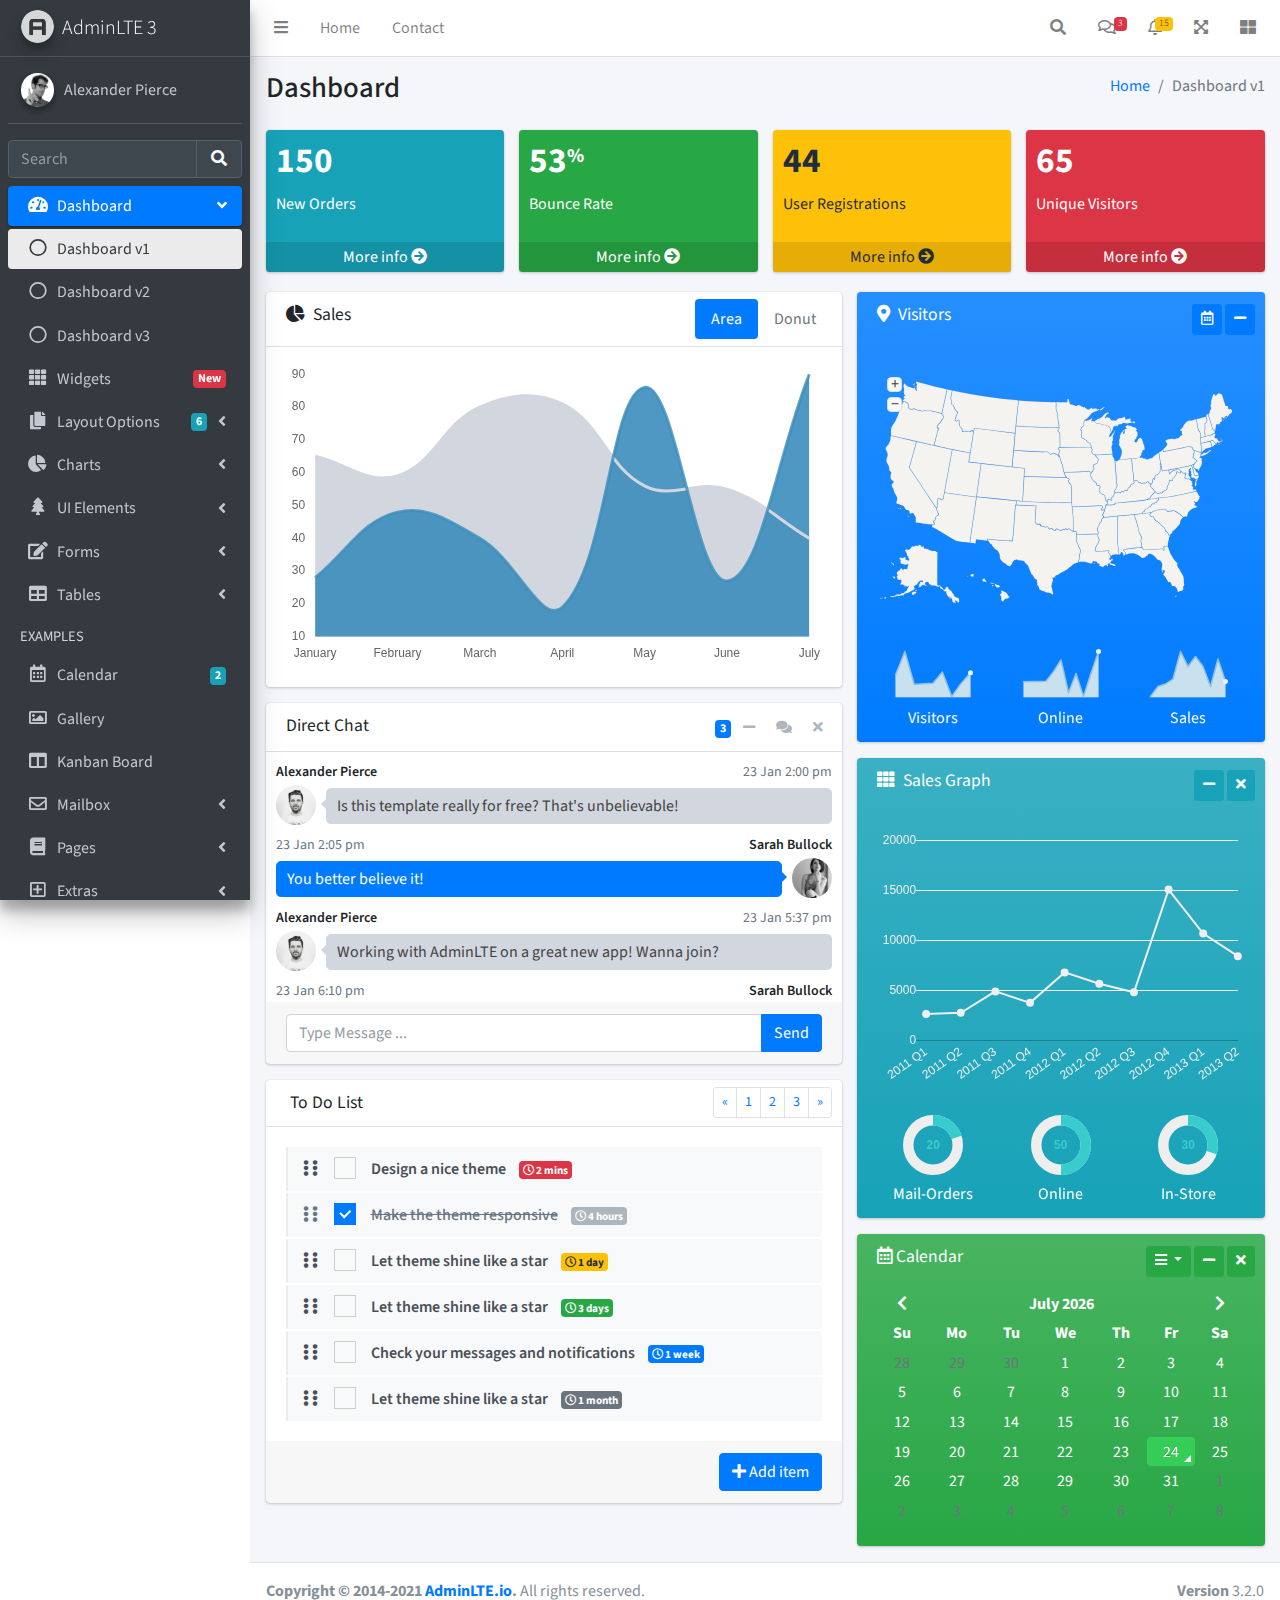
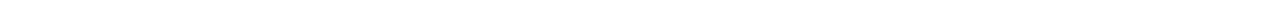
<file: AdminLTE-3.2.0/index.html>
<!DOCTYPE html>
<html lang="en">
<head>
  <meta charset="utf-8">
  <meta name="viewport" content="width=device-width, initial-scale=1">
  <title>AdminLTE 3 | Dashboard</title>

  <!-- Google Font: Source Sans Pro -->
  <link rel="stylesheet" href="https://fonts.googleapis.com/css?family=Source+Sans+Pro:300,400,400i,700&display=fallback">
  <!-- Font Awesome -->
  <link rel="stylesheet" href="plugins/fontawesome-free/css/all.min.css">
  <!-- Ionicons -->
  <link rel="stylesheet" href="https://code.ionicframework.com/ionicons/2.0.1/css/ionicons.min.css">
  <!-- Tempusdominus Bootstrap 4 -->
  <link rel="stylesheet" href="plugins/tempusdominus-bootstrap-4/css/tempusdominus-bootstrap-4.min.css">
  <!-- iCheck -->
  <link rel="stylesheet" href="plugins/icheck-bootstrap/icheck-bootstrap.min.css">
  <!-- JQVMap -->
  <link rel="stylesheet" href="plugins/jqvmap/jqvmap.min.css">
  <!-- Theme style -->
  <link rel="stylesheet" href="dist/css/adminlte.min.css">
  <!-- overlayScrollbars -->
  <link rel="stylesheet" href="plugins/overlayScrollbars/css/OverlayScrollbars.min.css">
  <!-- Daterange picker -->
  <link rel="stylesheet" href="plugins/daterangepicker/daterangepicker.css">
  <!-- summernote -->
  <link rel="stylesheet" href="plugins/summernote/summernote-bs4.min.css">
</head>
<body class="hold-transition sidebar-mini layout-fixed">
<div class="wrapper">

  <!-- Preloader -->
  <div class="preloader flex-column justify-content-center align-items-center">
    <img class="animation__shake" src="dist/img/AdminLTELogo.png" alt="AdminLTELogo" height="60" width="60">
  </div>

  <!-- Navbar -->
  <nav class="main-header navbar navbar-expand navbar-white navbar-light">
    <!-- Left navbar links -->
    <ul class="navbar-nav">
      <li class="nav-item">
        <a class="nav-link" data-widget="pushmenu" href="#" role="button"><i class="fas fa-bars"></i></a>
      </li>
      <li class="nav-item d-none d-sm-inline-block">
        <a href="index3.html" class="nav-link">Home</a>
      </li>
      <li class="nav-item d-none d-sm-inline-block">
        <a href="#" class="nav-link">Contact</a>
      </li>
    </ul>

    <!-- Right navbar links -->
    <ul class="navbar-nav ml-auto">
      <!-- Navbar Search -->
      <li class="nav-item">
        <a class="nav-link" data-widget="navbar-search" href="#" role="button">
          <i class="fas fa-search"></i>
        </a>
        <div class="navbar-search-block">
          <form class="form-inline">
            <div class="input-group input-group-sm">
              <input class="form-control form-control-navbar" type="search" placeholder="Search" aria-label="Search">
              <div class="input-group-append">
                <button class="btn btn-navbar" type="submit">
                  <i class="fas fa-search"></i>
                </button>
                <button class="btn btn-navbar" type="button" data-widget="navbar-search">
                  <i class="fas fa-times"></i>
                </button>
              </div>
            </div>
          </form>
        </div>
      </li>

      <!-- Messages Dropdown Menu -->
      <li class="nav-item dropdown">
        <a class="nav-link" data-toggle="dropdown" href="#">
          <i class="far fa-comments"></i>
          <span class="badge badge-danger navbar-badge">3</span>
        </a>
        <div class="dropdown-menu dropdown-menu-lg dropdown-menu-right">
          <a href="#" class="dropdown-item">
            <!-- Message Start -->
            <div class="media">
              <img src="dist/img/user1-128x128.jpg" alt="User Avatar" class="img-size-50 mr-3 img-circle">
              <div class="media-body">
                <h3 class="dropdown-item-title">
                  Brad Diesel
                  <span class="float-right text-sm text-danger"><i class="fas fa-star"></i></span>
                </h3>
                <p class="text-sm">Call me whenever you can...</p>
                <p class="text-sm text-muted"><i class="far fa-clock mr-1"></i> 4 Hours Ago</p>
              </div>
            </div>
            <!-- Message End -->
          </a>
          <div class="dropdown-divider"></div>
          <a href="#" class="dropdown-item">
            <!-- Message Start -->
            <div class="media">
              <img src="dist/img/user8-128x128.jpg" alt="User Avatar" class="img-size-50 img-circle mr-3">
              <div class="media-body">
                <h3 class="dropdown-item-title">
                  John Pierce
                  <span class="float-right text-sm text-muted"><i class="fas fa-star"></i></span>
                </h3>
                <p class="text-sm">I got your message bro</p>
                <p class="text-sm text-muted"><i class="far fa-clock mr-1"></i> 4 Hours Ago</p>
              </div>
            </div>
            <!-- Message End -->
          </a>
          <div class="dropdown-divider"></div>
          <a href="#" class="dropdown-item">
            <!-- Message Start -->
            <div class="media">
              <img src="dist/img/user3-128x128.jpg" alt="User Avatar" class="img-size-50 img-circle mr-3">
              <div class="media-body">
                <h3 class="dropdown-item-title">
                  Nora Silvester
                  <span class="float-right text-sm text-warning"><i class="fas fa-star"></i></span>
                </h3>
                <p class="text-sm">The subject goes here</p>
                <p class="text-sm text-muted"><i class="far fa-clock mr-1"></i> 4 Hours Ago</p>
              </div>
            </div>
            <!-- Message End -->
          </a>
          <div class="dropdown-divider"></div>
          <a href="#" class="dropdown-item dropdown-footer">See All Messages</a>
        </div>
      </li>
      <!-- Notifications Dropdown Menu -->
      <li class="nav-item dropdown">
        <a class="nav-link" data-toggle="dropdown" href="#">
          <i class="far fa-bell"></i>
          <span class="badge badge-warning navbar-badge">15</span>
        </a>
        <div class="dropdown-menu dropdown-menu-lg dropdown-menu-right">
          <span class="dropdown-item dropdown-header">15 Notifications</span>
          <div class="dropdown-divider"></div>
          <a href="#" class="dropdown-item">
            <i class="fas fa-envelope mr-2"></i> 4 new messages
            <span class="float-right text-muted text-sm">3 mins</span>
          </a>
          <div class="dropdown-divider"></div>
          <a href="#" class="dropdown-item">
            <i class="fas fa-users mr-2"></i> 8 friend requests
            <span class="float-right text-muted text-sm">12 hours</span>
          </a>
          <div class="dropdown-divider"></div>
          <a href="#" class="dropdown-item">
            <i class="fas fa-file mr-2"></i> 3 new reports
            <span class="float-right text-muted text-sm">2 days</span>
          </a>
          <div class="dropdown-divider"></div>
          <a href="#" class="dropdown-item dropdown-footer">See All Notifications</a>
        </div>
      </li>
      <li class="nav-item">
        <a class="nav-link" data-widget="fullscreen" href="#" role="button">
          <i class="fas fa-expand-arrows-alt"></i>
        </a>
      </li>
      <li class="nav-item">
        <a class="nav-link" data-widget="control-sidebar" data-controlsidebar-slide="true" href="#" role="button">
          <i class="fas fa-th-large"></i>
        </a>
      </li>
    </ul>
  </nav>
  <!-- /.navbar -->

  <!-- Main Sidebar Container -->
  <aside class="main-sidebar sidebar-dark-primary elevation-4">
    <!-- Brand Logo -->
    <a href="index3.html" class="brand-link">
      <img src="dist/img/AdminLTELogo.png" alt="AdminLTE Logo" class="brand-image img-circle elevation-3" style="opacity: .8">
      <span class="brand-text font-weight-light">AdminLTE 3</span>
    </a>

    <!-- Sidebar -->
    <div class="sidebar">
      <!-- Sidebar user panel (optional) -->
      <div class="user-panel mt-3 pb-3 mb-3 d-flex">
        <div class="image">
          <img src="dist/img/user2-160x160.jpg" class="img-circle elevation-2" alt="User Image">
        </div>
        <div class="info">
          <a href="#" class="d-block">Alexander Pierce</a>
        </div>
      </div>

      <!-- SidebarSearch Form -->
      <div class="form-inline">
        <div class="input-group" data-widget="sidebar-search">
          <input class="form-control form-control-sidebar" type="search" placeholder="Search" aria-label="Search">
          <div class="input-group-append">
            <button class="btn btn-sidebar">
              <i class="fas fa-search fa-fw"></i>
            </button>
          </div>
        </div>
      </div>

      <!-- Sidebar Menu -->
      <nav class="mt-2">
        <ul class="nav nav-pills nav-sidebar flex-column" data-widget="treeview" role="menu" data-accordion="false">
          <!-- Add icons to the links using the .nav-icon class
               with font-awesome or any other icon font library -->
          <li class="nav-item menu-open">
            <a href="#" class="nav-link active">
              <i class="nav-icon fas fa-tachometer-alt"></i>
              <p>
                Dashboard
                <i class="right fas fa-angle-left"></i>
              </p>
            </a>
            <ul class="nav nav-treeview">
              <li class="nav-item">
                <a href="./index.html" class="nav-link active">
                  <i class="far fa-circle nav-icon"></i>
                  <p>Dashboard v1</p>
                </a>
              </li>
              <li class="nav-item">
                <a href="./index2.html" class="nav-link">
                  <i class="far fa-circle nav-icon"></i>
                  <p>Dashboard v2</p>
                </a>
              </li>
              <li class="nav-item">
                <a href="./index3.html" class="nav-link">
                  <i class="far fa-circle nav-icon"></i>
                  <p>Dashboard v3</p>
                </a>
              </li>
            </ul>
          </li>
          <li class="nav-item">
            <a href="pages/widgets.html" class="nav-link">
              <i class="nav-icon fas fa-th"></i>
              <p>
                Widgets
                <span class="right badge badge-danger">New</span>
              </p>
            </a>
          </li>
          <li class="nav-item">
            <a href="#" class="nav-link">
              <i class="nav-icon fas fa-copy"></i>
              <p>
                Layout Options
                <i class="fas fa-angle-left right"></i>
                <span class="badge badge-info right">6</span>
              </p>
            </a>
            <ul class="nav nav-treeview">
              <li class="nav-item">
                <a href="pages/layout/top-nav.html" class="nav-link">
                  <i class="far fa-circle nav-icon"></i>
                  <p>Top Navigation</p>
                </a>
              </li>
              <li class="nav-item">
                <a href="pages/layout/top-nav-sidebar.html" class="nav-link">
                  <i class="far fa-circle nav-icon"></i>
                  <p>Top Navigation + Sidebar</p>
                </a>
              </li>
              <li class="nav-item">
                <a href="pages/layout/boxed.html" class="nav-link">
                  <i class="far fa-circle nav-icon"></i>
                  <p>Boxed</p>
                </a>
              </li>
              <li class="nav-item">
                <a href="pages/layout/fixed-sidebar.html" class="nav-link">
                  <i class="far fa-circle nav-icon"></i>
                  <p>Fixed Sidebar</p>
                </a>
              </li>
              <li class="nav-item">
                <a href="pages/layout/fixed-sidebar-custom.html" class="nav-link">
                  <i class="far fa-circle nav-icon"></i>
                  <p>Fixed Sidebar <small>+ Custom Area</small></p>
                </a>
              </li>
              <li class="nav-item">
                <a href="pages/layout/fixed-topnav.html" class="nav-link">
                  <i class="far fa-circle nav-icon"></i>
                  <p>Fixed Navbar</p>
                </a>
              </li>
              <li class="nav-item">
                <a href="pages/layout/fixed-footer.html" class="nav-link">
                  <i class="far fa-circle nav-icon"></i>
                  <p>Fixed Footer</p>
                </a>
              </li>
              <li class="nav-item">
                <a href="pages/layout/collapsed-sidebar.html" class="nav-link">
                  <i class="far fa-circle nav-icon"></i>
                  <p>Collapsed Sidebar</p>
                </a>
              </li>
            </ul>
          </li>
          <li class="nav-item">
            <a href="#" class="nav-link">
              <i class="nav-icon fas fa-chart-pie"></i>
              <p>
                Charts
                <i class="right fas fa-angle-left"></i>
              </p>
            </a>
            <ul class="nav nav-treeview">
              <li class="nav-item">
                <a href="pages/charts/chartjs.html" class="nav-link">
                  <i class="far fa-circle nav-icon"></i>
                  <p>ChartJS</p>
                </a>
              </li>
              <li class="nav-item">
                <a href="pages/charts/flot.html" class="nav-link">
                  <i class="far fa-circle nav-icon"></i>
                  <p>Flot</p>
                </a>
              </li>
              <li class="nav-item">
                <a href="pages/charts/inline.html" class="nav-link">
                  <i class="far fa-circle nav-icon"></i>
                  <p>Inline</p>
                </a>
              </li>
              <li class="nav-item">
                <a href="pages/charts/uplot.html" class="nav-link">
                  <i class="far fa-circle nav-icon"></i>
                  <p>uPlot</p>
                </a>
              </li>
            </ul>
          </li>
          <li class="nav-item">
            <a href="#" class="nav-link">
              <i class="nav-icon fas fa-tree"></i>
              <p>
                UI Elements
                <i class="fas fa-angle-left right"></i>
              </p>
            </a>
            <ul class="nav nav-treeview">
              <li class="nav-item">
                <a href="pages/UI/general.html" class="nav-link">
                  <i class="far fa-circle nav-icon"></i>
                  <p>General</p>
                </a>
              </li>
              <li class="nav-item">
                <a href="pages/UI/icons.html" class="nav-link">
                  <i class="far fa-circle nav-icon"></i>
                  <p>Icons</p>
                </a>
              </li>
              <li class="nav-item">
                <a href="pages/UI/buttons.html" class="nav-link">
                  <i class="far fa-circle nav-icon"></i>
                  <p>Buttons</p>
                </a>
              </li>
              <li class="nav-item">
                <a href="pages/UI/sliders.html" class="nav-link">
                  <i class="far fa-circle nav-icon"></i>
                  <p>Sliders</p>
                </a>
              </li>
              <li class="nav-item">
                <a href="pages/UI/modals.html" class="nav-link">
                  <i class="far fa-circle nav-icon"></i>
                  <p>Modals & Alerts</p>
                </a>
              </li>
              <li class="nav-item">
                <a href="pages/UI/navbar.html" class="nav-link">
                  <i class="far fa-circle nav-icon"></i>
                  <p>Navbar & Tabs</p>
                </a>
              </li>
              <li class="nav-item">
                <a href="pages/UI/timeline.html" class="nav-link">
                  <i class="far fa-circle nav-icon"></i>
                  <p>Timeline</p>
                </a>
              </li>
              <li class="nav-item">
                <a href="pages/UI/ribbons.html" class="nav-link">
                  <i class="far fa-circle nav-icon"></i>
                  <p>Ribbons</p>
                </a>
              </li>
            </ul>
          </li>
          <li class="nav-item">
            <a href="#" class="nav-link">
              <i class="nav-icon fas fa-edit"></i>
              <p>
                Forms
                <i class="fas fa-angle-left right"></i>
              </p>
            </a>
            <ul class="nav nav-treeview">
              <li class="nav-item">
                <a href="pages/forms/general.html" class="nav-link">
                  <i class="far fa-circle nav-icon"></i>
                  <p>General Elements</p>
                </a>
              </li>
              <li class="nav-item">
                <a href="pages/forms/advanced.html" class="nav-link">
                  <i class="far fa-circle nav-icon"></i>
                  <p>Advanced Elements</p>
                </a>
              </li>
              <li class="nav-item">
                <a href="pages/forms/editors.html" class="nav-link">
                  <i class="far fa-circle nav-icon"></i>
                  <p>Editors</p>
                </a>
              </li>
              <li class="nav-item">
                <a href="pages/forms/validation.html" class="nav-link">
                  <i class="far fa-circle nav-icon"></i>
                  <p>Validation</p>
                </a>
              </li>
            </ul>
          </li>
          <li class="nav-item">
            <a href="#" class="nav-link">
              <i class="nav-icon fas fa-table"></i>
              <p>
                Tables
                <i class="fas fa-angle-left right"></i>
              </p>
            </a>
            <ul class="nav nav-treeview">
              <li class="nav-item">
                <a href="pages/tables/simple.html" class="nav-link">
                  <i class="far fa-circle nav-icon"></i>
                  <p>Simple Tables</p>
                </a>
              </li>
              <li class="nav-item">
                <a href="pages/tables/data.html" class="nav-link">
                  <i class="far fa-circle nav-icon"></i>
                  <p>DataTables</p>
                </a>
              </li>
              <li class="nav-item">
                <a href="pages/tables/jsgrid.html" class="nav-link">
                  <i class="far fa-circle nav-icon"></i>
                  <p>jsGrid</p>
                </a>
              </li>
            </ul>
          </li>
          <li class="nav-header">EXAMPLES</li>
          <li class="nav-item">
            <a href="pages/calendar.html" class="nav-link">
              <i class="nav-icon far fa-calendar-alt"></i>
              <p>
                Calendar
                <span class="badge badge-info right">2</span>
              </p>
            </a>
          </li>
          <li class="nav-item">
            <a href="pages/gallery.html" class="nav-link">
              <i class="nav-icon far fa-image"></i>
              <p>
                Gallery
              </p>
            </a>
          </li>
          <li class="nav-item">
            <a href="pages/kanban.html" class="nav-link">
              <i class="nav-icon fas fa-columns"></i>
              <p>
                Kanban Board
              </p>
            </a>
          </li>
          <li class="nav-item">
            <a href="#" class="nav-link">
              <i class="nav-icon far fa-envelope"></i>
              <p>
                Mailbox
                <i class="fas fa-angle-left right"></i>
              </p>
            </a>
            <ul class="nav nav-treeview">
              <li class="nav-item">
                <a href="pages/mailbox/mailbox.html" class="nav-link">
                  <i class="far fa-circle nav-icon"></i>
                  <p>Inbox</p>
                </a>
              </li>
              <li class="nav-item">
                <a href="pages/mailbox/compose.html" class="nav-link">
                  <i class="far fa-circle nav-icon"></i>
                  <p>Compose</p>
                </a>
              </li>
              <li class="nav-item">
                <a href="pages/mailbox/read-mail.html" class="nav-link">
                  <i class="far fa-circle nav-icon"></i>
                  <p>Read</p>
                </a>
              </li>
            </ul>
          </li>
          <li class="nav-item">
            <a href="#" class="nav-link">
              <i class="nav-icon fas fa-book"></i>
              <p>
                Pages
                <i class="fas fa-angle-left right"></i>
              </p>
            </a>
            <ul class="nav nav-treeview">
              <li class="nav-item">
                <a href="pages/examples/invoice.html" class="nav-link">
                  <i class="far fa-circle nav-icon"></i>
                  <p>Invoice</p>
                </a>
              </li>
              <li class="nav-item">
                <a href="pages/examples/profile.html" class="nav-link">
                  <i class="far fa-circle nav-icon"></i>
                  <p>Profile</p>
                </a>
              </li>
              <li class="nav-item">
                <a href="pages/examples/e-commerce.html" class="nav-link">
                  <i class="far fa-circle nav-icon"></i>
                  <p>E-commerce</p>
                </a>
              </li>
              <li class="nav-item">
                <a href="pages/examples/projects.html" class="nav-link">
                  <i class="far fa-circle nav-icon"></i>
                  <p>Projects</p>
                </a>
              </li>
              <li class="nav-item">
                <a href="pages/examples/project-add.html" class="nav-link">
                  <i class="far fa-circle nav-icon"></i>
                  <p>Project Add</p>
                </a>
              </li>
              <li class="nav-item">
                <a href="pages/examples/project-edit.html" class="nav-link">
                  <i class="far fa-circle nav-icon"></i>
                  <p>Project Edit</p>
                </a>
              </li>
              <li class="nav-item">
                <a href="pages/examples/project-detail.html" class="nav-link">
                  <i class="far fa-circle nav-icon"></i>
                  <p>Project Detail</p>
                </a>
              </li>
              <li class="nav-item">
                <a href="pages/examples/contacts.html" class="nav-link">
                  <i class="far fa-circle nav-icon"></i>
                  <p>Contacts</p>
                </a>
              </li>
              <li class="nav-item">
                <a href="pages/examples/faq.html" class="nav-link">
                  <i class="far fa-circle nav-icon"></i>
                  <p>FAQ</p>
                </a>
              </li>
              <li class="nav-item">
                <a href="pages/examples/contact-us.html" class="nav-link">
                  <i class="far fa-circle nav-icon"></i>
                  <p>Contact us</p>
                </a>
              </li>
            </ul>
          </li>
          <li class="nav-item">
            <a href="#" class="nav-link">
              <i class="nav-icon far fa-plus-square"></i>
              <p>
                Extras
                <i class="fas fa-angle-left right"></i>
              </p>
            </a>
            <ul class="nav nav-treeview">
              <li class="nav-item">
                <a href="#" class="nav-link">
                  <i class="far fa-circle nav-icon"></i>
                  <p>
                    Login & Register v1
                    <i class="fas fa-angle-left right"></i>
                  </p>
                </a>
                <ul class="nav nav-treeview">
                  <li class="nav-item">
                    <a href="pages/examples/login.html" class="nav-link">
                      <i class="far fa-circle nav-icon"></i>
                      <p>Login v1</p>
                    </a>
                  </li>
                  <li class="nav-item">
                    <a href="pages/examples/register.html" class="nav-link">
                      <i class="far fa-circle nav-icon"></i>
                      <p>Register v1</p>
                    </a>
                  </li>
                  <li class="nav-item">
                    <a href="pages/examples/forgot-password.html" class="nav-link">
                      <i class="far fa-circle nav-icon"></i>
                      <p>Forgot Password v1</p>
                    </a>
                  </li>
                  <li class="nav-item">
                    <a href="pages/examples/recover-password.html" class="nav-link">
                      <i class="far fa-circle nav-icon"></i>
                      <p>Recover Password v1</p>
                    </a>
                  </li>
                </ul>
              </li>
              <li class="nav-item">
                <a href="#" class="nav-link">
                  <i class="far fa-circle nav-icon"></i>
                  <p>
                    Login & Register v2
                    <i class="fas fa-angle-left right"></i>
                  </p>
                </a>
                <ul class="nav nav-treeview">
                  <li class="nav-item">
                    <a href="pages/examples/login-v2.html" class="nav-link">
                      <i class="far fa-circle nav-icon"></i>
                      <p>Login v2</p>
                    </a>
                  </li>
                  <li class="nav-item">
                    <a href="pages/examples/register-v2.html" class="nav-link">
                      <i class="far fa-circle nav-icon"></i>
                      <p>Register v2</p>
                    </a>
                  </li>
                  <li class="nav-item">
                    <a href="pages/examples/forgot-password-v2.html" class="nav-link">
                      <i class="far fa-circle nav-icon"></i>
                      <p>Forgot Password v2</p>
                    </a>
                  </li>
                  <li class="nav-item">
                    <a href="pages/examples/recover-password-v2.html" class="nav-link">
                      <i class="far fa-circle nav-icon"></i>
                      <p>Recover Password v2</p>
                    </a>
                  </li>
                </ul>
              </li>
              <li class="nav-item">
                <a href="pages/examples/lockscreen.html" class="nav-link">
                  <i class="far fa-circle nav-icon"></i>
                  <p>Lockscreen</p>
                </a>
              </li>
              <li class="nav-item">
                <a href="pages/examples/legacy-user-menu.html" class="nav-link">
                  <i class="far fa-circle nav-icon"></i>
                  <p>Legacy User Menu</p>
                </a>
              </li>
              <li class="nav-item">
                <a href="pages/examples/language-menu.html" class="nav-link">
                  <i class="far fa-circle nav-icon"></i>
                  <p>Language Menu</p>
                </a>
              </li>
              <li class="nav-item">
                <a href="pages/examples/404.html" class="nav-link">
                  <i class="far fa-circle nav-icon"></i>
                  <p>Error 404</p>
                </a>
              </li>
              <li class="nav-item">
                <a href="pages/examples/500.html" class="nav-link">
                  <i class="far fa-circle nav-icon"></i>
                  <p>Error 500</p>
                </a>
              </li>
              <li class="nav-item">
                <a href="pages/examples/pace.html" class="nav-link">
                  <i class="far fa-circle nav-icon"></i>
                  <p>Pace</p>
                </a>
              </li>
              <li class="nav-item">
                <a href="pages/examples/blank.html" class="nav-link">
                  <i class="far fa-circle nav-icon"></i>
                  <p>Blank Page</p>
                </a>
              </li>
              <li class="nav-item">
                <a href="starter.html" class="nav-link">
                  <i class="far fa-circle nav-icon"></i>
                  <p>Starter Page</p>
                </a>
              </li>
            </ul>
          </li>
          <li class="nav-item">
            <a href="#" class="nav-link">
              <i class="nav-icon fas fa-search"></i>
              <p>
                Search
                <i class="fas fa-angle-left right"></i>
              </p>
            </a>
            <ul class="nav nav-treeview">
              <li class="nav-item">
                <a href="pages/search/simple.html" class="nav-link">
                  <i class="far fa-circle nav-icon"></i>
                  <p>Simple Search</p>
                </a>
              </li>
              <li class="nav-item">
                <a href="pages/search/enhanced.html" class="nav-link">
                  <i class="far fa-circle nav-icon"></i>
                  <p>Enhanced</p>
                </a>
              </li>
            </ul>
          </li>
          <li class="nav-header">MISCELLANEOUS</li>
          <li class="nav-item">
            <a href="iframe.html" class="nav-link">
              <i class="nav-icon fas fa-ellipsis-h"></i>
              <p>Tabbed IFrame Plugin</p>
            </a>
          </li>
          <li class="nav-item">
            <a href="https://adminlte.io/docs/3.1/" class="nav-link">
              <i class="nav-icon fas fa-file"></i>
              <p>Documentation</p>
            </a>
          </li>
          <li class="nav-header">MULTI LEVEL EXAMPLE</li>
          <li class="nav-item">
            <a href="#" class="nav-link">
              <i class="fas fa-circle nav-icon"></i>
              <p>Level 1</p>
            </a>
          </li>
          <li class="nav-item">
            <a href="#" class="nav-link">
              <i class="nav-icon fas fa-circle"></i>
              <p>
                Level 1
                <i class="right fas fa-angle-left"></i>
              </p>
            </a>
            <ul class="nav nav-treeview">
              <li class="nav-item">
                <a href="#" class="nav-link">
                  <i class="far fa-circle nav-icon"></i>
                  <p>Level 2</p>
                </a>
              </li>
              <li class="nav-item">
                <a href="#" class="nav-link">
                  <i class="far fa-circle nav-icon"></i>
                  <p>
                    Level 2
                    <i class="right fas fa-angle-left"></i>
                  </p>
                </a>
                <ul class="nav nav-treeview">
                  <li class="nav-item">
                    <a href="#" class="nav-link">
                      <i class="far fa-dot-circle nav-icon"></i>
                      <p>Level 3</p>
                    </a>
                  </li>
                  <li class="nav-item">
                    <a href="#" class="nav-link">
                      <i class="far fa-dot-circle nav-icon"></i>
                      <p>Level 3</p>
                    </a>
                  </li>
                  <li class="nav-item">
                    <a href="#" class="nav-link">
                      <i class="far fa-dot-circle nav-icon"></i>
                      <p>Level 3</p>
                    </a>
                  </li>
                </ul>
              </li>
              <li class="nav-item">
                <a href="#" class="nav-link">
                  <i class="far fa-circle nav-icon"></i>
                  <p>Level 2</p>
                </a>
              </li>
            </ul>
          </li>
          <li class="nav-item">
            <a href="#" class="nav-link">
              <i class="fas fa-circle nav-icon"></i>
              <p>Level 1</p>
            </a>
          </li>
          <li class="nav-header">LABELS</li>
          <li class="nav-item">
            <a href="#" class="nav-link">
              <i class="nav-icon far fa-circle text-danger"></i>
              <p class="text">Important</p>
            </a>
          </li>
          <li class="nav-item">
            <a href="#" class="nav-link">
              <i class="nav-icon far fa-circle text-warning"></i>
              <p>Warning</p>
            </a>
          </li>
          <li class="nav-item">
            <a href="#" class="nav-link">
              <i class="nav-icon far fa-circle text-info"></i>
              <p>Informational</p>
            </a>
          </li>
        </ul>
      </nav>
      <!-- /.sidebar-menu -->
    </div>
    <!-- /.sidebar -->
  </aside>

  <!-- Content Wrapper. Contains page content -->
  <div class="content-wrapper">
    <!-- Content Header (Page header) -->
    <div class="content-header">
      <div class="container-fluid">
        <div class="row mb-2">
          <div class="col-sm-6">
            <h1 class="m-0">Dashboard</h1>
          </div><!-- /.col -->
          <div class="col-sm-6">
            <ol class="breadcrumb float-sm-right">
              <li class="breadcrumb-item"><a href="#">Home</a></li>
              <li class="breadcrumb-item active">Dashboard v1</li>
            </ol>
          </div><!-- /.col -->
        </div><!-- /.row -->
      </div><!-- /.container-fluid -->
    </div>
    <!-- /.content-header -->

    <!-- Main content -->
    <section class="content">
      <div class="container-fluid">
        <!-- Small boxes (Stat box) -->
        <div class="row">
          <div class="col-lg-3 col-6">
            <!-- small box -->
            <div class="small-box bg-info">
              <div class="inner">
                <h3>150</h3>

                <p>New Orders</p>
              </div>
              <div class="icon">
                <i class="ion ion-bag"></i>
              </div>
              <a href="#" class="small-box-footer">More info <i class="fas fa-arrow-circle-right"></i></a>
            </div>
          </div>
          <!-- ./col -->
          <div class="col-lg-3 col-6">
            <!-- small box -->
            <div class="small-box bg-success">
              <div class="inner">
                <h3>53<sup style="font-size: 20px">%</sup></h3>

                <p>Bounce Rate</p>
              </div>
              <div class="icon">
                <i class="ion ion-stats-bars"></i>
              </div>
              <a href="#" class="small-box-footer">More info <i class="fas fa-arrow-circle-right"></i></a>
            </div>
          </div>
          <!-- ./col -->
          <div class="col-lg-3 col-6">
            <!-- small box -->
            <div class="small-box bg-warning">
              <div class="inner">
                <h3>44</h3>

                <p>User Registrations</p>
              </div>
              <div class="icon">
                <i class="ion ion-person-add"></i>
              </div>
              <a href="#" class="small-box-footer">More info <i class="fas fa-arrow-circle-right"></i></a>
            </div>
          </div>
          <!-- ./col -->
          <div class="col-lg-3 col-6">
            <!-- small box -->
            <div class="small-box bg-danger">
              <div class="inner">
                <h3>65</h3>

                <p>Unique Visitors</p>
              </div>
              <div class="icon">
                <i class="ion ion-pie-graph"></i>
              </div>
              <a href="#" class="small-box-footer">More info <i class="fas fa-arrow-circle-right"></i></a>
            </div>
          </div>
          <!-- ./col -->
        </div>
        <!-- /.row -->
        <!-- Main row -->
        <div class="row">
          <!-- Left col -->
          <section class="col-lg-7 connectedSortable">
            <!-- Custom tabs (Charts with tabs)-->
            <div class="card">
              <div class="card-header">
                <h3 class="card-title">
                  <i class="fas fa-chart-pie mr-1"></i>
                  Sales
                </h3>
                <div class="card-tools">
                  <ul class="nav nav-pills ml-auto">
                    <li class="nav-item">
                      <a class="nav-link active" href="#revenue-chart" data-toggle="tab">Area</a>
                    </li>
                    <li class="nav-item">
                      <a class="nav-link" href="#sales-chart" data-toggle="tab">Donut</a>
                    </li>
                  </ul>
                </div>
              </div><!-- /.card-header -->
              <div class="card-body">
                <div class="tab-content p-0">
                  <!-- Morris chart - Sales -->
                  <div class="chart tab-pane active" id="revenue-chart"
                       style="position: relative; height: 300px;">
                      <canvas id="revenue-chart-canvas" height="300" style="height: 300px;"></canvas>
                   </div>
                  <div class="chart tab-pane" id="sales-chart" style="position: relative; height: 300px;">
                    <canvas id="sales-chart-canvas" height="300" style="height: 300px;"></canvas>
                  </div>
                </div>
              </div><!-- /.card-body -->
            </div>
            <!-- /.card -->

            <!-- DIRECT CHAT -->
            <div class="card direct-chat direct-chat-primary">
              <div class="card-header">
                <h3 class="card-title">Direct Chat</h3>

                <div class="card-tools">
                  <span title="3 New Messages" class="badge badge-primary">3</span>
                  <button type="button" class="btn btn-tool" data-card-widget="collapse">
                    <i class="fas fa-minus"></i>
                  </button>
                  <button type="button" class="btn btn-tool" title="Contacts" data-widget="chat-pane-toggle">
                    <i class="fas fa-comments"></i>
                  </button>
                  <button type="button" class="btn btn-tool" data-card-widget="remove">
                    <i class="fas fa-times"></i>
                  </button>
                </div>
              </div>
              <!-- /.card-header -->
              <div class="card-body">
                <!-- Conversations are loaded here -->
                <div class="direct-chat-messages">
                  <!-- Message. Default to the left -->
                  <div class="direct-chat-msg">
                    <div class="direct-chat-infos clearfix">
                      <span class="direct-chat-name float-left">Alexander Pierce</span>
                      <span class="direct-chat-timestamp float-right">23 Jan 2:00 pm</span>
                    </div>
                    <!-- /.direct-chat-infos -->
                    <img class="direct-chat-img" src="dist/img/user1-128x128.jpg" alt="message user image">
                    <!-- /.direct-chat-img -->
                    <div class="direct-chat-text">
                      Is this template really for free? That's unbelievable!
                    </div>
                    <!-- /.direct-chat-text -->
                  </div>
                  <!-- /.direct-chat-msg -->

                  <!-- Message to the right -->
                  <div class="direct-chat-msg right">
                    <div class="direct-chat-infos clearfix">
                      <span class="direct-chat-name float-right">Sarah Bullock</span>
                      <span class="direct-chat-timestamp float-left">23 Jan 2:05 pm</span>
                    </div>
                    <!-- /.direct-chat-infos -->
                    <img class="direct-chat-img" src="dist/img/user3-128x128.jpg" alt="message user image">
                    <!-- /.direct-chat-img -->
                    <div class="direct-chat-text">
                      You better believe it!
                    </div>
                    <!-- /.direct-chat-text -->
                  </div>
                  <!-- /.direct-chat-msg -->

                  <!-- Message. Default to the left -->
                  <div class="direct-chat-msg">
                    <div class="direct-chat-infos clearfix">
                      <span class="direct-chat-name float-left">Alexander Pierce</span>
                      <span class="direct-chat-timestamp float-right">23 Jan 5:37 pm</span>
                    </div>
                    <!-- /.direct-chat-infos -->
                    <img class="direct-chat-img" src="dist/img/user1-128x128.jpg" alt="message user image">
                    <!-- /.direct-chat-img -->
                    <div class="direct-chat-text">
                      Working with AdminLTE on a great new app! Wanna join?
                    </div>
                    <!-- /.direct-chat-text -->
                  </div>
                  <!-- /.direct-chat-msg -->

                  <!-- Message to the right -->
                  <div class="direct-chat-msg right">
                    <div class="direct-chat-infos clearfix">
                      <span class="direct-chat-name float-right">Sarah Bullock</span>
                      <span class="direct-chat-timestamp float-left">23 Jan 6:10 pm</span>
                    </div>
                    <!-- /.direct-chat-infos -->
                    <img class="direct-chat-img" src="dist/img/user3-128x128.jpg" alt="message user image">
                    <!-- /.direct-chat-img -->
                    <div class="direct-chat-text">
                      I would love to.
                    </div>
                    <!-- /.direct-chat-text -->
                  </div>
                  <!-- /.direct-chat-msg -->

                </div>
                <!--/.direct-chat-messages-->

                <!-- Contacts are loaded here -->
                <div class="direct-chat-contacts">
                  <ul class="contacts-list">
                    <li>
                      <a href="#">
                        <img class="contacts-list-img" src="dist/img/user1-128x128.jpg" alt="User Avatar">

                        <div class="contacts-list-info">
                          <span class="contacts-list-name">
                            Count Dracula
                            <small class="contacts-list-date float-right">2/28/2015</small>
                          </span>
                          <span class="contacts-list-msg">How have you been? I was...</span>
                        </div>
                        <!-- /.contacts-list-info -->
                      </a>
                    </li>
                    <!-- End Contact Item -->
                    <li>
                      <a href="#">
                        <img class="contacts-list-img" src="dist/img/user7-128x128.jpg" alt="User Avatar">

                        <div class="contacts-list-info">
                          <span class="contacts-list-name">
                            Sarah Doe
                            <small class="contacts-list-date float-right">2/23/2015</small>
                          </span>
                          <span class="contacts-list-msg">I will be waiting for...</span>
                        </div>
                        <!-- /.contacts-list-info -->
                      </a>
                    </li>
                    <!-- End Contact Item -->
                    <li>
                      <a href="#">
                        <img class="contacts-list-img" src="dist/img/user3-128x128.jpg" alt="User Avatar">

                        <div class="contacts-list-info">
                          <span class="contacts-list-name">
                            Nadia Jolie
                            <small class="contacts-list-date float-right">2/20/2015</small>
                          </span>
                          <span class="contacts-list-msg">I'll call you back at...</span>
                        </div>
                        <!-- /.contacts-list-info -->
                      </a>
                    </li>
                    <!-- End Contact Item -->
                    <li>
                      <a href="#">
                        <img class="contacts-list-img" src="dist/img/user5-128x128.jpg" alt="User Avatar">

                        <div class="contacts-list-info">
                          <span class="contacts-list-name">
                            Nora S. Vans
                            <small class="contacts-list-date float-right">2/10/2015</small>
                          </span>
                          <span class="contacts-list-msg">Where is your new...</span>
                        </div>
                        <!-- /.contacts-list-info -->
                      </a>
                    </li>
                    <!-- End Contact Item -->
                    <li>
                      <a href="#">
                        <img class="contacts-list-img" src="dist/img/user6-128x128.jpg" alt="User Avatar">

                        <div class="contacts-list-info">
                          <span class="contacts-list-name">
                            John K.
                            <small class="contacts-list-date float-right">1/27/2015</small>
                          </span>
                          <span class="contacts-list-msg">Can I take a look at...</span>
                        </div>
                        <!-- /.contacts-list-info -->
                      </a>
                    </li>
                    <!-- End Contact Item -->
                    <li>
                      <a href="#">
                        <img class="contacts-list-img" src="dist/img/user8-128x128.jpg" alt="User Avatar">

                        <div class="contacts-list-info">
                          <span class="contacts-list-name">
                            Kenneth M.
                            <small class="contacts-list-date float-right">1/4/2015</small>
                          </span>
                          <span class="contacts-list-msg">Never mind I found...</span>
                        </div>
                        <!-- /.contacts-list-info -->
                      </a>
                    </li>
                    <!-- End Contact Item -->
                  </ul>
                  <!-- /.contacts-list -->
                </div>
                <!-- /.direct-chat-pane -->
              </div>
              <!-- /.card-body -->
              <div class="card-footer">
                <form action="#" method="post">
                  <div class="input-group">
                    <input type="text" name="message" placeholder="Type Message ..." class="form-control">
                    <span class="input-group-append">
                      <button type="button" class="btn btn-primary">Send</button>
                    </span>
                  </div>
                </form>
              </div>
              <!-- /.card-footer-->
            </div>
            <!--/.direct-chat -->

            <!-- TO DO List -->
            <div class="card">
              <div class="card-header">
                <h3 class="card-title">
                  <i class="ion ion-clipboard mr-1"></i>
                  To Do List
                </h3>

                <div class="card-tools">
                  <ul class="pagination pagination-sm">
                    <li class="page-item"><a href="#" class="page-link">&laquo;</a></li>
                    <li class="page-item"><a href="#" class="page-link">1</a></li>
                    <li class="page-item"><a href="#" class="page-link">2</a></li>
                    <li class="page-item"><a href="#" class="page-link">3</a></li>
                    <li class="page-item"><a href="#" class="page-link">&raquo;</a></li>
                  </ul>
                </div>
              </div>
              <!-- /.card-header -->
              <div class="card-body">
                <ul class="todo-list" data-widget="todo-list">
                  <li>
                    <!-- drag handle -->
                    <span class="handle">
                      <i class="fas fa-ellipsis-v"></i>
                      <i class="fas fa-ellipsis-v"></i>
                    </span>
                    <!-- checkbox -->
                    <div  class="icheck-primary d-inline ml-2">
                      <input type="checkbox" value="" name="todo1" id="todoCheck1">
                      <label for="todoCheck1"></label>
                    </div>
                    <!-- todo text -->
                    <span class="text">Design a nice theme</span>
                    <!-- Emphasis label -->
                    <small class="badge badge-danger"><i class="far fa-clock"></i> 2 mins</small>
                    <!-- General tools such as edit or delete-->
                    <div class="tools">
                      <i class="fas fa-edit"></i>
                      <i class="fas fa-trash-o"></i>
                    </div>
                  </li>
                  <li>
                    <span class="handle">
                      <i class="fas fa-ellipsis-v"></i>
                      <i class="fas fa-ellipsis-v"></i>
                    </span>
                    <div  class="icheck-primary d-inline ml-2">
                      <input type="checkbox" value="" name="todo2" id="todoCheck2" checked>
                      <label for="todoCheck2"></label>
                    </div>
                    <span class="text">Make the theme responsive</span>
                    <small class="badge badge-info"><i class="far fa-clock"></i> 4 hours</small>
                    <div class="tools">
                      <i class="fas fa-edit"></i>
                      <i class="fas fa-trash-o"></i>
                    </div>
                  </li>
                  <li>
                    <span class="handle">
                      <i class="fas fa-ellipsis-v"></i>
                      <i class="fas fa-ellipsis-v"></i>
                    </span>
                    <div  class="icheck-primary d-inline ml-2">
                      <input type="checkbox" value="" name="todo3" id="todoCheck3">
                      <label for="todoCheck3"></label>
                    </div>
                    <span class="text">Let theme shine like a star</span>
                    <small class="badge badge-warning"><i class="far fa-clock"></i> 1 day</small>
                    <div class="tools">
                      <i class="fas fa-edit"></i>
                      <i class="fas fa-trash-o"></i>
                    </div>
                  </li>
                  <li>
                    <span class="handle">
                      <i class="fas fa-ellipsis-v"></i>
                      <i class="fas fa-ellipsis-v"></i>
                    </span>
                    <div  class="icheck-primary d-inline ml-2">
                      <input type="checkbox" value="" name="todo4" id="todoCheck4">
                      <label for="todoCheck4"></label>
                    </div>
                    <span class="text">Let theme shine like a star</span>
                    <small class="badge badge-success"><i class="far fa-clock"></i> 3 days</small>
                    <div class="tools">
                      <i class="fas fa-edit"></i>
                      <i class="fas fa-trash-o"></i>
                    </div>
                  </li>
                  <li>
                    <span class="handle">
                      <i class="fas fa-ellipsis-v"></i>
                      <i class="fas fa-ellipsis-v"></i>
                    </span>
                    <div  class="icheck-primary d-inline ml-2">
                      <input type="checkbox" value="" name="todo5" id="todoCheck5">
                      <label for="todoCheck5"></label>
                    </div>
                    <span class="text">Check your messages and notifications</span>
                    <small class="badge badge-primary"><i class="far fa-clock"></i> 1 week</small>
                    <div class="tools">
                      <i class="fas fa-edit"></i>
                      <i class="fas fa-trash-o"></i>
                    </div>
                  </li>
                  <li>
                    <span class="handle">
                      <i class="fas fa-ellipsis-v"></i>
                      <i class="fas fa-ellipsis-v"></i>
                    </span>
                    <div  class="icheck-primary d-inline ml-2">
                      <input type="checkbox" value="" name="todo6" id="todoCheck6">
                      <label for="todoCheck6"></label>
                    </div>
                    <span class="text">Let theme shine like a star</span>
                    <small class="badge badge-secondary"><i class="far fa-clock"></i> 1 month</small>
                    <div class="tools">
                      <i class="fas fa-edit"></i>
                      <i class="fas fa-trash-o"></i>
                    </div>
                  </li>
                </ul>
              </div>
              <!-- /.card-body -->
              <div class="card-footer clearfix">
                <button type="button" class="btn btn-primary float-right"><i class="fas fa-plus"></i> Add item</button>
              </div>
            </div>
            <!-- /.card -->
          </section>
          <!-- /.Left col -->
          <!-- right col (We are only adding the ID to make the widgets sortable)-->
          <section class="col-lg-5 connectedSortable">

            <!-- Map card -->
            <div class="card bg-gradient-primary">
              <div class="card-header border-0">
                <h3 class="card-title">
                  <i class="fas fa-map-marker-alt mr-1"></i>
                  Visitors
                </h3>
                <!-- card tools -->
                <div class="card-tools">
                  <button type="button" class="btn btn-primary btn-sm daterange" title="Date range">
                    <i class="far fa-calendar-alt"></i>
                  </button>
                  <button type="button" class="btn btn-primary btn-sm" data-card-widget="collapse" title="Collapse">
                    <i class="fas fa-minus"></i>
                  </button>
                </div>
                <!-- /.card-tools -->
              </div>
              <div class="card-body">
                <div id="world-map" style="height: 250px; width: 100%;"></div>
              </div>
              <!-- /.card-body-->
              <div class="card-footer bg-transparent">
                <div class="row">
                  <div class="col-4 text-center">
                    <div id="sparkline-1"></div>
                    <div class="text-white">Visitors</div>
                  </div>
                  <!-- ./col -->
                  <div class="col-4 text-center">
                    <div id="sparkline-2"></div>
                    <div class="text-white">Online</div>
                  </div>
                  <!-- ./col -->
                  <div class="col-4 text-center">
                    <div id="sparkline-3"></div>
                    <div class="text-white">Sales</div>
                  </div>
                  <!-- ./col -->
                </div>
                <!-- /.row -->
              </div>
            </div>
            <!-- /.card -->

            <!-- solid sales graph -->
            <div class="card bg-gradient-info">
              <div class="card-header border-0">
                <h3 class="card-title">
                  <i class="fas fa-th mr-1"></i>
                  Sales Graph
                </h3>

                <div class="card-tools">
                  <button type="button" class="btn bg-info btn-sm" data-card-widget="collapse">
                    <i class="fas fa-minus"></i>
                  </button>
                  <button type="button" class="btn bg-info btn-sm" data-card-widget="remove">
                    <i class="fas fa-times"></i>
                  </button>
                </div>
              </div>
              <div class="card-body">
                <canvas class="chart" id="line-chart" style="min-height: 250px; height: 250px; max-height: 250px; max-width: 100%;"></canvas>
              </div>
              <!-- /.card-body -->
              <div class="card-footer bg-transparent">
                <div class="row">
                  <div class="col-4 text-center">
                    <input type="text" class="knob" data-readonly="true" value="20" data-width="60" data-height="60"
                           data-fgColor="#39CCCC">

                    <div class="text-white">Mail-Orders</div>
                  </div>
                  <!-- ./col -->
                  <div class="col-4 text-center">
                    <input type="text" class="knob" data-readonly="true" value="50" data-width="60" data-height="60"
                           data-fgColor="#39CCCC">

                    <div class="text-white">Online</div>
                  </div>
                  <!-- ./col -->
                  <div class="col-4 text-center">
                    <input type="text" class="knob" data-readonly="true" value="30" data-width="60" data-height="60"
                           data-fgColor="#39CCCC">

                    <div class="text-white">In-Store</div>
                  </div>
                  <!-- ./col -->
                </div>
                <!-- /.row -->
              </div>
              <!-- /.card-footer -->
            </div>
            <!-- /.card -->

            <!-- Calendar -->
            <div class="card bg-gradient-success">
              <div class="card-header border-0">

                <h3 class="card-title">
                  <i class="far fa-calendar-alt"></i>
                  Calendar
                </h3>
                <!-- tools card -->
                <div class="card-tools">
                  <!-- button with a dropdown -->
                  <div class="btn-group">
                    <button type="button" class="btn btn-success btn-sm dropdown-toggle" data-toggle="dropdown" data-offset="-52">
                      <i class="fas fa-bars"></i>
                    </button>
                    <div class="dropdown-menu" role="menu">
                      <a href="#" class="dropdown-item">Add new event</a>
                      <a href="#" class="dropdown-item">Clear events</a>
                      <div class="dropdown-divider"></div>
                      <a href="#" class="dropdown-item">View calendar</a>
                    </div>
                  </div>
                  <button type="button" class="btn btn-success btn-sm" data-card-widget="collapse">
                    <i class="fas fa-minus"></i>
                  </button>
                  <button type="button" class="btn btn-success btn-sm" data-card-widget="remove">
                    <i class="fas fa-times"></i>
                  </button>
                </div>
                <!-- /. tools -->
              </div>
              <!-- /.card-header -->
              <div class="card-body pt-0">
                <!--The calendar -->
                <div id="calendar" style="width: 100%"></div>
              </div>
              <!-- /.card-body -->
            </div>
            <!-- /.card -->
          </section>
          <!-- right col -->
        </div>
        <!-- /.row (main row) -->
      </div><!-- /.container-fluid -->
    </section>
    <!-- /.content -->
  </div>
  <!-- /.content-wrapper -->
  <footer class="main-footer">
    <strong>Copyright &copy; 2014-2021 <a href="https://adminlte.io">AdminLTE.io</a>.</strong>
    All rights reserved.
    <div class="float-right d-none d-sm-inline-block">
      <b>Version</b> 3.2.0
    </div>
  </footer>

  <!-- Control Sidebar -->
  <aside class="control-sidebar control-sidebar-dark">
    <!-- Control sidebar content goes here -->
  </aside>
  <!-- /.control-sidebar -->
</div>
<!-- ./wrapper -->

<!-- jQuery -->
<script src="plugins/jquery/jquery.min.js"></script>
<!-- jQuery UI 1.11.4 -->
<script src="plugins/jquery-ui/jquery-ui.min.js"></script>
<!-- Resolve conflict in jQuery UI tooltip with Bootstrap tooltip -->
<script>
  $.widget.bridge('uibutton', $.ui.button)
</script>
<!-- Bootstrap 4 -->
<script src="plugins/bootstrap/js/bootstrap.bundle.min.js"></script>
<!-- ChartJS -->
<script src="plugins/chart.js/Chart.min.js"></script>
<!-- Sparkline -->
<script src="plugins/sparklines/sparkline.js"></script>
<!-- JQVMap -->
<script src="plugins/jqvmap/jquery.vmap.min.js"></script>
<script src="plugins/jqvmap/maps/jquery.vmap.usa.js"></script>
<!-- jQuery Knob Chart -->
<script src="plugins/jquery-knob/jquery.knob.min.js"></script>
<!-- daterangepicker -->
<script src="plugins/moment/moment.min.js"></script>
<script src="plugins/daterangepicker/daterangepicker.js"></script>
<!-- Tempusdominus Bootstrap 4 -->
<script src="plugins/tempusdominus-bootstrap-4/js/tempusdominus-bootstrap-4.min.js"></script>
<!-- Summernote -->
<script src="plugins/summernote/summernote-bs4.min.js"></script>
<!-- overlayScrollbars -->
<script src="plugins/overlayScrollbars/js/jquery.overlayScrollbars.min.js"></script>
<!-- AdminLTE App -->
<script src="dist/js/adminlte.js"></script>
<!-- AdminLTE for demo purposes -->
<script src="dist/js/demo.js"></script>
<!-- AdminLTE dashboard demo (This is only for demo purposes) -->
<script src="dist/js/pages/dashboard.js"></script>
</body>
</html>
</file>
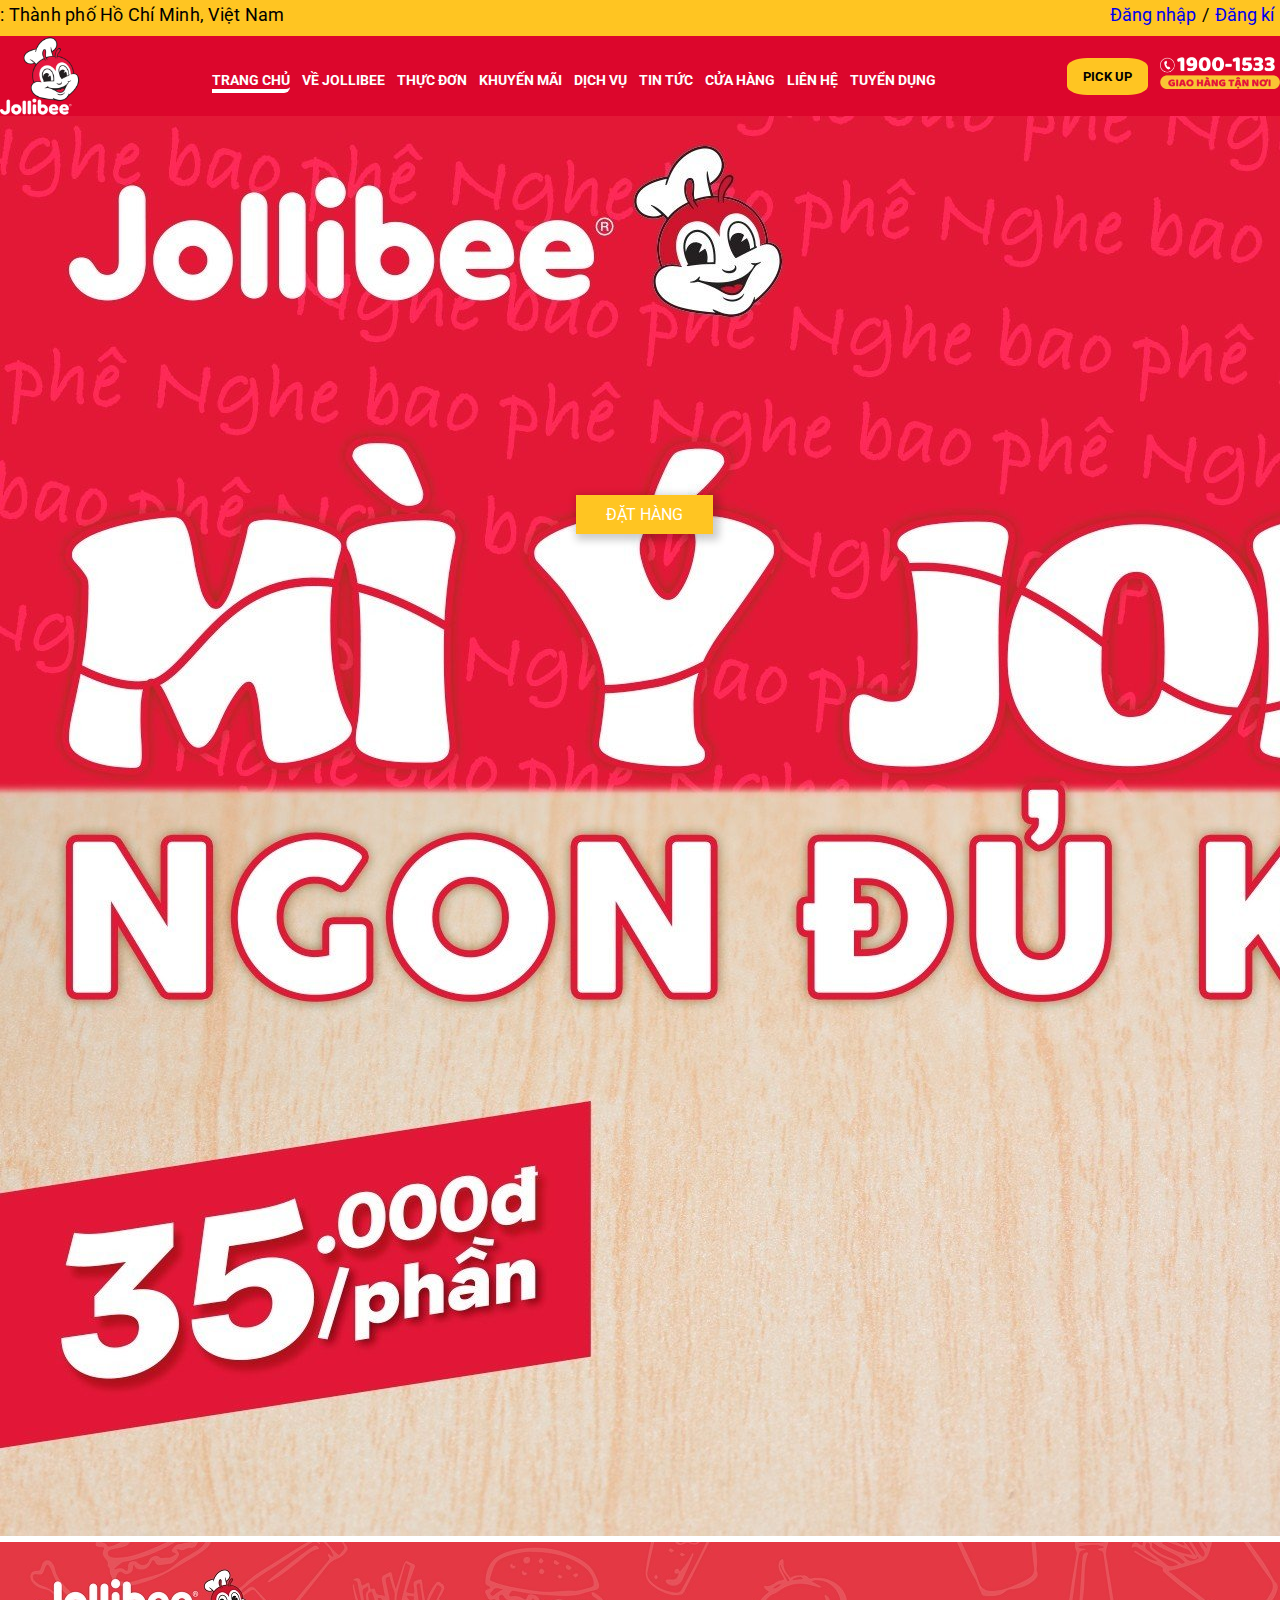
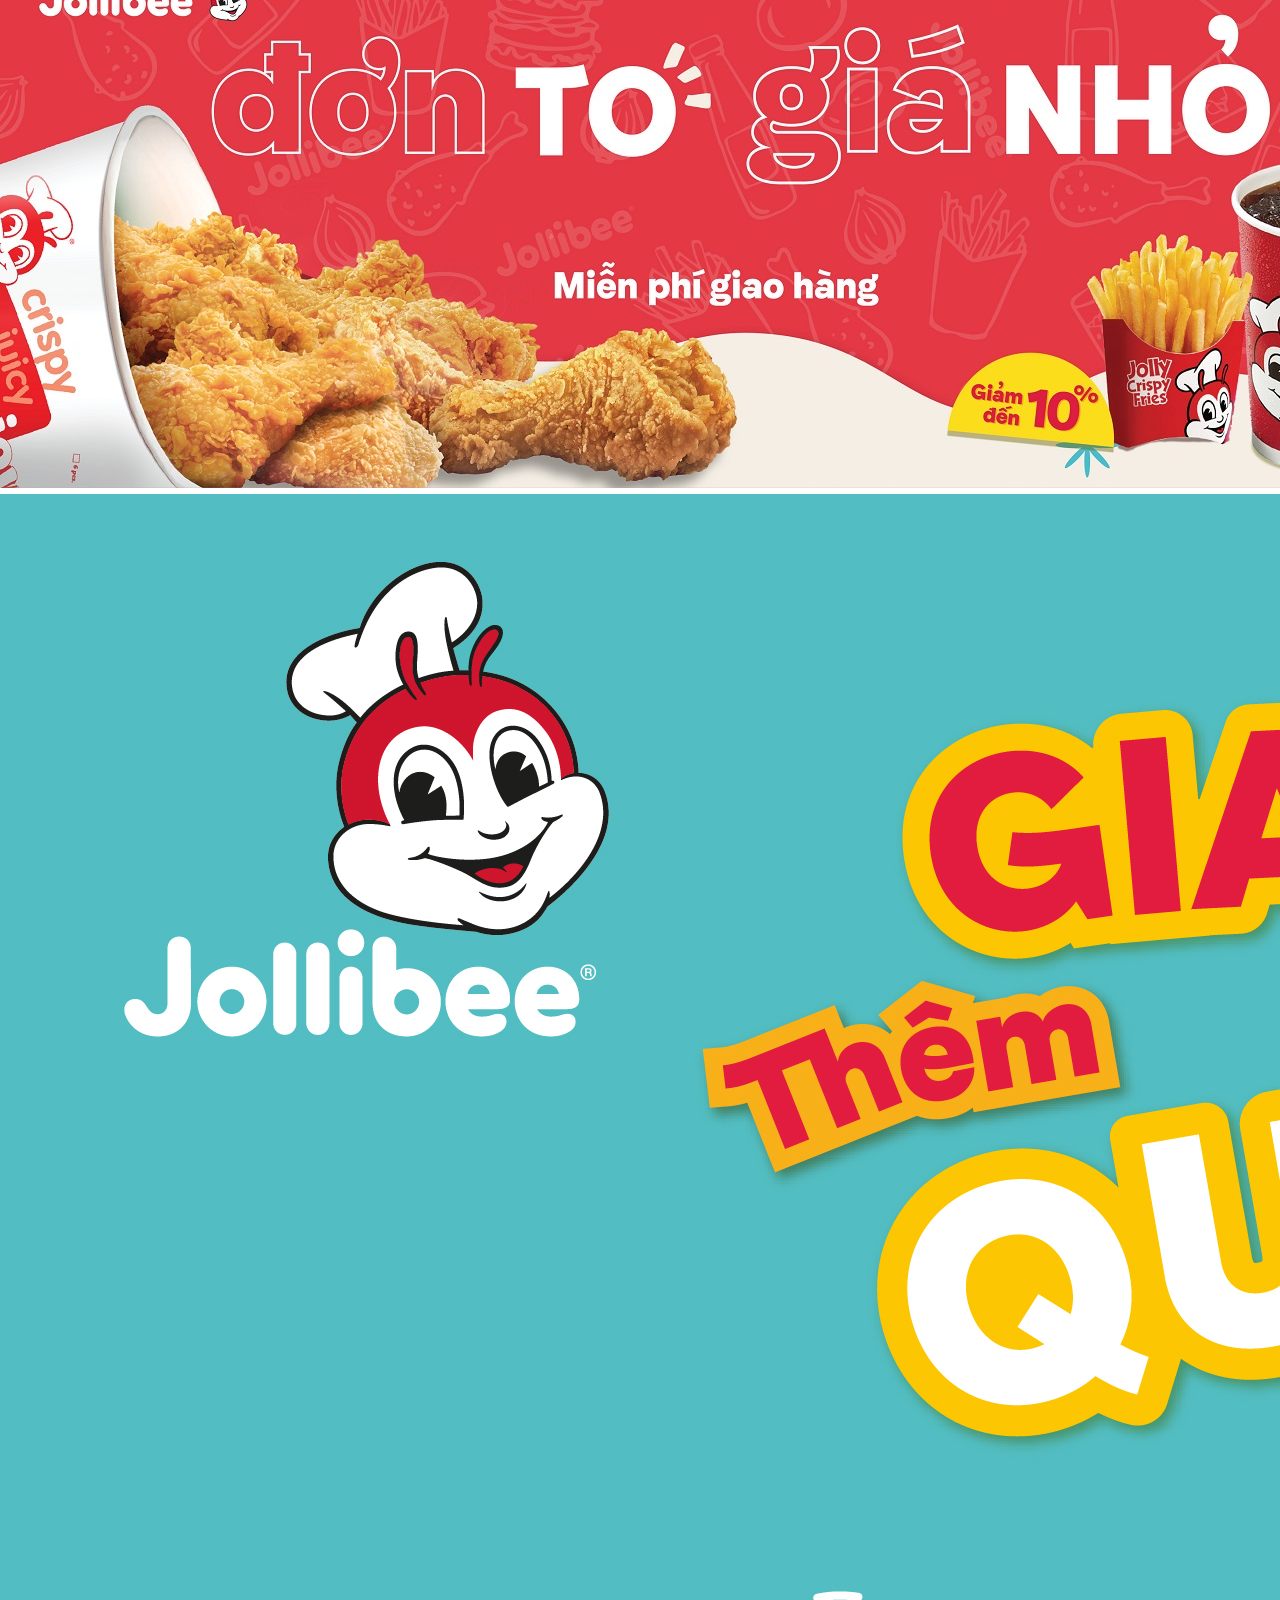
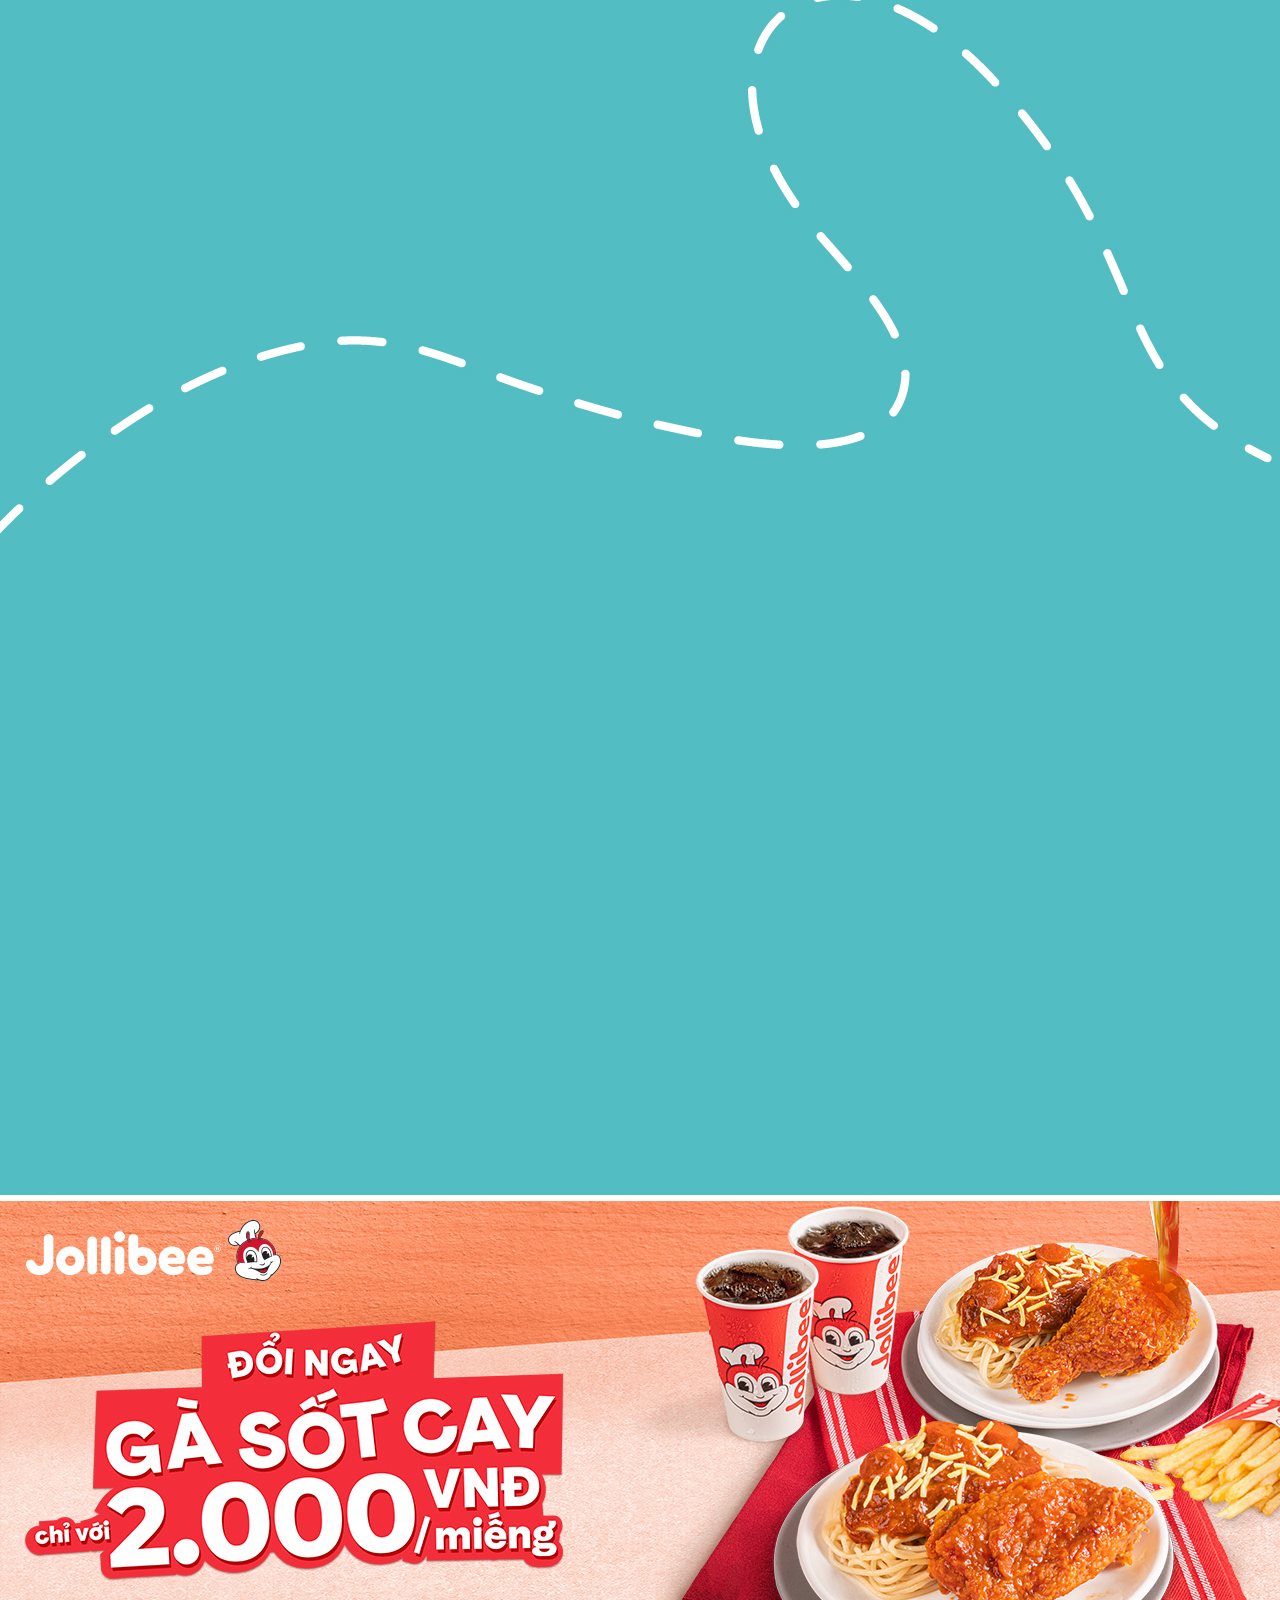
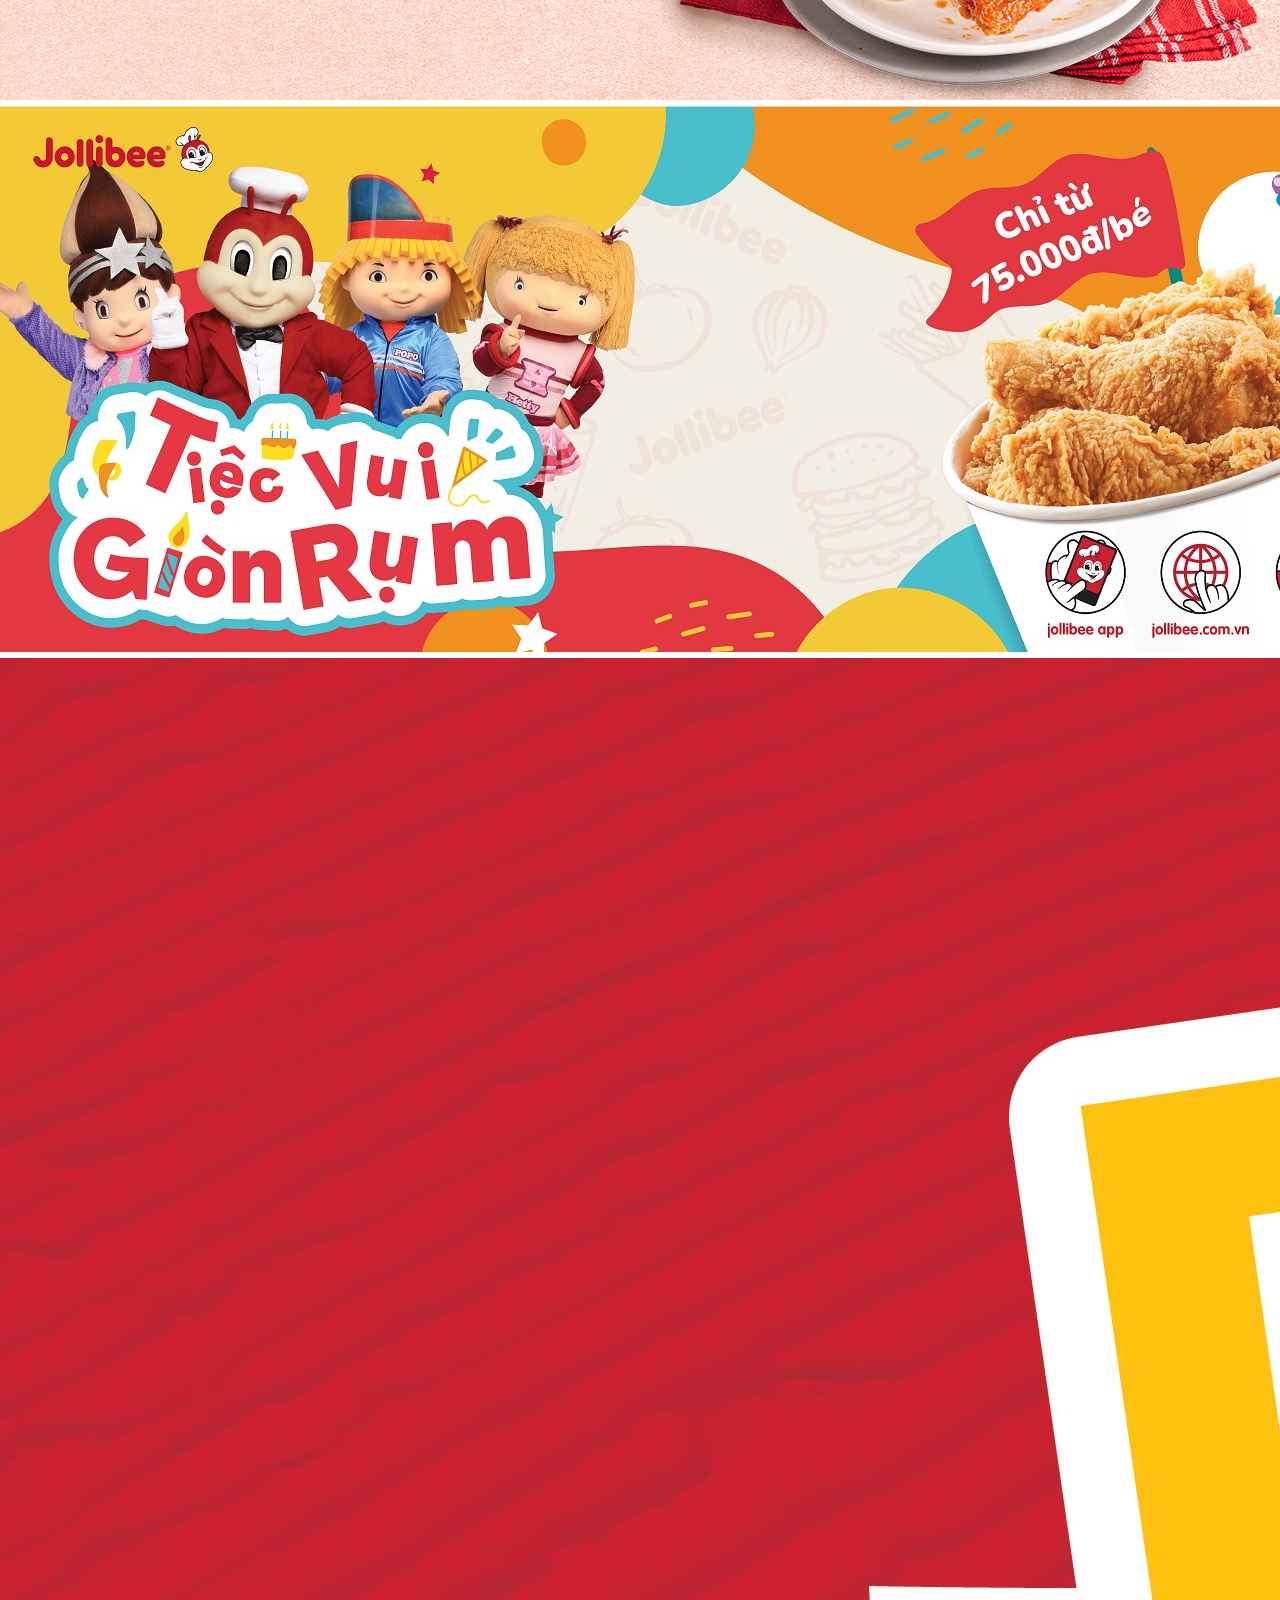
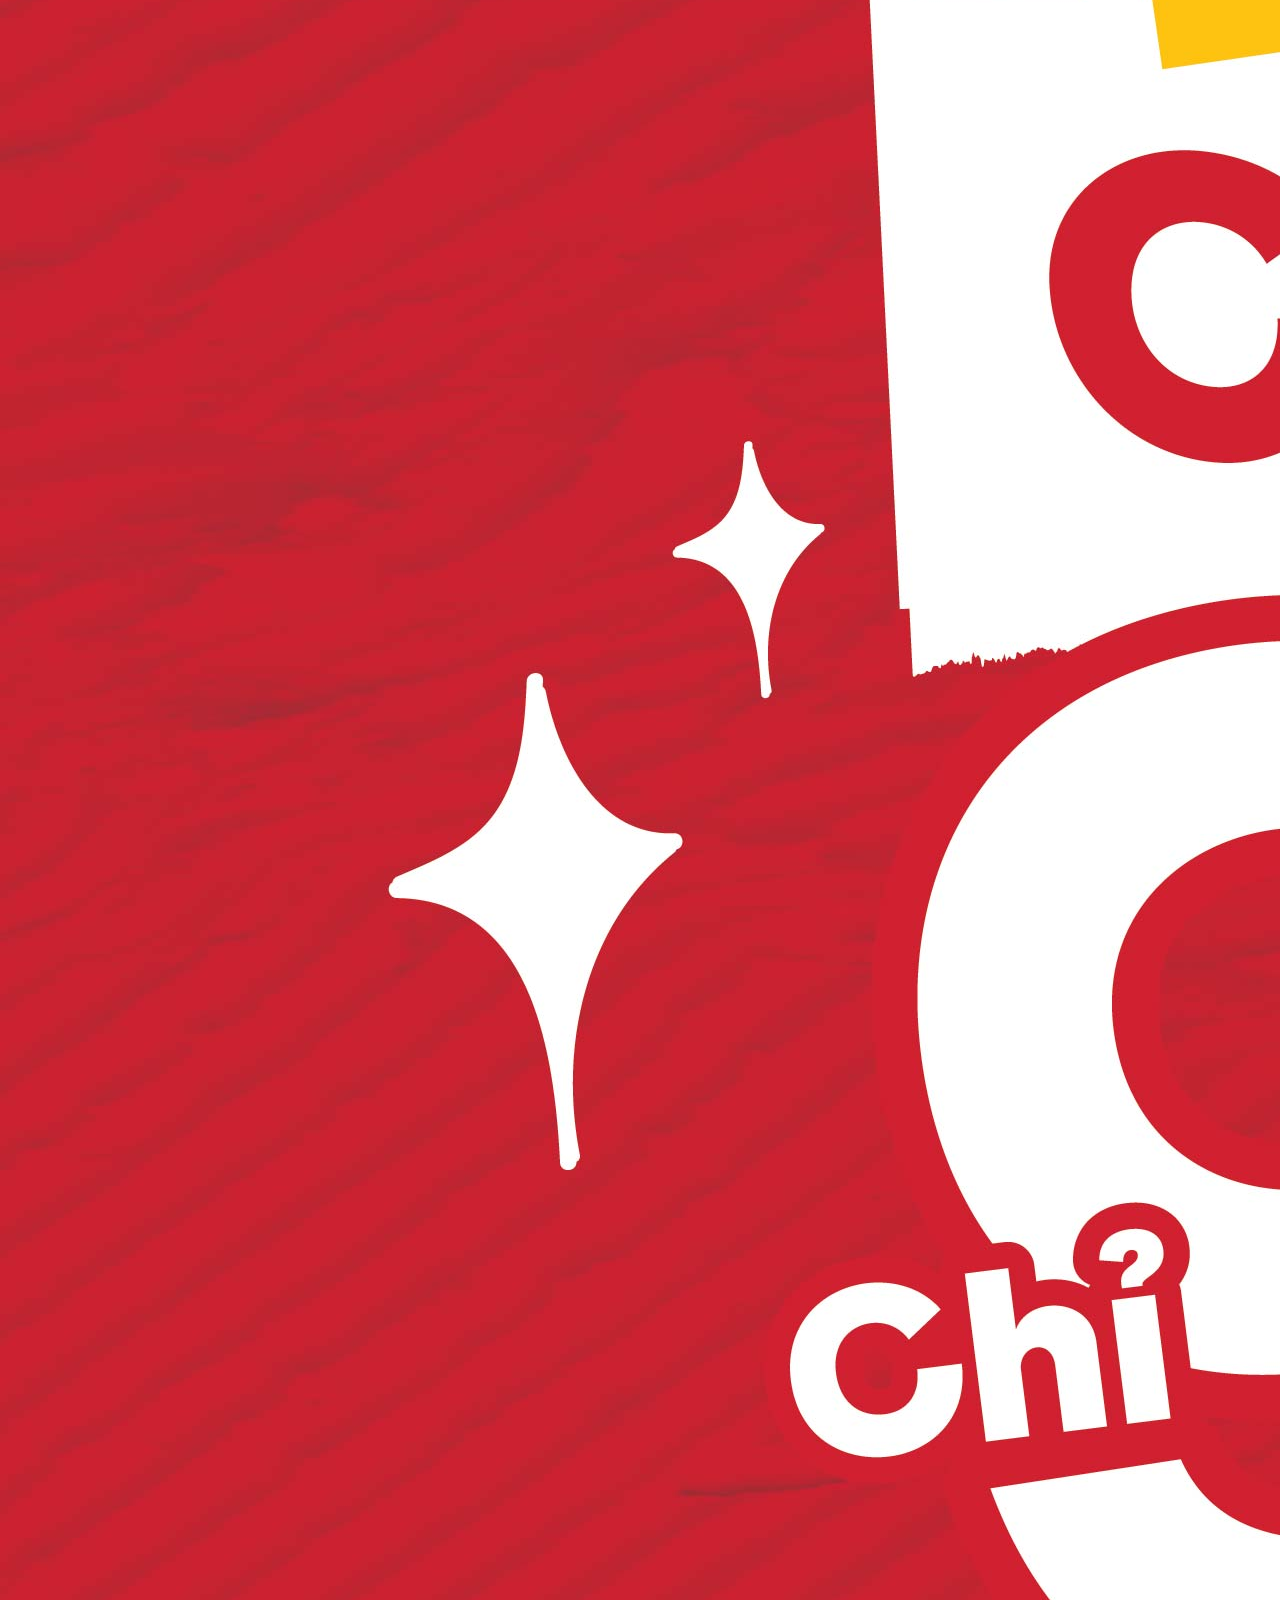
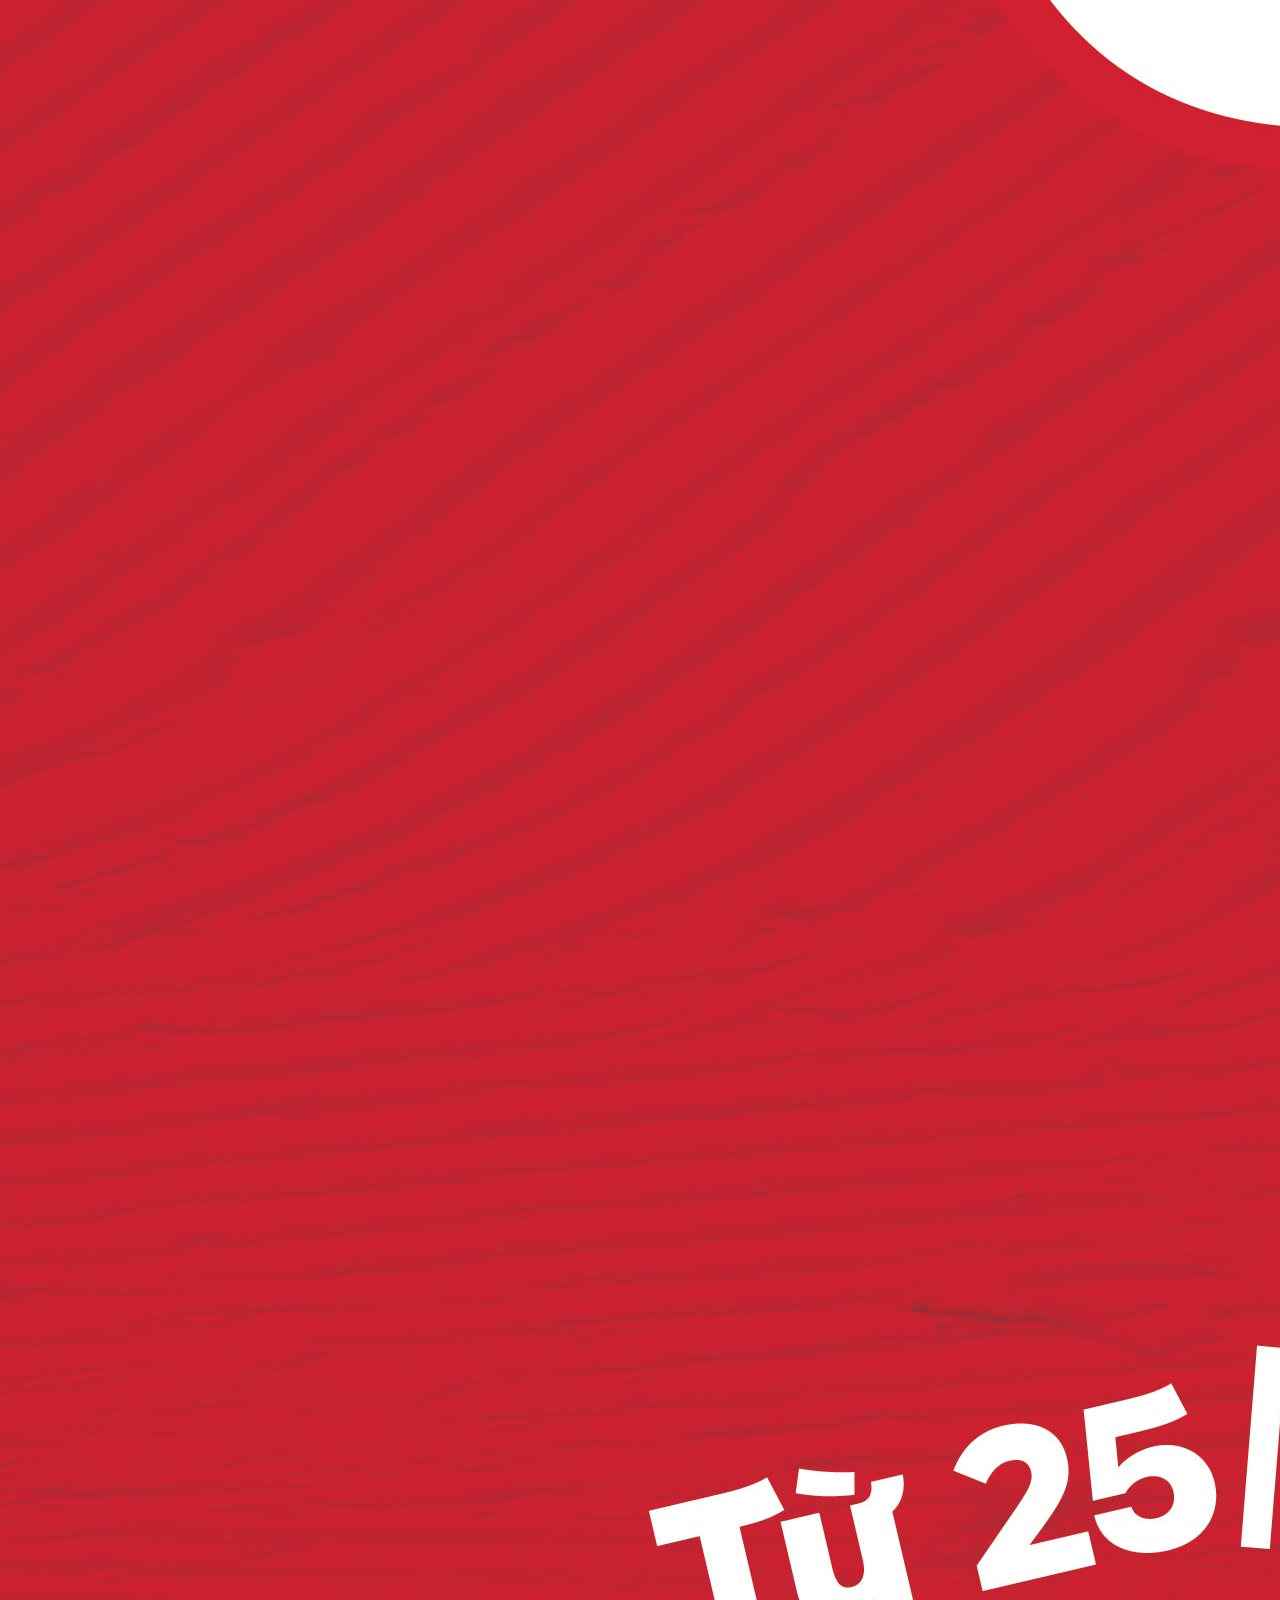
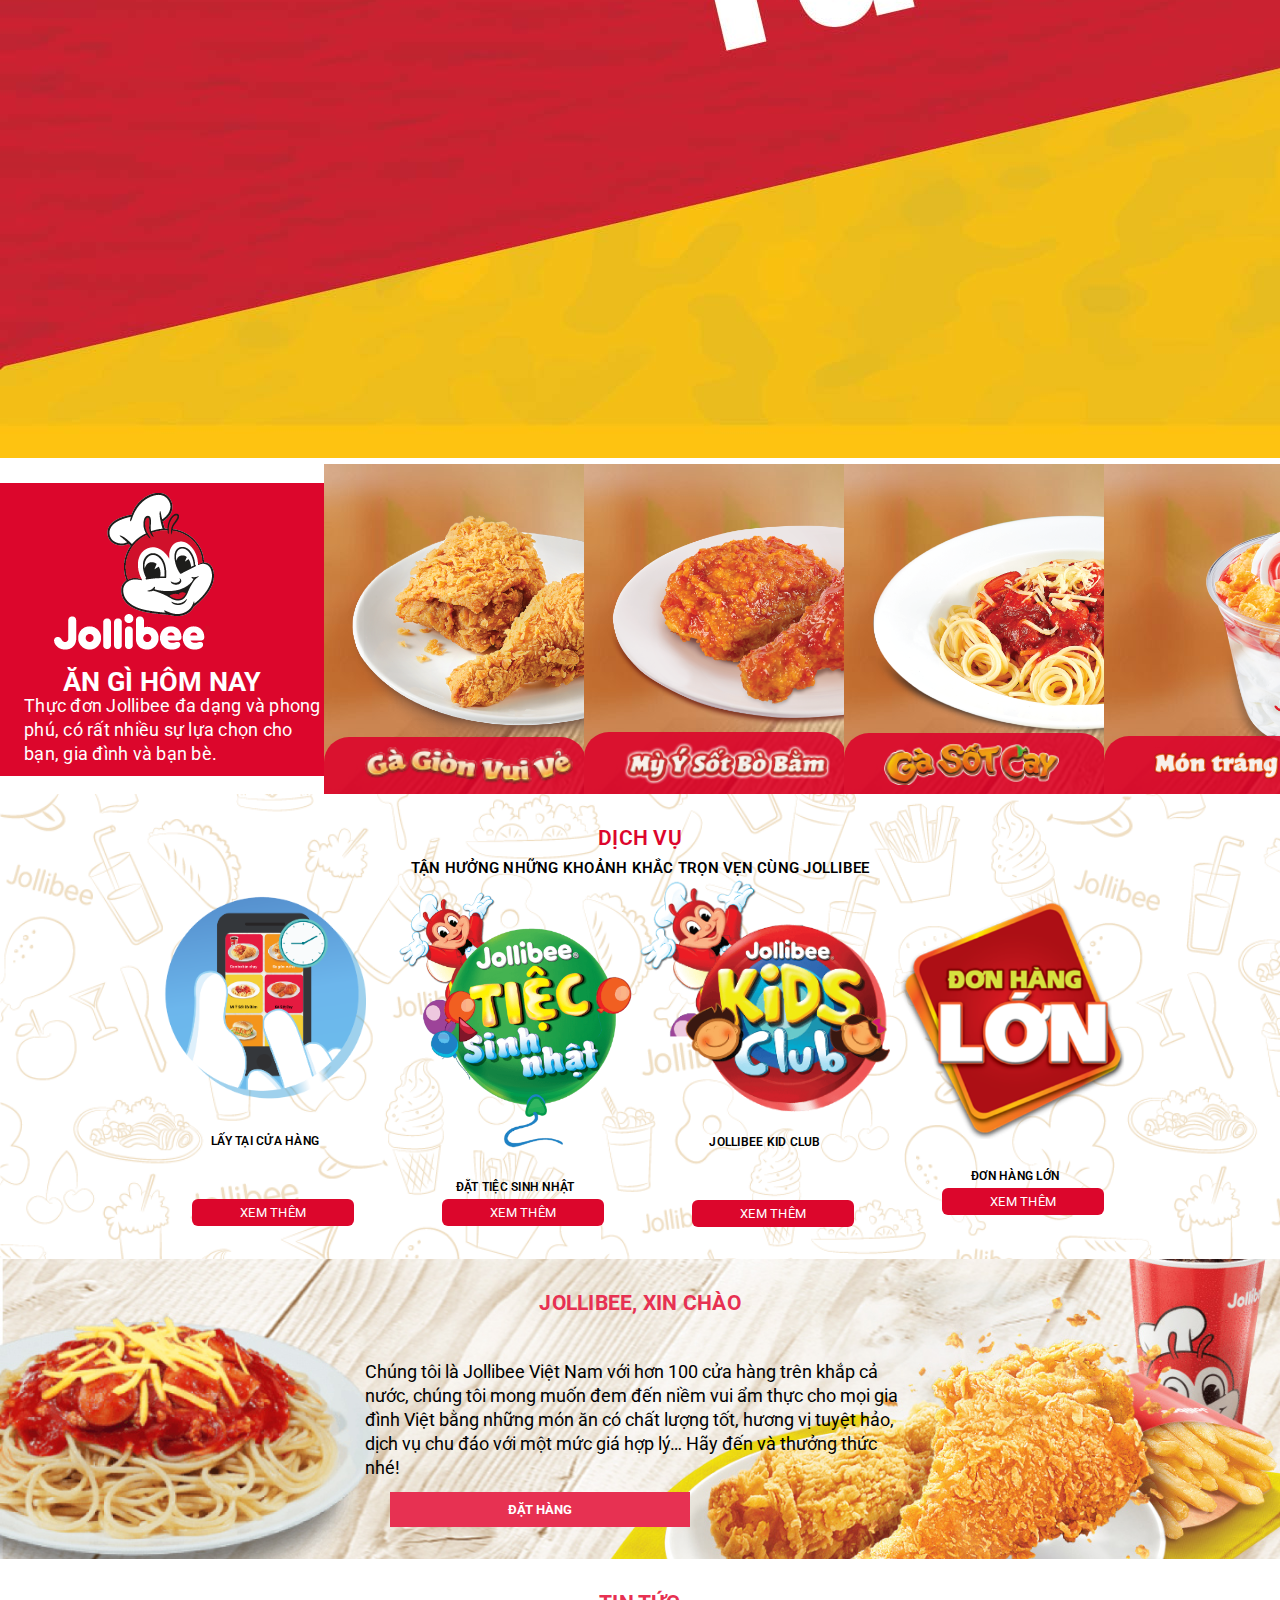
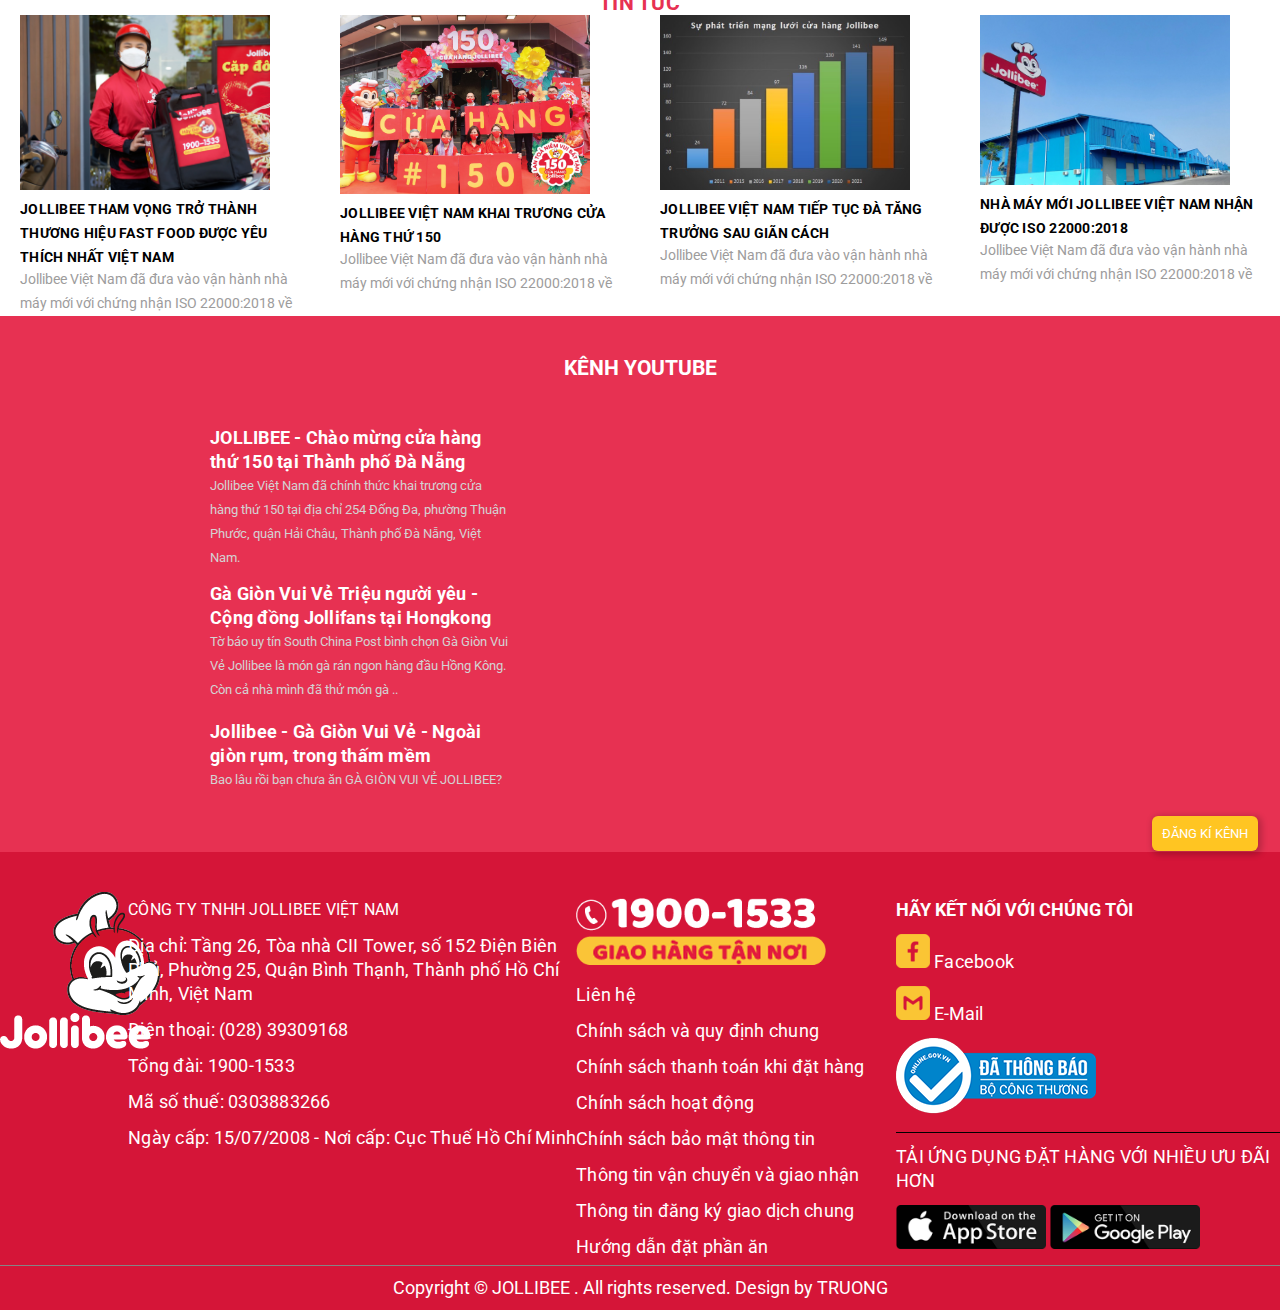
<file: view/index.html>
<!DOCTYPE html>
<html lang="en">
<head>
    <meta charset="UTF-8">
    <meta name="viewport" content="width=device-width, initial-scale=1.0">
    <!-- <meta http-equiv="X-UA-Compatible" content="IE=7"> -->
    <meta property ="og:image" content="https://jollibee.com.vn/static/version1699974795/frontend/Jollibee/default/vi_VN/images/logo.png">
    <link rel="icon" type="image/x-icon" href="/img/logo/Jollibee-logo.png">
    <title>JOLLIBEE</title>
   <link rel="stylesheet" href="css/trangchu.css">
   <link rel="stylesheet" href="css/default.css">
   <link rel="stylesheet" href="css/color.css">
   <link rel="website icon" type="png" href="img/logo/Jollibee-logo.png">
   <link href="https://cdn.jsdelivr.net/npm/bootstrap@5.3.2/dist/css/bootstrap.min.css" rel="stylesheet" integrity="sha384-T3c6CoIi6uLrA9TneNEoa7RxnatzjcDSCmG1MXxSR1GAsXEV/Dwwykc2MPK8M2HN" crossorigin="anonymous">
   <link rel="stylesheet" href="https://cdnjs.cloudflare.com/ajax/libs/font-awesome/6.4.2/css/all.min.css" integrity="sha512-z3gLpd7yknf1YoNbCzqRKc4qyor8gaKU1qmn+CShxbuBusANI9QpRohGBreCFkKxLhei6S9CQXFEbbKuqLg0DA==" crossorigin="anonymous" referrerpolicy="no-referrer" />
</head>
<body>
  <div class="app">
     <header id="header">
        <header id="header-top">
            <div class="grid">
                <!-- header-top -->
                <nav class="nav-header-top">
                    <ul class="header-top-list">
                        <li class="header-top-item">
                            <i class="fa-solid fa-location-dot header-top-item-icon"></i>
                            <a href="https://maps.app.goo.gl/Gq9mQnvHkL4jTiNk7" class="header-top-link" target="_blank">
                                : Thành phố Hồ Chí Minh, Việt Nam
                            </a>
                        </li>
                        <li class="header-top-item">
                            <div class="funtion">

                                <div class="log-in">
                                    <a href="#" class="btn-log-in" target="_blank">
                                        Đăng nhập
                                    </a>
                                </div>
                                /
                                <div class="register">
                                    <a href="#" class="register-link" target="_blank">
                                        Đăng kí
                                    </a>
                                </div>
                            </div>
                        </li>
                    </ul>
                </nav>
            </div>
        </header>
        <header id="header-bottom">
            <div class="grid">
                <nav class="nav-header-bottom">
                    <div class="header-bottom-item-img">
                        <h1 class="header-bottom-img">
                            <a href="index.html">
                            <img src="img/logo/logo.png" alt="jollibee" class="logo">
                            </a>
                        </h1>
                    </div>
                    <ul class="header-bottom-list">
                        <li class="header-bottom-item">
                            <h3 class="header-bottom-h3">
                                <a href="#" class="header-bottom-link boder-link" target="_blank">
                                    trang chủ
                                </a>
                            </h3>
                        </li>
                        <li class="header-bottom-item">
                            <h3 class="header-bottom-h3">
                                <a href="#" class="header-bottom-link" target="_blank">
                                    về jollibee
                                </a>
                            </h3>
                        </li>
                        <li class="header-bottom-item">
                            <h3 class="header-bottom-h3">
                                <a href="#" class="header-bottom-link" target="_blank">
                                    thực đơn
                                    <div class="level_1">
                                        <div class="level_1_list">
                                            <div class="lever_1_item">
                                                <img src="img/menu/cat_burger.png" alt="burger" class="lever_1_item_img">
                                                <div class="lever_1_item-name">
                                                    <p class="lever_1_item_text"> burger</p>
                                                </div>
                                            </div>
                                            <div class="lever_1_item">
                                                <img src="img/menu/phananphu.png" alt="burger" class="lever_1_item_img">
                                                <div class="lever_1_item-name">
                                                    <p class="lever_1_item_text"> phần ăn phụ</p>
                                                </div>
                                            </div>
                                            <div class="lever_1_item">
                                                <img src="img/menu/thucuong.png" alt="burger" class="lever_1_item_img">
                                                <div class="lever_1_item-name">
                                                    <p class="lever_1_item_text"> thức uống</p>
                                                </div>
                                            </div>
                                            <div class="lever_1_item">
                                                <img src="img/menu/trangmieng.png" alt="burger" class="lever_1_item_img">
                                                <div class="lever_1_item-name">
                                                    <p class="lever_1_item_text"> tráng miệng</p>
                                                </div>
                                            </div>
                                            <div class="lever_1_item">
                                                <img src="img/menu/web-05_1.png" alt="burger" class="lever_1_item_img">
                                                <div class="lever_1_item-name">
                                                    <p class="lever_1_item_text"> gà giòn vui vẻ</p>
                                                </div>
                                            </div>
                                            <div class="lever_1_item">
                                                <img src="img/menu/web-06.png" alt="burger" class="lever_1_item_img">
                                                <div class="lever_1_item-name">
                                                    <p class="lever_1_item_text"> mỳ ý bò bằm</p>
                                                </div>
                                            </div>
                                            <div class="lever_1_item">
                                                <img src="img/menu/web-07.png" alt="burger" class="lever_1_item_img">
                                                <div class="lever_1_item-name">
                                                    <p class="lever_1_item_text"> gà sốt cay</p>
                                                </div>
                                            </div>
                                            <div class="lever_1_item">
                                                <img src="img/menu/web-12.png" alt="burger" class="lever_1_item_img">
                                                <div class="lever_1_item-name">
                                                    <p class="lever_1_item_text"> combo bán chạy</p>
                                                </div>
                                            </div>
                                        </div>
                                    </div>
                                </a>
                            </h3>
                        </li>
                        <li class="header-bottom-item">
                            <h3 class="header-bottom-h3">
                                <a href="encouragement.html" class="header-bottom-link" target="_blank">
                                    khuyến mãi
                                </a>
                            </h3>
                        </li>
                        <li class="header-bottom-item">
                            <h3 class="header-bottom-h3">
                                <a href="#" class="header-bottom-link" target="_blank">
                                    dịch vụ
                                </a>
                            </h3>
                        </li>
                        <li class="header-bottom-item">
                            <h3 class="header-bottom-h3">
                                <a href="#" class="header-bottom-link" target="_blank">
                                    tin tức
                                </a>
                            </h3>
                        </li>
                        <li class="header-bottom-item">
                            <h3 class="header-bottom-h3">
                                <a href="#" class="header-bottom-link" target="_blank">
                                   cửa hàng
                                </a>
                            </h3>
                        </li>
                        <li class="header-bottom-item">
                            <h3 class="header-bottom-h3">
                                <a href="contact.html" class="header-bottom-link" target="_blank">
                                    liên hệ
                                </a>
                            </h3>
                        </li>
                        <li class="header-bottom-item">
                            <h3 class="header-bottom-h3">
                                <a href="#" class="header-bottom-link" target="_blank">
                                    tuyển dụng
                                </a>
                            </h3>
                        </li>
                    </ul>
                    <ul class="order-list">
                        <div class="btn-order-item">
                            <a href="#" class="btn-order-link" target="_blank">
                                <button class="btn-order">
                                    pick up
                                </button>
                            </a>
                        </div>
                        <div class="link-tel">
                            <a href="tel:19001533" class="link-tel-link" target="_blank">
                                <img src="img/tel/delivery-lg-rs.png" alt="tel" class="img-tel">
                            </a>
                        </div>
                    </ul>
                </nav>
            </div>
        </header>
     </header>
     <div class="wapper">
        <section id="banner">
            <div id="carouselExampleSlidesOnly" class="carousel slide" data-bs-ride="carousel">
                <div class="carousel-inner">
                  <div class="carousel-item active">
                    <img src="img/baner/banner_m_.jpg" class="d-block w-100" alt="...">
                  </div>
                  <div class="carousel-item">
                    <img src="img/baner/bo.jpg" class="d-block w-100" alt="...">
                  </div>
                  <div class="carousel-item">
                    <img src="img/baner/web-06.jpg" class="d-block w-100" alt="...">
                  </div>
                  <div class="carousel-item">
                    <img src="img/baner/suggest_selling_chili_-_banner_web.jpg" class="d-block w-100" alt="...">
                  </div>
                  <div class="carousel-item">
                    <img src="img/baner/jkp.jpg" class="d-block w-100" alt="...">
                  </div>
                  <div class="carousel-item">
                    <img src="img/baner/banner_website_2893x1104_px-01.jpg" class="d-block w-100" alt="...">
                  </div>
                </div>
            </div>
            <div class="btn_order">
                <a href="#" class="btn_order_link" target="_blank">
                    <button class="btn_order_btn">
                        đặt hàng
                    </button>
                </a>
            </div>
        </section>
        <section id="food">
            <div class="menu_food">
                <div class="menu_food_list">
                    <div class="menu_food_item_meta">
                        <div class="border_menu_food">
                            <div class="border_menu_food_size"> 
                                <img src="img/food/logo-footer.png" alt="food_logo" class="logO_food_img">
                                <h2 class="border_menu_food_text">
                                    ăn gì hôm nay
                                </h2>
                                <div class="border_menu_food_meta_size">
                                    <span class="border_menu_food_meta">
                                        Thực đơn Jollibee đa dạng và phong phú, có rất nhiều sự lựa chọn cho bạn, gia đình và bạn bè.
                                    </span>
                                </div>
                            </div>
                        </div>
                    </div>
                    <div class="menu_food_item_food">
                        <div class="menu_food_item">
                            <div class="menu_food_background_size">
                                <div class="menu_food_background">
                                    <img src="img/food/ga_gion_vui_ve.png" alt="ga_vui_ve" class="food_img">
                                    <div class="border_menu_food-item">
                                        <img src="img/food/e17856b74b7a0e-titlegagionvuive.png" alt="teeude" class="border_menu_food-item-img">
                                        <div class="btn_border_menu_item">
                                            <a href="" class="btn_border_menu_item_link" target="_blank">
                                                <button class="btn_border_menu_item_link_btn">
                                                    đặt hàng
                                                </button>
                                            </a>
                                        </div>
                                    </div>
                                </div>
                            </div>
                        </div>
                        <div class="menu_food_item">
                            <div class="menu_food_background_size">
                                <div class="menu_food_background">
                                    <img src="img/food/ga_sot_cay.png" alt="ga_vui_ve" class="food_img">
                                    <div class="border_menu_food-item">
                                        <img src="img/food/870d84c56fb2b9-titlemiysotbobam.png" alt="teeude" class="border_menu_food-item-img">
                                        <div class="btn_border_menu_item">
                                            <a href="" class="btn_border_menu_item_link" target="_blank">
                                                <button class="btn_border_menu_item_link_btn">
                                                    đặt hàng
                                                </button>
                                            </a>
                                        </div>
                                    </div>
                                </div>
                            </div>
                        </div>
                        <div class="menu_food_item">
                            <div class="menu_food_background_size">
                                <div class="menu_food_background">
                                    <img src="img/food/my_y_sot_bo_bam.png" alt="ga_vui_ve" class="food_img">
                                    <div class="border_menu_food-item">
                                        <img src="img/food/0a7c5c03bdcaaf-titlegasotcay.png" alt="teeude" class="border_menu_food-item-img">
                                        <div class="btn_border_menu_item">
                                            <a href="" class="btn_border_menu_item_link" target="_blank">
                                                <button class="btn_border_menu_item_link_btn">
                                                    đặt hàng
                                                </button>
                                            </a>
                                        </div>
                                    </div>
                                </div>
                            </div>
                        </div>
                        <div class="menu_food_item">
                                <div class="menu_food_background">
                                    <img src="img/food/mon_trang_mieng.png" alt="ga_vui_ve" class="food_img">
                                    <div class="border_menu_food-item">
                                        <img src="img/food/3c96f92fbe5bc3-montrangmieng01.png" alt="teeude" class="border_menu_food-item-img">
                                        <div class="btn_border_menu_item">
                                            <a href="" class="btn_border_menu_item_link" target="_blank">
                                                <button class="btn_border_menu_item_link_btn">
                                                    đặt hàng
                                                </button>
                                            </a>
                                        </div>
                                    </div>
                                </div>
                        </div>
                    </div>
                </div>
            </div>
        </section>
        <section id="service">
            <div class="bachground_service">
                <div class="grid_sever">
                    <div class="service_padding">

                        <h3 class="service_text">
                            dịch vụ
                        </h3>
                        <h5 class="service_text_meta">
                            TẬN HƯỞNG NHỮNG KHOẢNH KHẮC TRỌN VẸN CÙNG JOLLIBEE
                        </h5>
                        <div class="service_list">
                            <div class="service_item">
                                <img src="img/dichvu/3478848e-3b8f-45f8-bc64-32e112922a8b.png" alt="laytaicuahang" class="service_img">
                                <h6 class="service_item_text">
                                    LẤY TẠI CỬA HÀNG
                                </h6>
                                <a href="#" class="service_link" target="_blank">

                                    <button class="service_btn service_btn_1">
                                        xem thêm
                                    </button>
                                </a>
                            </div>
                            <div class="service_item">
                                <img src="img/dichvu/2_1.png" alt="laytaicuahang" class="service_img">
                                <h6 class="service_item_text">
                                    ĐẶT TIỆC SINH NHẬT
                                </h6>
                                <a href="#" class="service_link" target="_blank">

                                    <button class="service_btn">
                                        xem thêm
                                    </button>
                                </a>
                            </div>
                            <div class="service_item">
                                <img src="img/dichvu/club.png" alt="laytaicuahang" class="service_img">
                                <h6 class="service_item_text ">
                                    JOLLIBEE KID CLUB
                                </h6>
                                <a href="#" class="service_link" target="_blank">

                                    <button class="service_btn service_btn_3">
                                        xem thêm
                                    </button>
                                </a>
                            </div>
                            <div class="service_item">
                                <img src="img/dichvu/4_1.png" alt="laytaicuahang" class="service_img">
                                <h6 class="service_item_text">
                                    ĐƠN HÀNG LỚN
                                </h6>
                                <a href="#" class="service_link" target="_blank">

                                    <button class="service_btn">
                                        xem thêm
                                    </button>
                                </a>
                            </div>
                        </div>
                    </div>
                </div>
            </div>
        </section>
        <section id="hello">
            <div class="bachground_hello">
                <div class="hello_text">
                    <div class="grid_sever">
                        <h3 class="hello_text_h3">
                            JOLLIBEE, XIN CHÀO
                        </h3>
                        <div class="hello_text_hlable_size">

                            <label class="hello_text_hlable">
                                Chúng tôi là Jollibee Việt Nam với hơn 100 cửa hàng trên khắp cả nước, chúng tôi mong muốn đem đến niềm vui ẩm thực cho mọi gia đình Việt bằng những món ăn có chất lượng tốt, hương vị tuyệt hảo, dịch vụ chu đáo với một mức giá hợp lý… Hãy đến và thưởng thức nhé!
                            </label>
                        </div>
                        <div class="btn">

                            <a href="" class="hello_link">
                                <button class="hrlo_btn">
                                    đặt hàng
                                </button>
                            </a>
                        </div>
                    </div>
                </div>
            </div>
        </section>
        <section id="news">
            <div class="grid">
                <h3 class="news_text">
                    tin tức
                </h3>
                <div class="news_list">
                    <div class="news_item">
                        <img src="img/news/JED_Man.jpg" alt="tintuc" class="news-img">
                        <div class="news_link">
                            <a href="" class="news_link_s" target="_blank">
                                JOLLIBEE THAM VỌNG TRỞ THÀNH THƯƠNG HIỆU FAST FOOD ĐƯỢC YÊU THÍCH NHẤT VIỆT NAM
                            </a>
                            <p class="news-text">
                                Jollibee Việt Nam đã đưa vào vận hành nhà máy mới với chứng nhận ISO 22000:2018 về
                            </p>
                        </div>
                    </div>
                    <div class="news_item">
                        <img src="img/news/THUMBNAIL-04-06.jpg" alt="tintuc" class="news-img">
                        <div class="news_link">
                            <a href="" class="news_link_s" target="_blank">
                                JOLLIBEE VIỆT NAM KHAI TRƯƠNG CỬA HÀNG THỨ 150
                            </a>
                            <p class="news-text">
                                Jollibee Việt Nam đã đưa vào vận hành nhà máy mới với chứng nhận ISO 22000:2018 về
                            </p>
                        </div>
                    </div>
                    <div class="news_item">
                        <img src="img/news/thumbnail_2.png" alt="tintuc" class="news-img">
                        <div class="news_link">
                            <a href="" class="news_link_s" target="_blank">
                                JOLLIBEE VIỆT NAM TIẾP TỤC ĐÀ TĂNG TRƯỞNG SAU GIÃN CÁCH
                            </a>
                            <p class="news-text">
                                Jollibee Việt Nam đã đưa vào vận hành nhà máy mới với chứng nhận ISO 22000:2018 về
                            </p>
                        </div>
                    </div>
                    <div class="news_item">
                        <img src="img/news/nh_m_y.jpg" alt="tintuc" class="news-img">
                        <div class="news_link">
                            <a href="" class="news_link_s" target="_blank">
                                NHÀ MÁY MỚI JOLLIBEE VIỆT NAM NHẬN ĐƯỢC ISO 22000:2018
                            </a>
                            <p class="news-text">
                                Jollibee Việt Nam đã đưa vào vận hành nhà máy mới với chứng nhận ISO 22000:2018 về
                            </p>
                        </div>
                    </div>
                </div>
            </div>
        </section>
        <section id="video">
            <div class="grid">
                <h3 class="video_text">Kênh youtube</h3>
                <div class="video_list">
                    <div class="video_iteM">
                        <div class="video_menu_list">
                            <div class="video_menu_item-video">
                                <iframe width="200" height="120" src="https://www.youtube.com/embed/G7w-jBH3TlM?si=vrL6RLf8Ub5UjstE" title="YouTube video player" frameborder="0" allow="accelerometer; autoplay; clipboard-write; encrypted-media; gyroscope; picture-in-picture; web-share" allowfullscreen></iframe>
                            </div>
                            <div class="video_menu_item-text">
                                <h5 class="vidoe_text">
                                    JOLLIBEE - Chào mừng cửa hàng thứ 150 tại Thành phố Đà Nẵng
                                </h5>
                                <p class="vidoe-meta">
                                    Jollibee Việt Nam đã chính thức khai trương cửa hàng thứ 150 tại địa chỉ 254 Đống Đa, phường Thuận Phước, quận Hải Châu, Thành phố Đà Nẵng, Việt Nam.
                                </p>
                            </div>
                        </div>
                        <div class="video_menu_list">
                            <div class="video_menu_item-video">
                                <iframe width="200" height="120" src="https://www.youtube.com/embed/7Rd0B_pybIY?si=Del3p-Cv5PZC440p" title="YouTube video player" frameborder="0" allow="accelerometer; autoplay; clipboard-write; encrypted-media; gyroscope; picture-in-picture; web-share" allowfullscreen></iframe>
                            </div>
                            <div class="video_menu_item-text">
                                <h5 class="vidoe_text">
                                    Gà Giòn Vui Vẻ Triệu người yêu - Cộng đồng Jollifans tại Hongkong
                                </h5>
                                <p class="vidoe-meta">
                                    Tờ báo uy tín South China Post bình chọn Gà Giòn Vui Vẻ Jollibee là món gà rán ngon hàng đầu Hồng Kông. Còn cả nhà mình đã thử món gà ..
                                </p>
                            </div>
                        </div>
                        <div class="video_menu_list">
                            <div class="video_menu_item-video">
                                <iframe width="200" height="120" src="https://www.youtube.com/embed/6FCee9BR0Wk?si=aN7cEoMEjPjbC-PT" title="YouTube video player" frameborder="0" allow="accelerometer; autoplay; clipboard-write; encrypted-media; gyroscope; picture-in-picture; web-share" allowfullscreen></iframe>
                            </div>
                            <div class="video_menu_item-text">
                                <h5 class="vidoe_text">
                                    Jollibee - Gà Giòn Vui Vẻ - Ngoài giòn rụm, trong thấm mềm
                                </h5>
                                <p class="vidoe-meta">
                                    Bao lâu rồi bạn chưa ăn GÀ GIÒN VUI VẺ JOLLIBEE?
                                </p>
                            </div>
                        </div>
                    </div>
                    <div class="video_iteM">
                        <div class="video-youtube">
                            <iframe width="760" height="390" src="https://www.youtube.com/embed/-lCvgLd6sLA?si=E20Ab9JlNxxUN8Rm" title="YouTube video player" frameborder="0" allow="accelerometer; autoplay; clipboard-write; encrypted-media; gyroscope; picture-in-picture; web-share" allowfullscreen></iframe>
                        </div>
                        <div class="btn_video">
                            <a href="https://www.youtube.com/@JollibeeVietnamJB/about" class="btn_video_link" target="_blank">
                                <button class="btnvidoe">
                                    đăng kí kênh
                                </button>
                            </a>
                        </div>
                    </div>
                </div>
            </div>
        </section>
     </div>
     <footer id="footer">
        <div class="grid">
            <div class="footer_list">
                <div class="footer_item">
                    <img src="img/footer/logo-footer.png" alt="logofooter" class="logo_footer">
                </div>
                <div class="footer_item">
                    <ul class="footer_item_lisst">
                        <li class="footer_item_lisst_item">
                            <h5 class="footer_item_lisst_item_texxt">
                                CÔNG TY TNHH JOLLIBEE VIỆT NAM
                            </h5>
                        </li>
                        <li class="footer_item_lisst_item">
                            <a href="https://maps.app.goo.gl/HNW5GFNLQaBimxY57" class="footer_item_lisst_item_link">
                                Địa chỉ: Tầng 26, Tòa nhà CII Tower, số 152 Điện Biên Phủ, Phường 25, Quận Bình Thạnh, Thành phố Hồ Chí Minh, Việt Nam
                            </a>
                        </li>
                        <li class="footer_item_lisst_item">
                            <a href="tel:(028) 39309168" class="footer_item_lisst_item_link">
                                Điện thoại: (028) 39309168
                            </a>
                        </li>
                        <li class="footer_item_lisst_item">
                            <a href="tel: 1900-1533" class="footer_item_lisst_item_link">
                                Tổng đài: 1900-1533
                            </a>
                        </li>
                        <li class="footer_item_lisst_item">
                            <a href="https://masothue.com/0303883266-cong-ty-tnhh-jollibee-viet-nam" class="footer_item_lisst_item_link">
                                Mã số thuế: 0303883266
                            </a>
                        </li>
                        <li class="footer_item_lisst_item">
                            <a href="" class="footer_item_lisst_item_link">
                                Ngày cấp: 15/07/2008 - Nơi cấp: Cục Thuế Hồ Chí Minh
                            </a>
                        </li>
                    </ul>
                </div>
                <div class="footer_item">
                    <li class="footer_item_lisst_item">
                        <a href="tel:1900-1533" class="footer_item_lisst_item_link" target="_blank">
                            <img src="img/footer/delivery-lg_1.png" class="foter_img" alt="tongdai">
                        </a>
                    </li>
                    <li class="footer_item_lisst_item">
                        <a href="" class="footer_item_lisst_item_link" target="_blank">
                            Liên hệ
                        </a>
                    </li>
                    <li class="footer_item_lisst_item">
                        <a href="" class="footer_item_lisst_item_link" target="_blank">
                            Chính sách và quy định chung
                        </a>
                    </li>
                    <li class="footer_item_lisst_item">
                        <a href="" class="footer_item_lisst_item_link" target="_blank">
                            Chính sách thanh toán khi đặt hàng
                        </a>
                    </li>
                    <li class="footer_item_lisst_item">
                        <a href="" class="footer_item_lisst_item_link" target="_blank">
                            Chính sách hoạt động
                        </a>
                    </li>
                    <li class="footer_item_lisst_item">
                        <a href="" class="footer_item_lisst_item_link" target="_blank">
                            Chính sách bảo mật thông tin
                        </a>
                    </li>
                    <li class="footer_item_lisst_item">
                        <a href="" class="footer_item_lisst_item_link" target="_blank">
                            Thông tin vận chuyển và giao nhận
                        </a>
                    </li>
                    <li class="footer_item_lisst_item">
                        <a href="" class="footer_item_lisst_item_link" target="_blank">
                            Thông tin đăng ký giao dịch chung
                        </a>
                    </li>
                    <li class="footer_item_lisst_item">
                        <a href="" class="footer_item_lisst_item_link" target="_blank">
                            Hướng dẫn đặt phần ăn
                        </a>
                    </li>
                </div>
                <div class="footer_item">
                    <li class="footer_item_lisst_item">
                        <h4 class="footer_item_lisst_texxxt">
                            HÃY KẾT NỐI VỚI CHÚNG TÔI
                        </h4>
                    </li>
                    <li class="footer_item_lisst_item">
                        <img src="img/footer/icon-fb.png" alt="face" class="footer_item_lisst_item_img">
                        <a href="https://www.facebook.com/JollibeeVietnam" class="footer_item_lisst_item_link">
                            <label class="footer_item_lisst_item_img_texxt">facebook</label>
                        </a>
                    </li>
                    <li class="footer_item_lisst_item">
                        <img src="img/footer/icon-mail.png" alt="mail" class="footer_item_lisst_item_img">
                        <label class="footer_item_lisst_item_img_texxt">e-mail</label>
                    </li>
                    <li class="footer_item_lisst_item">
                        <img src="img/footer/bocongthuong.png" alt="congthuong" class="footer_item_lisst_item_img">
                    </li>
                    <li class="footer_item_lisst_item">
                        <div class="footer_item_lisst_item_border"></div>
                    </li>
            
                    <li class="footer_item_lisst_item">
                        <p class="footer_texxt">
                            TẢI ỨNG DỤNG ĐẶT HÀNG VỚI NHIỀU ƯU ĐÃI HƠN
                        </p>
                    </li>
                    <li class="footer_item_lisst_item">
                        <div class="media">
                            <img src="img/footer/logo_appstore.png" alt="appstore" class="media-appstore">
                            <img src="img/footer/logo_playstore.png" alt="playsoter" class="media-playsoter">
                        </div>
                    </li>
                </div>
            </div>
            <div class="footer_booder"></div>
            <div class="texxtafads">Copyright © JOLLIBEE . All rights reserved. Design by TRUONG</div>
        </div>
     </footer>
  </div>
  <script src="https://cdn.jsdelivr.net/npm/@popperjs/core@2.11.8/dist/umd/popper.min.js" integrity="sha384-I7E8VVD/ismYTF4hNIPjVp/Zjvgyol6VFvRkX/vR+Vc4jQkC+hVqc2pM8ODewa9r" crossorigin="anonymous"></script>
<script src="https://cdn.jsdelivr.net/npm/bootstrap@5.3.2/dist/js/bootstrap.min.js" integrity="sha384-BBtl+eGJRgqQAUMxJ7pMwbEyER4l1g+O15P+16Ep7Q9Q+zqX6gSbd85u4mG4QzX+" crossorigin="anonymous"></script>
</body>
</html>
</file>
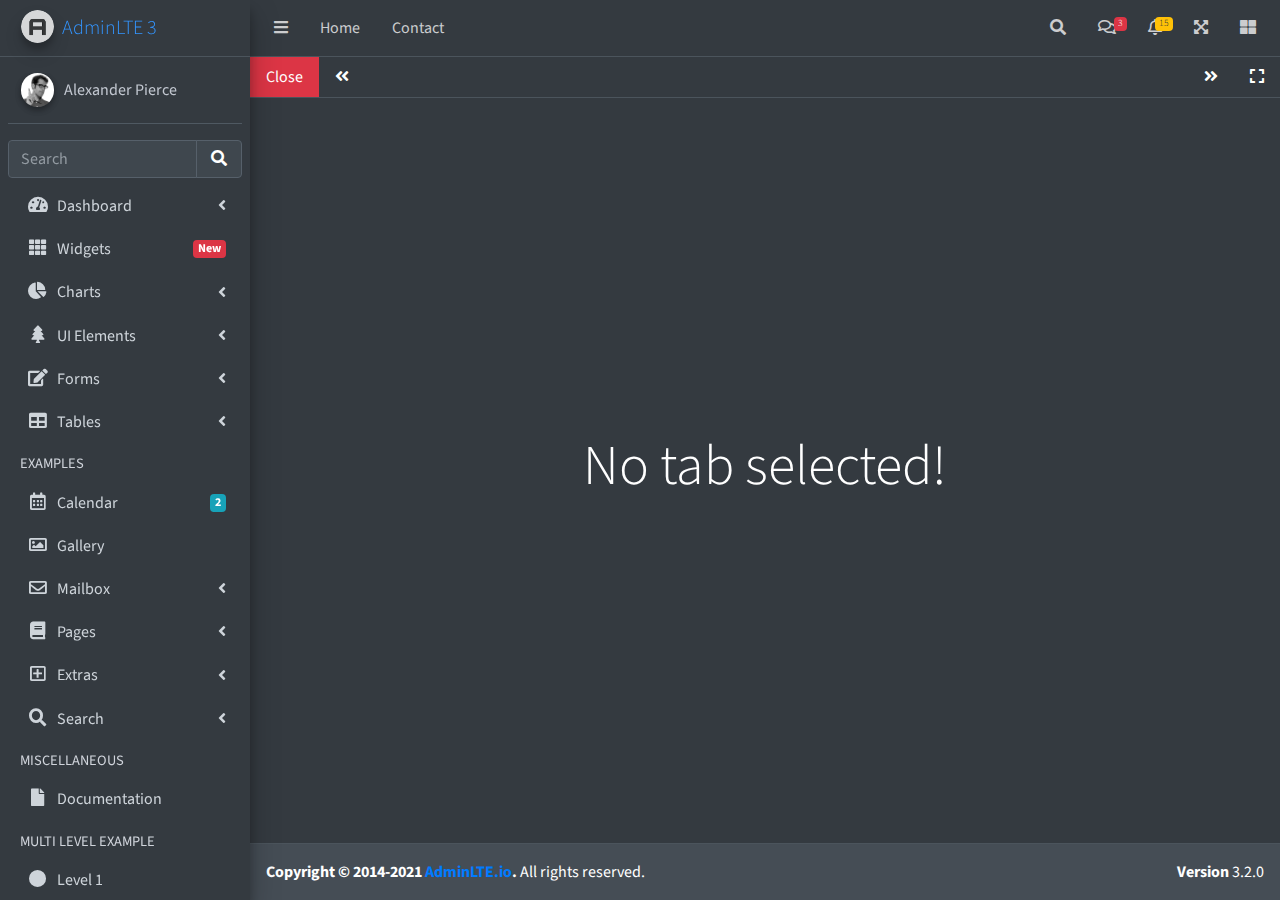
<file: AdminLTE-3.2.0/iframe-dark.html>
<!DOCTYPE html>
<html lang="en">
<head>
  <meta charset="utf-8">
  <meta name="viewport" content="width=device-width, initial-scale=1">
  <title>AdminLTE 3 | Tabbed IFrames</title>

  <!-- Google Font: Source Sans Pro -->
  <link rel="stylesheet" href="https://fonts.googleapis.com/css?family=Source+Sans+Pro:300,400,400i,700&display=fallback">
  <!-- Font Awesome -->
  <link rel="stylesheet" href="plugins/fontawesome-free/css/all.min.css">
  <!-- Theme style -->
  <link rel="stylesheet" href="dist/css/adminlte.min.css">
  <!-- overlayScrollbars -->
  <link rel="stylesheet" href="plugins/overlayScrollbars/css/OverlayScrollbars.min.css">
</head>
<body class="hold-transition sidebar-mini layout-fixed dark-mode" data-panel-auto-height-mode="height">
<div class="wrapper">

  <!-- Navbar -->
  <nav class="main-header navbar navbar-expand navbar-dark">
    <!-- Left navbar links -->
    <ul class="navbar-nav">
      <li class="nav-item">
        <a class="nav-link" data-widget="pushmenu" href="#" role="button"><i class="fas fa-bars"></i></a>
      </li>
      <li class="nav-item d-none d-sm-inline-block">
        <a href="index3.html" class="nav-link">Home</a>
      </li>
      <li class="nav-item d-none d-sm-inline-block">
        <a href="#" class="nav-link">Contact</a>
      </li>
    </ul>

    <!-- Right navbar links -->
    <ul class="navbar-nav ml-auto">
      <!-- Navbar Search -->
      <li class="nav-item">
        <a class="nav-link" data-widget="navbar-search" href="#" role="button">
          <i class="fas fa-search"></i>
        </a>
        <div class="navbar-search-block">
          <form class="form-inline">
            <div class="input-group input-group-sm">
              <input class="form-control form-control-navbar" type="search" placeholder="Search" aria-label="Search">
              <div class="input-group-append">
                <button class="btn btn-navbar" type="submit">
                  <i class="fas fa-search"></i>
                </button>
                <button class="btn btn-navbar" type="button" data-widget="navbar-search">
                  <i class="fas fa-times"></i>
                </button>
              </div>
            </div>
          </form>
        </div>
      </li>

      <!-- Messages Dropdown Menu -->
      <li class="nav-item dropdown">
        <a class="nav-link" data-toggle="dropdown" href="#">
          <i class="far fa-comments"></i>
          <span class="badge badge-danger navbar-badge">3</span>
        </a>
        <div class="dropdown-menu dropdown-menu-lg dropdown-menu-right">
          <a href="#" class="dropdown-item">
            <!-- Message Start -->
            <div class="media">
              <img src="dist/img/user1-128x128.jpg" alt="User Avatar" class="img-size-50 mr-3 img-circle">
              <div class="media-body">
                <h3 class="dropdown-item-title">
                  Brad Diesel
                  <span class="float-right text-sm text-danger"><i class="fas fa-star"></i></span>
                </h3>
                <p class="text-sm">Call me whenever you can...</p>
                <p class="text-sm text-muted"><i class="far fa-clock mr-1"></i> 4 Hours Ago</p>
              </div>
            </div>
            <!-- Message End -->
          </a>
          <div class="dropdown-divider"></div>
          <a href="#" class="dropdown-item">
            <!-- Message Start -->
            <div class="media">
              <img src="dist/img/user8-128x128.jpg" alt="User Avatar" class="img-size-50 img-circle mr-3">
              <div class="media-body">
                <h3 class="dropdown-item-title">
                  John Pierce
                  <span class="float-right text-sm text-muted"><i class="fas fa-star"></i></span>
                </h3>
                <p class="text-sm">I got your message bro</p>
                <p class="text-sm text-muted"><i class="far fa-clock mr-1"></i> 4 Hours Ago</p>
              </div>
            </div>
            <!-- Message End -->
          </a>
          <div class="dropdown-divider"></div>
          <a href="#" class="dropdown-item">
            <!-- Message Start -->
            <div class="media">
              <img src="dist/img/user3-128x128.jpg" alt="User Avatar" class="img-size-50 img-circle mr-3">
              <div class="media-body">
                <h3 class="dropdown-item-title">
                  Nora Silvester
                  <span class="float-right text-sm text-warning"><i class="fas fa-star"></i></span>
                </h3>
                <p class="text-sm">The subject goes here</p>
                <p class="text-sm text-muted"><i class="far fa-clock mr-1"></i> 4 Hours Ago</p>
              </div>
            </div>
            <!-- Message End -->
          </a>
          <div class="dropdown-divider"></div>
          <a href="#" class="dropdown-item dropdown-footer">See All Messages</a>
        </div>
      </li>
      <!-- Notifications Dropdown Menu -->
      <li class="nav-item dropdown">
        <a class="nav-link" data-toggle="dropdown" href="#">
          <i class="far fa-bell"></i>
          <span class="badge badge-warning navbar-badge">15</span>
        </a>
        <div class="dropdown-menu dropdown-menu-lg dropdown-menu-right">
          <span class="dropdown-item dropdown-header">15 Notifications</span>
          <div class="dropdown-divider"></div>
          <a href="#" class="dropdown-item">
            <i class="fas fa-envelope mr-2"></i> 4 new messages
            <span class="float-right text-muted text-sm">3 mins</span>
          </a>
          <div class="dropdown-divider"></div>
          <a href="#" class="dropdown-item">
            <i class="fas fa-users mr-2"></i> 8 friend requests
            <span class="float-right text-muted text-sm">12 hours</span>
          </a>
          <div class="dropdown-divider"></div>
          <a href="#" class="dropdown-item">
            <i class="fas fa-file mr-2"></i> 3 new reports
            <span class="float-right text-muted text-sm">2 days</span>
          </a>
          <div class="dropdown-divider"></div>
          <a href="#" class="dropdown-item dropdown-footer">See All Notifications</a>
        </div>
      </li>
      <li class="nav-item">
        <a class="nav-link" data-widget="fullscreen" href="#" role="button">
          <i class="fas fa-expand-arrows-alt"></i>
        </a>
      </li>
      <li class="nav-item">
        <a class="nav-link" data-widget="control-sidebar" data-slide="true" href="#" role="button">
          <i class="fas fa-th-large"></i>
        </a>
      </li>
    </ul>
  </nav>
  <!-- /.navbar -->

  <!-- Main Sidebar Container -->
  <aside class="main-sidebar sidebar-dark-primary elevation-4">
    <!-- Brand Logo -->
    <a href="index3.html" class="brand-link">
      <img src="dist/img/AdminLTELogo.png" alt="AdminLTE Logo" class="brand-image img-circle elevation-3" style="opacity: .8">
      <span class="brand-text font-weight-light">AdminLTE 3</span>
    </a>

    <!-- Sidebar -->
    <div class="sidebar">
      <!-- Sidebar user panel (optional) -->
      <div class="user-panel mt-3 pb-3 mb-3 d-flex">
        <div class="image">
          <img src="dist/img/user2-160x160.jpg" class="img-circle elevation-2" alt="User Image">
        </div>
        <div class="info">
          <a href="#" class="d-block">Alexander Pierce</a>
        </div>
      </div>

      <!-- SidebarSearch Form -->
      <div class="form-inline">
        <div class="input-group" data-widget="sidebar-search">
          <input class="form-control form-control-sidebar" type="search" placeholder="Search" aria-label="Search">
          <div class="input-group-append">
            <button class="btn btn-sidebar">
              <i class="fas fa-search fa-fw"></i>
            </button>
          </div>
        </div>
      </div>

      <!-- Sidebar Menu -->
      <nav class="mt-2">
        <ul class="nav nav-pills nav-sidebar flex-column" data-widget="treeview" role="menu" data-accordion="false">
          <!-- Add icons to the links using the .nav-icon class
               with font-awesome or any other icon font library -->
          <li class="nav-item">
            <a href="#" class="nav-link">
              <i class="nav-icon fas fa-tachometer-alt"></i>
              <p>
                Dashboard
                <i class="right fas fa-angle-left"></i>
              </p>
            </a>
            <ul class="nav nav-treeview">
              <li class="nav-item">
                <a href="./index.html" class="nav-link">
                  <i class="far fa-circle nav-icon"></i>
                  <p>Dashboard v1</p>
                </a>
              </li>
              <li class="nav-item">
                <a href="./index2.html" class="nav-link">
                  <i class="far fa-circle nav-icon"></i>
                  <p>Dashboard v2</p>
                </a>
              </li>
              <li class="nav-item">
                <a href="./index3.html" class="nav-link">
                  <i class="far fa-circle nav-icon"></i>
                  <p>Dashboard v3</p>
                </a>
              </li>
            </ul>
          </li>
          <li class="nav-item">
            <a href="pages/widgets.html" class="nav-link">
              <i class="nav-icon fas fa-th"></i>
              <p>
                Widgets
                <span class="right badge badge-danger">New</span>
              </p>
            </a>
          </li>
          <li class="nav-item">
            <a href="#" class="nav-link">
              <i class="nav-icon fas fa-chart-pie"></i>
              <p>
                Charts
                <i class="right fas fa-angle-left"></i>
              </p>
            </a>
            <ul class="nav nav-treeview">
              <li class="nav-item">
                <a href="pages/charts/chartjs.html" class="nav-link">
                  <i class="far fa-circle nav-icon"></i>
                  <p>ChartJS</p>
                </a>
              </li>
              <li class="nav-item">
                <a href="pages/charts/flot.html" class="nav-link">
                  <i class="far fa-circle nav-icon"></i>
                  <p>Flot</p>
                </a>
              </li>
              <li class="nav-item">
                <a href="pages/charts/inline.html" class="nav-link">
                  <i class="far fa-circle nav-icon"></i>
                  <p>Inline</p>
                </a>
              </li>
            </ul>
          </li>
          <li class="nav-item">
            <a href="#" class="nav-link">
              <i class="nav-icon fas fa-tree"></i>
              <p>
                UI Elements
                <i class="fas fa-angle-left right"></i>
              </p>
            </a>
            <ul class="nav nav-treeview">
              <li class="nav-item">
                <a href="pages/UI/general.html" class="nav-link">
                  <i class="far fa-circle nav-icon"></i>
                  <p>General</p>
                </a>
              </li>
              <li class="nav-item">
                <a href="pages/UI/icons.html" class="nav-link">
                  <i class="far fa-circle nav-icon"></i>
                  <p>Icons</p>
                </a>
              </li>
              <li class="nav-item">
                <a href="pages/UI/buttons.html" class="nav-link">
                  <i class="far fa-circle nav-icon"></i>
                  <p>Buttons</p>
                </a>
              </li>
              <li class="nav-item">
                <a href="pages/UI/sliders.html" class="nav-link">
                  <i class="far fa-circle nav-icon"></i>
                  <p>Sliders</p>
                </a>
              </li>
              <li class="nav-item">
                <a href="pages/UI/modals.html" class="nav-link">
                  <i class="far fa-circle nav-icon"></i>
                  <p>Modals & Alerts</p>
                </a>
              </li>
              <li class="nav-item">
                <a href="pages/UI/navbar.html" class="nav-link">
                  <i class="far fa-circle nav-icon"></i>
                  <p>Navbar & Tabs</p>
                </a>
              </li>
              <li class="nav-item">
                <a href="pages/UI/timeline.html" class="nav-link">
                  <i class="far fa-circle nav-icon"></i>
                  <p>Timeline</p>
                </a>
              </li>
              <li class="nav-item">
                <a href="pages/UI/ribbons.html" class="nav-link">
                  <i class="far fa-circle nav-icon"></i>
                  <p>Ribbons</p>
                </a>
              </li>
            </ul>
          </li>
          <li class="nav-item">
            <a href="#" class="nav-link">
              <i class="nav-icon fas fa-edit"></i>
              <p>
                Forms
                <i class="fas fa-angle-left right"></i>
              </p>
            </a>
            <ul class="nav nav-treeview">
              <li class="nav-item">
                <a href="pages/forms/general.html" class="nav-link">
                  <i class="far fa-circle nav-icon"></i>
                  <p>General Elements</p>
                </a>
              </li>
              <li class="nav-item">
                <a href="pages/forms/advanced.html" class="nav-link">
                  <i class="far fa-circle nav-icon"></i>
                  <p>Advanced Elements</p>
                </a>
              </li>
              <li class="nav-item">
                <a href="pages/forms/editors.html" class="nav-link">
                  <i class="far fa-circle nav-icon"></i>
                  <p>Editors</p>
                </a>
              </li>
              <li class="nav-item">
                <a href="pages/forms/validation.html" class="nav-link">
                  <i class="far fa-circle nav-icon"></i>
                  <p>Validation</p>
                </a>
              </li>
            </ul>
          </li>
          <li class="nav-item">
            <a href="#" class="nav-link">
              <i class="nav-icon fas fa-table"></i>
              <p>
                Tables
                <i class="fas fa-angle-left right"></i>
              </p>
            </a>
            <ul class="nav nav-treeview">
              <li class="nav-item">
                <a href="pages/tables/simple.html" class="nav-link">
                  <i class="far fa-circle nav-icon"></i>
                  <p>Simple Tables</p>
                </a>
              </li>
              <li class="nav-item">
                <a href="pages/tables/data.html" class="nav-link">
                  <i class="far fa-circle nav-icon"></i>
                  <p>DataTables</p>
                </a>
              </li>
              <li class="nav-item">
                <a href="pages/tables/jsgrid.html" class="nav-link">
                  <i class="far fa-circle nav-icon"></i>
                  <p>jsGrid</p>
                </a>
              </li>
            </ul>
          </li>
          <li class="nav-header">EXAMPLES</li>
          <li class="nav-item">
            <a href="pages/calendar.html" class="nav-link">
              <i class="nav-icon far fa-calendar-alt"></i>
              <p>
                Calendar
                <span class="badge badge-info right">2</span>
              </p>
            </a>
          </li>
          <li class="nav-item">
            <a href="pages/gallery.html" class="nav-link">
              <i class="nav-icon far fa-image"></i>
              <p>
                Gallery
              </p>
            </a>
          </li>
          <li class="nav-item">
            <a href="#" class="nav-link">
              <i class="nav-icon far fa-envelope"></i>
              <p>
                Mailbox
                <i class="fas fa-angle-left right"></i>
              </p>
            </a>
            <ul class="nav nav-treeview">
              <li class="nav-item">
                <a href="pages/mailbox/mailbox.html" class="nav-link">
                  <i class="far fa-circle nav-icon"></i>
                  <p>Inbox</p>
                </a>
              </li>
              <li class="nav-item">
                <a href="pages/mailbox/compose.html" class="nav-link">
                  <i class="far fa-circle nav-icon"></i>
                  <p>Compose</p>
                </a>
              </li>
              <li class="nav-item">
                <a href="pages/mailbox/read-mail.html" class="nav-link">
                  <i class="far fa-circle nav-icon"></i>
                  <p>Read</p>
                </a>
              </li>
            </ul>
          </li>
          <li class="nav-item">
            <a href="#" class="nav-link">
              <i class="nav-icon fas fa-book"></i>
              <p>
                Pages
                <i class="fas fa-angle-left right"></i>
              </p>
            </a>
            <ul class="nav nav-treeview">
              <li class="nav-item">
                <a href="pages/examples/invoice.html" class="nav-link">
                  <i class="far fa-circle nav-icon"></i>
                  <p>Invoice</p>
                </a>
              </li>
              <li class="nav-item">
                <a href="pages/examples/profile.html" class="nav-link">
                  <i class="far fa-circle nav-icon"></i>
                  <p>Profile</p>
                </a>
              </li>
              <li class="nav-item">
                <a href="pages/examples/e-commerce.html" class="nav-link">
                  <i class="far fa-circle nav-icon"></i>
                  <p>E-commerce</p>
                </a>
              </li>
              <li class="nav-item">
                <a href="pages/examples/projects.html" class="nav-link">
                  <i class="far fa-circle nav-icon"></i>
                  <p>Projects</p>
                </a>
              </li>
              <li class="nav-item">
                <a href="pages/examples/project-add.html" class="nav-link">
                  <i class="far fa-circle nav-icon"></i>
                  <p>Project Add</p>
                </a>
              </li>
              <li class="nav-item">
                <a href="pages/examples/project-edit.html" class="nav-link">
                  <i class="far fa-circle nav-icon"></i>
                  <p>Project Edit</p>
                </a>
              </li>
              <li class="nav-item">
                <a href="pages/examples/project-detail.html" class="nav-link">
                  <i class="far fa-circle nav-icon"></i>
                  <p>Project Detail</p>
                </a>
              </li>
              <li class="nav-item">
                <a href="pages/examples/contacts.html" class="nav-link">
                  <i class="far fa-circle nav-icon"></i>
                  <p>Contacts</p>
                </a>
              </li>
              <li class="nav-item">
                <a href="pages/examples/faq.html" class="nav-link">
                  <i class="far fa-circle nav-icon"></i>
                  <p>FAQ</p>
                </a>
              </li>
              <li class="nav-item">
                <a href="pages/examples/contact-us.html" class="nav-link">
                  <i class="far fa-circle nav-icon"></i>
                  <p>Contact us</p>
                </a>
              </li>
            </ul>
          </li>
          <li class="nav-item">
            <a href="#" class="nav-link">
              <i class="nav-icon far fa-plus-square"></i>
              <p>
                Extras
                <i class="fas fa-angle-left right"></i>
              </p>
            </a>
            <ul class="nav nav-treeview">
              <li class="nav-item">
                <a href="#" class="nav-link">
                  <i class="far fa-circle nav-icon"></i>
                  <p>
                    Login & Register v1
                    <i class="fas fa-angle-left right"></i>
                  </p>
                </a>
                <ul class="nav nav-treeview">
                  <li class="nav-item">
                    <a href="pages/examples/login.html" class="nav-link">
                      <i class="far fa-circle nav-icon"></i>
                      <p>Login v1</p>
                    </a>
                  </li>
                  <li class="nav-item">
                    <a href="pages/examples/register.html" class="nav-link">
                      <i class="far fa-circle nav-icon"></i>
                      <p>Register v1</p>
                    </a>
                  </li>
                  <li class="nav-item">
                    <a href="pages/examples/forgot-password.html" class="nav-link">
                      <i class="far fa-circle nav-icon"></i>
                      <p>Forgot Password v1</p>
                    </a>
                  </li>
                  <li class="nav-item">
                    <a href="pages/examples/recover-password.html" class="nav-link">
                      <i class="far fa-circle nav-icon"></i>
                      <p>Recover Password v1</p>
                    </a>
                  </li>
                </ul>
              </li>
              <li class="nav-item">
                <a href="#" class="nav-link">
                  <i class="far fa-circle nav-icon"></i>
                  <p>
                    Login & Register v2
                    <i class="fas fa-angle-left right"></i>
                  </p>
                </a>
                <ul class="nav nav-treeview">
                  <li class="nav-item">
                    <a href="pages/examples/login-v2.html" class="nav-link">
                      <i class="far fa-circle nav-icon"></i>
                      <p>Login v2</p>
                    </a>
                  </li>
                  <li class="nav-item">
                    <a href="pages/examples/register-v2.html" class="nav-link">
                      <i class="far fa-circle nav-icon"></i>
                      <p>Register v2</p>
                    </a>
                  </li>
                  <li class="nav-item">
                    <a href="pages/examples/forgot-password-v2.html" class="nav-link">
                      <i class="far fa-circle nav-icon"></i>
                      <p>Forgot Password v2</p>
                    </a>
                  </li>
                  <li class="nav-item">
                    <a href="pages/examples/recover-password-v2.html" class="nav-link">
                      <i class="far fa-circle nav-icon"></i>
                      <p>Recover Password v2</p>
                    </a>
                  </li>
                </ul>
              </li>
              <li class="nav-item">
                <a href="pages/examples/lockscreen.html" class="nav-link">
                  <i class="far fa-circle nav-icon"></i>
                  <p>Lockscreen</p>
                </a>
              </li>
              <li class="nav-item">
                <a href="pages/examples/legacy-user-menu.html" class="nav-link">
                  <i class="far fa-circle nav-icon"></i>
                  <p>Legacy User Menu</p>
                </a>
              </li>
              <li class="nav-item">
                <a href="pages/examples/language-menu.html" class="nav-link">
                  <i class="far fa-circle nav-icon"></i>
                  <p>Language Menu</p>
                </a>
              </li>
              <li class="nav-item">
                <a href="pages/examples/404.html" class="nav-link">
                  <i class="far fa-circle nav-icon"></i>
                  <p>Error 404</p>
                </a>
              </li>
              <li class="nav-item">
                <a href="pages/examples/500.html" class="nav-link">
                  <i class="far fa-circle nav-icon"></i>
                  <p>Error 500</p>
                </a>
              </li>
              <li class="nav-item">
                <a href="pages/examples/pace.html" class="nav-link">
                  <i class="far fa-circle nav-icon"></i>
                  <p>Pace</p>
                </a>
              </li>
              <li class="nav-item">
                <a href="pages/examples/blank.html" class="nav-link">
                  <i class="far fa-circle nav-icon"></i>
                  <p>Blank Page</p>
                </a>
              </li>
              <li class="nav-item">
                <a href="starter.html" class="nav-link">
                  <i class="far fa-circle nav-icon"></i>
                  <p>Starter Page</p>
                </a>
              </li>
            </ul>
          </li>
          <li class="nav-item">
            <a href="#" class="nav-link">
              <i class="nav-icon fas fa-search"></i>
              <p>
                Search
                <i class="fas fa-angle-left right"></i>
              </p>
            </a>
            <ul class="nav nav-treeview">
              <li class="nav-item">
                <a href="pages/search/simple.html" class="nav-link">
                  <i class="far fa-circle nav-icon"></i>
                  <p>Simple Search</p>
                </a>
              </li>
              <li class="nav-item">
                <a href="pages/search/enhanced.html" class="nav-link">
                  <i class="far fa-circle nav-icon"></i>
                  <p>Enhanced</p>
                </a>
              </li>
            </ul>
          </li>
          <li class="nav-header">MISCELLANEOUS</li>
          <li class="nav-item">
            <a href="https://adminlte.io/docs/3.1/" class="nav-link">
              <i class="nav-icon fas fa-file"></i>
              <p>Documentation</p>
            </a>
          </li>
          <li class="nav-header">MULTI LEVEL EXAMPLE</li>
          <li class="nav-item">
            <a href="#" class="nav-link">
              <i class="fas fa-circle nav-icon"></i>
              <p>Level 1</p>
            </a>
          </li>
          <li class="nav-item">
            <a href="#" class="nav-link">
              <i class="nav-icon fas fa-circle"></i>
              <p>
                Level 1
                <i class="right fas fa-angle-left"></i>
              </p>
            </a>
            <ul class="nav nav-treeview">
              <li class="nav-item">
                <a href="#" class="nav-link">
                  <i class="far fa-circle nav-icon"></i>
                  <p>Level 2</p>
                </a>
              </li>
              <li class="nav-item">
                <a href="#" class="nav-link">
                  <i class="far fa-circle nav-icon"></i>
                  <p>
                    Level 2
                    <i class="right fas fa-angle-left"></i>
                  </p>
                </a>
                <ul class="nav nav-treeview">
                  <li class="nav-item">
                    <a href="#" class="nav-link">
                      <i class="far fa-dot-circle nav-icon"></i>
                      <p>Level 3</p>
                    </a>
                  </li>
                  <li class="nav-item">
                    <a href="#" class="nav-link">
                      <i class="far fa-dot-circle nav-icon"></i>
                      <p>Level 3</p>
                    </a>
                  </li>
                  <li class="nav-item">
                    <a href="#" class="nav-link">
                      <i class="far fa-dot-circle nav-icon"></i>
                      <p>Level 3</p>
                    </a>
                  </li>
                </ul>
              </li>
              <li class="nav-item">
                <a href="#" class="nav-link">
                  <i class="far fa-circle nav-icon"></i>
                  <p>Level 2</p>
                </a>
              </li>
            </ul>
          </li>
          <li class="nav-item">
            <a href="#" class="nav-link">
              <i class="fas fa-circle nav-icon"></i>
              <p>Level 1</p>
            </a>
          </li>
          <li class="nav-header">LABELS</li>
          <li class="nav-item">
            <a href="#" class="nav-link">
              <i class="nav-icon far fa-circle text-danger"></i>
              <p class="text">Important</p>
            </a>
          </li>
          <li class="nav-item">
            <a href="#" class="nav-link">
              <i class="nav-icon far fa-circle text-warning"></i>
              <p>Warning</p>
            </a>
          </li>
          <li class="nav-item">
            <a href="#" class="nav-link">
              <i class="nav-icon far fa-circle text-info"></i>
              <p>Informational</p>
            </a>
          </li>
        </ul>
      </nav>
      <!-- /.sidebar-menu -->
    </div>
    <!-- /.sidebar -->
  </aside>

  <!-- Content Wrapper. Contains page content -->
  <div class="content-wrapper iframe-mode bg-dark" data-widget="iframe" data-auto-dark-mode="true" data-loading-screen="750">
    <div class="nav navbar navbar-expand-lg navbar-dark border-bottom border-dark p-0">
      <a class="nav-link bg-danger" href="#" data-widget="iframe-close">Close</a>
      <a class="nav-link bg-dark" href="#" data-widget="iframe-scrollleft"><i class="fas fa-angle-double-left"></i></a>
      <ul class="navbar-nav" role="tablist">
      </ul>
      <a class="nav-link bg-dark" href="#" data-widget="iframe-scrollright"><i class="fas fa-angle-double-right"></i></a>
      <a class="nav-link bg-dark" href="#" data-widget="iframe-fullscreen"><i class="fas fa-expand"></i></a>
    </div>
    <div class="tab-content">
      <div class="tab-empty">
        <h2 class="display-4">No tab selected!</h2>
      </div>
      <div class="tab-loading">
        <div>
          <h2 class="display-4">Tab is loading <i class="fa fa-sync fa-spin"></i></h2>
        </div>
      </div>
    </div>
  </div>
    <!-- /.content-wrapper -->
  <footer class="main-footer dark-mode">
    <strong>Copyright &copy; 2014-2021 <a href="https://adminlte.io">AdminLTE.io</a>.</strong>
    All rights reserved.
    <div class="float-right d-none d-sm-inline-block">
      <b>Version</b> 3.2.0
    </div>
  </footer>

  <!-- Control Sidebar -->
  <aside class="control-sidebar control-sidebar-dark">
    <!-- Control sidebar content goes here -->
  </aside>
  <!-- /.control-sidebar -->
</div>
<!-- ./wrapper -->

<!-- jQuery -->
<script src="plugins/jquery/jquery.min.js"></script>
<!-- jQuery UI 1.11.4 -->
<script src="plugins/jquery-ui/jquery-ui.min.js"></script>
<!-- Resolve conflict in jQuery UI tooltip with Bootstrap tooltip -->
<script>
  $.widget.bridge('uibutton', $.ui.button)
</script>
<!-- Bootstrap 4 -->
<script src="plugins/bootstrap/js/bootstrap.bundle.min.js"></script>
<!-- overlayScrollbars -->
<script src="plugins/overlayScrollbars/js/jquery.overlayScrollbars.min.js"></script>
<!-- AdminLTE App -->
<script src="dist/js/adminlte.js"></script>
<!-- AdminLTE for demo purposes -->
<script src="dist/js/demo.js"></script>
</body>
</html>
</file>
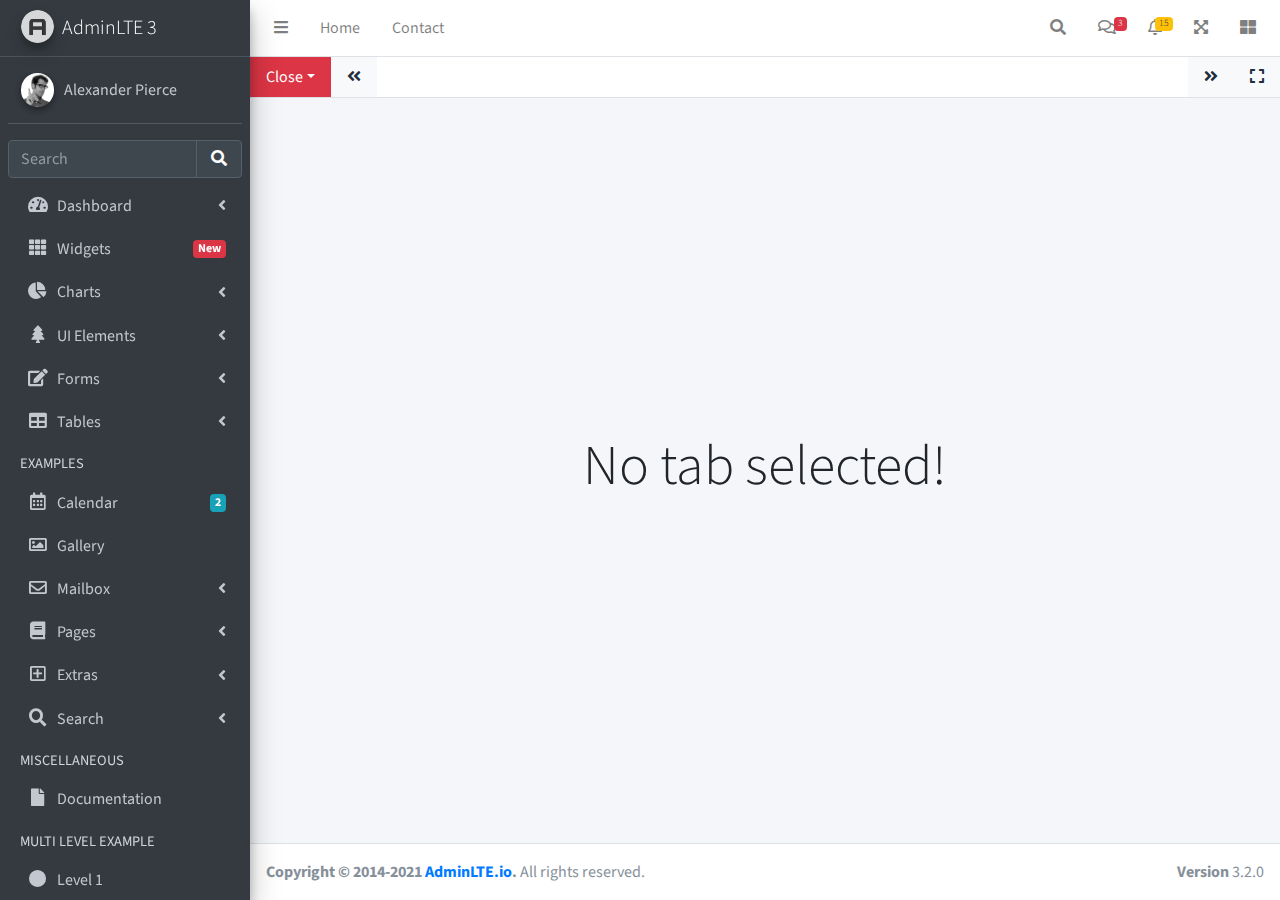
<file: AdminLTE-3.2.0/iframe.html>
<!DOCTYPE html>
<html lang="en">
<head>
  <meta charset="utf-8">
  <meta name="viewport" content="width=device-width, initial-scale=1">
  <title>AdminLTE 3 | Tabbed IFrames</title>

  <!-- Google Font: Source Sans Pro -->
  <link rel="stylesheet" href="https://fonts.googleapis.com/css?family=Source+Sans+Pro:300,400,400i,700&display=fallback">
  <!-- Font Awesome -->
  <link rel="stylesheet" href="plugins/fontawesome-free/css/all.min.css">
  <!-- Theme style -->
  <link rel="stylesheet" href="dist/css/adminlte.min.css">
  <!-- overlayScrollbars -->
  <link rel="stylesheet" href="plugins/overlayScrollbars/css/OverlayScrollbars.min.css">
</head>
<body class="hold-transition sidebar-mini layout-fixed" data-panel-auto-height-mode="height">
<div class="wrapper">

  <!-- Navbar -->
  <nav class="main-header navbar navbar-expand navbar-white navbar-light">
    <!-- Left navbar links -->
    <ul class="navbar-nav">
      <li class="nav-item">
        <a class="nav-link" data-widget="pushmenu" href="#" role="button"><i class="fas fa-bars"></i></a>
      </li>
      <li class="nav-item d-none d-sm-inline-block">
        <a href="index3.html" class="nav-link">Home</a>
      </li>
      <li class="nav-item d-none d-sm-inline-block">
        <a href="#" class="nav-link">Contact</a>
      </li>
    </ul>

    <!-- Right navbar links -->
    <ul class="navbar-nav ml-auto">
      <!-- Navbar Search -->
      <li class="nav-item">
        <a class="nav-link" data-widget="navbar-search" href="#" role="button">
          <i class="fas fa-search"></i>
        </a>
        <div class="navbar-search-block">
          <form class="form-inline">
            <div class="input-group input-group-sm">
              <input class="form-control form-control-navbar" type="search" placeholder="Search" aria-label="Search">
              <div class="input-group-append">
                <button class="btn btn-navbar" type="submit">
                  <i class="fas fa-search"></i>
                </button>
                <button class="btn btn-navbar" type="button" data-widget="navbar-search">
                  <i class="fas fa-times"></i>
                </button>
              </div>
            </div>
          </form>
        </div>
      </li>

      <!-- Messages Dropdown Menu -->
      <li class="nav-item dropdown">
        <a class="nav-link" data-toggle="dropdown" href="#">
          <i class="far fa-comments"></i>
          <span class="badge badge-danger navbar-badge">3</span>
        </a>
        <div class="dropdown-menu dropdown-menu-lg dropdown-menu-right">
          <a href="#" class="dropdown-item">
            <!-- Message Start -->
            <div class="media">
              <img src="dist/img/user1-128x128.jpg" alt="User Avatar" class="img-size-50 mr-3 img-circle">
              <div class="media-body">
                <h3 class="dropdown-item-title">
                  Brad Diesel
                  <span class="float-right text-sm text-danger"><i class="fas fa-star"></i></span>
                </h3>
                <p class="text-sm">Call me whenever you can...</p>
                <p class="text-sm text-muted"><i class="far fa-clock mr-1"></i> 4 Hours Ago</p>
              </div>
            </div>
            <!-- Message End -->
          </a>
          <div class="dropdown-divider"></div>
          <a href="#" class="dropdown-item">
            <!-- Message Start -->
            <div class="media">
              <img src="dist/img/user8-128x128.jpg" alt="User Avatar" class="img-size-50 img-circle mr-3">
              <div class="media-body">
                <h3 class="dropdown-item-title">
                  John Pierce
                  <span class="float-right text-sm text-muted"><i class="fas fa-star"></i></span>
                </h3>
                <p class="text-sm">I got your message bro</p>
                <p class="text-sm text-muted"><i class="far fa-clock mr-1"></i> 4 Hours Ago</p>
              </div>
            </div>
            <!-- Message End -->
          </a>
          <div class="dropdown-divider"></div>
          <a href="#" class="dropdown-item">
            <!-- Message Start -->
            <div class="media">
              <img src="dist/img/user3-128x128.jpg" alt="User Avatar" class="img-size-50 img-circle mr-3">
              <div class="media-body">
                <h3 class="dropdown-item-title">
                  Nora Silvester
                  <span class="float-right text-sm text-warning"><i class="fas fa-star"></i></span>
                </h3>
                <p class="text-sm">The subject goes here</p>
                <p class="text-sm text-muted"><i class="far fa-clock mr-1"></i> 4 Hours Ago</p>
              </div>
            </div>
            <!-- Message End -->
          </a>
          <div class="dropdown-divider"></div>
          <a href="#" class="dropdown-item dropdown-footer">See All Messages</a>
        </div>
      </li>
      <!-- Notifications Dropdown Menu -->
      <li class="nav-item dropdown">
        <a class="nav-link" data-toggle="dropdown" href="#">
          <i class="far fa-bell"></i>
          <span class="badge badge-warning navbar-badge">15</span>
        </a>
        <div class="dropdown-menu dropdown-menu-lg dropdown-menu-right">
          <span class="dropdown-item dropdown-header">15 Notifications</span>
          <div class="dropdown-divider"></div>
          <a href="#" class="dropdown-item">
            <i class="fas fa-envelope mr-2"></i> 4 new messages
            <span class="float-right text-muted text-sm">3 mins</span>
          </a>
          <div class="dropdown-divider"></div>
          <a href="#" class="dropdown-item">
            <i class="fas fa-users mr-2"></i> 8 friend requests
            <span class="float-right text-muted text-sm">12 hours</span>
          </a>
          <div class="dropdown-divider"></div>
          <a href="#" class="dropdown-item">
            <i class="fas fa-file mr-2"></i> 3 new reports
            <span class="float-right text-muted text-sm">2 days</span>
          </a>
          <div class="dropdown-divider"></div>
          <a href="#" class="dropdown-item dropdown-footer">See All Notifications</a>
        </div>
      </li>
      <li class="nav-item">
        <a class="nav-link" data-widget="fullscreen" href="#" role="button">
          <i class="fas fa-expand-arrows-alt"></i>
        </a>
      </li>
      <li class="nav-item">
        <a class="nav-link" data-widget="control-sidebar" data-slide="true" href="#" role="button">
          <i class="fas fa-th-large"></i>
        </a>
      </li>
    </ul>
  </nav>
  <!-- /.navbar -->

  <!-- Main Sidebar Container -->
  <aside class="main-sidebar sidebar-dark-primary elevation-4">
    <!-- Brand Logo -->
    <a href="index3.html" class="brand-link">
      <img src="dist/img/AdminLTELogo.png" alt="AdminLTE Logo" class="brand-image img-circle elevation-3" style="opacity: .8">
      <span class="brand-text font-weight-light">AdminLTE 3</span>
    </a>

    <!-- Sidebar -->
    <div class="sidebar">
      <!-- Sidebar user panel (optional) -->
      <div class="user-panel mt-3 pb-3 mb-3 d-flex">
        <div class="image">
          <img src="dist/img/user2-160x160.jpg" class="img-circle elevation-2" alt="User Image">
        </div>
        <div class="info">
          <a href="#" class="d-block">Alexander Pierce</a>
        </div>
      </div>

      <!-- SidebarSearch Form -->
      <div class="form-inline">
        <div class="input-group" data-widget="sidebar-search">
          <input class="form-control form-control-sidebar" type="search" placeholder="Search" aria-label="Search">
          <div class="input-group-append">
            <button class="btn btn-sidebar">
              <i class="fas fa-search fa-fw"></i>
            </button>
          </div>
        </div>
      </div>

      <!-- Sidebar Menu -->
      <nav class="mt-2">
        <ul class="nav nav-pills nav-sidebar flex-column" data-widget="treeview" role="menu" data-accordion="false">
          <!-- Add icons to the links using the .nav-icon class
               with font-awesome or any other icon font library -->
          <li class="nav-item">
            <a href="#" class="nav-link">
              <i class="nav-icon fas fa-tachometer-alt"></i>
              <p>
                Dashboard
                <i class="right fas fa-angle-left"></i>
              </p>
            </a>
            <ul class="nav nav-treeview">
              <li class="nav-item">
                <a href="./index.html" class="nav-link">
                  <i class="far fa-circle nav-icon"></i>
                  <p>Dashboard v1</p>
                </a>
              </li>
              <li class="nav-item">
                <a href="./index2.html" class="nav-link">
                  <i class="far fa-circle nav-icon"></i>
                  <p>Dashboard v2</p>
                </a>
              </li>
              <li class="nav-item">
                <a href="./index3.html" class="nav-link">
                  <i class="far fa-circle nav-icon"></i>
                  <p>Dashboard v3</p>
                </a>
              </li>
            </ul>
          </li>
          <li class="nav-item">
            <a href="pages/widgets.html" class="nav-link">
              <i class="nav-icon fas fa-th"></i>
              <p>
                Widgets
                <span class="right badge badge-danger">New</span>
              </p>
            </a>
          </li>
          <li class="nav-item">
            <a href="#" class="nav-link">
              <i class="nav-icon fas fa-chart-pie"></i>
              <p>
                Charts
                <i class="right fas fa-angle-left"></i>
              </p>
            </a>
            <ul class="nav nav-treeview">
              <li class="nav-item">
                <a href="pages/charts/chartjs.html" class="nav-link">
                  <i class="far fa-circle nav-icon"></i>
                  <p>ChartJS</p>
                </a>
              </li>
              <li class="nav-item">
                <a href="pages/charts/flot.html" class="nav-link">
                  <i class="far fa-circle nav-icon"></i>
                  <p>Flot</p>
                </a>
              </li>
              <li class="nav-item">
                <a href="pages/charts/inline.html" class="nav-link">
                  <i class="far fa-circle nav-icon"></i>
                  <p>Inline</p>
                </a>
              </li>
            </ul>
          </li>
          <li class="nav-item">
            <a href="#" class="nav-link">
              <i class="nav-icon fas fa-tree"></i>
              <p>
                UI Elements
                <i class="fas fa-angle-left right"></i>
              </p>
            </a>
            <ul class="nav nav-treeview">
              <li class="nav-item">
                <a href="pages/UI/general.html" class="nav-link">
                  <i class="far fa-circle nav-icon"></i>
                  <p>General</p>
                </a>
              </li>
              <li class="nav-item">
                <a href="pages/UI/icons.html" class="nav-link">
                  <i class="far fa-circle nav-icon"></i>
                  <p>Icons</p>
                </a>
              </li>
              <li class="nav-item">
                <a href="pages/UI/buttons.html" class="nav-link">
                  <i class="far fa-circle nav-icon"></i>
                  <p>Buttons</p>
                </a>
              </li>
              <li class="nav-item">
                <a href="pages/UI/sliders.html" class="nav-link">
                  <i class="far fa-circle nav-icon"></i>
                  <p>Sliders</p>
                </a>
              </li>
              <li class="nav-item">
                <a href="pages/UI/modals.html" class="nav-link">
                  <i class="far fa-circle nav-icon"></i>
                  <p>Modals & Alerts</p>
                </a>
              </li>
              <li class="nav-item">
                <a href="pages/UI/navbar.html" class="nav-link">
                  <i class="far fa-circle nav-icon"></i>
                  <p>Navbar & Tabs</p>
                </a>
              </li>
              <li class="nav-item">
                <a href="pages/UI/timeline.html" class="nav-link">
                  <i class="far fa-circle nav-icon"></i>
                  <p>Timeline</p>
                </a>
              </li>
              <li class="nav-item">
                <a href="pages/UI/ribbons.html" class="nav-link">
                  <i class="far fa-circle nav-icon"></i>
                  <p>Ribbons</p>
                </a>
              </li>
            </ul>
          </li>
          <li class="nav-item">
            <a href="#" class="nav-link">
              <i class="nav-icon fas fa-edit"></i>
              <p>
                Forms
                <i class="fas fa-angle-left right"></i>
              </p>
            </a>
            <ul class="nav nav-treeview">
              <li class="nav-item">
                <a href="pages/forms/general.html" class="nav-link">
                  <i class="far fa-circle nav-icon"></i>
                  <p>General Elements</p>
                </a>
              </li>
              <li class="nav-item">
                <a href="pages/forms/advanced.html" class="nav-link">
                  <i class="far fa-circle nav-icon"></i>
                  <p>Advanced Elements</p>
                </a>
              </li>
              <li class="nav-item">
                <a href="pages/forms/editors.html" class="nav-link">
                  <i class="far fa-circle nav-icon"></i>
                  <p>Editors</p>
                </a>
              </li>
              <li class="nav-item">
                <a href="pages/forms/validation.html" class="nav-link">
                  <i class="far fa-circle nav-icon"></i>
                  <p>Validation</p>
                </a>
              </li>
            </ul>
          </li>
          <li class="nav-item">
            <a href="#" class="nav-link">
              <i class="nav-icon fas fa-table"></i>
              <p>
                Tables
                <i class="fas fa-angle-left right"></i>
              </p>
            </a>
            <ul class="nav nav-treeview">
              <li class="nav-item">
                <a href="pages/tables/simple.html" class="nav-link">
                  <i class="far fa-circle nav-icon"></i>
                  <p>Simple Tables</p>
                </a>
              </li>
              <li class="nav-item">
                <a href="pages/tables/data.html" class="nav-link">
                  <i class="far fa-circle nav-icon"></i>
                  <p>DataTables</p>
                </a>
              </li>
              <li class="nav-item">
                <a href="pages/tables/jsgrid.html" class="nav-link">
                  <i class="far fa-circle nav-icon"></i>
                  <p>jsGrid</p>
                </a>
              </li>
            </ul>
          </li>
          <li class="nav-header">EXAMPLES</li>
          <li class="nav-item">
            <a href="pages/calendar.html" class="nav-link">
              <i class="nav-icon far fa-calendar-alt"></i>
              <p>
                Calendar
                <span class="badge badge-info right">2</span>
              </p>
            </a>
          </li>
          <li class="nav-item">
            <a href="pages/gallery.html" class="nav-link">
              <i class="nav-icon far fa-image"></i>
              <p>
                Gallery
              </p>
            </a>
          </li>
          <li class="nav-item">
            <a href="#" class="nav-link">
              <i class="nav-icon far fa-envelope"></i>
              <p>
                Mailbox
                <i class="fas fa-angle-left right"></i>
              </p>
            </a>
            <ul class="nav nav-treeview">
              <li class="nav-item">
                <a href="pages/mailbox/mailbox.html" class="nav-link">
                  <i class="far fa-circle nav-icon"></i>
                  <p>Inbox</p>
                </a>
              </li>
              <li class="nav-item">
                <a href="pages/mailbox/compose.html" class="nav-link">
                  <i class="far fa-circle nav-icon"></i>
                  <p>Compose</p>
                </a>
              </li>
              <li class="nav-item">
                <a href="pages/mailbox/read-mail.html" class="nav-link">
                  <i class="far fa-circle nav-icon"></i>
                  <p>Read</p>
                </a>
              </li>
            </ul>
          </li>
          <li class="nav-item">
            <a href="#" class="nav-link">
              <i class="nav-icon fas fa-book"></i>
              <p>
                Pages
                <i class="fas fa-angle-left right"></i>
              </p>
            </a>
            <ul class="nav nav-treeview">
              <li class="nav-item">
                <a href="pages/examples/invoice.html" class="nav-link">
                  <i class="far fa-circle nav-icon"></i>
                  <p>Invoice</p>
                </a>
              </li>
              <li class="nav-item">
                <a href="pages/examples/profile.html" class="nav-link">
                  <i class="far fa-circle nav-icon"></i>
                  <p>Profile</p>
                </a>
              </li>
              <li class="nav-item">
                <a href="pages/examples/e-commerce.html" class="nav-link">
                  <i class="far fa-circle nav-icon"></i>
                  <p>E-commerce</p>
                </a>
              </li>
              <li class="nav-item">
                <a href="pages/examples/projects.html" class="nav-link">
                  <i class="far fa-circle nav-icon"></i>
                  <p>Projects</p>
                </a>
              </li>
              <li class="nav-item">
                <a href="pages/examples/project-add.html" class="nav-link">
                  <i class="far fa-circle nav-icon"></i>
                  <p>Project Add</p>
                </a>
              </li>
              <li class="nav-item">
                <a href="pages/examples/project-edit.html" class="nav-link">
                  <i class="far fa-circle nav-icon"></i>
                  <p>Project Edit</p>
                </a>
              </li>
              <li class="nav-item">
                <a href="pages/examples/project-detail.html" class="nav-link">
                  <i class="far fa-circle nav-icon"></i>
                  <p>Project Detail</p>
                </a>
              </li>
              <li class="nav-item">
                <a href="pages/examples/contacts.html" class="nav-link">
                  <i class="far fa-circle nav-icon"></i>
                  <p>Contacts</p>
                </a>
              </li>
              <li class="nav-item">
                <a href="pages/examples/faq.html" class="nav-link">
                  <i class="far fa-circle nav-icon"></i>
                  <p>FAQ</p>
                </a>
              </li>
              <li class="nav-item">
                <a href="pages/examples/contact-us.html" class="nav-link">
                  <i class="far fa-circle nav-icon"></i>
                  <p>Contact us</p>
                </a>
              </li>
            </ul>
          </li>
          <li class="nav-item">
            <a href="#" class="nav-link">
              <i class="nav-icon far fa-plus-square"></i>
              <p>
                Extras
                <i class="fas fa-angle-left right"></i>
              </p>
            </a>
            <ul class="nav nav-treeview">
              <li class="nav-item">
                <a href="#" class="nav-link">
                  <i class="far fa-circle nav-icon"></i>
                  <p>
                    Login & Register v1
                    <i class="fas fa-angle-left right"></i>
                  </p>
                </a>
                <ul class="nav nav-treeview">
                  <li class="nav-item">
                    <a href="pages/examples/login.html" class="nav-link">
                      <i class="far fa-circle nav-icon"></i>
                      <p>Login v1</p>
                    </a>
                  </li>
                  <li class="nav-item">
                    <a href="pages/examples/register.html" class="nav-link">
                      <i class="far fa-circle nav-icon"></i>
                      <p>Register v1</p>
                    </a>
                  </li>
                  <li class="nav-item">
                    <a href="pages/examples/forgot-password.html" class="nav-link">
                      <i class="far fa-circle nav-icon"></i>
                      <p>Forgot Password v1</p>
                    </a>
                  </li>
                  <li class="nav-item">
                    <a href="pages/examples/recover-password.html" class="nav-link">
                      <i class="far fa-circle nav-icon"></i>
                      <p>Recover Password v1</p>
                    </a>
                  </li>
                </ul>
              </li>
              <li class="nav-item">
                <a href="#" class="nav-link">
                  <i class="far fa-circle nav-icon"></i>
                  <p>
                    Login & Register v2
                    <i class="fas fa-angle-left right"></i>
                  </p>
                </a>
                <ul class="nav nav-treeview">
                  <li class="nav-item">
                    <a href="pages/examples/login-v2.html" class="nav-link">
                      <i class="far fa-circle nav-icon"></i>
                      <p>Login v2</p>
                    </a>
                  </li>
                  <li class="nav-item">
                    <a href="pages/examples/register-v2.html" class="nav-link">
                      <i class="far fa-circle nav-icon"></i>
                      <p>Register v2</p>
                    </a>
                  </li>
                  <li class="nav-item">
                    <a href="pages/examples/forgot-password-v2.html" class="nav-link">
                      <i class="far fa-circle nav-icon"></i>
                      <p>Forgot Password v2</p>
                    </a>
                  </li>
                  <li class="nav-item">
                    <a href="pages/examples/recover-password-v2.html" class="nav-link">
                      <i class="far fa-circle nav-icon"></i>
                      <p>Recover Password v2</p>
                    </a>
                  </li>
                </ul>
              </li>
              <li class="nav-item">
                <a href="pages/examples/lockscreen.html" class="nav-link">
                  <i class="far fa-circle nav-icon"></i>
                  <p>Lockscreen</p>
                </a>
              </li>
              <li class="nav-item">
                <a href="pages/examples/legacy-user-menu.html" class="nav-link">
                  <i class="far fa-circle nav-icon"></i>
                  <p>Legacy User Menu</p>
                </a>
              </li>
              <li class="nav-item">
                <a href="pages/examples/language-menu.html" class="nav-link">
                  <i class="far fa-circle nav-icon"></i>
                  <p>Language Menu</p>
                </a>
              </li>
              <li class="nav-item">
                <a href="pages/examples/404.html" class="nav-link">
                  <i class="far fa-circle nav-icon"></i>
                  <p>Error 404</p>
                </a>
              </li>
              <li class="nav-item">
                <a href="pages/examples/500.html" class="nav-link">
                  <i class="far fa-circle nav-icon"></i>
                  <p>Error 500</p>
                </a>
              </li>
              <li class="nav-item">
                <a href="pages/examples/pace.html" class="nav-link">
                  <i class="far fa-circle nav-icon"></i>
                  <p>Pace</p>
                </a>
              </li>
              <li class="nav-item">
                <a href="pages/examples/blank.html" class="nav-link">
                  <i class="far fa-circle nav-icon"></i>
                  <p>Blank Page</p>
                </a>
              </li>
              <li class="nav-item">
                <a href="starter.html" class="nav-link">
                  <i class="far fa-circle nav-icon"></i>
                  <p>Starter Page</p>
                </a>
              </li>
            </ul>
          </li>
          <li class="nav-item">
            <a href="#" class="nav-link">
              <i class="nav-icon fas fa-search"></i>
              <p>
                Search
                <i class="fas fa-angle-left right"></i>
              </p>
            </a>
            <ul class="nav nav-treeview">
              <li class="nav-item">
                <a href="pages/search/simple.html" class="nav-link">
                  <i class="far fa-circle nav-icon"></i>
                  <p>Simple Search</p>
                </a>
              </li>
              <li class="nav-item">
                <a href="pages/search/enhanced.html" class="nav-link">
                  <i class="far fa-circle nav-icon"></i>
                  <p>Enhanced</p>
                </a>
              </li>
            </ul>
          </li>
          <li class="nav-header">MISCELLANEOUS</li>
          <li class="nav-item">
            <a href="https://adminlte.io/docs/3.1/" class="nav-link">
              <i class="nav-icon fas fa-file"></i>
              <p>Documentation</p>
            </a>
          </li>
          <li class="nav-header">MULTI LEVEL EXAMPLE</li>
          <li class="nav-item">
            <a href="#" class="nav-link">
              <i class="fas fa-circle nav-icon"></i>
              <p>Level 1</p>
            </a>
          </li>
          <li class="nav-item">
            <a href="#" class="nav-link">
              <i class="nav-icon fas fa-circle"></i>
              <p>
                Level 1
                <i class="right fas fa-angle-left"></i>
              </p>
            </a>
            <ul class="nav nav-treeview">
              <li class="nav-item">
                <a href="#" class="nav-link">
                  <i class="far fa-circle nav-icon"></i>
                  <p>Level 2</p>
                </a>
              </li>
              <li class="nav-item">
                <a href="#" class="nav-link">
                  <i class="far fa-circle nav-icon"></i>
                  <p>
                    Level 2
                    <i class="right fas fa-angle-left"></i>
                  </p>
                </a>
                <ul class="nav nav-treeview">
                  <li class="nav-item">
                    <a href="#" class="nav-link">
                      <i class="far fa-dot-circle nav-icon"></i>
                      <p>Level 3</p>
                    </a>
                  </li>
                  <li class="nav-item">
                    <a href="#" class="nav-link">
                      <i class="far fa-dot-circle nav-icon"></i>
                      <p>Level 3</p>
                    </a>
                  </li>
                  <li class="nav-item">
                    <a href="#" class="nav-link">
                      <i class="far fa-dot-circle nav-icon"></i>
                      <p>Level 3</p>
                    </a>
                  </li>
                </ul>
              </li>
              <li class="nav-item">
                <a href="#" class="nav-link">
                  <i class="far fa-circle nav-icon"></i>
                  <p>Level 2</p>
                </a>
              </li>
            </ul>
          </li>
          <li class="nav-item">
            <a href="#" class="nav-link">
              <i class="fas fa-circle nav-icon"></i>
              <p>Level 1</p>
            </a>
          </li>
          <li class="nav-header">LABELS</li>
          <li class="nav-item">
            <a href="#" class="nav-link">
              <i class="nav-icon far fa-circle text-danger"></i>
              <p class="text">Important</p>
            </a>
          </li>
          <li class="nav-item">
            <a href="#" class="nav-link">
              <i class="nav-icon far fa-circle text-warning"></i>
              <p>Warning</p>
            </a>
          </li>
          <li class="nav-item">
            <a href="#" class="nav-link">
              <i class="nav-icon far fa-circle text-info"></i>
              <p>Informational</p>
            </a>
          </li>
        </ul>
      </nav>
      <!-- /.sidebar-menu -->
    </div>
    <!-- /.sidebar -->
  </aside>

  <!-- Content Wrapper. Contains page content -->
  <div class="content-wrapper iframe-mode" data-widget="iframe" data-loading-screen="750">
    <div class="nav navbar navbar-expand navbar-white navbar-light border-bottom p-0">
      <div class="nav-item dropdown">
        <a class="nav-link bg-danger dropdown-toggle" data-toggle="dropdown" href="#" role="button" aria-haspopup="true" aria-expanded="false">Close</a>
        <div class="dropdown-menu mt-0">
          <a class="dropdown-item" href="#" data-widget="iframe-close" data-type="all">Close All</a>
          <a class="dropdown-item" href="#" data-widget="iframe-close" data-type="all-other">Close All Other</a>
        </div>
      </div>
      <a class="nav-link bg-light" href="#" data-widget="iframe-scrollleft"><i class="fas fa-angle-double-left"></i></a>
      <ul class="navbar-nav overflow-hidden" role="tablist"></ul>
      <a class="nav-link bg-light" href="#" data-widget="iframe-scrollright"><i class="fas fa-angle-double-right"></i></a>
      <a class="nav-link bg-light" href="#" data-widget="iframe-fullscreen"><i class="fas fa-expand"></i></a>
    </div>
    <div class="tab-content">
      <div class="tab-empty">
        <h2 class="display-4">No tab selected!</h2>
      </div>
      <div class="tab-loading">
        <div>
          <h2 class="display-4">Tab is loading <i class="fa fa-sync fa-spin"></i></h2>
        </div>
      </div>
    </div>
  </div>
  <!-- /.content-wrapper -->
  <footer class="main-footer">
    <strong>Copyright &copy; 2014-2021 <a href="https://adminlte.io">AdminLTE.io</a>.</strong>
    All rights reserved.
    <div class="float-right d-none d-sm-inline-block">
      <b>Version</b> 3.2.0
    </div>
  </footer>

  <!-- Control Sidebar -->
  <aside class="control-sidebar control-sidebar-dark">
    <!-- Control sidebar content goes here -->
  </aside>
  <!-- /.control-sidebar -->
</div>
<!-- ./wrapper -->

<!-- jQuery -->
<script src="plugins/jquery/jquery.min.js"></script>
<!-- jQuery UI 1.11.4 -->
<script src="plugins/jquery-ui/jquery-ui.min.js"></script>
<!-- Resolve conflict in jQuery UI tooltip with Bootstrap tooltip -->
<script>
  $.widget.bridge('uibutton', $.ui.button)
</script>
<!-- Bootstrap 4 -->
<script src="plugins/bootstrap/js/bootstrap.bundle.min.js"></script>
<!-- overlayScrollbars -->
<script src="plugins/overlayScrollbars/js/jquery.overlayScrollbars.min.js"></script>
<!-- AdminLTE App -->
<script src="dist/js/adminlte.js"></script>
<!-- AdminLTE for demo purposes -->
<script src="dist/js/demo.js"></script>
</body>
</html>
</file>
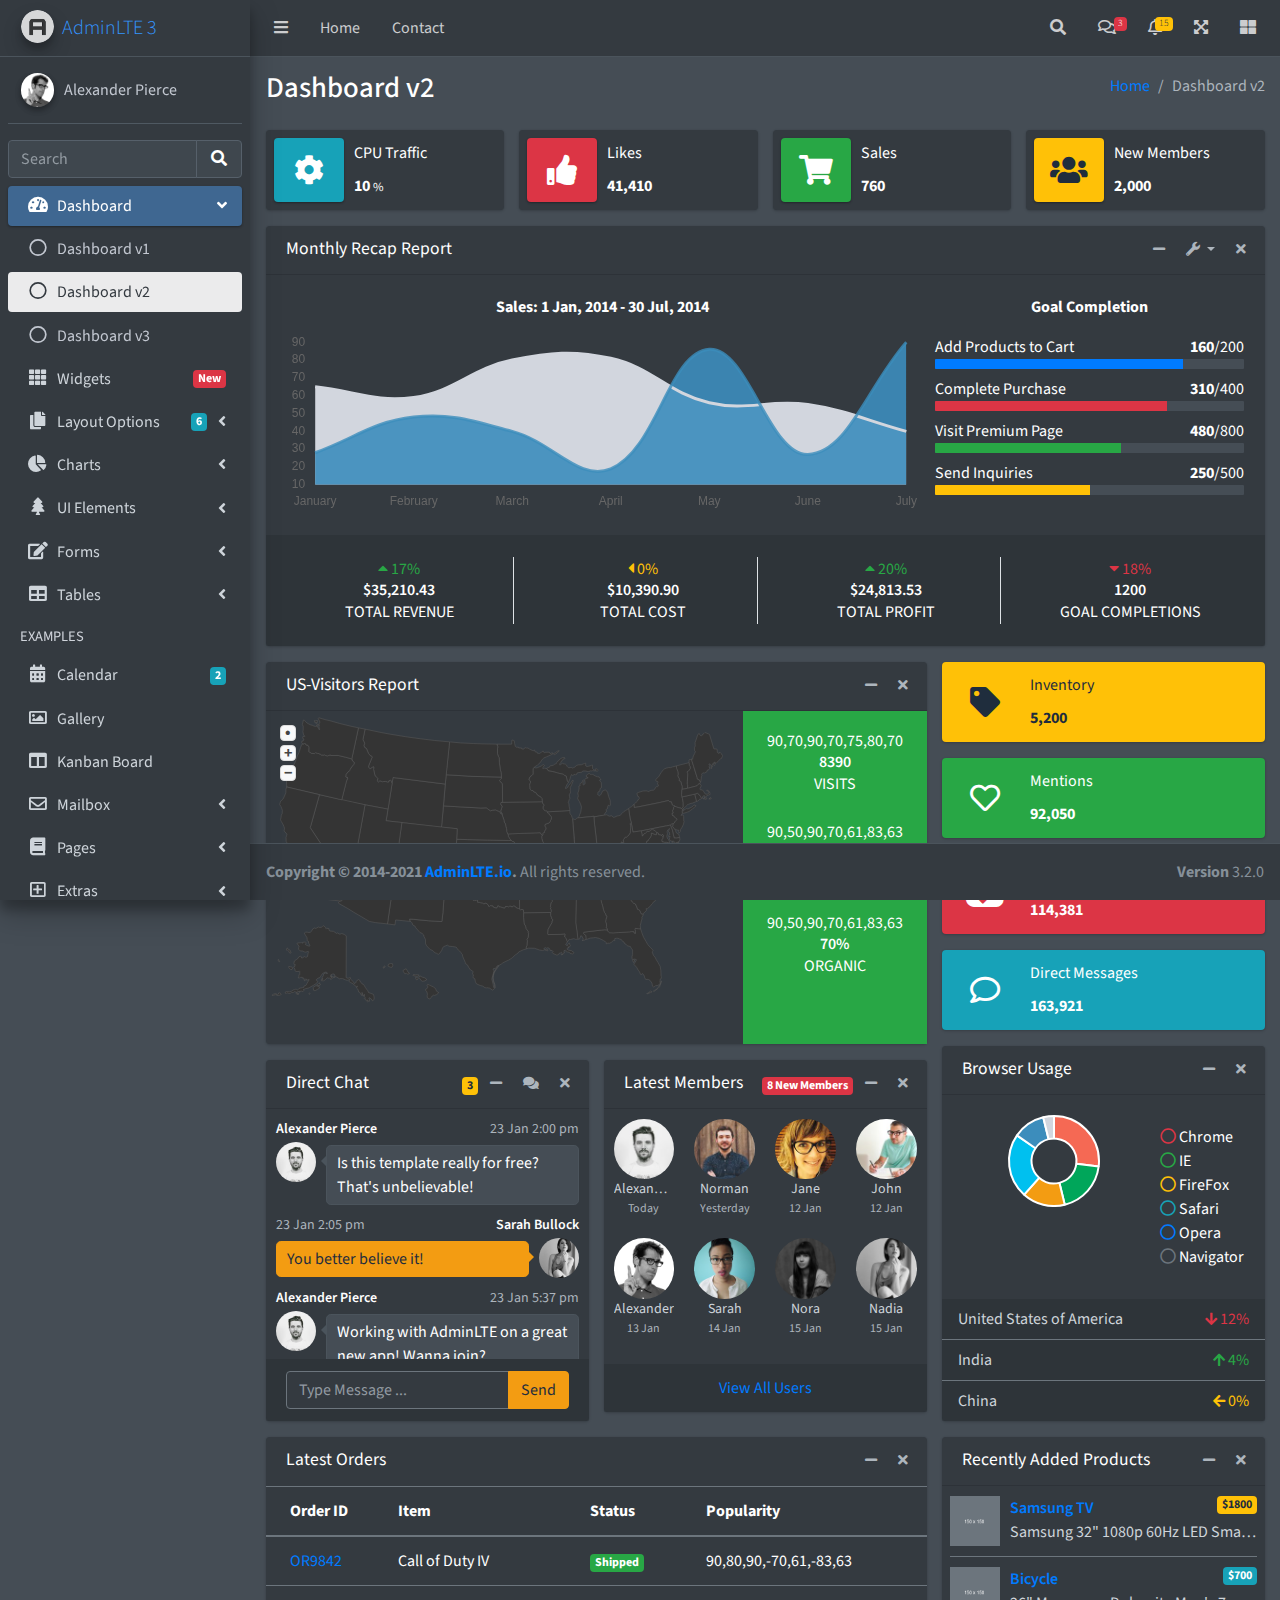
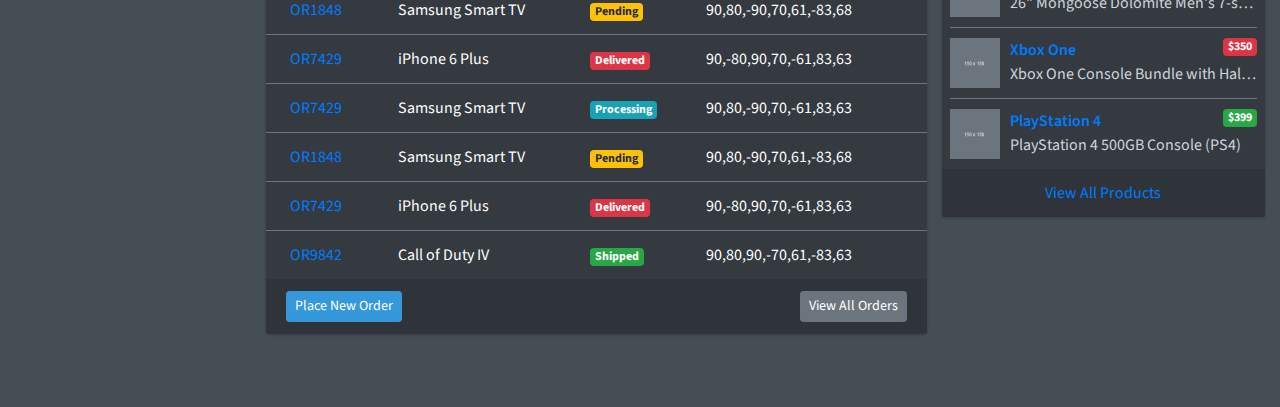
<file: AdminLTE-3.2.0/index2.html>
<!DOCTYPE html>
<html lang="en">
<head>
  <meta charset="utf-8">
  <meta name="viewport" content="width=device-width, initial-scale=1">
  <title>AdminLTE 3 | Dashboard 2</title>

  <!-- Google Font: Source Sans Pro -->
  <link rel="stylesheet" href="https://fonts.googleapis.com/css?family=Source+Sans+Pro:300,400,400i,700&display=fallback">
  <!-- Font Awesome Icons -->
  <link rel="stylesheet" href="plugins/fontawesome-free/css/all.min.css">
  <!-- overlayScrollbars -->
  <link rel="stylesheet" href="plugins/overlayScrollbars/css/OverlayScrollbars.min.css">
  <!-- Theme style -->
  <link rel="stylesheet" href="dist/css/adminlte.min.css">
</head>
<body class="hold-transition dark-mode sidebar-mini layout-fixed layout-navbar-fixed layout-footer-fixed">
<div class="wrapper">

  <!-- Preloader -->
  <div class="preloader flex-column justify-content-center align-items-center">
    <img class="animation__wobble" src="dist/img/AdminLTELogo.png" alt="AdminLTELogo" height="60" width="60">
  </div>

  <!-- Navbar -->
  <nav class="main-header navbar navbar-expand navbar-dark">
    <!-- Left navbar links -->
    <ul class="navbar-nav">
      <li class="nav-item">
        <a class="nav-link" data-widget="pushmenu" href="#" role="button"><i class="fas fa-bars"></i></a>
      </li>
      <li class="nav-item d-none d-sm-inline-block">
        <a href="index3.html" class="nav-link">Home</a>
      </li>
      <li class="nav-item d-none d-sm-inline-block">
        <a href="#" class="nav-link">Contact</a>
      </li>
    </ul>

    <!-- Right navbar links -->
    <ul class="navbar-nav ml-auto">
      <!-- Navbar Search -->
      <li class="nav-item">
        <a class="nav-link" data-widget="navbar-search" href="#" role="button">
          <i class="fas fa-search"></i>
        </a>
        <div class="navbar-search-block">
          <form class="form-inline">
            <div class="input-group input-group-sm">
              <input class="form-control form-control-navbar" type="search" placeholder="Search" aria-label="Search">
              <div class="input-group-append">
                <button class="btn btn-navbar" type="submit">
                  <i class="fas fa-search"></i>
                </button>
                <button class="btn btn-navbar" type="button" data-widget="navbar-search">
                  <i class="fas fa-times"></i>
                </button>
              </div>
            </div>
          </form>
        </div>
      </li>

      <!-- Messages Dropdown Menu -->
      <li class="nav-item dropdown">
        <a class="nav-link" data-toggle="dropdown" href="#">
          <i class="far fa-comments"></i>
          <span class="badge badge-danger navbar-badge">3</span>
        </a>
        <div class="dropdown-menu dropdown-menu-lg dropdown-menu-right">
          <a href="#" class="dropdown-item">
            <!-- Message Start -->
            <div class="media">
              <img src="dist/img/user1-128x128.jpg" alt="User Avatar" class="img-size-50 mr-3 img-circle">
              <div class="media-body">
                <h3 class="dropdown-item-title">
                  Brad Diesel
                  <span class="float-right text-sm text-danger"><i class="fas fa-star"></i></span>
                </h3>
                <p class="text-sm">Call me whenever you can...</p>
                <p class="text-sm text-muted"><i class="far fa-clock mr-1"></i> 4 Hours Ago</p>
              </div>
            </div>
            <!-- Message End -->
          </a>
          <div class="dropdown-divider"></div>
          <a href="#" class="dropdown-item">
            <!-- Message Start -->
            <div class="media">
              <img src="dist/img/user8-128x128.jpg" alt="User Avatar" class="img-size-50 img-circle mr-3">
              <div class="media-body">
                <h3 class="dropdown-item-title">
                  John Pierce
                  <span class="float-right text-sm text-muted"><i class="fas fa-star"></i></span>
                </h3>
                <p class="text-sm">I got your message bro</p>
                <p class="text-sm text-muted"><i class="far fa-clock mr-1"></i> 4 Hours Ago</p>
              </div>
            </div>
            <!-- Message End -->
          </a>
          <div class="dropdown-divider"></div>
          <a href="#" class="dropdown-item">
            <!-- Message Start -->
            <div class="media">
              <img src="dist/img/user3-128x128.jpg" alt="User Avatar" class="img-size-50 img-circle mr-3">
              <div class="media-body">
                <h3 class="dropdown-item-title">
                  Nora Silvester
                  <span class="float-right text-sm text-warning"><i class="fas fa-star"></i></span>
                </h3>
                <p class="text-sm">The subject goes here</p>
                <p class="text-sm text-muted"><i class="far fa-clock mr-1"></i> 4 Hours Ago</p>
              </div>
            </div>
            <!-- Message End -->
          </a>
          <div class="dropdown-divider"></div>
          <a href="#" class="dropdown-item dropdown-footer">See All Messages</a>
        </div>
      </li>
      <!-- Notifications Dropdown Menu -->
      <li class="nav-item dropdown">
        <a class="nav-link" data-toggle="dropdown" href="#">
          <i class="far fa-bell"></i>
          <span class="badge badge-warning navbar-badge">15</span>
        </a>
        <div class="dropdown-menu dropdown-menu-lg dropdown-menu-right">
          <span class="dropdown-item dropdown-header">15 Notifications</span>
          <div class="dropdown-divider"></div>
          <a href="#" class="dropdown-item">
            <i class="fas fa-envelope mr-2"></i> 4 new messages
            <span class="float-right text-muted text-sm">3 mins</span>
          </a>
          <div class="dropdown-divider"></div>
          <a href="#" class="dropdown-item">
            <i class="fas fa-users mr-2"></i> 8 friend requests
            <span class="float-right text-muted text-sm">12 hours</span>
          </a>
          <div class="dropdown-divider"></div>
          <a href="#" class="dropdown-item">
            <i class="fas fa-file mr-2"></i> 3 new reports
            <span class="float-right text-muted text-sm">2 days</span>
          </a>
          <div class="dropdown-divider"></div>
          <a href="#" class="dropdown-item dropdown-footer">See All Notifications</a>
        </div>
      </li>
      <li class="nav-item">
        <a class="nav-link" data-widget="fullscreen" href="#" role="button">
          <i class="fas fa-expand-arrows-alt"></i>
        </a>
      </li>
      <li class="nav-item">
        <a class="nav-link" data-widget="control-sidebar" data-slide="true" href="#" role="button">
          <i class="fas fa-th-large"></i>
        </a>
      </li>
    </ul>
  </nav>
  <!-- /.navbar -->

  <!-- Main Sidebar Container -->
  <aside class="main-sidebar sidebar-dark-primary elevation-4">
    <!-- Brand Logo -->
    <a href="index3.html" class="brand-link">
      <img src="dist/img/AdminLTELogo.png" alt="AdminLTE Logo" class="brand-image img-circle elevation-3" style="opacity: .8">
      <span class="brand-text font-weight-light">AdminLTE 3</span>
    </a>

    <!-- Sidebar -->
    <div class="sidebar">
      <!-- Sidebar user panel (optional) -->
      <div class="user-panel mt-3 pb-3 mb-3 d-flex">
        <div class="image">
          <img src="dist/img/user2-160x160.jpg" class="img-circle elevation-2" alt="User Image">
        </div>
        <div class="info">
          <a href="#" class="d-block">Alexander Pierce</a>
        </div>
      </div>

      <!-- SidebarSearch Form -->
      <div class="form-inline">
        <div class="input-group" data-widget="sidebar-search">
          <input class="form-control form-control-sidebar" type="search" placeholder="Search" aria-label="Search">
          <div class="input-group-append">
            <button class="btn btn-sidebar">
              <i class="fas fa-search fa-fw"></i>
            </button>
          </div>
        </div>
      </div>

      <!-- Sidebar Menu -->
      <nav class="mt-2">
        <ul class="nav nav-pills nav-sidebar flex-column" data-widget="treeview" role="menu" data-accordion="false">
          <!-- Add icons to the links using the .nav-icon class
               with font-awesome or any other icon font library -->
          <li class="nav-item menu-open">
            <a href="#" class="nav-link active">
              <i class="nav-icon fas fa-tachometer-alt"></i>
              <p>
                Dashboard
                <i class="right fas fa-angle-left"></i>
              </p>
            </a>
            <ul class="nav nav-treeview">
              <li class="nav-item">
                <a href="./index.html" class="nav-link">
                  <i class="far fa-circle nav-icon"></i>
                  <p>Dashboard v1</p>
                </a>
              </li>
              <li class="nav-item">
                <a href="./index2.html" class="nav-link active">
                  <i class="far fa-circle nav-icon"></i>
                  <p>Dashboard v2</p>
                </a>
              </li>
              <li class="nav-item">
                <a href="./index3.html" class="nav-link">
                  <i class="far fa-circle nav-icon"></i>
                  <p>Dashboard v3</p>
                </a>
              </li>
            </ul>
          </li>
          <li class="nav-item">
            <a href="pages/widgets.html" class="nav-link">
              <i class="nav-icon fas fa-th"></i>
              <p>
                Widgets
                <span class="right badge badge-danger">New</span>
              </p>
            </a>
          </li>
          <li class="nav-item">
            <a href="#" class="nav-link">
              <i class="nav-icon fas fa-copy"></i>
              <p>
                Layout Options
                <i class="fas fa-angle-left right"></i>
                <span class="badge badge-info right">6</span>
              </p>
            </a>
            <ul class="nav nav-treeview">
              <li class="nav-item">
                <a href="pages/layout/top-nav.html" class="nav-link">
                  <i class="far fa-circle nav-icon"></i>
                  <p>Top Navigation</p>
                </a>
              </li>
              <li class="nav-item">
                <a href="pages/layout/top-nav-sidebar.html" class="nav-link">
                  <i class="far fa-circle nav-icon"></i>
                  <p>Top Navigation + Sidebar</p>
                </a>
              </li>
              <li class="nav-item">
                <a href="pages/layout/boxed.html" class="nav-link">
                  <i class="far fa-circle nav-icon"></i>
                  <p>Boxed</p>
                </a>
              </li>
              <li class="nav-item">
                <a href="pages/layout/fixed-sidebar.html" class="nav-link">
                  <i class="far fa-circle nav-icon"></i>
                  <p>Fixed Sidebar</p>
                </a>
              </li>
              <li class="nav-item">
                <a href="pages/layout/fixed-sidebar-custom.html" class="nav-link">
                  <i class="far fa-circle nav-icon"></i>
                  <p>Fixed Sidebar <small>+ Custom Area</small></p>
                </a>
              </li>
              <li class="nav-item">
                <a href="pages/layout/fixed-topnav.html" class="nav-link">
                  <i class="far fa-circle nav-icon"></i>
                  <p>Fixed Navbar</p>
                </a>
              </li>
              <li class="nav-item">
                <a href="pages/layout/fixed-footer.html" class="nav-link">
                  <i class="far fa-circle nav-icon"></i>
                  <p>Fixed Footer</p>
                </a>
              </li>
              <li class="nav-item">
                <a href="pages/layout/collapsed-sidebar.html" class="nav-link">
                  <i class="far fa-circle nav-icon"></i>
                  <p>Collapsed Sidebar</p>
                </a>
              </li>
            </ul>
          </li>
          <li class="nav-item">
            <a href="#" class="nav-link">
              <i class="nav-icon fas fa-chart-pie"></i>
              <p>
                Charts
                <i class="right fas fa-angle-left"></i>
              </p>
            </a>
            <ul class="nav nav-treeview">
              <li class="nav-item">
                <a href="pages/charts/chartjs.html" class="nav-link">
                  <i class="far fa-circle nav-icon"></i>
                  <p>ChartJS</p>
                </a>
              </li>
              <li class="nav-item">
                <a href="pages/charts/flot.html" class="nav-link">
                  <i class="far fa-circle nav-icon"></i>
                  <p>Flot</p>
                </a>
              </li>
              <li class="nav-item">
                <a href="pages/charts/inline.html" class="nav-link">
                  <i class="far fa-circle nav-icon"></i>
                  <p>Inline</p>
                </a>
              </li>
              <li class="nav-item">
                <a href="pages/charts/uplot.html" class="nav-link">
                  <i class="far fa-circle nav-icon"></i>
                  <p>uPlot</p>
                </a>
              </li>
            </ul>
          </li>
          <li class="nav-item">
            <a href="#" class="nav-link">
              <i class="nav-icon fas fa-tree"></i>
              <p>
                UI Elements
                <i class="fas fa-angle-left right"></i>
              </p>
            </a>
            <ul class="nav nav-treeview">
              <li class="nav-item">
                <a href="pages/UI/general.html" class="nav-link">
                  <i class="far fa-circle nav-icon"></i>
                  <p>General</p>
                </a>
              </li>
              <li class="nav-item">
                <a href="pages/UI/icons.html" class="nav-link">
                  <i class="far fa-circle nav-icon"></i>
                  <p>Icons</p>
                </a>
              </li>
              <li class="nav-item">
                <a href="pages/UI/buttons.html" class="nav-link">
                  <i class="far fa-circle nav-icon"></i>
                  <p>Buttons</p>
                </a>
              </li>
              <li class="nav-item">
                <a href="pages/UI/sliders.html" class="nav-link">
                  <i class="far fa-circle nav-icon"></i>
                  <p>Sliders</p>
                </a>
              </li>
              <li class="nav-item">
                <a href="pages/UI/modals.html" class="nav-link">
                  <i class="far fa-circle nav-icon"></i>
                  <p>Modals & Alerts</p>
                </a>
              </li>
              <li class="nav-item">
                <a href="pages/UI/navbar.html" class="nav-link">
                  <i class="far fa-circle nav-icon"></i>
                  <p>Navbar & Tabs</p>
                </a>
              </li>
              <li class="nav-item">
                <a href="pages/UI/timeline.html" class="nav-link">
                  <i class="far fa-circle nav-icon"></i>
                  <p>Timeline</p>
                </a>
              </li>
              <li class="nav-item">
                <a href="pages/UI/ribbons.html" class="nav-link">
                  <i class="far fa-circle nav-icon"></i>
                  <p>Ribbons</p>
                </a>
              </li>
            </ul>
          </li>
          <li class="nav-item">
            <a href="#" class="nav-link">
              <i class="nav-icon fas fa-edit"></i>
              <p>
                Forms
                <i class="fas fa-angle-left right"></i>
              </p>
            </a>
            <ul class="nav nav-treeview">
              <li class="nav-item">
                <a href="pages/forms/general.html" class="nav-link">
                  <i class="far fa-circle nav-icon"></i>
                  <p>General Elements</p>
                </a>
              </li>
              <li class="nav-item">
                <a href="pages/forms/advanced.html" class="nav-link">
                  <i class="far fa-circle nav-icon"></i>
                  <p>Advanced Elements</p>
                </a>
              </li>
              <li class="nav-item">
                <a href="pages/forms/editors.html" class="nav-link">
                  <i class="far fa-circle nav-icon"></i>
                  <p>Editors</p>
                </a>
              </li>
              <li class="nav-item">
                <a href="pages/forms/validation.html" class="nav-link">
                  <i class="far fa-circle nav-icon"></i>
                  <p>Validation</p>
                </a>
              </li>
            </ul>
          </li>
          <li class="nav-item">
            <a href="#" class="nav-link">
              <i class="nav-icon fas fa-table"></i>
              <p>
                Tables
                <i class="fas fa-angle-left right"></i>
              </p>
            </a>
            <ul class="nav nav-treeview">
              <li class="nav-item">
                <a href="pages/tables/simple.html" class="nav-link">
                  <i class="far fa-circle nav-icon"></i>
                  <p>Simple Tables</p>
                </a>
              </li>
              <li class="nav-item">
                <a href="pages/tables/data.html" class="nav-link">
                  <i class="far fa-circle nav-icon"></i>
                  <p>DataTables</p>
                </a>
              </li>
              <li class="nav-item">
                <a href="pages/tables/jsgrid.html" class="nav-link">
                  <i class="far fa-circle nav-icon"></i>
                  <p>jsGrid</p>
                </a>
              </li>
            </ul>
          </li>
          <li class="nav-header">EXAMPLES</li>
          <li class="nav-item">
            <a href="pages/calendar.html" class="nav-link">
              <i class="nav-icon fas fa-calendar-alt"></i>
              <p>
                Calendar
                <span class="badge badge-info right">2</span>
              </p>
            </a>
          </li>
          <li class="nav-item">
            <a href="pages/gallery.html" class="nav-link">
              <i class="nav-icon far fa-image"></i>
              <p>
                Gallery
              </p>
            </a>
          </li>
          <li class="nav-item">
            <a href="pages/kanban.html" class="nav-link">
              <i class="nav-icon fas fa-columns"></i>
              <p>
                Kanban Board
              </p>
            </a>
          </li>
          <li class="nav-item">
            <a href="#" class="nav-link">
              <i class="nav-icon far fa-envelope"></i>
              <p>
                Mailbox
                <i class="fas fa-angle-left right"></i>
              </p>
            </a>
            <ul class="nav nav-treeview">
              <li class="nav-item">
                <a href="pages/mailbox/mailbox.html" class="nav-link">
                  <i class="far fa-circle nav-icon"></i>
                  <p>Inbox</p>
                </a>
              </li>
              <li class="nav-item">
                <a href="pages/mailbox/compose.html" class="nav-link">
                  <i class="far fa-circle nav-icon"></i>
                  <p>Compose</p>
                </a>
              </li>
              <li class="nav-item">
                <a href="pages/mailbox/read-mail.html" class="nav-link">
                  <i class="far fa-circle nav-icon"></i>
                  <p>Read</p>
                </a>
              </li>
            </ul>
          </li>
          <li class="nav-item">
            <a href="#" class="nav-link">
              <i class="nav-icon fas fa-book"></i>
              <p>
                Pages
                <i class="fas fa-angle-left right"></i>
              </p>
            </a>
            <ul class="nav nav-treeview">
              <li class="nav-item">
                <a href="pages/examples/invoice.html" class="nav-link">
                  <i class="far fa-circle nav-icon"></i>
                  <p>Invoice</p>
                </a>
              </li>
              <li class="nav-item">
                <a href="pages/examples/profile.html" class="nav-link">
                  <i class="far fa-circle nav-icon"></i>
                  <p>Profile</p>
                </a>
              </li>
              <li class="nav-item">
                <a href="pages/examples/e-commerce.html" class="nav-link">
                  <i class="far fa-circle nav-icon"></i>
                  <p>E-commerce</p>
                </a>
              </li>
              <li class="nav-item">
                <a href="pages/examples/projects.html" class="nav-link">
                  <i class="far fa-circle nav-icon"></i>
                  <p>Projects</p>
                </a>
              </li>
              <li class="nav-item">
                <a href="pages/examples/project-add.html" class="nav-link">
                  <i class="far fa-circle nav-icon"></i>
                  <p>Project Add</p>
                </a>
              </li>
              <li class="nav-item">
                <a href="pages/examples/project-edit.html" class="nav-link">
                  <i class="far fa-circle nav-icon"></i>
                  <p>Project Edit</p>
                </a>
              </li>
              <li class="nav-item">
                <a href="pages/examples/project-detail.html" class="nav-link">
                  <i class="far fa-circle nav-icon"></i>
                  <p>Project Detail</p>
                </a>
              </li>
              <li class="nav-item">
                <a href="pages/examples/contacts.html" class="nav-link">
                  <i class="far fa-circle nav-icon"></i>
                  <p>Contacts</p>
                </a>
              </li>
              <li class="nav-item">
                <a href="pages/examples/faq.html" class="nav-link">
                  <i class="far fa-circle nav-icon"></i>
                  <p>FAQ</p>
                </a>
              </li>
              <li class="nav-item">
                <a href="pages/examples/contact-us.html" class="nav-link">
                  <i class="far fa-circle nav-icon"></i>
                  <p>Contact us</p>
                </a>
              </li>
            </ul>
          </li>
          <li class="nav-item">
            <a href="#" class="nav-link">
              <i class="nav-icon far fa-plus-square"></i>
              <p>
                Extras
                <i class="fas fa-angle-left right"></i>
              </p>
            </a>
            <ul class="nav nav-treeview">
              <li class="nav-item">
                <a href="#" class="nav-link">
                  <i class="far fa-circle nav-icon"></i>
                  <p>
                    Login & Register v1
                    <i class="fas fa-angle-left right"></i>
                  </p>
                </a>
                <ul class="nav nav-treeview">
                  <li class="nav-item">
                    <a href="pages/examples/login.html" class="nav-link">
                      <i class="far fa-circle nav-icon"></i>
                      <p>Login v1</p>
                    </a>
                  </li>
                  <li class="nav-item">
                    <a href="pages/examples/register.html" class="nav-link">
                      <i class="far fa-circle nav-icon"></i>
                      <p>Register v1</p>
                    </a>
                  </li>
                  <li class="nav-item">
                    <a href="pages/examples/forgot-password.html" class="nav-link">
                      <i class="far fa-circle nav-icon"></i>
                      <p>Forgot Password v1</p>
                    </a>
                  </li>
                  <li class="nav-item">
                    <a href="pages/examples/recover-password.html" class="nav-link">
                      <i class="far fa-circle nav-icon"></i>
                      <p>Recover Password v1</p>
                    </a>
                  </li>
                </ul>
              </li>
              <li class="nav-item">
                <a href="#" class="nav-link">
                  <i class="far fa-circle nav-icon"></i>
                  <p>
                    Login & Register v2
                    <i class="fas fa-angle-left right"></i>
                  </p>
                </a>
                <ul class="nav nav-treeview">
                  <li class="nav-item">
                    <a href="pages/examples/login-v2.html" class="nav-link">
                      <i class="far fa-circle nav-icon"></i>
                      <p>Login v2</p>
                    </a>
                  </li>
                  <li class="nav-item">
                    <a href="pages/examples/register-v2.html" class="nav-link">
                      <i class="far fa-circle nav-icon"></i>
                      <p>Register v2</p>
                    </a>
                  </li>
                  <li class="nav-item">
                    <a href="pages/examples/forgot-password-v2.html" class="nav-link">
                      <i class="far fa-circle nav-icon"></i>
                      <p>Forgot Password v2</p>
                    </a>
                  </li>
                  <li class="nav-item">
                    <a href="pages/examples/recover-password-v2.html" class="nav-link">
                      <i class="far fa-circle nav-icon"></i>
                      <p>Recover Password v2</p>
                    </a>
                  </li>
                </ul>
              </li>
              <li class="nav-item">
                <a href="pages/examples/lockscreen.html" class="nav-link">
                  <i class="far fa-circle nav-icon"></i>
                  <p>Lockscreen</p>
                </a>
              </li>
              <li class="nav-item">
                <a href="pages/examples/legacy-user-menu.html" class="nav-link">
                  <i class="far fa-circle nav-icon"></i>
                  <p>Legacy User Menu</p>
                </a>
              </li>
              <li class="nav-item">
                <a href="pages/examples/language-menu.html" class="nav-link">
                  <i class="far fa-circle nav-icon"></i>
                  <p>Language Menu</p>
                </a>
              </li>
              <li class="nav-item">
                <a href="pages/examples/404.html" class="nav-link">
                  <i class="far fa-circle nav-icon"></i>
                  <p>Error 404</p>
                </a>
              </li>
              <li class="nav-item">
                <a href="pages/examples/500.html" class="nav-link">
                  <i class="far fa-circle nav-icon"></i>
                  <p>Error 500</p>
                </a>
              </li>
              <li class="nav-item">
                <a href="pages/examples/pace.html" class="nav-link">
                  <i class="far fa-circle nav-icon"></i>
                  <p>Pace</p>
                </a>
              </li>
              <li class="nav-item">
                <a href="pages/examples/blank.html" class="nav-link">
                  <i class="far fa-circle nav-icon"></i>
                  <p>Blank Page</p>
                </a>
              </li>
              <li class="nav-item">
                <a href="starter.html" class="nav-link">
                  <i class="far fa-circle nav-icon"></i>
                  <p>Starter Page</p>
                </a>
              </li>
            </ul>
          </li>
          <li class="nav-item">
            <a href="#" class="nav-link">
              <i class="nav-icon fas fa-search"></i>
              <p>
                Search
                <i class="fas fa-angle-left right"></i>
              </p>
            </a>
            <ul class="nav nav-treeview">
              <li class="nav-item">
                <a href="pages/search/simple.html" class="nav-link">
                  <i class="far fa-circle nav-icon"></i>
                  <p>Simple Search</p>
                </a>
              </li>
              <li class="nav-item">
                <a href="pages/search/enhanced.html" class="nav-link">
                  <i class="far fa-circle nav-icon"></i>
                  <p>Enhanced</p>
                </a>
              </li>
            </ul>
          </li>
          <li class="nav-header">MISCELLANEOUS</li>
          <li class="nav-item">
            <a href="iframe.html" class="nav-link">
              <i class="nav-icon fas fa-ellipsis-h"></i>
              <p>Tabbed IFrame Plugin</p>
            </a>
          </li>
          <li class="nav-item">
            <a href="https://adminlte.io/docs/3.1/" class="nav-link">
              <i class="nav-icon fas fa-file"></i>
              <p>Documentation</p>
            </a>
          </li>
          <li class="nav-header">MULTI LEVEL EXAMPLE</li>
          <li class="nav-item">
            <a href="#" class="nav-link">
              <i class="fas fa-circle nav-icon"></i>
              <p>Level 1</p>
            </a>
          </li>
          <li class="nav-item">
            <a href="#" class="nav-link">
              <i class="nav-icon fas fa-circle"></i>
              <p>
                Level 1
                <i class="right fas fa-angle-left"></i>
              </p>
            </a>
            <ul class="nav nav-treeview">
              <li class="nav-item">
                <a href="#" class="nav-link">
                  <i class="far fa-circle nav-icon"></i>
                  <p>Level 2</p>
                </a>
              </li>
              <li class="nav-item">
                <a href="#" class="nav-link">
                  <i class="far fa-circle nav-icon"></i>
                  <p>
                    Level 2
                    <i class="right fas fa-angle-left"></i>
                  </p>
                </a>
                <ul class="nav nav-treeview">
                  <li class="nav-item">
                    <a href="#" class="nav-link">
                      <i class="far fa-dot-circle nav-icon"></i>
                      <p>Level 3</p>
                    </a>
                  </li>
                  <li class="nav-item">
                    <a href="#" class="nav-link">
                      <i class="far fa-dot-circle nav-icon"></i>
                      <p>Level 3</p>
                    </a>
                  </li>
                  <li class="nav-item">
                    <a href="#" class="nav-link">
                      <i class="far fa-dot-circle nav-icon"></i>
                      <p>Level 3</p>
                    </a>
                  </li>
                </ul>
              </li>
              <li class="nav-item">
                <a href="#" class="nav-link">
                  <i class="far fa-circle nav-icon"></i>
                  <p>Level 2</p>
                </a>
              </li>
            </ul>
          </li>
          <li class="nav-item">
            <a href="#" class="nav-link">
              <i class="fas fa-circle nav-icon"></i>
              <p>Level 1</p>
            </a>
          </li>
          <li class="nav-header">LABELS</li>
          <li class="nav-item">
            <a href="#" class="nav-link">
              <i class="nav-icon far fa-circle text-danger"></i>
              <p class="text">Important</p>
            </a>
          </li>
          <li class="nav-item">
            <a href="#" class="nav-link">
              <i class="nav-icon far fa-circle text-warning"></i>
              <p>Warning</p>
            </a>
          </li>
          <li class="nav-item">
            <a href="#" class="nav-link">
              <i class="nav-icon far fa-circle text-info"></i>
              <p>Informational</p>
            </a>
          </li>
        </ul>
      </nav>
      <!-- /.sidebar-menu -->
    </div>
    <!-- /.sidebar -->
  </aside>

  <!-- Content Wrapper. Contains page content -->
  <div class="content-wrapper">
    <!-- Content Header (Page header) -->
    <div class="content-header">
      <div class="container-fluid">
        <div class="row mb-2">
          <div class="col-sm-6">
            <h1 class="m-0">Dashboard v2</h1>
          </div><!-- /.col -->
          <div class="col-sm-6">
            <ol class="breadcrumb float-sm-right">
              <li class="breadcrumb-item"><a href="#">Home</a></li>
              <li class="breadcrumb-item active">Dashboard v2</li>
            </ol>
          </div><!-- /.col -->
        </div><!-- /.row -->
      </div><!-- /.container-fluid -->
    </div>
    <!-- /.content-header -->

    <!-- Main content -->
    <section class="content">
      <div class="container-fluid">
        <!-- Info boxes -->
        <div class="row">
          <div class="col-12 col-sm-6 col-md-3">
            <div class="info-box">
              <span class="info-box-icon bg-info elevation-1"><i class="fas fa-cog"></i></span>

              <div class="info-box-content">
                <span class="info-box-text">CPU Traffic</span>
                <span class="info-box-number">
                  10
                  <small>%</small>
                </span>
              </div>
              <!-- /.info-box-content -->
            </div>
            <!-- /.info-box -->
          </div>
          <!-- /.col -->
          <div class="col-12 col-sm-6 col-md-3">
            <div class="info-box mb-3">
              <span class="info-box-icon bg-danger elevation-1"><i class="fas fa-thumbs-up"></i></span>

              <div class="info-box-content">
                <span class="info-box-text">Likes</span>
                <span class="info-box-number">41,410</span>
              </div>
              <!-- /.info-box-content -->
            </div>
            <!-- /.info-box -->
          </div>
          <!-- /.col -->

          <!-- fix for small devices only -->
          <div class="clearfix hidden-md-up"></div>

          <div class="col-12 col-sm-6 col-md-3">
            <div class="info-box mb-3">
              <span class="info-box-icon bg-success elevation-1"><i class="fas fa-shopping-cart"></i></span>

              <div class="info-box-content">
                <span class="info-box-text">Sales</span>
                <span class="info-box-number">760</span>
              </div>
              <!-- /.info-box-content -->
            </div>
            <!-- /.info-box -->
          </div>
          <!-- /.col -->
          <div class="col-12 col-sm-6 col-md-3">
            <div class="info-box mb-3">
              <span class="info-box-icon bg-warning elevation-1"><i class="fas fa-users"></i></span>

              <div class="info-box-content">
                <span class="info-box-text">New Members</span>
                <span class="info-box-number">2,000</span>
              </div>
              <!-- /.info-box-content -->
            </div>
            <!-- /.info-box -->
          </div>
          <!-- /.col -->
        </div>
        <!-- /.row -->

        <div class="row">
          <div class="col-md-12">
            <div class="card">
              <div class="card-header">
                <h5 class="card-title">Monthly Recap Report</h5>

                <div class="card-tools">
                  <button type="button" class="btn btn-tool" data-card-widget="collapse">
                    <i class="fas fa-minus"></i>
                  </button>
                  <div class="btn-group">
                    <button type="button" class="btn btn-tool dropdown-toggle" data-toggle="dropdown">
                      <i class="fas fa-wrench"></i>
                    </button>
                    <div class="dropdown-menu dropdown-menu-right" role="menu">
                      <a href="#" class="dropdown-item">Action</a>
                      <a href="#" class="dropdown-item">Another action</a>
                      <a href="#" class="dropdown-item">Something else here</a>
                      <a class="dropdown-divider"></a>
                      <a href="#" class="dropdown-item">Separated link</a>
                    </div>
                  </div>
                  <button type="button" class="btn btn-tool" data-card-widget="remove">
                    <i class="fas fa-times"></i>
                  </button>
                </div>
              </div>
              <!-- /.card-header -->
              <div class="card-body">
                <div class="row">
                  <div class="col-md-8">
                    <p class="text-center">
                      <strong>Sales: 1 Jan, 2014 - 30 Jul, 2014</strong>
                    </p>

                    <div class="chart">
                      <!-- Sales Chart Canvas -->
                      <canvas id="salesChart" height="180" style="height: 180px;"></canvas>
                    </div>
                    <!-- /.chart-responsive -->
                  </div>
                  <!-- /.col -->
                  <div class="col-md-4">
                    <p class="text-center">
                      <strong>Goal Completion</strong>
                    </p>

                    <div class="progress-group">
                      Add Products to Cart
                      <span class="float-right"><b>160</b>/200</span>
                      <div class="progress progress-sm">
                        <div class="progress-bar bg-primary" style="width: 80%"></div>
                      </div>
                    </div>
                    <!-- /.progress-group -->

                    <div class="progress-group">
                      Complete Purchase
                      <span class="float-right"><b>310</b>/400</span>
                      <div class="progress progress-sm">
                        <div class="progress-bar bg-danger" style="width: 75%"></div>
                      </div>
                    </div>

                    <!-- /.progress-group -->
                    <div class="progress-group">
                      <span class="progress-text">Visit Premium Page</span>
                      <span class="float-right"><b>480</b>/800</span>
                      <div class="progress progress-sm">
                        <div class="progress-bar bg-success" style="width: 60%"></div>
                      </div>
                    </div>

                    <!-- /.progress-group -->
                    <div class="progress-group">
                      Send Inquiries
                      <span class="float-right"><b>250</b>/500</span>
                      <div class="progress progress-sm">
                        <div class="progress-bar bg-warning" style="width: 50%"></div>
                      </div>
                    </div>
                    <!-- /.progress-group -->
                  </div>
                  <!-- /.col -->
                </div>
                <!-- /.row -->
              </div>
              <!-- ./card-body -->
              <div class="card-footer">
                <div class="row">
                  <div class="col-sm-3 col-6">
                    <div class="description-block border-right">
                      <span class="description-percentage text-success"><i class="fas fa-caret-up"></i> 17%</span>
                      <h5 class="description-header">$35,210.43</h5>
                      <span class="description-text">TOTAL REVENUE</span>
                    </div>
                    <!-- /.description-block -->
                  </div>
                  <!-- /.col -->
                  <div class="col-sm-3 col-6">
                    <div class="description-block border-right">
                      <span class="description-percentage text-warning"><i class="fas fa-caret-left"></i> 0%</span>
                      <h5 class="description-header">$10,390.90</h5>
                      <span class="description-text">TOTAL COST</span>
                    </div>
                    <!-- /.description-block -->
                  </div>
                  <!-- /.col -->
                  <div class="col-sm-3 col-6">
                    <div class="description-block border-right">
                      <span class="description-percentage text-success"><i class="fas fa-caret-up"></i> 20%</span>
                      <h5 class="description-header">$24,813.53</h5>
                      <span class="description-text">TOTAL PROFIT</span>
                    </div>
                    <!-- /.description-block -->
                  </div>
                  <!-- /.col -->
                  <div class="col-sm-3 col-6">
                    <div class="description-block">
                      <span class="description-percentage text-danger"><i class="fas fa-caret-down"></i> 18%</span>
                      <h5 class="description-header">1200</h5>
                      <span class="description-text">GOAL COMPLETIONS</span>
                    </div>
                    <!-- /.description-block -->
                  </div>
                </div>
                <!-- /.row -->
              </div>
              <!-- /.card-footer -->
            </div>
            <!-- /.card -->
          </div>
          <!-- /.col -->
        </div>
        <!-- /.row -->

        <!-- Main row -->
        <div class="row">
          <!-- Left col -->
          <div class="col-md-8">
            <!-- MAP & BOX PANE -->
            <div class="card">
              <div class="card-header">
                <h3 class="card-title">US-Visitors Report</h3>

                <div class="card-tools">
                  <button type="button" class="btn btn-tool" data-card-widget="collapse">
                    <i class="fas fa-minus"></i>
                  </button>
                  <button type="button" class="btn btn-tool" data-card-widget="remove">
                    <i class="fas fa-times"></i>
                  </button>
                </div>
              </div>
              <!-- /.card-header -->
              <div class="card-body p-0">
                <div class="d-md-flex">
                  <div class="p-1 flex-fill" style="overflow: hidden">
                    <!-- Map will be created here -->
                    <div id="world-map-markers" style="height: 325px; overflow: hidden">
                      <div class="map"></div>
                    </div>
                  </div>
                  <div class="card-pane-right bg-success pt-2 pb-2 pl-4 pr-4">
                    <div class="description-block mb-4">
                      <div class="sparkbar pad" data-color="#fff">90,70,90,70,75,80,70</div>
                      <h5 class="description-header">8390</h5>
                      <span class="description-text">Visits</span>
                    </div>
                    <!-- /.description-block -->
                    <div class="description-block mb-4">
                      <div class="sparkbar pad" data-color="#fff">90,50,90,70,61,83,63</div>
                      <h5 class="description-header">30%</h5>
                      <span class="description-text">Referrals</span>
                    </div>
                    <!-- /.description-block -->
                    <div class="description-block">
                      <div class="sparkbar pad" data-color="#fff">90,50,90,70,61,83,63</div>
                      <h5 class="description-header">70%</h5>
                      <span class="description-text">Organic</span>
                    </div>
                    <!-- /.description-block -->
                  </div><!-- /.card-pane-right -->
                </div><!-- /.d-md-flex -->
              </div>
              <!-- /.card-body -->
            </div>
            <!-- /.card -->
            <div class="row">
              <div class="col-md-6">
                <!-- DIRECT CHAT -->
                <div class="card direct-chat direct-chat-warning">
                  <div class="card-header">
                    <h3 class="card-title">Direct Chat</h3>

                    <div class="card-tools">
                      <span title="3 New Messages" class="badge badge-warning">3</span>
                      <button type="button" class="btn btn-tool" data-card-widget="collapse">
                        <i class="fas fa-minus"></i>
                      </button>
                      <button type="button" class="btn btn-tool" title="Contacts" data-widget="chat-pane-toggle">
                        <i class="fas fa-comments"></i>
                      </button>
                      <button type="button" class="btn btn-tool" data-card-widget="remove">
                        <i class="fas fa-times"></i>
                      </button>
                    </div>
                  </div>
                  <!-- /.card-header -->
                  <div class="card-body">
                    <!-- Conversations are loaded here -->
                    <div class="direct-chat-messages">
                      <!-- Message. Default to the left -->
                      <div class="direct-chat-msg">
                        <div class="direct-chat-infos clearfix">
                          <span class="direct-chat-name float-left">Alexander Pierce</span>
                          <span class="direct-chat-timestamp float-right">23 Jan 2:00 pm</span>
                        </div>
                        <!-- /.direct-chat-infos -->
                        <img class="direct-chat-img" src="dist/img/user1-128x128.jpg" alt="message user image">
                        <!-- /.direct-chat-img -->
                        <div class="direct-chat-text">
                          Is this template really for free? That's unbelievable!
                        </div>
                        <!-- /.direct-chat-text -->
                      </div>
                      <!-- /.direct-chat-msg -->

                      <!-- Message to the right -->
                      <div class="direct-chat-msg right">
                        <div class="direct-chat-infos clearfix">
                          <span class="direct-chat-name float-right">Sarah Bullock</span>
                          <span class="direct-chat-timestamp float-left">23 Jan 2:05 pm</span>
                        </div>
                        <!-- /.direct-chat-infos -->
                        <img class="direct-chat-img" src="dist/img/user3-128x128.jpg" alt="message user image">
                        <!-- /.direct-chat-img -->
                        <div class="direct-chat-text">
                          You better believe it!
                        </div>
                        <!-- /.direct-chat-text -->
                      </div>
                      <!-- /.direct-chat-msg -->

                      <!-- Message. Default to the left -->
                      <div class="direct-chat-msg">
                        <div class="direct-chat-infos clearfix">
                          <span class="direct-chat-name float-left">Alexander Pierce</span>
                          <span class="direct-chat-timestamp float-right">23 Jan 5:37 pm</span>
                        </div>
                        <!-- /.direct-chat-infos -->
                        <img class="direct-chat-img" src="dist/img/user1-128x128.jpg" alt="message user image">
                        <!-- /.direct-chat-img -->
                        <div class="direct-chat-text">
                          Working with AdminLTE on a great new app! Wanna join?
                        </div>
                        <!-- /.direct-chat-text -->
                      </div>
                      <!-- /.direct-chat-msg -->

                      <!-- Message to the right -->
                      <div class="direct-chat-msg right">
                        <div class="direct-chat-infos clearfix">
                          <span class="direct-chat-name float-right">Sarah Bullock</span>
                          <span class="direct-chat-timestamp float-left">23 Jan 6:10 pm</span>
                        </div>
                        <!-- /.direct-chat-infos -->
                        <img class="direct-chat-img" src="dist/img/user3-128x128.jpg" alt="message user image">
                        <!-- /.direct-chat-img -->
                        <div class="direct-chat-text">
                          I would love to.
                        </div>
                        <!-- /.direct-chat-text -->
                      </div>
                      <!-- /.direct-chat-msg -->

                    </div>
                    <!--/.direct-chat-messages-->

                    <!-- Contacts are loaded here -->
                    <div class="direct-chat-contacts">
                      <ul class="contacts-list">
                        <li>
                          <a href="#">
                            <img class="contacts-list-img" src="dist/img/user1-128x128.jpg" alt="User Avatar">

                            <div class="contacts-list-info">
                              <span class="contacts-list-name">
                                Count Dracula
                                <small class="contacts-list-date float-right">2/28/2015</small>
                              </span>
                              <span class="contacts-list-msg">How have you been? I was...</span>
                            </div>
                            <!-- /.contacts-list-info -->
                          </a>
                        </li>
                        <!-- End Contact Item -->
                        <li>
                          <a href="#">
                            <img class="contacts-list-img" src="dist/img/user7-128x128.jpg" alt="User Avatar">

                            <div class="contacts-list-info">
                              <span class="contacts-list-name">
                                Sarah Doe
                                <small class="contacts-list-date float-right">2/23/2015</small>
                              </span>
                              <span class="contacts-list-msg">I will be waiting for...</span>
                            </div>
                            <!-- /.contacts-list-info -->
                          </a>
                        </li>
                        <!-- End Contact Item -->
                        <li>
                          <a href="#">
                            <img class="contacts-list-img" src="dist/img/user3-128x128.jpg" alt="User Avatar">

                            <div class="contacts-list-info">
                              <span class="contacts-list-name">
                                Nadia Jolie
                                <small class="contacts-list-date float-right">2/20/2015</small>
                              </span>
                              <span class="contacts-list-msg">I'll call you back at...</span>
                            </div>
                            <!-- /.contacts-list-info -->
                          </a>
                        </li>
                        <!-- End Contact Item -->
                        <li>
                          <a href="#">
                            <img class="contacts-list-img" src="dist/img/user5-128x128.jpg" alt="User Avatar">

                            <div class="contacts-list-info">
                              <span class="contacts-list-name">
                                Nora S. Vans
                                <small class="contacts-list-date float-right">2/10/2015</small>
                              </span>
                              <span class="contacts-list-msg">Where is your new...</span>
                            </div>
                            <!-- /.contacts-list-info -->
                          </a>
                        </li>
                        <!-- End Contact Item -->
                        <li>
                          <a href="#">
                            <img class="contacts-list-img" src="dist/img/user6-128x128.jpg" alt="User Avatar">

                            <div class="contacts-list-info">
                              <span class="contacts-list-name">
                                John K.
                                <small class="contacts-list-date float-right">1/27/2015</small>
                              </span>
                              <span class="contacts-list-msg">Can I take a look at...</span>
                            </div>
                            <!-- /.contacts-list-info -->
                          </a>
                        </li>
                        <!-- End Contact Item -->
                        <li>
                          <a href="#">
                            <img class="contacts-list-img" src="dist/img/user8-128x128.jpg" alt="User Avatar">

                            <div class="contacts-list-info">
                              <span class="contacts-list-name">
                                Kenneth M.
                                <small class="contacts-list-date float-right">1/4/2015</small>
                              </span>
                              <span class="contacts-list-msg">Never mind I found...</span>
                            </div>
                            <!-- /.contacts-list-info -->
                          </a>
                        </li>
                        <!-- End Contact Item -->
                      </ul>
                      <!-- /.contacts-list -->
                    </div>
                    <!-- /.direct-chat-pane -->
                  </div>
                  <!-- /.card-body -->
                  <div class="card-footer">
                    <form action="#" method="post">
                      <div class="input-group">
                        <input type="text" name="message" placeholder="Type Message ..." class="form-control">
                        <span class="input-group-append">
                          <button type="button" class="btn btn-warning">Send</button>
                        </span>
                      </div>
                    </form>
                  </div>
                  <!-- /.card-footer-->
                </div>
                <!--/.direct-chat -->
              </div>
              <!-- /.col -->

              <div class="col-md-6">
                <!-- USERS LIST -->
                <div class="card">
                  <div class="card-header">
                    <h3 class="card-title">Latest Members</h3>

                    <div class="card-tools">
                      <span class="badge badge-danger">8 New Members</span>
                      <button type="button" class="btn btn-tool" data-card-widget="collapse">
                        <i class="fas fa-minus"></i>
                      </button>
                      <button type="button" class="btn btn-tool" data-card-widget="remove">
                        <i class="fas fa-times"></i>
                      </button>
                    </div>
                  </div>
                  <!-- /.card-header -->
                  <div class="card-body p-0">
                    <ul class="users-list clearfix">
                      <li>
                        <img src="dist/img/user1-128x128.jpg" alt="User Image">
                        <a class="users-list-name" href="#">Alexander Pierce</a>
                        <span class="users-list-date">Today</span>
                      </li>
                      <li>
                        <img src="dist/img/user8-128x128.jpg" alt="User Image">
                        <a class="users-list-name" href="#">Norman</a>
                        <span class="users-list-date">Yesterday</span>
                      </li>
                      <li>
                        <img src="dist/img/user7-128x128.jpg" alt="User Image">
                        <a class="users-list-name" href="#">Jane</a>
                        <span class="users-list-date">12 Jan</span>
                      </li>
                      <li>
                        <img src="dist/img/user6-128x128.jpg" alt="User Image">
                        <a class="users-list-name" href="#">John</a>
                        <span class="users-list-date">12 Jan</span>
                      </li>
                      <li>
                        <img src="dist/img/user2-160x160.jpg" alt="User Image">
                        <a class="users-list-name" href="#">Alexander</a>
                        <span class="users-list-date">13 Jan</span>
                      </li>
                      <li>
                        <img src="dist/img/user5-128x128.jpg" alt="User Image">
                        <a class="users-list-name" href="#">Sarah</a>
                        <span class="users-list-date">14 Jan</span>
                      </li>
                      <li>
                        <img src="dist/img/user4-128x128.jpg" alt="User Image">
                        <a class="users-list-name" href="#">Nora</a>
                        <span class="users-list-date">15 Jan</span>
                      </li>
                      <li>
                        <img src="dist/img/user3-128x128.jpg" alt="User Image">
                        <a class="users-list-name" href="#">Nadia</a>
                        <span class="users-list-date">15 Jan</span>
                      </li>
                    </ul>
                    <!-- /.users-list -->
                  </div>
                  <!-- /.card-body -->
                  <div class="card-footer text-center">
                    <a href="javascript:">View All Users</a>
                  </div>
                  <!-- /.card-footer -->
                </div>
                <!--/.card -->
              </div>
              <!-- /.col -->
            </div>
            <!-- /.row -->

            <!-- TABLE: LATEST ORDERS -->
            <div class="card">
              <div class="card-header border-transparent">
                <h3 class="card-title">Latest Orders</h3>

                <div class="card-tools">
                  <button type="button" class="btn btn-tool" data-card-widget="collapse">
                    <i class="fas fa-minus"></i>
                  </button>
                  <button type="button" class="btn btn-tool" data-card-widget="remove">
                    <i class="fas fa-times"></i>
                  </button>
                </div>
              </div>
              <!-- /.card-header -->
              <div class="card-body p-0">
                <div class="table-responsive">
                  <table class="table m-0">
                    <thead>
                    <tr>
                      <th>Order ID</th>
                      <th>Item</th>
                      <th>Status</th>
                      <th>Popularity</th>
                    </tr>
                    </thead>
                    <tbody>
                    <tr>
                      <td><a href="pages/examples/invoice.html">OR9842</a></td>
                      <td>Call of Duty IV</td>
                      <td><span class="badge badge-success">Shipped</span></td>
                      <td>
                        <div class="sparkbar" data-color="#00a65a" data-height="20">90,80,90,-70,61,-83,63</div>
                      </td>
                    </tr>
                    <tr>
                      <td><a href="pages/examples/invoice.html">OR1848</a></td>
                      <td>Samsung Smart TV</td>
                      <td><span class="badge badge-warning">Pending</span></td>
                      <td>
                        <div class="sparkbar" data-color="#f39c12" data-height="20">90,80,-90,70,61,-83,68</div>
                      </td>
                    </tr>
                    <tr>
                      <td><a href="pages/examples/invoice.html">OR7429</a></td>
                      <td>iPhone 6 Plus</td>
                      <td><span class="badge badge-danger">Delivered</span></td>
                      <td>
                        <div class="sparkbar" data-color="#f56954" data-height="20">90,-80,90,70,-61,83,63</div>
                      </td>
                    </tr>
                    <tr>
                      <td><a href="pages/examples/invoice.html">OR7429</a></td>
                      <td>Samsung Smart TV</td>
                      <td><span class="badge badge-info">Processing</span></td>
                      <td>
                        <div class="sparkbar" data-color="#00c0ef" data-height="20">90,80,-90,70,-61,83,63</div>
                      </td>
                    </tr>
                    <tr>
                      <td><a href="pages/examples/invoice.html">OR1848</a></td>
                      <td>Samsung Smart TV</td>
                      <td><span class="badge badge-warning">Pending</span></td>
                      <td>
                        <div class="sparkbar" data-color="#f39c12" data-height="20">90,80,-90,70,61,-83,68</div>
                      </td>
                    </tr>
                    <tr>
                      <td><a href="pages/examples/invoice.html">OR7429</a></td>
                      <td>iPhone 6 Plus</td>
                      <td><span class="badge badge-danger">Delivered</span></td>
                      <td>
                        <div class="sparkbar" data-color="#f56954" data-height="20">90,-80,90,70,-61,83,63</div>
                      </td>
                    </tr>
                    <tr>
                      <td><a href="pages/examples/invoice.html">OR9842</a></td>
                      <td>Call of Duty IV</td>
                      <td><span class="badge badge-success">Shipped</span></td>
                      <td>
                        <div class="sparkbar" data-color="#00a65a" data-height="20">90,80,90,-70,61,-83,63</div>
                      </td>
                    </tr>
                    </tbody>
                  </table>
                </div>
                <!-- /.table-responsive -->
              </div>
              <!-- /.card-body -->
              <div class="card-footer clearfix">
                <a href="javascript:void(0)" class="btn btn-sm btn-info float-left">Place New Order</a>
                <a href="javascript:void(0)" class="btn btn-sm btn-secondary float-right">View All Orders</a>
              </div>
              <!-- /.card-footer -->
            </div>
            <!-- /.card -->
          </div>
          <!-- /.col -->

          <div class="col-md-4">
            <!-- Info Boxes Style 2 -->
            <div class="info-box mb-3 bg-warning">
              <span class="info-box-icon"><i class="fas fa-tag"></i></span>

              <div class="info-box-content">
                <span class="info-box-text">Inventory</span>
                <span class="info-box-number">5,200</span>
              </div>
              <!-- /.info-box-content -->
            </div>
            <!-- /.info-box -->
            <div class="info-box mb-3 bg-success">
              <span class="info-box-icon"><i class="far fa-heart"></i></span>

              <div class="info-box-content">
                <span class="info-box-text">Mentions</span>
                <span class="info-box-number">92,050</span>
              </div>
              <!-- /.info-box-content -->
            </div>
            <!-- /.info-box -->
            <div class="info-box mb-3 bg-danger">
              <span class="info-box-icon"><i class="fas fa-cloud-download-alt"></i></span>

              <div class="info-box-content">
                <span class="info-box-text">Downloads</span>
                <span class="info-box-number">114,381</span>
              </div>
              <!-- /.info-box-content -->
            </div>
            <!-- /.info-box -->
            <div class="info-box mb-3 bg-info">
              <span class="info-box-icon"><i class="far fa-comment"></i></span>

              <div class="info-box-content">
                <span class="info-box-text">Direct Messages</span>
                <span class="info-box-number">163,921</span>
              </div>
              <!-- /.info-box-content -->
            </div>
            <!-- /.info-box -->

            <div class="card">
              <div class="card-header">
                <h3 class="card-title">Browser Usage</h3>

                <div class="card-tools">
                  <button type="button" class="btn btn-tool" data-card-widget="collapse">
                    <i class="fas fa-minus"></i>
                  </button>
                  <button type="button" class="btn btn-tool" data-card-widget="remove">
                    <i class="fas fa-times"></i>
                  </button>
                </div>
              </div>
              <!-- /.card-header -->
              <div class="card-body">
                <div class="row">
                  <div class="col-md-8">
                    <div class="chart-responsive">
                      <canvas id="pieChart" height="150"></canvas>
                    </div>
                    <!-- ./chart-responsive -->
                  </div>
                  <!-- /.col -->
                  <div class="col-md-4">
                    <ul class="chart-legend clearfix">
                      <li><i class="far fa-circle text-danger"></i> Chrome</li>
                      <li><i class="far fa-circle text-success"></i> IE</li>
                      <li><i class="far fa-circle text-warning"></i> FireFox</li>
                      <li><i class="far fa-circle text-info"></i> Safari</li>
                      <li><i class="far fa-circle text-primary"></i> Opera</li>
                      <li><i class="far fa-circle text-secondary"></i> Navigator</li>
                    </ul>
                  </div>
                  <!-- /.col -->
                </div>
                <!-- /.row -->
              </div>
              <!-- /.card-body -->
              <div class="card-footer p-0">
                <ul class="nav nav-pills flex-column">
                  <li class="nav-item">
                    <a href="#" class="nav-link">
                      United States of America
                      <span class="float-right text-danger">
                        <i class="fas fa-arrow-down text-sm"></i>
                        12%</span>
                    </a>
                  </li>
                  <li class="nav-item">
                    <a href="#" class="nav-link">
                      India
                      <span class="float-right text-success">
                        <i class="fas fa-arrow-up text-sm"></i> 4%
                      </span>
                    </a>
                  </li>
                  <li class="nav-item">
                    <a href="#" class="nav-link">
                      China
                      <span class="float-right text-warning">
                        <i class="fas fa-arrow-left text-sm"></i> 0%
                      </span>
                    </a>
                  </li>
                </ul>
              </div>
              <!-- /.footer -->
            </div>
            <!-- /.card -->

            <!-- PRODUCT LIST -->
            <div class="card">
              <div class="card-header">
                <h3 class="card-title">Recently Added Products</h3>

                <div class="card-tools">
                  <button type="button" class="btn btn-tool" data-card-widget="collapse">
                    <i class="fas fa-minus"></i>
                  </button>
                  <button type="button" class="btn btn-tool" data-card-widget="remove">
                    <i class="fas fa-times"></i>
                  </button>
                </div>
              </div>
              <!-- /.card-header -->
              <div class="card-body p-0">
                <ul class="products-list product-list-in-card pl-2 pr-2">
                  <li class="item">
                    <div class="product-img">
                      <img src="dist/img/default-150x150.png" alt="Product Image" class="img-size-50">
                    </div>
                    <div class="product-info">
                      <a href="javascript:void(0)" class="product-title">Samsung TV
                        <span class="badge badge-warning float-right">$1800</span></a>
                      <span class="product-description">
                        Samsung 32" 1080p 60Hz LED Smart HDTV.
                      </span>
                    </div>
                  </li>
                  <!-- /.item -->
                  <li class="item">
                    <div class="product-img">
                      <img src="dist/img/default-150x150.png" alt="Product Image" class="img-size-50">
                    </div>
                    <div class="product-info">
                      <a href="javascript:void(0)" class="product-title">Bicycle
                        <span class="badge badge-info float-right">$700</span></a>
                      <span class="product-description">
                        26" Mongoose Dolomite Men's 7-speed, Navy Blue.
                      </span>
                    </div>
                  </li>
                  <!-- /.item -->
                  <li class="item">
                    <div class="product-img">
                      <img src="dist/img/default-150x150.png" alt="Product Image" class="img-size-50">
                    </div>
                    <div class="product-info">
                      <a href="javascript:void(0)" class="product-title">
                        Xbox One <span class="badge badge-danger float-right">
                        $350
                      </span>
                      </a>
                      <span class="product-description">
                        Xbox One Console Bundle with Halo Master Chief Collection.
                      </span>
                    </div>
                  </li>
                  <!-- /.item -->
                  <li class="item">
                    <div class="product-img">
                      <img src="dist/img/default-150x150.png" alt="Product Image" class="img-size-50">
                    </div>
                    <div class="product-info">
                      <a href="javascript:void(0)" class="product-title">PlayStation 4
                        <span class="badge badge-success float-right">$399</span></a>
                      <span class="product-description">
                        PlayStation 4 500GB Console (PS4)
                      </span>
                    </div>
                  </li>
                  <!-- /.item -->
                </ul>
              </div>
              <!-- /.card-body -->
              <div class="card-footer text-center">
                <a href="javascript:void(0)" class="uppercase">View All Products</a>
              </div>
              <!-- /.card-footer -->
            </div>
            <!-- /.card -->
          </div>
          <!-- /.col -->
        </div>
        <!-- /.row -->
      </div><!--/. container-fluid -->
    </section>
    <!-- /.content -->
  </div>
  <!-- /.content-wrapper -->

  <!-- Control Sidebar -->
  <aside class="control-sidebar control-sidebar-dark">
    <!-- Control sidebar content goes here -->
  </aside>
  <!-- /.control-sidebar -->

  <!-- Main Footer -->
  <footer class="main-footer">
    <strong>Copyright &copy; 2014-2021 <a href="https://adminlte.io">AdminLTE.io</a>.</strong>
    All rights reserved.
    <div class="float-right d-none d-sm-inline-block">
      <b>Version</b> 3.2.0
    </div>
  </footer>
</div>
<!-- ./wrapper -->

<!-- REQUIRED SCRIPTS -->
<!-- jQuery -->
<script src="plugins/jquery/jquery.min.js"></script>
<!-- Bootstrap -->
<script src="plugins/bootstrap/js/bootstrap.bundle.min.js"></script>
<!-- overlayScrollbars -->
<script src="plugins/overlayScrollbars/js/jquery.overlayScrollbars.min.js"></script>
<!-- AdminLTE App -->
<script src="dist/js/adminlte.js"></script>

<!-- PAGE PLUGINS -->
<!-- jQuery Mapael -->
<script src="plugins/jquery-mousewheel/jquery.mousewheel.js"></script>
<script src="plugins/raphael/raphael.min.js"></script>
<script src="plugins/jquery-mapael/jquery.mapael.min.js"></script>
<script src="plugins/jquery-mapael/maps/usa_states.min.js"></script>
<!-- ChartJS -->
<script src="plugins/chart.js/Chart.min.js"></script>

<!-- AdminLTE for demo purposes -->
<script src="dist/js/demo.js"></script>
<!-- AdminLTE dashboard demo (This is only for demo purposes) -->
<script src="dist/js/pages/dashboard2.js"></script>
</body>
</html>
</file>
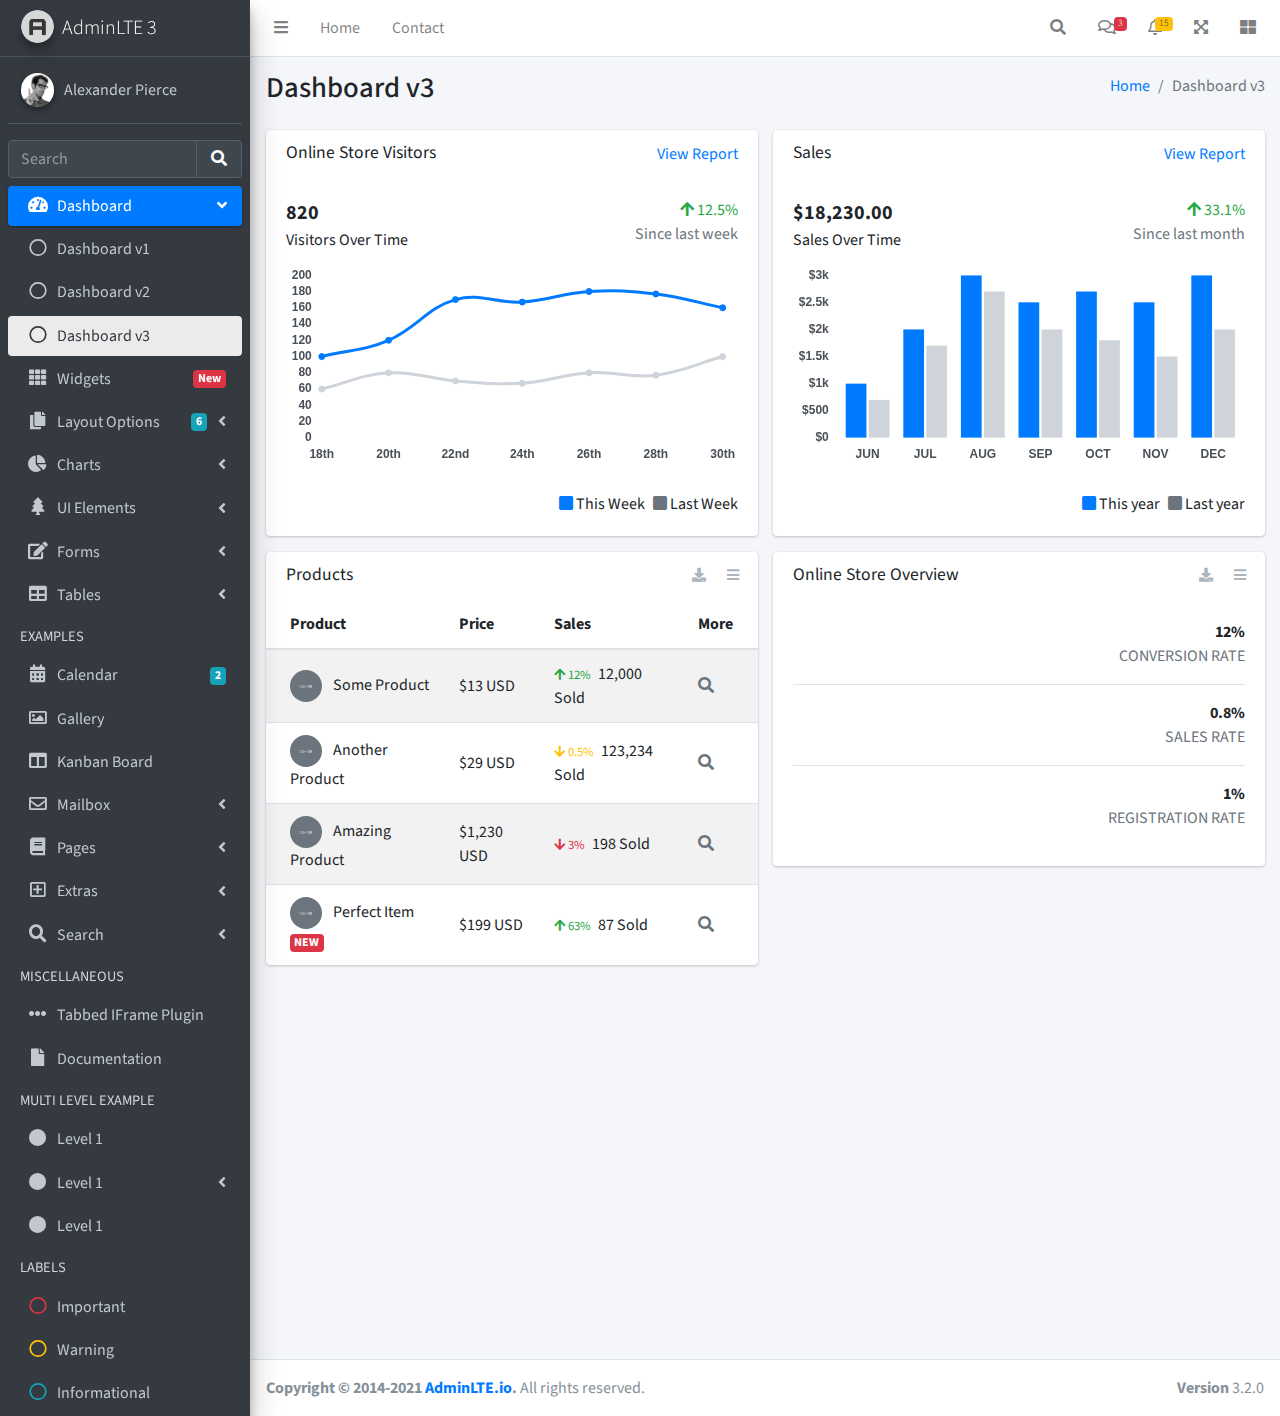
<file: AdminLTE-3.2.0/index3.html>
<!DOCTYPE html>
<html lang="en">
<head>
  <meta charset="utf-8">
  <meta name="viewport" content="width=device-width, initial-scale=1">
  <title>AdminLTE 3 | Dashboard 3</title>

  <!-- Google Font: Source Sans Pro -->
  <link rel="stylesheet" href="https://fonts.googleapis.com/css?family=Source+Sans+Pro:300,400,400i,700&display=fallback">
  <!-- Font Awesome Icons -->
  <link rel="stylesheet" href="plugins/fontawesome-free/css/all.min.css">
  <!-- IonIcons -->
  <link rel="stylesheet" href="https://code.ionicframework.com/ionicons/2.0.1/css/ionicons.min.css">
  <!-- Theme style -->
  <link rel="stylesheet" href="dist/css/adminlte.min.css">
</head>
<!--
`body` tag options:

  Apply one or more of the following classes to to the body tag
  to get the desired effect

  * sidebar-collapse
  * sidebar-mini
-->
<body class="hold-transition sidebar-mini">
<div class="wrapper">
  <!-- Navbar -->
  <nav class="main-header navbar navbar-expand navbar-white navbar-light">
    <!-- Left navbar links -->
    <ul class="navbar-nav">
      <li class="nav-item">
        <a class="nav-link" data-widget="pushmenu" href="#" role="button"><i class="fas fa-bars"></i></a>
      </li>
      <li class="nav-item d-none d-sm-inline-block">
        <a href="index3.html" class="nav-link">Home</a>
      </li>
      <li class="nav-item d-none d-sm-inline-block">
        <a href="#" class="nav-link">Contact</a>
      </li>
    </ul>

    <!-- Right navbar links -->
    <ul class="navbar-nav ml-auto">
      <!-- Navbar Search -->
      <li class="nav-item">
        <a class="nav-link" data-widget="navbar-search" href="#" role="button">
          <i class="fas fa-search"></i>
        </a>
        <div class="navbar-search-block">
          <form class="form-inline">
            <div class="input-group input-group-sm">
              <input class="form-control form-control-navbar" type="search" placeholder="Search" aria-label="Search">
              <div class="input-group-append">
                <button class="btn btn-navbar" type="submit">
                  <i class="fas fa-search"></i>
                </button>
                <button class="btn btn-navbar" type="button" data-widget="navbar-search">
                  <i class="fas fa-times"></i>
                </button>
              </div>
            </div>
          </form>
        </div>
      </li>

      <!-- Messages Dropdown Menu -->
      <li class="nav-item dropdown">
        <a class="nav-link" data-toggle="dropdown" href="#">
          <i class="far fa-comments"></i>
          <span class="badge badge-danger navbar-badge">3</span>
        </a>
        <div class="dropdown-menu dropdown-menu-lg dropdown-menu-right">
          <a href="#" class="dropdown-item">
            <!-- Message Start -->
            <div class="media">
              <img src="dist/img/user1-128x128.jpg" alt="User Avatar" class="img-size-50 mr-3 img-circle">
              <div class="media-body">
                <h3 class="dropdown-item-title">
                  Brad Diesel
                  <span class="float-right text-sm text-danger"><i class="fas fa-star"></i></span>
                </h3>
                <p class="text-sm">Call me whenever you can...</p>
                <p class="text-sm text-muted"><i class="far fa-clock mr-1"></i> 4 Hours Ago</p>
              </div>
            </div>
            <!-- Message End -->
          </a>
          <div class="dropdown-divider"></div>
          <a href="#" class="dropdown-item">
            <!-- Message Start -->
            <div class="media">
              <img src="dist/img/user8-128x128.jpg" alt="User Avatar" class="img-size-50 img-circle mr-3">
              <div class="media-body">
                <h3 class="dropdown-item-title">
                  John Pierce
                  <span class="float-right text-sm text-muted"><i class="fas fa-star"></i></span>
                </h3>
                <p class="text-sm">I got your message bro</p>
                <p class="text-sm text-muted"><i class="far fa-clock mr-1"></i> 4 Hours Ago</p>
              </div>
            </div>
            <!-- Message End -->
          </a>
          <div class="dropdown-divider"></div>
          <a href="#" class="dropdown-item">
            <!-- Message Start -->
            <div class="media">
              <img src="dist/img/user3-128x128.jpg" alt="User Avatar" class="img-size-50 img-circle mr-3">
              <div class="media-body">
                <h3 class="dropdown-item-title">
                  Nora Silvester
                  <span class="float-right text-sm text-warning"><i class="fas fa-star"></i></span>
                </h3>
                <p class="text-sm">The subject goes here</p>
                <p class="text-sm text-muted"><i class="far fa-clock mr-1"></i> 4 Hours Ago</p>
              </div>
            </div>
            <!-- Message End -->
          </a>
          <div class="dropdown-divider"></div>
          <a href="#" class="dropdown-item dropdown-footer">See All Messages</a>
        </div>
      </li>
      <!-- Notifications Dropdown Menu -->
      <li class="nav-item dropdown">
        <a class="nav-link" data-toggle="dropdown" href="#">
          <i class="far fa-bell"></i>
          <span class="badge badge-warning navbar-badge">15</span>
        </a>
        <div class="dropdown-menu dropdown-menu-lg dropdown-menu-right">
          <span class="dropdown-item dropdown-header">15 Notifications</span>
          <div class="dropdown-divider"></div>
          <a href="#" class="dropdown-item">
            <i class="fas fa-envelope mr-2"></i> 4 new messages
            <span class="float-right text-muted text-sm">3 mins</span>
          </a>
          <div class="dropdown-divider"></div>
          <a href="#" class="dropdown-item">
            <i class="fas fa-users mr-2"></i> 8 friend requests
            <span class="float-right text-muted text-sm">12 hours</span>
          </a>
          <div class="dropdown-divider"></div>
          <a href="#" class="dropdown-item">
            <i class="fas fa-file mr-2"></i> 3 new reports
            <span class="float-right text-muted text-sm">2 days</span>
          </a>
          <div class="dropdown-divider"></div>
          <a href="#" class="dropdown-item dropdown-footer">See All Notifications</a>
        </div>
      </li>
      <li class="nav-item">
        <a class="nav-link" data-widget="fullscreen" href="#" role="button">
          <i class="fas fa-expand-arrows-alt"></i>
        </a>
      </li>
      <li class="nav-item">
        <a class="nav-link" data-widget="control-sidebar" data-slide="true" href="#" role="button">
          <i class="fas fa-th-large"></i>
        </a>
      </li>
    </ul>
  </nav>
  <!-- /.navbar -->

  <!-- Main Sidebar Container -->
  <aside class="main-sidebar sidebar-dark-primary elevation-4">
    <!-- Brand Logo -->
    <a href="index3.html" class="brand-link">
      <img src="dist/img/AdminLTELogo.png" alt="AdminLTE Logo" class="brand-image img-circle elevation-3" style="opacity: .8">
      <span class="brand-text font-weight-light">AdminLTE 3</span>
    </a>

    <!-- Sidebar -->
    <div class="sidebar">
      <!-- Sidebar user panel (optional) -->
      <div class="user-panel mt-3 pb-3 mb-3 d-flex">
        <div class="image">
          <img src="dist/img/user2-160x160.jpg" class="img-circle elevation-2" alt="User Image">
        </div>
        <div class="info">
          <a href="#" class="d-block">Alexander Pierce</a>
        </div>
      </div>

      <!-- SidebarSearch Form -->
      <div class="form-inline">
        <div class="input-group" data-widget="sidebar-search">
          <input class="form-control form-control-sidebar" type="search" placeholder="Search" aria-label="Search">
          <div class="input-group-append">
            <button class="btn btn-sidebar">
              <i class="fas fa-search fa-fw"></i>
            </button>
          </div>
        </div>
      </div>

      <!-- Sidebar Menu -->
      <nav class="mt-2">
        <ul class="nav nav-pills nav-sidebar flex-column" data-widget="treeview" role="menu" data-accordion="false">
          <!-- Add icons to the links using the .nav-icon class
               with font-awesome or any other icon font library -->
          <li class="nav-item menu-open">
            <a href="#" class="nav-link active">
              <i class="nav-icon fas fa-tachometer-alt"></i>
              <p>
                Dashboard
                <i class="right fas fa-angle-left"></i>
              </p>
            </a>
            <ul class="nav nav-treeview">
              <li class="nav-item">
                <a href="./index.html" class="nav-link">
                  <i class="far fa-circle nav-icon"></i>
                  <p>Dashboard v1</p>
                </a>
              </li>
              <li class="nav-item">
                <a href="./index2.html" class="nav-link">
                  <i class="far fa-circle nav-icon"></i>
                  <p>Dashboard v2</p>
                </a>
              </li>
              <li class="nav-item">
                <a href="./index3.html" class="nav-link active">
                  <i class="far fa-circle nav-icon"></i>
                  <p>Dashboard v3</p>
                </a>
              </li>
            </ul>
          </li>
          <li class="nav-item">
            <a href="pages/widgets.html" class="nav-link">
              <i class="nav-icon fas fa-th"></i>
              <p>
                Widgets
                <span class="right badge badge-danger">New</span>
              </p>
            </a>
          </li>
          <li class="nav-item">
            <a href="#" class="nav-link">
              <i class="nav-icon fas fa-copy"></i>
              <p>
                Layout Options
                <i class="fas fa-angle-left right"></i>
                <span class="badge badge-info right">6</span>
              </p>
            </a>
            <ul class="nav nav-treeview">
              <li class="nav-item">
                <a href="pages/layout/top-nav.html" class="nav-link">
                  <i class="far fa-circle nav-icon"></i>
                  <p>Top Navigation</p>
                </a>
              </li>
              <li class="nav-item">
                <a href="pages/layout/top-nav-sidebar.html" class="nav-link">
                  <i class="far fa-circle nav-icon"></i>
                  <p>Top Navigation + Sidebar</p>
                </a>
              </li>
              <li class="nav-item">
                <a href="pages/layout/boxed.html" class="nav-link">
                  <i class="far fa-circle nav-icon"></i>
                  <p>Boxed</p>
                </a>
              </li>
              <li class="nav-item">
                <a href="pages/layout/fixed-sidebar.html" class="nav-link">
                  <i class="far fa-circle nav-icon"></i>
                  <p>Fixed Sidebar</p>
                </a>
              </li>
              <li class="nav-item">
                <a href="pages/layout/fixed-sidebar-custom.html" class="nav-link">
                  <i class="far fa-circle nav-icon"></i>
                  <p>Fixed Sidebar <small>+ Custom Area</small></p>
                </a>
              </li>
              <li class="nav-item">
                <a href="pages/layout/fixed-topnav.html" class="nav-link">
                  <i class="far fa-circle nav-icon"></i>
                  <p>Fixed Navbar</p>
                </a>
              </li>
              <li class="nav-item">
                <a href="pages/layout/fixed-footer.html" class="nav-link">
                  <i class="far fa-circle nav-icon"></i>
                  <p>Fixed Footer</p>
                </a>
              </li>
              <li class="nav-item">
                <a href="pages/layout/collapsed-sidebar.html" class="nav-link">
                  <i class="far fa-circle nav-icon"></i>
                  <p>Collapsed Sidebar</p>
                </a>
              </li>
            </ul>
          </li>
          <li class="nav-item">
            <a href="#" class="nav-link">
              <i class="nav-icon fas fa-chart-pie"></i>
              <p>
                Charts
                <i class="right fas fa-angle-left"></i>
              </p>
            </a>
            <ul class="nav nav-treeview">
              <li class="nav-item">
                <a href="pages/charts/chartjs.html" class="nav-link">
                  <i class="far fa-circle nav-icon"></i>
                  <p>ChartJS</p>
                </a>
              </li>
              <li class="nav-item">
                <a href="pages/charts/flot.html" class="nav-link">
                  <i class="far fa-circle nav-icon"></i>
                  <p>Flot</p>
                </a>
              </li>
              <li class="nav-item">
                <a href="pages/charts/inline.html" class="nav-link">
                  <i class="far fa-circle nav-icon"></i>
                  <p>Inline</p>
                </a>
              </li>
              <li class="nav-item">
                <a href="pages/charts/uplot.html" class="nav-link">
                  <i class="far fa-circle nav-icon"></i>
                  <p>uPlot</p>
                </a>
              </li>
            </ul>
          </li>
          <li class="nav-item">
            <a href="#" class="nav-link">
              <i class="nav-icon fas fa-tree"></i>
              <p>
                UI Elements
                <i class="fas fa-angle-left right"></i>
              </p>
            </a>
            <ul class="nav nav-treeview">
              <li class="nav-item">
                <a href="pages/UI/general.html" class="nav-link">
                  <i class="far fa-circle nav-icon"></i>
                  <p>General</p>
                </a>
              </li>
              <li class="nav-item">
                <a href="pages/UI/icons.html" class="nav-link">
                  <i class="far fa-circle nav-icon"></i>
                  <p>Icons</p>
                </a>
              </li>
              <li class="nav-item">
                <a href="pages/UI/buttons.html" class="nav-link">
                  <i class="far fa-circle nav-icon"></i>
                  <p>Buttons</p>
                </a>
              </li>
              <li class="nav-item">
                <a href="pages/UI/sliders.html" class="nav-link">
                  <i class="far fa-circle nav-icon"></i>
                  <p>Sliders</p>
                </a>
              </li>
              <li class="nav-item">
                <a href="pages/UI/modals.html" class="nav-link">
                  <i class="far fa-circle nav-icon"></i>
                  <p>Modals & Alerts</p>
                </a>
              </li>
              <li class="nav-item">
                <a href="pages/UI/navbar.html" class="nav-link">
                  <i class="far fa-circle nav-icon"></i>
                  <p>Navbar & Tabs</p>
                </a>
              </li>
              <li class="nav-item">
                <a href="pages/UI/timeline.html" class="nav-link">
                  <i class="far fa-circle nav-icon"></i>
                  <p>Timeline</p>
                </a>
              </li>
              <li class="nav-item">
                <a href="pages/UI/ribbons.html" class="nav-link">
                  <i class="far fa-circle nav-icon"></i>
                  <p>Ribbons</p>
                </a>
              </li>
            </ul>
          </li>
          <li class="nav-item">
            <a href="#" class="nav-link">
              <i class="nav-icon fas fa-edit"></i>
              <p>
                Forms
                <i class="fas fa-angle-left right"></i>
              </p>
            </a>
            <ul class="nav nav-treeview">
              <li class="nav-item">
                <a href="pages/forms/general.html" class="nav-link">
                  <i class="far fa-circle nav-icon"></i>
                  <p>General Elements</p>
                </a>
              </li>
              <li class="nav-item">
                <a href="pages/forms/advanced.html" class="nav-link">
                  <i class="far fa-circle nav-icon"></i>
                  <p>Advanced Elements</p>
                </a>
              </li>
              <li class="nav-item">
                <a href="pages/forms/editors.html" class="nav-link">
                  <i class="far fa-circle nav-icon"></i>
                  <p>Editors</p>
                </a>
              </li>
              <li class="nav-item">
                <a href="pages/forms/validation.html" class="nav-link">
                  <i class="far fa-circle nav-icon"></i>
                  <p>Validation</p>
                </a>
              </li>
            </ul>
          </li>
          <li class="nav-item">
            <a href="#" class="nav-link">
              <i class="nav-icon fas fa-table"></i>
              <p>
                Tables
                <i class="fas fa-angle-left right"></i>
              </p>
            </a>
            <ul class="nav nav-treeview">
              <li class="nav-item">
                <a href="pages/tables/simple.html" class="nav-link">
                  <i class="far fa-circle nav-icon"></i>
                  <p>Simple Tables</p>
                </a>
              </li>
              <li class="nav-item">
                <a href="pages/tables/data.html" class="nav-link">
                  <i class="far fa-circle nav-icon"></i>
                  <p>DataTables</p>
                </a>
              </li>
              <li class="nav-item">
                <a href="pages/tables/jsgrid.html" class="nav-link">
                  <i class="far fa-circle nav-icon"></i>
                  <p>jsGrid</p>
                </a>
              </li>
            </ul>
          </li>
          <li class="nav-header">EXAMPLES</li>
          <li class="nav-item">
            <a href="pages/calendar.html" class="nav-link">
              <i class="nav-icon fas fa-calendar-alt"></i>
              <p>
                Calendar
                <span class="badge badge-info right">2</span>
              </p>
            </a>
          </li>
          <li class="nav-item">
            <a href="pages/gallery.html" class="nav-link">
              <i class="nav-icon far fa-image"></i>
              <p>
                Gallery
              </p>
            </a>
          </li>
          <li class="nav-item">
            <a href="pages/kanban.html" class="nav-link">
              <i class="nav-icon fas fa-columns"></i>
              <p>
                Kanban Board
              </p>
            </a>
          </li>
          <li class="nav-item">
            <a href="#" class="nav-link">
              <i class="nav-icon far fa-envelope"></i>
              <p>
                Mailbox
                <i class="fas fa-angle-left right"></i>
              </p>
            </a>
            <ul class="nav nav-treeview">
              <li class="nav-item">
                <a href="pages/mailbox/mailbox.html" class="nav-link">
                  <i class="far fa-circle nav-icon"></i>
                  <p>Inbox</p>
                </a>
              </li>
              <li class="nav-item">
                <a href="pages/mailbox/compose.html" class="nav-link">
                  <i class="far fa-circle nav-icon"></i>
                  <p>Compose</p>
                </a>
              </li>
              <li class="nav-item">
                <a href="pages/mailbox/read-mail.html" class="nav-link">
                  <i class="far fa-circle nav-icon"></i>
                  <p>Read</p>
                </a>
              </li>
            </ul>
          </li>
          <li class="nav-item">
            <a href="#" class="nav-link">
              <i class="nav-icon fas fa-book"></i>
              <p>
                Pages
                <i class="fas fa-angle-left right"></i>
              </p>
            </a>
            <ul class="nav nav-treeview">
              <li class="nav-item">
                <a href="pages/examples/invoice.html" class="nav-link">
                  <i class="far fa-circle nav-icon"></i>
                  <p>Invoice</p>
                </a>
              </li>
              <li class="nav-item">
                <a href="pages/examples/profile.html" class="nav-link">
                  <i class="far fa-circle nav-icon"></i>
                  <p>Profile</p>
                </a>
              </li>
              <li class="nav-item">
                <a href="pages/examples/e-commerce.html" class="nav-link">
                  <i class="far fa-circle nav-icon"></i>
                  <p>E-commerce</p>
                </a>
              </li>
              <li class="nav-item">
                <a href="pages/examples/projects.html" class="nav-link">
                  <i class="far fa-circle nav-icon"></i>
                  <p>Projects</p>
                </a>
              </li>
              <li class="nav-item">
                <a href="pages/examples/project-add.html" class="nav-link">
                  <i class="far fa-circle nav-icon"></i>
                  <p>Project Add</p>
                </a>
              </li>
              <li class="nav-item">
                <a href="pages/examples/project-edit.html" class="nav-link">
                  <i class="far fa-circle nav-icon"></i>
                  <p>Project Edit</p>
                </a>
              </li>
              <li class="nav-item">
                <a href="pages/examples/project-detail.html" class="nav-link">
                  <i class="far fa-circle nav-icon"></i>
                  <p>Project Detail</p>
                </a>
              </li>
              <li class="nav-item">
                <a href="pages/examples/contacts.html" class="nav-link">
                  <i class="far fa-circle nav-icon"></i>
                  <p>Contacts</p>
                </a>
              </li>
              <li class="nav-item">
                <a href="pages/examples/faq.html" class="nav-link">
                  <i class="far fa-circle nav-icon"></i>
                  <p>FAQ</p>
                </a>
              </li>
              <li class="nav-item">
                <a href="pages/examples/contact-us.html" class="nav-link">
                  <i class="far fa-circle nav-icon"></i>
                  <p>Contact us</p>
                </a>
              </li>
            </ul>
          </li>
          <li class="nav-item">
            <a href="#" class="nav-link">
              <i class="nav-icon far fa-plus-square"></i>
              <p>
                Extras
                <i class="fas fa-angle-left right"></i>
              </p>
            </a>
            <ul class="nav nav-treeview">
              <li class="nav-item">
                <a href="#" class="nav-link">
                  <i class="far fa-circle nav-icon"></i>
                  <p>
                    Login & Register v1
                    <i class="fas fa-angle-left right"></i>
                  </p>
                </a>
                <ul class="nav nav-treeview">
                  <li class="nav-item">
                    <a href="pages/examples/login.html" class="nav-link">
                      <i class="far fa-circle nav-icon"></i>
                      <p>Login v1</p>
                    </a>
                  </li>
                  <li class="nav-item">
                    <a href="pages/examples/register.html" class="nav-link">
                      <i class="far fa-circle nav-icon"></i>
                      <p>Register v1</p>
                    </a>
                  </li>
                  <li class="nav-item">
                    <a href="pages/examples/forgot-password.html" class="nav-link">
                      <i class="far fa-circle nav-icon"></i>
                      <p>Forgot Password v1</p>
                    </a>
                  </li>
                  <li class="nav-item">
                    <a href="pages/examples/recover-password.html" class="nav-link">
                      <i class="far fa-circle nav-icon"></i>
                      <p>Recover Password v1</p>
                    </a>
                  </li>
                </ul>
              </li>
              <li class="nav-item">
                <a href="#" class="nav-link">
                  <i class="far fa-circle nav-icon"></i>
                  <p>
                    Login & Register v2
                    <i class="fas fa-angle-left right"></i>
                  </p>
                </a>
                <ul class="nav nav-treeview">
                  <li class="nav-item">
                    <a href="pages/examples/login-v2.html" class="nav-link">
                      <i class="far fa-circle nav-icon"></i>
                      <p>Login v2</p>
                    </a>
                  </li>
                  <li class="nav-item">
                    <a href="pages/examples/register-v2.html" class="nav-link">
                      <i class="far fa-circle nav-icon"></i>
                      <p>Register v2</p>
                    </a>
                  </li>
                  <li class="nav-item">
                    <a href="pages/examples/forgot-password-v2.html" class="nav-link">
                      <i class="far fa-circle nav-icon"></i>
                      <p>Forgot Password v2</p>
                    </a>
                  </li>
                  <li class="nav-item">
                    <a href="pages/examples/recover-password-v2.html" class="nav-link">
                      <i class="far fa-circle nav-icon"></i>
                      <p>Recover Password v2</p>
                    </a>
                  </li>
                </ul>
              </li>
              <li class="nav-item">
                <a href="pages/examples/lockscreen.html" class="nav-link">
                  <i class="far fa-circle nav-icon"></i>
                  <p>Lockscreen</p>
                </a>
              </li>
              <li class="nav-item">
                <a href="pages/examples/legacy-user-menu.html" class="nav-link">
                  <i class="far fa-circle nav-icon"></i>
                  <p>Legacy User Menu</p>
                </a>
              </li>
              <li class="nav-item">
                <a href="pages/examples/language-menu.html" class="nav-link">
                  <i class="far fa-circle nav-icon"></i>
                  <p>Language Menu</p>
                </a>
              </li>
              <li class="nav-item">
                <a href="pages/examples/404.html" class="nav-link">
                  <i class="far fa-circle nav-icon"></i>
                  <p>Error 404</p>
                </a>
              </li>
              <li class="nav-item">
                <a href="pages/examples/500.html" class="nav-link">
                  <i class="far fa-circle nav-icon"></i>
                  <p>Error 500</p>
                </a>
              </li>
              <li class="nav-item">
                <a href="pages/examples/pace.html" class="nav-link">
                  <i class="far fa-circle nav-icon"></i>
                  <p>Pace</p>
                </a>
              </li>
              <li class="nav-item">
                <a href="pages/examples/blank.html" class="nav-link">
                  <i class="far fa-circle nav-icon"></i>
                  <p>Blank Page</p>
                </a>
              </li>
              <li class="nav-item">
                <a href="starter.html" class="nav-link">
                  <i class="far fa-circle nav-icon"></i>
                  <p>Starter Page</p>
                </a>
              </li>
            </ul>
          </li>
          <li class="nav-item">
            <a href="#" class="nav-link">
              <i class="nav-icon fas fa-search"></i>
              <p>
                Search
                <i class="fas fa-angle-left right"></i>
              </p>
            </a>
            <ul class="nav nav-treeview">
              <li class="nav-item">
                <a href="pages/search/simple.html" class="nav-link">
                  <i class="far fa-circle nav-icon"></i>
                  <p>Simple Search</p>
                </a>
              </li>
              <li class="nav-item">
                <a href="pages/search/enhanced.html" class="nav-link">
                  <i class="far fa-circle nav-icon"></i>
                  <p>Enhanced</p>
                </a>
              </li>
            </ul>
          </li>
          <li class="nav-header">MISCELLANEOUS</li>
          <li class="nav-item">
            <a href="iframe.html" class="nav-link">
              <i class="nav-icon fas fa-ellipsis-h"></i>
              <p>Tabbed IFrame Plugin</p>
            </a>
          </li>
          <li class="nav-item">
            <a href="https://adminlte.io/docs/3.1/" class="nav-link">
              <i class="nav-icon fas fa-file"></i>
              <p>Documentation</p>
            </a>
          </li>
          <li class="nav-header">MULTI LEVEL EXAMPLE</li>
          <li class="nav-item">
            <a href="#" class="nav-link">
              <i class="fas fa-circle nav-icon"></i>
              <p>Level 1</p>
            </a>
          </li>
          <li class="nav-item">
            <a href="#" class="nav-link">
              <i class="nav-icon fas fa-circle"></i>
              <p>
                Level 1
                <i class="right fas fa-angle-left"></i>
              </p>
            </a>
            <ul class="nav nav-treeview">
              <li class="nav-item">
                <a href="#" class="nav-link">
                  <i class="far fa-circle nav-icon"></i>
                  <p>Level 2</p>
                </a>
              </li>
              <li class="nav-item">
                <a href="#" class="nav-link">
                  <i class="far fa-circle nav-icon"></i>
                  <p>
                    Level 2
                    <i class="right fas fa-angle-left"></i>
                  </p>
                </a>
                <ul class="nav nav-treeview">
                  <li class="nav-item">
                    <a href="#" class="nav-link">
                      <i class="far fa-dot-circle nav-icon"></i>
                      <p>Level 3</p>
                    </a>
                  </li>
                  <li class="nav-item">
                    <a href="#" class="nav-link">
                      <i class="far fa-dot-circle nav-icon"></i>
                      <p>Level 3</p>
                    </a>
                  </li>
                  <li class="nav-item">
                    <a href="#" class="nav-link">
                      <i class="far fa-dot-circle nav-icon"></i>
                      <p>Level 3</p>
                    </a>
                  </li>
                </ul>
              </li>
              <li class="nav-item">
                <a href="#" class="nav-link">
                  <i class="far fa-circle nav-icon"></i>
                  <p>Level 2</p>
                </a>
              </li>
            </ul>
          </li>
          <li class="nav-item">
            <a href="#" class="nav-link">
              <i class="fas fa-circle nav-icon"></i>
              <p>Level 1</p>
            </a>
          </li>
          <li class="nav-header">LABELS</li>
          <li class="nav-item">
            <a href="#" class="nav-link">
              <i class="nav-icon far fa-circle text-danger"></i>
              <p class="text">Important</p>
            </a>
          </li>
          <li class="nav-item">
            <a href="#" class="nav-link">
              <i class="nav-icon far fa-circle text-warning"></i>
              <p>Warning</p>
            </a>
          </li>
          <li class="nav-item">
            <a href="#" class="nav-link">
              <i class="nav-icon far fa-circle text-info"></i>
              <p>Informational</p>
            </a>
          </li>
        </ul>
      </nav>
      <!-- /.sidebar-menu -->
    </div>
    <!-- /.sidebar -->
  </aside>

  <!-- Content Wrapper. Contains page content -->
  <div class="content-wrapper">
    <!-- Content Header (Page header) -->
    <div class="content-header">
      <div class="container-fluid">
        <div class="row mb-2">
          <div class="col-sm-6">
            <h1 class="m-0">Dashboard v3</h1>
          </div><!-- /.col -->
          <div class="col-sm-6">
            <ol class="breadcrumb float-sm-right">
              <li class="breadcrumb-item"><a href="#">Home</a></li>
              <li class="breadcrumb-item active">Dashboard v3</li>
            </ol>
          </div><!-- /.col -->
        </div><!-- /.row -->
      </div><!-- /.container-fluid -->
    </div>
    <!-- /.content-header -->

    <!-- Main content -->
    <div class="content">
      <div class="container-fluid">
        <div class="row">
          <div class="col-lg-6">
            <div class="card">
              <div class="card-header border-0">
                <div class="d-flex justify-content-between">
                  <h3 class="card-title">Online Store Visitors</h3>
                  <a href="javascript:void(0);">View Report</a>
                </div>
              </div>
              <div class="card-body">
                <div class="d-flex">
                  <p class="d-flex flex-column">
                    <span class="text-bold text-lg">820</span>
                    <span>Visitors Over Time</span>
                  </p>
                  <p class="ml-auto d-flex flex-column text-right">
                    <span class="text-success">
                      <i class="fas fa-arrow-up"></i> 12.5%
                    </span>
                    <span class="text-muted">Since last week</span>
                  </p>
                </div>
                <!-- /.d-flex -->

                <div class="position-relative mb-4">
                  <canvas id="visitors-chart" height="200"></canvas>
                </div>

                <div class="d-flex flex-row justify-content-end">
                  <span class="mr-2">
                    <i class="fas fa-square text-primary"></i> This Week
                  </span>

                  <span>
                    <i class="fas fa-square text-gray"></i> Last Week
                  </span>
                </div>
              </div>
            </div>
            <!-- /.card -->

            <div class="card">
              <div class="card-header border-0">
                <h3 class="card-title">Products</h3>
                <div class="card-tools">
                  <a href="#" class="btn btn-tool btn-sm">
                    <i class="fas fa-download"></i>
                  </a>
                  <a href="#" class="btn btn-tool btn-sm">
                    <i class="fas fa-bars"></i>
                  </a>
                </div>
              </div>
              <div class="card-body table-responsive p-0">
                <table class="table table-striped table-valign-middle">
                  <thead>
                  <tr>
                    <th>Product</th>
                    <th>Price</th>
                    <th>Sales</th>
                    <th>More</th>
                  </tr>
                  </thead>
                  <tbody>
                  <tr>
                    <td>
                      <img src="dist/img/default-150x150.png" alt="Product 1" class="img-circle img-size-32 mr-2">
                      Some Product
                    </td>
                    <td>$13 USD</td>
                    <td>
                      <small class="text-success mr-1">
                        <i class="fas fa-arrow-up"></i>
                        12%
                      </small>
                      12,000 Sold
                    </td>
                    <td>
                      <a href="#" class="text-muted">
                        <i class="fas fa-search"></i>
                      </a>
                    </td>
                  </tr>
                  <tr>
                    <td>
                      <img src="dist/img/default-150x150.png" alt="Product 1" class="img-circle img-size-32 mr-2">
                      Another Product
                    </td>
                    <td>$29 USD</td>
                    <td>
                      <small class="text-warning mr-1">
                        <i class="fas fa-arrow-down"></i>
                        0.5%
                      </small>
                      123,234 Sold
                    </td>
                    <td>
                      <a href="#" class="text-muted">
                        <i class="fas fa-search"></i>
                      </a>
                    </td>
                  </tr>
                  <tr>
                    <td>
                      <img src="dist/img/default-150x150.png" alt="Product 1" class="img-circle img-size-32 mr-2">
                      Amazing Product
                    </td>
                    <td>$1,230 USD</td>
                    <td>
                      <small class="text-danger mr-1">
                        <i class="fas fa-arrow-down"></i>
                        3%
                      </small>
                      198 Sold
                    </td>
                    <td>
                      <a href="#" class="text-muted">
                        <i class="fas fa-search"></i>
                      </a>
                    </td>
                  </tr>
                  <tr>
                    <td>
                      <img src="dist/img/default-150x150.png" alt="Product 1" class="img-circle img-size-32 mr-2">
                      Perfect Item
                      <span class="badge bg-danger">NEW</span>
                    </td>
                    <td>$199 USD</td>
                    <td>
                      <small class="text-success mr-1">
                        <i class="fas fa-arrow-up"></i>
                        63%
                      </small>
                      87 Sold
                    </td>
                    <td>
                      <a href="#" class="text-muted">
                        <i class="fas fa-search"></i>
                      </a>
                    </td>
                  </tr>
                  </tbody>
                </table>
              </div>
            </div>
            <!-- /.card -->
          </div>
          <!-- /.col-md-6 -->
          <div class="col-lg-6">
            <div class="card">
              <div class="card-header border-0">
                <div class="d-flex justify-content-between">
                  <h3 class="card-title">Sales</h3>
                  <a href="javascript:void(0);">View Report</a>
                </div>
              </div>
              <div class="card-body">
                <div class="d-flex">
                  <p class="d-flex flex-column">
                    <span class="text-bold text-lg">$18,230.00</span>
                    <span>Sales Over Time</span>
                  </p>
                  <p class="ml-auto d-flex flex-column text-right">
                    <span class="text-success">
                      <i class="fas fa-arrow-up"></i> 33.1%
                    </span>
                    <span class="text-muted">Since last month</span>
                  </p>
                </div>
                <!-- /.d-flex -->

                <div class="position-relative mb-4">
                  <canvas id="sales-chart" height="200"></canvas>
                </div>

                <div class="d-flex flex-row justify-content-end">
                  <span class="mr-2">
                    <i class="fas fa-square text-primary"></i> This year
                  </span>

                  <span>
                    <i class="fas fa-square text-gray"></i> Last year
                  </span>
                </div>
              </div>
            </div>
            <!-- /.card -->

            <div class="card">
              <div class="card-header border-0">
                <h3 class="card-title">Online Store Overview</h3>
                <div class="card-tools">
                  <a href="#" class="btn btn-sm btn-tool">
                    <i class="fas fa-download"></i>
                  </a>
                  <a href="#" class="btn btn-sm btn-tool">
                    <i class="fas fa-bars"></i>
                  </a>
                </div>
              </div>
              <div class="card-body">
                <div class="d-flex justify-content-between align-items-center border-bottom mb-3">
                  <p class="text-success text-xl">
                    <i class="ion ion-ios-refresh-empty"></i>
                  </p>
                  <p class="d-flex flex-column text-right">
                    <span class="font-weight-bold">
                      <i class="ion ion-android-arrow-up text-success"></i> 12%
                    </span>
                    <span class="text-muted">CONVERSION RATE</span>
                  </p>
                </div>
                <!-- /.d-flex -->
                <div class="d-flex justify-content-between align-items-center border-bottom mb-3">
                  <p class="text-warning text-xl">
                    <i class="ion ion-ios-cart-outline"></i>
                  </p>
                  <p class="d-flex flex-column text-right">
                    <span class="font-weight-bold">
                      <i class="ion ion-android-arrow-up text-warning"></i> 0.8%
                    </span>
                    <span class="text-muted">SALES RATE</span>
                  </p>
                </div>
                <!-- /.d-flex -->
                <div class="d-flex justify-content-between align-items-center mb-0">
                  <p class="text-danger text-xl">
                    <i class="ion ion-ios-people-outline"></i>
                  </p>
                  <p class="d-flex flex-column text-right">
                    <span class="font-weight-bold">
                      <i class="ion ion-android-arrow-down text-danger"></i> 1%
                    </span>
                    <span class="text-muted">REGISTRATION RATE</span>
                  </p>
                </div>
                <!-- /.d-flex -->
              </div>
            </div>
          </div>
          <!-- /.col-md-6 -->
        </div>
        <!-- /.row -->
      </div>
      <!-- /.container-fluid -->
    </div>
    <!-- /.content -->
  </div>
  <!-- /.content-wrapper -->

  <!-- Control Sidebar -->
  <aside class="control-sidebar control-sidebar-dark">
    <!-- Control sidebar content goes here -->
  </aside>
  <!-- /.control-sidebar -->

  <!-- Main Footer -->
  <footer class="main-footer">
    <strong>Copyright &copy; 2014-2021 <a href="https://adminlte.io">AdminLTE.io</a>.</strong>
    All rights reserved.
    <div class="float-right d-none d-sm-inline-block">
      <b>Version</b> 3.2.0
    </div>
  </footer>
</div>
<!-- ./wrapper -->

<!-- REQUIRED SCRIPTS -->

<!-- jQuery -->
<script src="plugins/jquery/jquery.min.js"></script>
<!-- Bootstrap -->
<script src="plugins/bootstrap/js/bootstrap.bundle.min.js"></script>
<!-- AdminLTE -->
<script src="dist/js/adminlte.js"></script>

<!-- OPTIONAL SCRIPTS -->
<script src="plugins/chart.js/Chart.min.js"></script>
<!-- AdminLTE for demo purposes -->
<script src="dist/js/demo.js"></script>
<!-- AdminLTE dashboard demo (This is only for demo purposes) -->
<script src="dist/js/pages/dashboard3.js"></script>
</body>
</html>
</file>
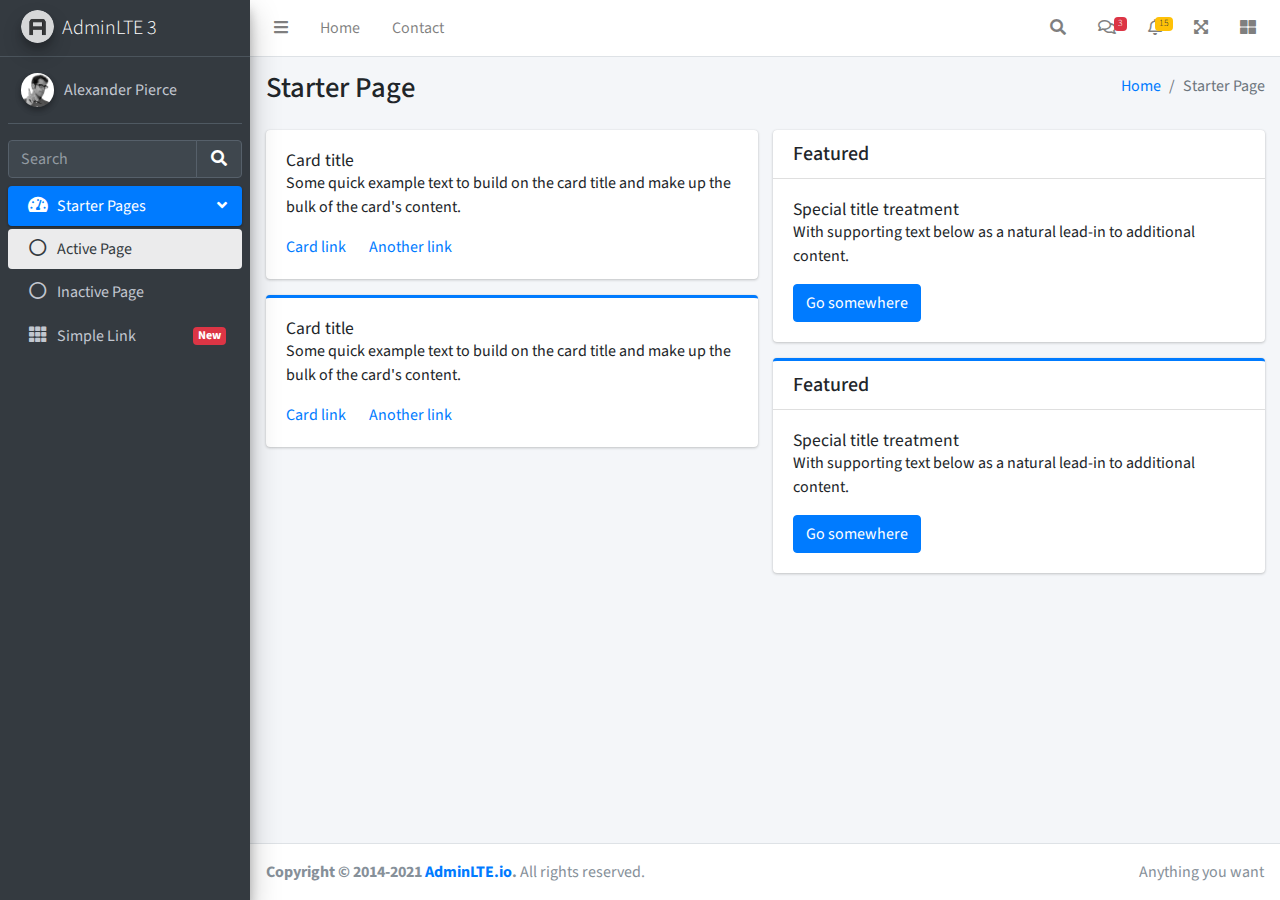
<file: AdminLTE-3.2.0/starter.html>
<!DOCTYPE html>
<!--
This is a starter template page. Use this page to start your new project from
scratch. This page gets rid of all links and provides the needed markup only.
-->
<html lang="en">
<head>
  <meta charset="utf-8">
  <meta name="viewport" content="width=device-width, initial-scale=1">
  <title>AdminLTE 3 | Starter</title>

  <!-- Google Font: Source Sans Pro -->
  <link rel="stylesheet" href="https://fonts.googleapis.com/css?family=Source+Sans+Pro:300,400,400i,700&display=fallback">
  <!-- Font Awesome Icons -->
  <link rel="stylesheet" href="plugins/fontawesome-free/css/all.min.css">
  <!-- Theme style -->
  <link rel="stylesheet" href="dist/css/adminlte.min.css">
</head>
<body class="hold-transition sidebar-mini">
<div class="wrapper">

  <!-- Navbar -->
  <nav class="main-header navbar navbar-expand navbar-white navbar-light">
    <!-- Left navbar links -->
    <ul class="navbar-nav">
      <li class="nav-item">
        <a class="nav-link" data-widget="pushmenu" href="#" role="button"><i class="fas fa-bars"></i></a>
      </li>
      <li class="nav-item d-none d-sm-inline-block">
        <a href="index3.html" class="nav-link">Home</a>
      </li>
      <li class="nav-item d-none d-sm-inline-block">
        <a href="#" class="nav-link">Contact</a>
      </li>
    </ul>

    <!-- Right navbar links -->
    <ul class="navbar-nav ml-auto">
      <!-- Navbar Search -->
      <li class="nav-item">
        <a class="nav-link" data-widget="navbar-search" href="#" role="button">
          <i class="fas fa-search"></i>
        </a>
        <div class="navbar-search-block">
          <form class="form-inline">
            <div class="input-group input-group-sm">
              <input class="form-control form-control-navbar" type="search" placeholder="Search" aria-label="Search">
              <div class="input-group-append">
                <button class="btn btn-navbar" type="submit">
                  <i class="fas fa-search"></i>
                </button>
                <button class="btn btn-navbar" type="button" data-widget="navbar-search">
                  <i class="fas fa-times"></i>
                </button>
              </div>
            </div>
          </form>
        </div>
      </li>

      <!-- Messages Dropdown Menu -->
      <li class="nav-item dropdown">
        <a class="nav-link" data-toggle="dropdown" href="#">
          <i class="far fa-comments"></i>
          <span class="badge badge-danger navbar-badge">3</span>
        </a>
        <div class="dropdown-menu dropdown-menu-lg dropdown-menu-right">
          <a href="#" class="dropdown-item">
            <!-- Message Start -->
            <div class="media">
              <img src="dist/img/user1-128x128.jpg" alt="User Avatar" class="img-size-50 mr-3 img-circle">
              <div class="media-body">
                <h3 class="dropdown-item-title">
                  Brad Diesel
                  <span class="float-right text-sm text-danger"><i class="fas fa-star"></i></span>
                </h3>
                <p class="text-sm">Call me whenever you can...</p>
                <p class="text-sm text-muted"><i class="far fa-clock mr-1"></i> 4 Hours Ago</p>
              </div>
            </div>
            <!-- Message End -->
          </a>
          <div class="dropdown-divider"></div>
          <a href="#" class="dropdown-item">
            <!-- Message Start -->
            <div class="media">
              <img src="dist/img/user8-128x128.jpg" alt="User Avatar" class="img-size-50 img-circle mr-3">
              <div class="media-body">
                <h3 class="dropdown-item-title">
                  John Pierce
                  <span class="float-right text-sm text-muted"><i class="fas fa-star"></i></span>
                </h3>
                <p class="text-sm">I got your message bro</p>
                <p class="text-sm text-muted"><i class="far fa-clock mr-1"></i> 4 Hours Ago</p>
              </div>
            </div>
            <!-- Message End -->
          </a>
          <div class="dropdown-divider"></div>
          <a href="#" class="dropdown-item">
            <!-- Message Start -->
            <div class="media">
              <img src="dist/img/user3-128x128.jpg" alt="User Avatar" class="img-size-50 img-circle mr-3">
              <div class="media-body">
                <h3 class="dropdown-item-title">
                  Nora Silvester
                  <span class="float-right text-sm text-warning"><i class="fas fa-star"></i></span>
                </h3>
                <p class="text-sm">The subject goes here</p>
                <p class="text-sm text-muted"><i class="far fa-clock mr-1"></i> 4 Hours Ago</p>
              </div>
            </div>
            <!-- Message End -->
          </a>
          <div class="dropdown-divider"></div>
          <a href="#" class="dropdown-item dropdown-footer">See All Messages</a>
        </div>
      </li>
      <!-- Notifications Dropdown Menu -->
      <li class="nav-item dropdown">
        <a class="nav-link" data-toggle="dropdown" href="#">
          <i class="far fa-bell"></i>
          <span class="badge badge-warning navbar-badge">15</span>
        </a>
        <div class="dropdown-menu dropdown-menu-lg dropdown-menu-right">
          <span class="dropdown-header">15 Notifications</span>
          <div class="dropdown-divider"></div>
          <a href="#" class="dropdown-item">
            <i class="fas fa-envelope mr-2"></i> 4 new messages
            <span class="float-right text-muted text-sm">3 mins</span>
          </a>
          <div class="dropdown-divider"></div>
          <a href="#" class="dropdown-item">
            <i class="fas fa-users mr-2"></i> 8 friend requests
            <span class="float-right text-muted text-sm">12 hours</span>
          </a>
          <div class="dropdown-divider"></div>
          <a href="#" class="dropdown-item">
            <i class="fas fa-file mr-2"></i> 3 new reports
            <span class="float-right text-muted text-sm">2 days</span>
          </a>
          <div class="dropdown-divider"></div>
          <a href="#" class="dropdown-item dropdown-footer">See All Notifications</a>
        </div>
      </li>
      <li class="nav-item">
        <a class="nav-link" data-widget="fullscreen" href="#" role="button">
          <i class="fas fa-expand-arrows-alt"></i>
        </a>
      </li>
      <li class="nav-item">
        <a class="nav-link" data-widget="control-sidebar" data-slide="true" href="#" role="button">
          <i class="fas fa-th-large"></i>
        </a>
      </li>
    </ul>
  </nav>
  <!-- /.navbar -->

  <!-- Main Sidebar Container -->
  <aside class="main-sidebar sidebar-dark-primary elevation-4">
    <!-- Brand Logo -->
    <a href="index3.html" class="brand-link">
      <img src="dist/img/AdminLTELogo.png" alt="AdminLTE Logo" class="brand-image img-circle elevation-3" style="opacity: .8">
      <span class="brand-text font-weight-light">AdminLTE 3</span>
    </a>

    <!-- Sidebar -->
    <div class="sidebar">
      <!-- Sidebar user panel (optional) -->
      <div class="user-panel mt-3 pb-3 mb-3 d-flex">
        <div class="image">
          <img src="dist/img/user2-160x160.jpg" class="img-circle elevation-2" alt="User Image">
        </div>
        <div class="info">
          <a href="#" class="d-block">Alexander Pierce</a>
        </div>
      </div>

      <!-- SidebarSearch Form -->
      <div class="form-inline">
        <div class="input-group" data-widget="sidebar-search">
          <input class="form-control form-control-sidebar" type="search" placeholder="Search" aria-label="Search">
          <div class="input-group-append">
            <button class="btn btn-sidebar">
              <i class="fas fa-search fa-fw"></i>
            </button>
          </div>
        </div>
      </div>

      <!-- Sidebar Menu -->
      <nav class="mt-2">
        <ul class="nav nav-pills nav-sidebar flex-column" data-widget="treeview" role="menu" data-accordion="false">
          <!-- Add icons to the links using the .nav-icon class
               with font-awesome or any other icon font library -->
          <li class="nav-item menu-open">
            <a href="#" class="nav-link active">
              <i class="nav-icon fas fa-tachometer-alt"></i>
              <p>
                Starter Pages
                <i class="right fas fa-angle-left"></i>
              </p>
            </a>
            <ul class="nav nav-treeview">
              <li class="nav-item">
                <a href="#" class="nav-link active">
                  <i class="far fa-circle nav-icon"></i>
                  <p>Active Page</p>
                </a>
              </li>
              <li class="nav-item">
                <a href="#" class="nav-link">
                  <i class="far fa-circle nav-icon"></i>
                  <p>Inactive Page</p>
                </a>
              </li>
            </ul>
          </li>
          <li class="nav-item">
            <a href="#" class="nav-link">
              <i class="nav-icon fas fa-th"></i>
              <p>
                Simple Link
                <span class="right badge badge-danger">New</span>
              </p>
            </a>
          </li>
        </ul>
      </nav>
      <!-- /.sidebar-menu -->
    </div>
    <!-- /.sidebar -->
  </aside>

  <!-- Content Wrapper. Contains page content -->
  <div class="content-wrapper">
    <!-- Content Header (Page header) -->
    <div class="content-header">
      <div class="container-fluid">
        <div class="row mb-2">
          <div class="col-sm-6">
            <h1 class="m-0">Starter Page</h1>
          </div><!-- /.col -->
          <div class="col-sm-6">
            <ol class="breadcrumb float-sm-right">
              <li class="breadcrumb-item"><a href="#">Home</a></li>
              <li class="breadcrumb-item active">Starter Page</li>
            </ol>
          </div><!-- /.col -->
        </div><!-- /.row -->
      </div><!-- /.container-fluid -->
    </div>
    <!-- /.content-header -->

    <!-- Main content -->
    <div class="content">
      <div class="container-fluid">
        <div class="row">
          <div class="col-lg-6">
            <div class="card">
              <div class="card-body">
                <h5 class="card-title">Card title</h5>

                <p class="card-text">
                  Some quick example text to build on the card title and make up the bulk of the card's
                  content.
                </p>

                <a href="#" class="card-link">Card link</a>
                <a href="#" class="card-link">Another link</a>
              </div>
            </div>

            <div class="card card-primary card-outline">
              <div class="card-body">
                <h5 class="card-title">Card title</h5>

                <p class="card-text">
                  Some quick example text to build on the card title and make up the bulk of the card's
                  content.
                </p>
                <a href="#" class="card-link">Card link</a>
                <a href="#" class="card-link">Another link</a>
              </div>
            </div><!-- /.card -->
          </div>
          <!-- /.col-md-6 -->
          <div class="col-lg-6">
            <div class="card">
              <div class="card-header">
                <h5 class="m-0">Featured</h5>
              </div>
              <div class="card-body">
                <h6 class="card-title">Special title treatment</h6>

                <p class="card-text">With supporting text below as a natural lead-in to additional content.</p>
                <a href="#" class="btn btn-primary">Go somewhere</a>
              </div>
            </div>

            <div class="card card-primary card-outline">
              <div class="card-header">
                <h5 class="m-0">Featured</h5>
              </div>
              <div class="card-body">
                <h6 class="card-title">Special title treatment</h6>

                <p class="card-text">With supporting text below as a natural lead-in to additional content.</p>
                <a href="#" class="btn btn-primary">Go somewhere</a>
              </div>
            </div>
          </div>
          <!-- /.col-md-6 -->
        </div>
        <!-- /.row -->
      </div><!-- /.container-fluid -->
    </div>
    <!-- /.content -->
  </div>
  <!-- /.content-wrapper -->

  <!-- Control Sidebar -->
  <aside class="control-sidebar control-sidebar-dark">
    <!-- Control sidebar content goes here -->
    <div class="p-3">
      <h5>Title</h5>
      <p>Sidebar content</p>
    </div>
  </aside>
  <!-- /.control-sidebar -->

  <!-- Main Footer -->
  <footer class="main-footer">
    <!-- To the right -->
    <div class="float-right d-none d-sm-inline">
      Anything you want
    </div>
    <!-- Default to the left -->
    <strong>Copyright &copy; 2014-2021 <a href="https://adminlte.io">AdminLTE.io</a>.</strong> All rights reserved.
  </footer>
</div>
<!-- ./wrapper -->

<!-- REQUIRED SCRIPTS -->

<!-- jQuery -->
<script src="plugins/jquery/jquery.min.js"></script>
<!-- Bootstrap 4 -->
<script src="plugins/bootstrap/js/bootstrap.bundle.min.js"></script>
<!-- AdminLTE App -->
<script src="dist/js/adminlte.min.js"></script>
</body>
</html>
</file>
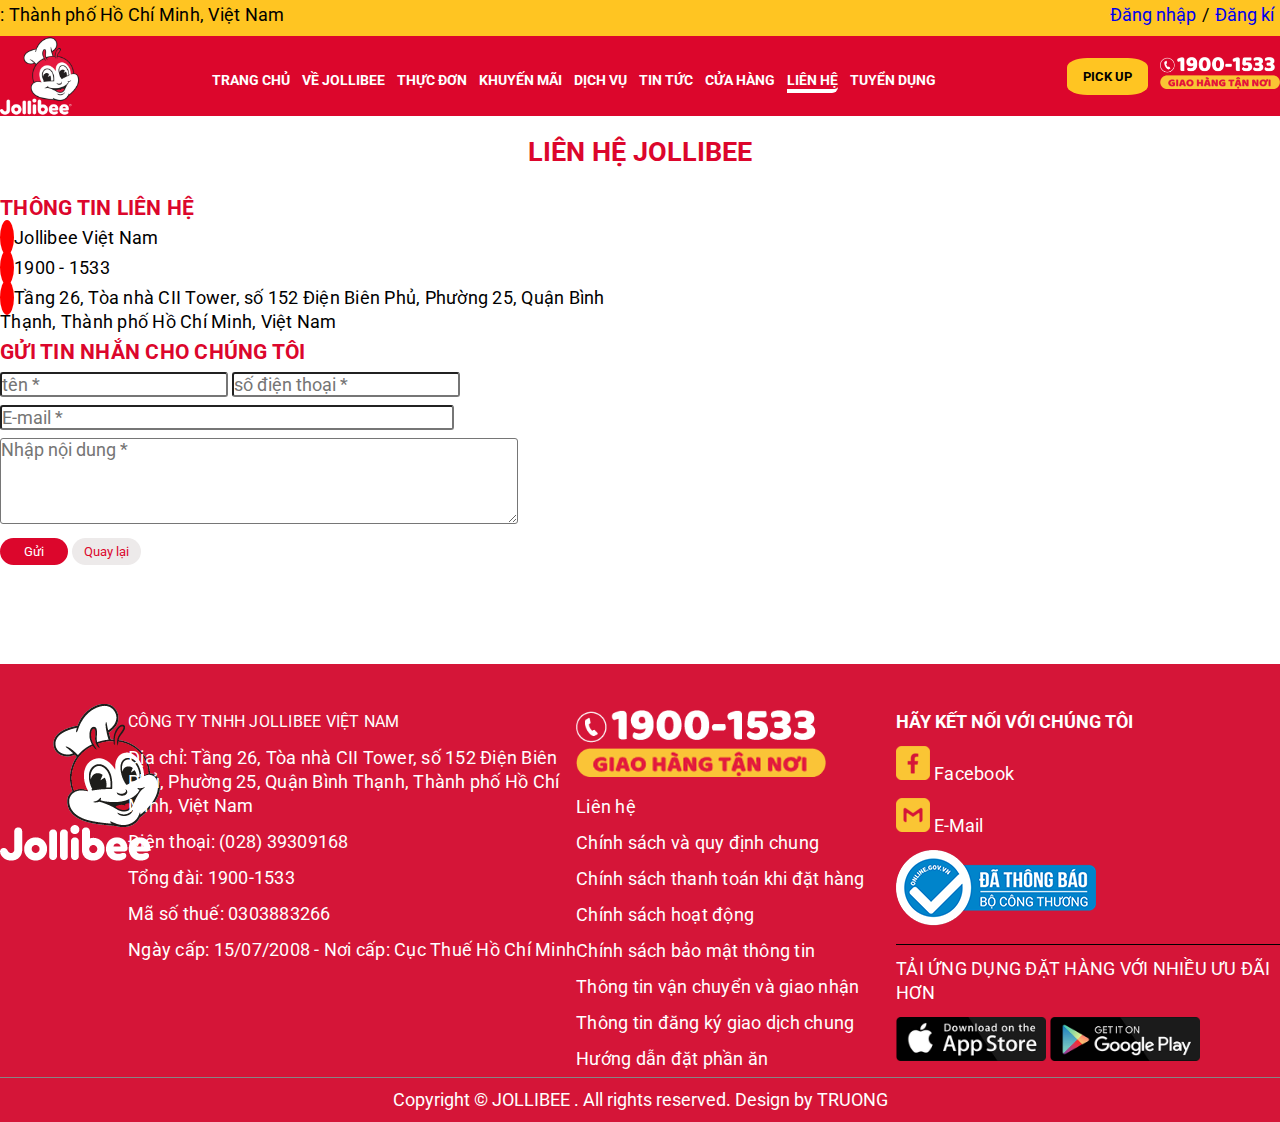
<file: view/contact.html>
<!DOCTYPE html>
<html lang="en">
<head>
    <meta charset="UTF-8">
    <meta name="viewport" content="width=device-width, initial-scale=1.0">
    <title>JOLLIBEE</title>
    <link rel="stylesheet" href="css/trangchu.css">
    <link rel="stylesheet" href="css/default.css">
    <link rel="stylesheet" href="css/color.css">
    <link rel="stylesheet" href="css/lienhe.css">
    <link rel="website icon" type="png" href="img/logo/Jollibee-logo.png">
    <link href="https://cdn.jsdelivr.net/npm/bootstrap@5.3.2/dist/css/bootstrap.min.css" rel="stylesheet" integrity="sha384-T3c6CoIi6uLrA9TneNEoa7RxnatzjcDSCmG1MXxSR1GAsXEV/Dwwykc2MPK8M2HN" crossorigin="anonymous">
    <link rel="stylesheet" href="https://cdnjs.cloudflare.com/ajax/libs/font-awesome/6.4.2/css/all.min.css" integrity="sha512-z3gLpd7yknf1YoNbCzqRKc4qyor8gaKU1qmn+CShxbuBusANI9QpRohGBreCFkKxLhei6S9CQXFEbbKuqLg0DA==" crossorigin="anonymous" referrerpolicy="no-referrer" />
</head>
<body>
    <div class="app">
        <header id="header">
            <header id="header-top">
                <div class="grid">
                    <!-- header-top -->
                    <nav class="nav-header-top">
                        <ul class="header-top-list">
                            <li class="header-top-item">
                                <i class="fa-solid fa-location-dot header-top-item-icon"></i>
                                <a href="https://maps.app.goo.gl/Gq9mQnvHkL4jTiNk7" class="header-top-link" target="_blank">
                                    : Thành phố Hồ Chí Minh, Việt Nam
                                </a>
                            </li>
                            <li class="header-top-item">
                                <div class="funtion">
    
                                    <div class="log-in">
                                        <a href="#" class="btn-log-in" target="_blank">
                                            Đăng nhập
                                        </a>
                                    </div>
                                    /
                                    <div class="register">
                                        <a href="#" class="register-link" target="_blank">
                                            Đăng kí
                                        </a>
                                    </div>
                                </div>
                            </li>
                        </ul>
                    </nav>
                </div>
            </header>
            <header id="header-bottom">
                <div class="grid">
                    <nav class="nav-header-bottom">
                        <div class="header-bottom-item-img">
                            <h1 class="header-bottom-img">
                                <img src="img/logo/logo.png" alt="jollibee" class="logo">
                            </h1>
                        </div>
                        <ul class="header-bottom-list">
                            <li class="header-bottom-item">
                                <h3 class="header-bottom-h3">
                                    <a href="index.html" class="header-bottom-link" target="_blank">
                                        trang chủ
                                    </a>
                                </h3>
                            </li>
                            <li class="header-bottom-item">
                                <h3 class="header-bottom-h3">
                                    <a href="#" class="header-bottom-link" target="_blank">
                                        về jollibee
                                    </a>
                                </h3>
                            </li>
                            <li class="header-bottom-item">
                                <h3 class="header-bottom-h3">
                                    <a href="#" class="header-bottom-link" target="_blank">
                                        thực đơn
                                        <div class="level_1">
                                            <div class="level_1_list">
                                                <div class="lever_1_item">
                                                    <img src="img/menu/cat_burger.png" alt="burger" class="lever_1_item_img">
                                                    <div class="lever_1_item-name">
                                                        <p class="lever_1_item_text"> burger</p>
                                                    </div>
                                                </div>
                                                <div class="lever_1_item">
                                                    <img src="img/menu/phananphu.png" alt="burger" class="lever_1_item_img">
                                                    <div class="lever_1_item-name">
                                                        <p class="lever_1_item_text"> phần ăn phụ</p>
                                                    </div>
                                                </div>
                                                <div class="lever_1_item">
                                                    <img src="img/menu/thucuong.png" alt="burger" class="lever_1_item_img">
                                                    <div class="lever_1_item-name">
                                                        <p class="lever_1_item_text"> thức uống</p>
                                                    </div>
                                                </div>
                                                <div class="lever_1_item">
                                                    <img src="img/menu/trangmieng.png" alt="burger" class="lever_1_item_img">
                                                    <div class="lever_1_item-name">
                                                        <p class="lever_1_item_text"> tráng miệng</p>
                                                    </div>
                                                </div>
                                                <div class="lever_1_item">
                                                    <img src="img/menu/web-05_1.png" alt="burger" class="lever_1_item_img">
                                                    <div class="lever_1_item-name">
                                                        <p class="lever_1_item_text"> gà giòn vui vẻ</p>
                                                    </div>
                                                </div>
                                                <div class="lever_1_item">
                                                    <img src="img/menu/web-06.png" alt="burger" class="lever_1_item_img">
                                                    <div class="lever_1_item-name">
                                                        <p class="lever_1_item_text"> mỳ ý bò bằm</p>
                                                    </div>
                                                </div>
                                                <div class="lever_1_item">
                                                    <img src="img/menu/web-07.png" alt="burger" class="lever_1_item_img">
                                                    <div class="lever_1_item-name">
                                                        <p class="lever_1_item_text"> gà sốt cay</p>
                                                    </div>
                                                </div>
                                                <div class="lever_1_item">
                                                    <img src="img/menu/web-12.png" alt="burger" class="lever_1_item_img">
                                                    <div class="lever_1_item-name">
                                                        <p class="lever_1_item_text"> combo bán chạy</p>
                                                    </div>
                                                </div>
                                            </div>
                                        </div>
                                    </a>
                                </h3>
                            </li>
                            <li class="header-bottom-item">
                                <h3 class="header-bottom-h3">
                                    <a href="encouragement.html" class="header-bottom-link" target="_blank">
                                        khuyến mãi
                                    </a>
                                </h3>
                            </li>
                            <li class="header-bottom-item">
                                <h3 class="header-bottom-h3">
                                    <a href="#" class="header-bottom-link" target="_blank">
                                        dịch vụ
                                    </a>
                                </h3>
                            </li>
                            <li class="header-bottom-item">
                                <h3 class="header-bottom-h3">
                                    <a href="#" class="header-bottom-link" target="_blank">
                                        tin tức
                                    </a>
                                </h3>
                            </li>
                            <li class="header-bottom-item">
                                <h3 class="header-bottom-h3">
                                    <a href="#" class="header-bottom-link" target="_blank">
                                       cửa hàng
                                    </a>
                                </h3>
                            </li>
                            <li class="header-bottom-item">
                                <h3 class="header-bottom-h3">
                                    <a href="#" class="header-bottom-link boder-link" target="_blank">
                                        liên hệ
                                    </a>
                                </h3>
                            </li>
                            <li class="header-bottom-item">
                                <h3 class="header-bottom-h3">
                                    <a href="#" class="header-bottom-link" target="_blank">
                                        tuyển dụng
                                    </a>
                                </h3>
                            </li>
                        </ul>
                        <ul class="order-list">
                            <div class="btn-order-item">
                                <a href="#" class="btn-order-link" target="_blank">
                                    <button class="btn-order">
                                        pick up
                                    </button>
                                </a>
                            </div>
                            <div class="link-tel">
                                <a href="tel:19001533" class="link-tel-link" target="_blank">
                                    <img src="img/tel/delivery-lg-rs.png" alt="tel" class="img-tel">
                                </a>
                            </div>
                        </ul>
                    </nav>
                </div>
            </header>
         </header>
         <div class="wapper">
            <section id="contact">
                <h2 class="contact_text">LIÊN HỆ JOLLIBEE</h2>
            </section>
            <section id="funtion_contact">
                <div class="grid">
                    <div class="information">
                        <!-- phần điền thông tin khách hàng  -->
                        <div class="grid_information">
                            <!-- phần thông tin địa chỉ cụ thể  -->
                            <div class="specific_information">
                                <!-- thông tin cụ thể -->
                                <h3 class="header_information"> thông tin liên hệ</h3>
                                <nav class="nav_information">
                                    <ul class="nav_information_list">
                                        <li class="nav_information_item">
                                            <i class="fa-solid fa-signature nav_information_item_icon"></i>
                                            <a href="https://jollibee.com.vn/lien-he" class="nav_information_item_link">Jollibee Việt Nam</a>
                                        </li>
                                        <li class="nav_information_item">
                                            <i class="fa-solid fa-phone nav_information_item_icon"></i>
                                            <a href="tel:1900 - 1533" class="nav_information_item_link">1900 - 1533</a>
                                        </li>
                                        <li class="nav_information_item">
                                            <i class="fa-solid fa-location-dot nav_information_item_icon"></i>
                                            <a href="https://maps.app.goo.gl/Dk9yKpha6sMh6KEX8" class="nav_information_item_link">Tầng 26, Tòa nhà CII Tower, số 152 Điện Biên Phủ, Phường 25, Quận Bình Thạnh, Thành phố Hồ Chí Minh, Việt Nam</a>
                                        </li>
                                    </ul>
                                </nav>
                            </div>
                            <div class="information_box">
                                <form action="https://formspree.io/f/xnqkqeoo" method="POST" enctype="multipart/form-data" method="post">
                                    <table class="tb_information">
                                        <h3 class="information_box_text"> gửi tin nhắn cho chúng tôi</h3>
                                        <div class="tr_information">
                                                <input type="text" name="txtname" class="txtname" placeholder="tên *" required>
                                                <input type="number" name="txtnumber" class="txtnumber" placeholder="số điện thoại *" required>
                                        </div>
                                        <div class="tr_information">
                                            <input type="email" name="email" class="txtemail" placeholder="E-mail *" required>
                                         </div>
                                         <div class="tr_information">
                                           <textarea cols="49px" rows="4px" class="content_information" required  placeholder="Nhập nội dung *" name="message"></textarea>
                                         </div>
                                         <div class="btn_information">
                                            <input type="submit" value="Gửi" id="sbtsent" class="sbtsent" oneclick="sbtsent" name="sbtsent">
                                            <input type="reset" value="Quay lại" name="rstagain" class="rstagain">
                                         </div>
                                    </table>
                                </form>
                            </div>
                        </div>
                        <div class="map"><iframe src="https://www.google.com/maps/embed?pb=!1m18!1m12!1m3!1d3919.143224586548!2d106.71515197471125!3d10.800340589349902!2m3!1f0!2f0!3f0!3m2!1i1024!2i768!4f13.1!3m3!1m2!1s0x317529a448b474b7%3A0x446d613101e7bf3a!2sCII%20TOWER!5e0!3m2!1svi!2s!4v1700293477240!5m2!1svi!2s" width="600" height="450" style="border:0;" allowfullscreen="" loading="lazy" referrerpolicy="no-referrer-when-downgrade"></iframe></div>
                    </div>
                </div>
            </section>
            <footer id="footer">
                <div class="grid">
                    <div class="footer_list">
                        <div class="footer_item">
                            <img src="img/footer/logo-footer.png" alt="logofooter" class="logo_footer">
                        </div>
                        <div class="footer_item">
                            <ul class="footer_item_lisst">
                                <li class="footer_item_lisst_item">
                                    <h5 class="footer_item_lisst_item_texxt">
                                        CÔNG TY TNHH JOLLIBEE VIỆT NAM
                                    </h5>
                                </li>
                                <li class="footer_item_lisst_item">
                                    <a href="https://maps.app.goo.gl/HNW5GFNLQaBimxY57" class="footer_item_lisst_item_link">
                                        Địa chỉ: Tầng 26, Tòa nhà CII Tower, số 152 Điện Biên Phủ, Phường 25, Quận Bình Thạnh, Thành phố Hồ Chí Minh, Việt Nam
                                    </a>
                                </li>
                                <li class="footer_item_lisst_item">
                                    <a href="tel:(028) 39309168" class="footer_item_lisst_item_link">
                                        Điện thoại: (028) 39309168
                                    </a>
                                </li>
                                <li class="footer_item_lisst_item">
                                    <a href="tel: 1900-1533" class="footer_item_lisst_item_link">
                                        Tổng đài: 1900-1533
                                    </a>
                                </li>
                                <li class="footer_item_lisst_item">
                                    <a href="https://masothue.com/0303883266-cong-ty-tnhh-jollibee-viet-nam" class="footer_item_lisst_item_link">
                                        Mã số thuế: 0303883266
                                    </a>
                                </li>
                                <li class="footer_item_lisst_item">
                                    <a href="" class="footer_item_lisst_item_link">
                                        Ngày cấp: 15/07/2008 - Nơi cấp: Cục Thuế Hồ Chí Minh
                                    </a>
                                </li>
                            </ul>
                        </div>
                        <div class="footer_item">
                            <li class="footer_item_lisst_item">
                                <a href="tel:1900-1533" class="footer_item_lisst_item_link" target="_blank">
                                    <img src="img/footer/delivery-lg_1.png" class="foter_img" alt="tongdai">
                                </a>
                            </li>
                            <li class="footer_item_lisst_item">
                                <a href="" class="footer_item_lisst_item_link" target="_blank">
                                    Liên hệ
                                </a>
                            </li>
                            <li class="footer_item_lisst_item">
                                <a href="" class="footer_item_lisst_item_link" target="_blank">
                                    Chính sách và quy định chung
                                </a>
                            </li>
                            <li class="footer_item_lisst_item">
                                <a href="" class="footer_item_lisst_item_link" target="_blank">
                                    Chính sách thanh toán khi đặt hàng
                                </a>
                            </li>
                            <li class="footer_item_lisst_item">
                                <a href="" class="footer_item_lisst_item_link" target="_blank">
                                    Chính sách hoạt động
                                </a>
                            </li>
                            <li class="footer_item_lisst_item">
                                <a href="" class="footer_item_lisst_item_link" target="_blank">
                                    Chính sách bảo mật thông tin
                                </a>
                            </li>
                            <li class="footer_item_lisst_item">
                                <a href="" class="footer_item_lisst_item_link" target="_blank">
                                    Thông tin vận chuyển và giao nhận
                                </a>
                            </li>
                            <li class="footer_item_lisst_item">
                                <a href="" class="footer_item_lisst_item_link" target="_blank">
                                    Thông tin đăng ký giao dịch chung
                                </a>
                            </li>
                            <li class="footer_item_lisst_item">
                                <a href="" class="footer_item_lisst_item_link" target="_blank">
                                    Hướng dẫn đặt phần ăn
                                </a>
                            </li>
                        </div>
                        <div class="footer_item">
                            <li class="footer_item_lisst_item">
                                <h4 class="footer_item_lisst_texxxt">
                                    HÃY KẾT NỐI VỚI CHÚNG TÔI
                                </h4>
                            </li>
                            <li class="footer_item_lisst_item">
                                <img src="img/footer/icon-fb.png" alt="face" class="footer_item_lisst_item_img">
                                <a href="https://www.facebook.com/JollibeeVietnam" class="footer_item_lisst_item_link">
                                    <label class="footer_item_lisst_item_img_texxt">facebook</label>
                                </a>
                            </li>
                            <li class="footer_item_lisst_item">
                                <img src="img/footer/icon-mail.png" alt="mail" class="footer_item_lisst_item_img">
                                <label class="footer_item_lisst_item_img_texxt">e-mail</label>
                            </li>
                            <li class="footer_item_lisst_item">
                                <img src="img/footer/bocongthuong.png" alt="congthuong" class="footer_item_lisst_item_img">
                            </li>
                            <li class="footer_item_lisst_item">
                                <div class="footer_item_lisst_item_border"></div>
                            </li>
                    
                            <li class="footer_item_lisst_item">
                                <p class="footer_texxt">
                                    TẢI ỨNG DỤNG ĐẶT HÀNG VỚI NHIỀU ƯU ĐÃI HƠN
                                </p>
                            </li>
                            <li class="footer_item_lisst_item">
                                <div class="media">
                                    <img src="img/footer/logo_appstore.png" alt="appstore" class="media-appstore">
                                    <img src="img/footer/logo_playstore.png" alt="playsoter" class="media-playsoter">
                                </div>
                            </li>
                        </div>
                    </div>
                    <div class="footer_booder"></div>
                    <div class="texxtafads">Copyright © JOLLIBEE . All rights reserved. Design by TRUONG</div>
                </div>
             </footer>
         </div>
    </div>
</body>
<script src="https://cdn.jsdelivr.net/npm/@popperjs/core@2.11.8/dist/umd/popper.min.js" integrity="sha384-I7E8VVD/ismYTF4hNIPjVp/Zjvgyol6VFvRkX/vR+Vc4jQkC+hVqc2pM8ODewa9r" crossorigin="anonymous"></script>
<script src="https://cdn.jsdelivr.net/npm/bootstrap@5.3.2/dist/js/bootstrap.min.js" integrity="sha384-BBtl+eGJRgqQAUMxJ7pMwbEyER4l1g+O15P+16Ep7Q9Q+zqX6gSbd85u4mG4QzX+" crossorigin="anonymous"></script>
</html>
</file>
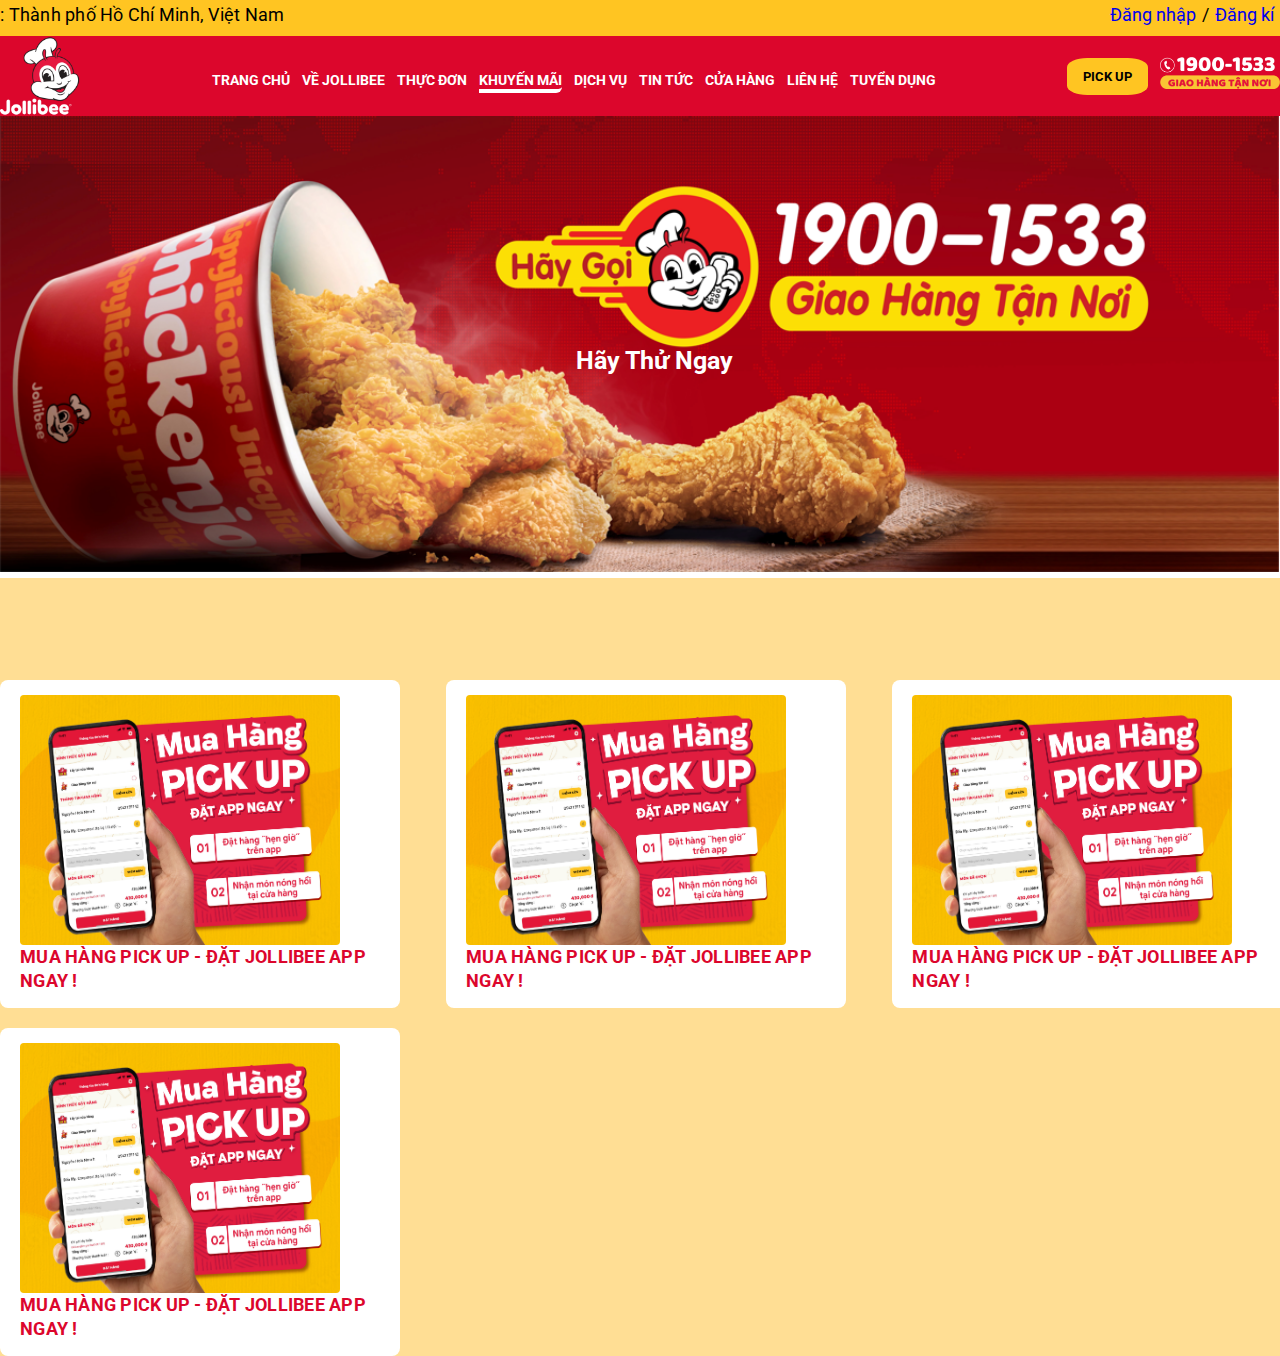
<file: view/encouragement.html>
<!DOCTYPE html>
<html lang="en">
<head>
    <meta charset="UTF-8">
    <meta name="viewport" content="width=device-width, initial-scale=1.0">
    <title>Document</title>
    <link rel="stylesheet" href="css/trangchu.css">
    <link rel="stylesheet" href="css/default.css">
    <link rel="stylesheet" href="css/color.css">
    <link rel="stylesheet" href="css/khuyenmai.css">
    <link rel="website icon" type="png" href="img/logo/Jollibee-logo.png">
    <link href="https://cdn.jsdelivr.net/npm/bootstrap@5.3.2/dist/css/bootstrap.min.css" rel="stylesheet" integrity="sha384-T3c6CoIi6uLrA9TneNEoa7RxnatzjcDSCmG1MXxSR1GAsXEV/Dwwykc2MPK8M2HN" crossorigin="anonymous">
    <link rel="stylesheet" href="https://cdnjs.cloudflare.com/ajax/libs/font-awesome/6.4.2/css/all.min.css" integrity="sha512-z3gLpd7yknf1YoNbCzqRKc4qyor8gaKU1qmn+CShxbuBusANI9QpRohGBreCFkKxLhei6S9CQXFEbbKuqLg0DA==" crossorigin="anonymous" referrerpolicy="no-referrer" />
</head>
<body>
    <div class="app">
        <header id="header">
            <header id="header-top">
                <div class="grid">
                    <!-- header-top -->
                    <nav class="nav-header-top">
                        <ul class="header-top-list">
                            <li class="header-top-item">
                                <i class="fa-solid fa-location-dot header-top-item-icon"></i>
                                <a href="https://maps.app.goo.gl/Gq9mQnvHkL4jTiNk7" class="header-top-link" target="_blank">
                                    : Thành phố Hồ Chí Minh, Việt Nam
                                </a>
                            </li>
                            <li class="header-top-item">
                                <div class="funtion">
    
                                    <div class="log-in">
                                        <a href="#" class="btn-log-in" target="_blank">
                                            Đăng nhập
                                        </a>
                                    </div>
                                    /
                                    <div class="register">
                                        <a href="#" class="register-link" target="_blank">
                                            Đăng kí
                                        </a>
                                    </div>
                                </div>
                            </li>
                        </ul>
                    </nav>
                </div>
            </header>
            <header id="header-bottom">
                <div class="grid">
                    <nav class="nav-header-bottom">
                        <div class="header-bottom-item-img">
                            <h1 class="header-bottom-img">
                                <a href="index.html">
                                    <img src="img/logo/logo.png" alt="jollibee" class="logo">
                                </a>
                            </h1>
                        </div>
                        <ul class="header-bottom-list">
                            <li class="header-bottom-item">
                                <h3 class="header-bottom-h3">
                                    <a href="index.html" class="header-bottom-link " target="_blank">
                                        trang chủ
                                    </a>
                                </h3>
                            </li>
                            <li class="header-bottom-item">
                                <h3 class="header-bottom-h3">
                                    <a href="#" class="header-bottom-link" target="_blank">
                                        về jollibee
                                    </a>
                                </h3>
                            </li>
                            <li class="header-bottom-item">
                                <h3 class="header-bottom-h3">
                                    <a href="#" class="header-bottom-link" target="_blank">
                                        thực đơn
                                        <div class="level_1">
                                            <div class="level_1_list">
                                                <div class="lever_1_item">
                                                    <img src="img/menu/cat_burger.png" alt="burger" class="lever_1_item_img">
                                                    <div class="lever_1_item-name">
                                                        <p class="lever_1_item_text"> burger</p>
                                                    </div>
                                                </div>
                                                <div class="lever_1_item">
                                                    <img src="img/menu/phananphu.png" alt="burger" class="lever_1_item_img">
                                                    <div class="lever_1_item-name">
                                                        <p class="lever_1_item_text"> phần ăn phụ</p>
                                                    </div>
                                                </div>
                                                <div class="lever_1_item">
                                                    <img src="img/menu/thucuong.png" alt="burger" class="lever_1_item_img">
                                                    <div class="lever_1_item-name">
                                                        <p class="lever_1_item_text"> thức uống</p>
                                                    </div>
                                                </div>
                                                <div class="lever_1_item">
                                                    <img src="img/menu/trangmieng.png" alt="burger" class="lever_1_item_img">
                                                    <div class="lever_1_item-name">
                                                        <p class="lever_1_item_text"> tráng miệng</p>
                                                    </div>
                                                </div>
                                                <div class="lever_1_item">
                                                    <img src="img/menu/web-05_1.png" alt="burger" class="lever_1_item_img">
                                                    <div class="lever_1_item-name">
                                                        <p class="lever_1_item_text"> gà giòn vui vẻ</p>
                                                    </div>
                                                </div>
                                                <div class="lever_1_item">
                                                    <img src="img/menu/web-06.png" alt="burger" class="lever_1_item_img">
                                                    <div class="lever_1_item-name">
                                                        <p class="lever_1_item_text"> mỳ ý bò bằm</p>
                                                    </div>
                                                </div>
                                                <div class="lever_1_item">
                                                    <img src="img/menu/web-07.png" alt="burger" class="lever_1_item_img">
                                                    <div class="lever_1_item-name">
                                                        <p class="lever_1_item_text"> gà sốt cay</p>
                                                    </div>
                                                </div>
                                                <div class="lever_1_item">
                                                    <img src="img/menu/web-12.png" alt="burger" class="lever_1_item_img">
                                                    <div class="lever_1_item-name">
                                                        <p class="lever_1_item_text"> combo bán chạy</p>
                                                    </div>
                                                </div>
                                            </div>
                                        </div>
                                    </a>
                                </h3>
                            </li>
                            <li class="header-bottom-item">
                                <h3 class="header-bottom-h3">
                                    <a href="encouragement.html" class="header-bottom-link boder-link" target="_blank">
                                        khuyến mãi
                                    </a>
                                </h3>
                            </li>
                            <li class="header-bottom-item">
                                <h3 class="header-bottom-h3">
                                    <a href="#" class="header-bottom-link" target="_blank">
                                        dịch vụ
                                    </a>
                                </h3>
                            </li>
                            <li class="header-bottom-item">
                                <h3 class="header-bottom-h3">
                                    <a href="#" class="header-bottom-link" target="_blank">
                                        tin tức
                                    </a>
                                </h3>
                            </li>
                            <li class="header-bottom-item">
                                <h3 class="header-bottom-h3">
                                    <a href="#" class="header-bottom-link" target="_blank">
                                       cửa hàng
                                    </a>
                                </h3>
                            </li>
                            <li class="header-bottom-item">
                                <h3 class="header-bottom-h3">
                                    <a href="contact.html" class="header-bottom-link" target="_blank">
                                        liên hệ
                                    </a>
                                </h3>
                            </li>
                            <li class="header-bottom-item">
                                <h3 class="header-bottom-h3">
                                    <a href="#" class="header-bottom-link" target="_blank">
                                        tuyển dụng
                                    </a>
                                </h3>
                            </li>
                        </ul>
                        <ul class="order-list">
                            <div class="btn-order-item">
                                <a href="#" class="btn-order-link" target="_blank">
                                    <button class="btn-order">
                                        pick up
                                    </button>
                                </a>
                            </div>
                            <div class="link-tel">
                                <a href="tel:19001533" class="link-tel-link" target="_blank">
                                    <img src="img/tel/delivery-lg-rs.png" alt="tel" class="img-tel">
                                </a>
                            </div>
                        </ul>
                    </nav>
                </div>
            </header>
         </header>
         <div class="wapper">
            <section id="banner_encouragement">
                <div class="banner_encouragement_img">
                    <img src="img/khuyenmai/screenshot_1654249924.png" alt="khuyenmai" class="banner_encouragement_img_1">
                    <p class="banner_text">Hãy thử ngay</p>
                </div>
            </section>
            <section id="news_encouragement">
                <div class="background_encouragement">
                    <!-- phần nội dung -->
                    <div class="grid">
                        <div class="news_encouragemen">
                            <div class="border_encouragemen border_encouragemen_2">
                                <div class="zoom">

                                    <img src="img/khuyenmai/700x500_Banner_khuy_n_m_i_PICK_UP-03.jpg" alt="app" class="border_encouragemen_img">
                                </div>
                                <div class="border_encouragemen-text">
                                    <p class="border_encouragemen_txt">
                                        mua hàng pick up - đặt jollibee app ngay !
                                    </p>
                                </div>
                            </div>
                            <div class="border_encouragemen border_encouragemen_2">
                                <div class="zoom">

                                    <img src="img/khuyenmai/700x500_Banner_khuy_n_m_i_PICK_UP-03.jpg" alt="app" class="border_encouragemen_img">
                                </div>
                                <div class="border_encouragemen-text">
                                    <p class="border_encouragemen_txt">
                                        mua hàng pick up - đặt jollibee app ngay !
                                    </p>
                                </div>
                            </div>
                            <div class="border_encouragemen border_encouragemen_2">
                                <div class="zoom">

                                    <img src="img/khuyenmai/700x500_Banner_khuy_n_m_i_PICK_UP-03.jpg" alt="app" class="border_encouragemen_img">
                                </div>
                                <div class="border_encouragemen-text">
                                    <p class="border_encouragemen_txt">
                                        mua hàng pick up - đặt jollibee app ngay !
                                    </p>
                                </div>
                            </div>
                            <div class="border_encouragemen border_encouragemen_2">
                                <div class="zoom">

                                    <img src="img/khuyenmai/700x500_Banner_khuy_n_m_i_PICK_UP-03.jpg" alt="app" class="border_encouragemen_img">
                                </div>
                                <div class="border_encouragemen-text">
                                    <p class="border_encouragemen_txt">
                                        mua hàng pick up - đặt jollibee app ngay !
                                    </p>
                                </div>
                            </div>
                        </div>
                    </div>
                </div>
            </section>
         </div>
    </div>
</body>
<script src="https://cdn.jsdelivr.net/npm/@popperjs/core@2.11.8/dist/umd/popper.min.js" integrity="sha384-I7E8VVD/ismYTF4hNIPjVp/Zjvgyol6VFvRkX/vR+Vc4jQkC+hVqc2pM8ODewa9r" crossorigin="anonymous"></script>
<script src="https://cdn.jsdelivr.net/npm/bootstrap@5.3.2/dist/js/bootstrap.min.js" integrity="sha384-BBtl+eGJRgqQAUMxJ7pMwbEyER4l1g+O15P+16Ep7Q9Q+zqX6gSbd85u4mG4QzX+" crossorigin="anonymous"></script>
</html>
</file>
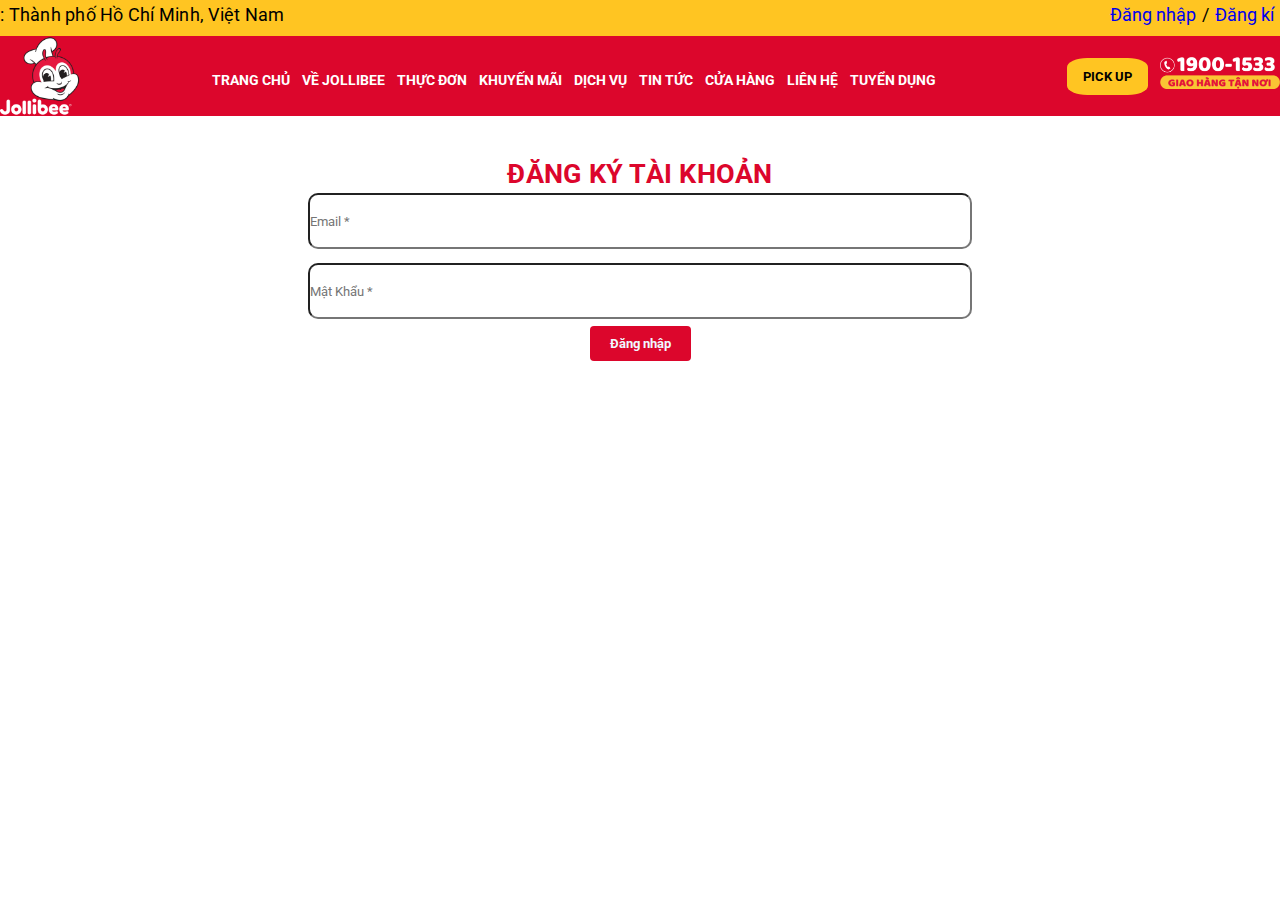
<file: view/login.html>
<!DOCTYPE html>
<html lang="en">
<head>
    <meta charset="UTF-8">
    <meta name="viewport" content="width=device-width, initial-scale=1.0">
    <title>Đăng nhập</title>
    <link rel="stylesheet" href="css/trangchu.css">
    <link rel="stylesheet" href="css/default.css">
    <link rel="stylesheet" href="css/color.css">
    <link rel="stylesheet" href="css/dangki.css">
    <link rel="stylesheet" href="css/dangnhap.css">
    <link rel="website icon" type="png" href="img/logo/Jollibee-logo.png">
    <link href="https://cdn.jsdelivr.net/npm/bootstrap@5.3.2/dist/css/bootstrap.min.css" rel="stylesheet" integrity="sha384-T3c6CoIi6uLrA9TneNEoa7RxnatzjcDSCmG1MXxSR1GAsXEV/Dwwykc2MPK8M2HN" crossorigin="anonymous">
    <link rel="stylesheet" href="https://cdnjs.cloudflare.com/ajax/libs/font-awesome/6.4.2/css/all.min.css" integrity="sha512-z3gLpd7yknf1YoNbCzqRKc4qyor8gaKU1qmn+CShxbuBusANI9QpRohGBreCFkKxLhei6S9CQXFEbbKuqLg0DA==" crossorigin="anonymous" referrerpolicy="no-referrer" />
</head>
<body>
    <header id="header">
        <header id="header-top">
            <div class="grid">
                <!-- header-top -->
                <nav class="nav-header-top">
                    <ul class="header-top-list">
                        <li class="header-top-item">
                            <i class="fa-solid fa-location-dot header-top-item-icon"></i>
                            <a href="https://maps.app.goo.gl/Gq9mQnvHkL4jTiNk7" class="header-top-link" target="_blank">
                                : Thành phố Hồ Chí Minh, Việt Nam
                            </a>
                        </li>
                        <li class="header-top-item">
                            <div class="funtion">

                                <div class="log-in">
                                    <a href="login.html" class="btn-log-in" target="_blank">
                                        Đăng nhập
                                    </a>
                                </div>
                                /
                                <div class="register">
                                    <a href="#" class="register-link" target="_blank">
                                        Đăng kí
                                    </a>
                                </div>
                            </div>
                        </li>
                    </ul>
                </nav>
            </div>
        </header>
        <header id="header-bottom">
            <div class="grid">
                <nav class="nav-header-bottom">
                    <div class="header-bottom-item-img">
                        <h1 class="header-bottom-img">
                            <a href="index.html">
                            <img src="img/logo/logo.png" alt="jollibee" class="logo">
                            </a>
                        </h1>
                    </div>
                    <ul class="header-bottom-list">
                        <li class="header-bottom-item">
                            <h3 class="header-bottom-h3">
                                <a href="index.html" class="header-bottom-link" target="_blank">
                                    trang chủ
                                </a>
                            </h3>
                        </li>
                        <li class="header-bottom-item">
                            <h3 class="header-bottom-h3">
                                <a href="#" class="header-bottom-link" target="_blank">
                                    về jollibee
                                </a>
                            </h3>
                        </li>
                        <li class="header-bottom-item">
                            <h3 class="header-bottom-h3">
                                <a href="product.html" class="header-bottom-link" target="_blank">
                                    thực đơn
                                    <div class="level_1">
                                        <div class="level_1_list">
                                            <div class="lever_1_item">
                                                <img src="img/menu/cat_burger.png" alt="burger" class="lever_1_item_img">
                                                <div class="lever_1_item-name">
                                                    <p class="lever_1_item_text"> burger</p>
                                                </div>
                                            </div>
                                            <div class="lever_1_item">
                                                <img src="img/menu/phananphu.png" alt="burger" class="lever_1_item_img">
                                                <div class="lever_1_item-name">
                                                    <p class="lever_1_item_text"> phần ăn phụ</p>
                                                </div>
                                            </div>
                                            <div class="lever_1_item">
                                                <img src="img/menu/thucuong.png" alt="burger" class="lever_1_item_img">
                                                <div class="lever_1_item-name">
                                                    <p class="lever_1_item_text"> thức uống</p>
                                                </div>
                                            </div>
                                            <div class="lever_1_item">
                                                <img src="img/menu/trangmieng.png" alt="burger" class="lever_1_item_img">
                                                <div class="lever_1_item-name">
                                                    <p class="lever_1_item_text"> tráng miệng</p>
                                                </div>
                                            </div>
                                            <div class="lever_1_item">
                                                <img src="img/menu/web-05_1.png" alt="burger" class="lever_1_item_img">
                                                <div class="lever_1_item-name">
                                                    <p class="lever_1_item_text"> gà giòn vui vẻ</p>
                                                </div>
                                            </div>
                                            <div class="lever_1_item">
                                                <img src="img/menu/web-06.png" alt="burger" class="lever_1_item_img">
                                                <div class="lever_1_item-name">
                                                    <p class="lever_1_item_text"> mỳ ý bò bằm</p>
                                                </div>
                                            </div>
                                            <div class="lever_1_item">
                                                <img src="img/menu/web-07.png" alt="burger" class="lever_1_item_img">
                                                <div class="lever_1_item-name">
                                                    <p class="lever_1_item_text"> gà sốt cay</p>
                                                </div>
                                            </div>
                                            <div class="lever_1_item">
                                                <img src="img/menu/web-12.png" alt="burger" class="lever_1_item_img">
                                                <div class="lever_1_item-name">
                                                    <p class="lever_1_item_text"> combo bán chạy</p>
                                                </div>
                                            </div>
                                        </div>
                                    </div>
                                </a>
                            </h3>
                        </li>
                        <li class="header-bottom-item">
                            <h3 class="header-bottom-h3">
                                <a href="encouragement.html" class="header-bottom-link" target="_blank">
                                    khuyến mãi
                                </a>
                            </h3>
                        </li>
                        <li class="header-bottom-item">
                            <h3 class="header-bottom-h3">
                                <a href="#" class="header-bottom-link" target="_blank">
                                    dịch vụ
                                </a>
                            </h3>
                        </li>
                        <li class="header-bottom-item">
                            <h3 class="header-bottom-h3">
                                <a href="news.html" class="header-bottom-link" target="_blank">
                                    tin tức
                                </a>
                            </h3>
                        </li>
                        <li class="header-bottom-item">
                            <h3 class="header-bottom-h3">
                                <a href="#" class="header-bottom-link" target="_blank">
                                   cửa hàng
                                </a>
                            </h3>
                        </li>
                        <li class="header-bottom-item">
                            <h3 class="header-bottom-h3">
                                <a href="contact.html" class="header-bottom-link" target="_blank">
                                    liên hệ
                                </a>
                            </h3>
                        </li>
                        <li class="header-bottom-item">
                            <h3 class="header-bottom-h3">
                                <a href="#" class="header-bottom-link" target="_blank">
                                    tuyển dụng
                                </a>
                            </h3>
                        </li>
                    </ul>
                    <ul class="order-list">
                        <div class="btn-order-item">
                            <a href="#" class="btn-order-link" target="_blank">
                                <button class="btn-order">
                                    pick up
                                </button>
                            </a>
                        </div>
                        <div class="link-tel">
                            <a href="tel:19001533" class="link-tel-link" target="_blank">
                                <img src="img/tel/delivery-lg-rs.png" alt="tel" class="img-tel">
                            </a>
                        </div>
                    </ul>
                </nav>
            </div>
        </header>
     </header>
     <div class="wapper">
        <section id="login">
            <div class="grid_login">
                <form action="" method="post">
                    <h2 class="login_text">đăng ký tài khoản</h2>
                    <div class="tab">
                        <div class="frame">
                            <input type="email" class="txt-they" name ="txtthey" placeholder="email *" required id="email">
                        </div>
                        <div class="frame btn_icon_pass hidden">
                            <input type="password" class="txt-they inputhiden" name="txtthey" placeholder="mật khẩu *" required id="password inputhiden">
                            <!-- <i class="fa-regular fa-eye eyeopen hidden"></i>
                            <i class="fa-regular fa-eye-slash eyeclose hidden"></i> -->
                        </div>
                    <div class="btn-login">
                        <input type="submit" class="btn_submit" name="sbt" value="Đăng nhập" onclick="return stblogin()">
                    </div>
                </form>
            </div>                
        </section>
     </div>
</div>
</body>
<script src="js/hidden.js"></script>
<script src="js/note.js"></script>
<script src="https://cdn.jsdelivr.net/npm/@popperjs/core@2.11.8/dist/umd/popper.min.js" integrity="sha384-I7E8VVD/ismYTF4hNIPjVp/Zjvgyol6VFvRkX/vR+Vc4jQkC+hVqc2pM8ODewa9r" crossorigin="anonymous"></script>
<script src="https://cdn.jsdelivr.net/npm/bootstrap@5.3.2/dist/js/bootstrap.min.js" integrity="sha384-BBtl+eGJRgqQAUMxJ7pMwbEyER4l1g+O15P+16Ep7Q9Q+zqX6gSbd85u4mG4QzX+" crossorigin="anonymous"></script>
</html>
</file>
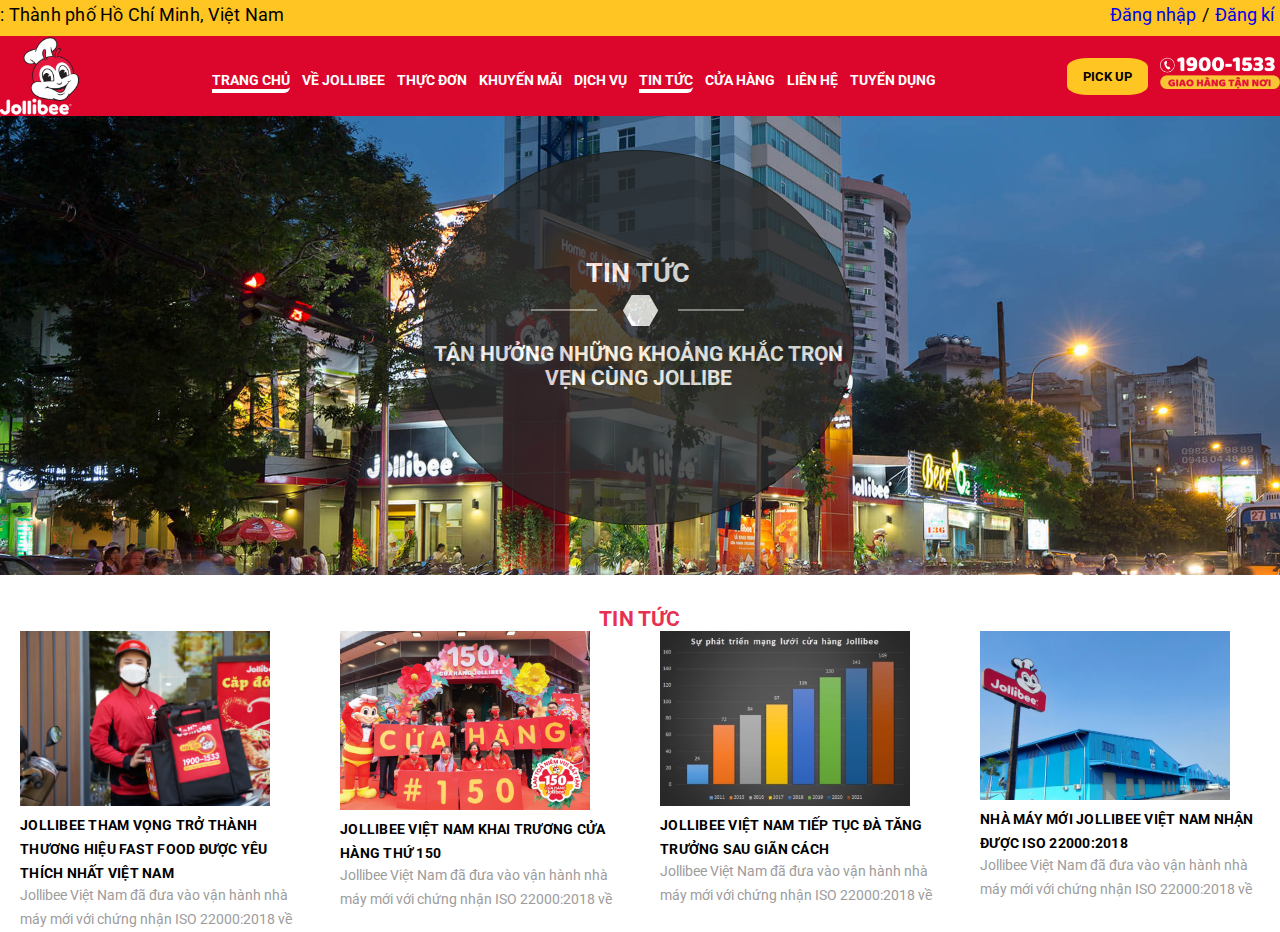
<file: view/news.html>
<!DOCTYPE html>
<html lang="en">
<head>
    <meta charset="UTF-8">
    <meta name="viewport" content="width=device-width, initial-scale=1.0">
    <title>JOLLIBEE</title>
    <link rel="stylesheet" href="css/trangchu.css">
    <link rel="stylesheet" href="css/default.css">
    <link rel="stylesheet" href="css/color.css">
    <link rel="stylesheet" href="css/tintuc.css">
    <link rel="website icon" type="png" href="img/logo/Jollibee-logo.png">
    <link href="https://cdn.jsdelivr.net/npm/bootstrap@5.3.2/dist/css/bootstrap.min.css" rel="stylesheet" integrity="sha384-T3c6CoIi6uLrA9TneNEoa7RxnatzjcDSCmG1MXxSR1GAsXEV/Dwwykc2MPK8M2HN" crossorigin="anonymous">
    <link rel="stylesheet" href="https://cdnjs.cloudflare.com/ajax/libs/font-awesome/6.4.2/css/all.min.css" integrity="sha512-z3gLpd7yknf1YoNbCzqRKc4qyor8gaKU1qmn+CShxbuBusANI9QpRohGBreCFkKxLhei6S9CQXFEbbKuqLg0DA==" crossorigin="anonymous" referrerpolicy="no-referrer" />
</head>
<body>
    <div class="app">
        <header id="header">
            <header id="header-top">
                <div class="grid">
                    <!-- header-top -->
                    <nav class="nav-header-top">
                        <ul class="header-top-list">
                            <li class="header-top-item">
                                <i class="fa-solid fa-location-dot header-top-item-icon"></i>
                                <a href="https://maps.app.goo.gl/Gq9mQnvHkL4jTiNk7" class="header-top-link" target="_blank">
                                    : Thành phố Hồ Chí Minh, Việt Nam
                                </a>
                            </li>
                            <li class="header-top-item">
                                <div class="funtion">
    
                                    <div class="log-in">
                                        <a href="#" class="btn-log-in" target="_blank">
                                            Đăng nhập
                                        </a>
                                    </div>
                                    /
                                    <div class="register">
                                        <a href="#" class="register-link" target="_blank">
                                            Đăng kí
                                        </a>
                                    </div>
                                </div>
                            </li>
                        </ul>
                    </nav>
                </div>
            </header>
            <header id="header-bottom">
                <div class="grid">
                    <nav class="nav-header-bottom">
                        <div class="header-bottom-item-img">
                            <h1 class="header-bottom-img">
                                <a href="index.html">
                                <img src="img/logo/logo.png" alt="jollibee" class="logo">
                                </a>
                            </h1>
                        </div>
                        <ul class="header-bottom-list">
                            <li class="header-bottom-item">
                                <h3 class="header-bottom-h3">
                                    <a href="index.html" class="header-bottom-link boder-link" target="_blank">
                                        trang chủ
                                    </a>
                                </h3>
                            </li>
                            <li class="header-bottom-item">
                                <h3 class="header-bottom-h3">
                                    <a href="#" class="header-bottom-link" target="_blank">
                                        về jollibee
                                    </a>
                                </h3>
                            </li>
                            <li class="header-bottom-item">
                                <h3 class="header-bottom-h3">
                                    <a href="#" class="header-bottom-link" target="_blank">
                                        thực đơn
                                        <div class="level_1">
                                            <div class="level_1_list">
                                                <div class="lever_1_item">
                                                    <img src="img/menu/cat_burger.png" alt="burger" class="lever_1_item_img">
                                                    <div class="lever_1_item-name">
                                                        <p class="lever_1_item_text"> burger</p>
                                                    </div>
                                                </div>
                                                <div class="lever_1_item">
                                                    <img src="img/menu/phananphu.png" alt="burger" class="lever_1_item_img">
                                                    <div class="lever_1_item-name">
                                                        <p class="lever_1_item_text"> phần ăn phụ</p>
                                                    </div>
                                                </div>
                                                <div class="lever_1_item">
                                                    <img src="img/menu/thucuong.png" alt="burger" class="lever_1_item_img">
                                                    <div class="lever_1_item-name">
                                                        <p class="lever_1_item_text"> thức uống</p>
                                                    </div>
                                                </div>
                                                <div class="lever_1_item">
                                                    <img src="img/menu/trangmieng.png" alt="burger" class="lever_1_item_img">
                                                    <div class="lever_1_item-name">
                                                        <p class="lever_1_item_text"> tráng miệng</p>
                                                    </div>
                                                </div>
                                                <div class="lever_1_item">
                                                    <img src="img/menu/web-05_1.png" alt="burger" class="lever_1_item_img">
                                                    <div class="lever_1_item-name">
                                                        <p class="lever_1_item_text"> gà giòn vui vẻ</p>
                                                    </div>
                                                </div>
                                                <div class="lever_1_item">
                                                    <img src="img/menu/web-06.png" alt="burger" class="lever_1_item_img">
                                                    <div class="lever_1_item-name">
                                                        <p class="lever_1_item_text"> mỳ ý bò bằm</p>
                                                    </div>
                                                </div>
                                                <div class="lever_1_item">
                                                    <img src="img/menu/web-07.png" alt="burger" class="lever_1_item_img">
                                                    <div class="lever_1_item-name">
                                                        <p class="lever_1_item_text"> gà sốt cay</p>
                                                    </div>
                                                </div>
                                                <div class="lever_1_item">
                                                    <img src="img/menu/web-12.png" alt="burger" class="lever_1_item_img">
                                                    <div class="lever_1_item-name">
                                                        <p class="lever_1_item_text"> combo bán chạy</p>
                                                    </div>
                                                </div>
                                            </div>
                                        </div>
                                    </a>
                                </h3>
                            </li>
                            <li class="header-bottom-item">
                                <h3 class="header-bottom-h3">
                                    <a href="encouragement.html" class="header-bottom-link" target="_blank">
                                        khuyến mãi
                                    </a>
                                </h3>
                            </li>
                            <li class="header-bottom-item">
                                <h3 class="header-bottom-h3">
                                    <a href="#" class="header-bottom-link" target="_blank">
                                        dịch vụ
                                    </a>
                                </h3>
                            </li>
                            <li class="header-bottom-item">
                                <h3 class="header-bottom-h3">
                                    <a href="news.html" class="header-bottom-link boder-link" target="_blank">
                                        tin tức
                                    </a>
                                </h3>
                            </li>
                            <li class="header-bottom-item">
                                <h3 class="header-bottom-h3">
                                    <a href="#" class="header-bottom-link" target="_blank">
                                       cửa hàng
                                    </a>
                                </h3>
                            </li>
                            <li class="header-bottom-item">
                                <h3 class="header-bottom-h3">
                                    <a href="contact.html" class="header-bottom-link" target="_blank">
                                        liên hệ
                                    </a>
                                </h3>
                            </li>
                            <li class="header-bottom-item">
                                <h3 class="header-bottom-h3">
                                    <a href="#" class="header-bottom-link" target="_blank">
                                        tuyển dụng
                                    </a>
                                </h3>
                            </li>
                        </ul>
                        <ul class="order-list">
                            <div class="btn-order-item">
                                <a href="#" class="btn-order-link" target="_blank">
                                    <button class="btn-order">
                                        pick up
                                    </button>
                                </a>
                            </div>
                            <div class="link-tel">
                                <a href="tel:19001533" class="link-tel-link" target="_blank">
                                    <img src="img/tel/delivery-lg-rs.png" alt="tel" class="img-tel">
                                </a>
                            </div>
                        </ul>
                    </nav>
                </div>
            </header>
        </header>
        <div class="wapper">
            <section id="banner_news">
                <div class="banner_news-news">
                    <div class="border_banner_news-news">
                        <div class="grid">
                            <div class="v">

                                <div class="border">
                                    <div class="border_banner_news-news-text">
                                        <h2 class="border_banner_news-news-text-txt">tin tức</h2>
                                    </div>
                                    <div class="border_banner_news-news_img">
                                        <img src="img/news/popline.png" alt="" class="border_banner_news-news_img_image">
                                    </div>
                                    <div class="border_banner_news-news-text">
                                        <h3 class="border_banner_news-news-text-txt">tận hưởng những khoảng khắc trọn vẹn cùng jollibe</h3>
                                    </div>
                                    <div class="icon">
                                        <a href="#" class="icon_new_sroww">
                                            <i class="fa-solid fa-angles-down icon_new"></i>
                                        </a>
                                    </div>
                                </div>
                            </div>
                        </div>
                    </div>
                </div>
            </section>
            <section id="news">
                <div class="grid">
                    <h3 class="news_text">
                        tin tức
                    </h3>
                    <div class="news_list">
                        <div class="news_item">
                            <img src="img/news/JED_Man.jpg" alt="tintuc" class="news-img">
                            <div class="news_link">
                                <a href="" class="news_link_s" target="_blank">
                                    JOLLIBEE THAM VỌNG TRỞ THÀNH THƯƠNG HIỆU FAST FOOD ĐƯỢC YÊU THÍCH NHẤT VIỆT NAM
                                </a>
                                <p class="news-text">
                                    Jollibee Việt Nam đã đưa vào vận hành nhà máy mới với chứng nhận ISO 22000:2018 về
                                </p>
                            </div>
                        </div>
                        <div class="news_item">
                            <img src="img/news/THUMBNAIL-04-06.jpg" alt="tintuc" class="news-img">
                            <div class="news_link">
                                <a href="" class="news_link_s" target="_blank">
                                    JOLLIBEE VIỆT NAM KHAI TRƯƠNG CỬA HÀNG THỨ 150
                                </a>
                                <p class="news-text">
                                    Jollibee Việt Nam đã đưa vào vận hành nhà máy mới với chứng nhận ISO 22000:2018 về
                                </p>
                            </div>
                        </div>
                        <div class="news_item">
                            <img src="img/news/thumbnail_2.png" alt="tintuc" class="news-img">
                            <div class="news_link">
                                <a href="" class="news_link_s" target="_blank">
                                    JOLLIBEE VIỆT NAM TIẾP TỤC ĐÀ TĂNG TRƯỞNG SAU GIÃN CÁCH
                                </a>
                                <p class="news-text">
                                    Jollibee Việt Nam đã đưa vào vận hành nhà máy mới với chứng nhận ISO 22000:2018 về
                                </p>
                            </div>
                        </div>
                        <div class="news_item">
                            <img src="img/news/nh_m_y.jpg" alt="tintuc" class="news-img">
                            <div class="news_link">
                                <a href="" class="news_link_s" target="_blank">
                                    NHÀ MÁY MỚI JOLLIBEE VIỆT NAM NHẬN ĐƯỢC ISO 22000:2018
                                </a>
                                <p class="news-text">
                                    Jollibee Việt Nam đã đưa vào vận hành nhà máy mới với chứng nhận ISO 22000:2018 về
                                </p>
                            </div>
                        </div>
                    </div>
                </div>
            </section>
        </div>
    </div>
</body>
<script src="https://cdn.jsdelivr.net/npm/@popperjs/core@2.11.8/dist/umd/popper.min.js" integrity="sha384-I7E8VVD/ismYTF4hNIPjVp/Zjvgyol6VFvRkX/vR+Vc4jQkC+hVqc2pM8ODewa9r" crossorigin="anonymous"></script>
<script src="https://cdn.jsdelivr.net/npm/bootstrap@5.3.2/dist/js/bootstrap.min.js" integrity="sha384-BBtl+eGJRgqQAUMxJ7pMwbEyER4l1g+O15P+16Ep7Q9Q+zqX6gSbd85u4mG4QzX+" crossorigin="anonymous"></script>
</html>
</file>
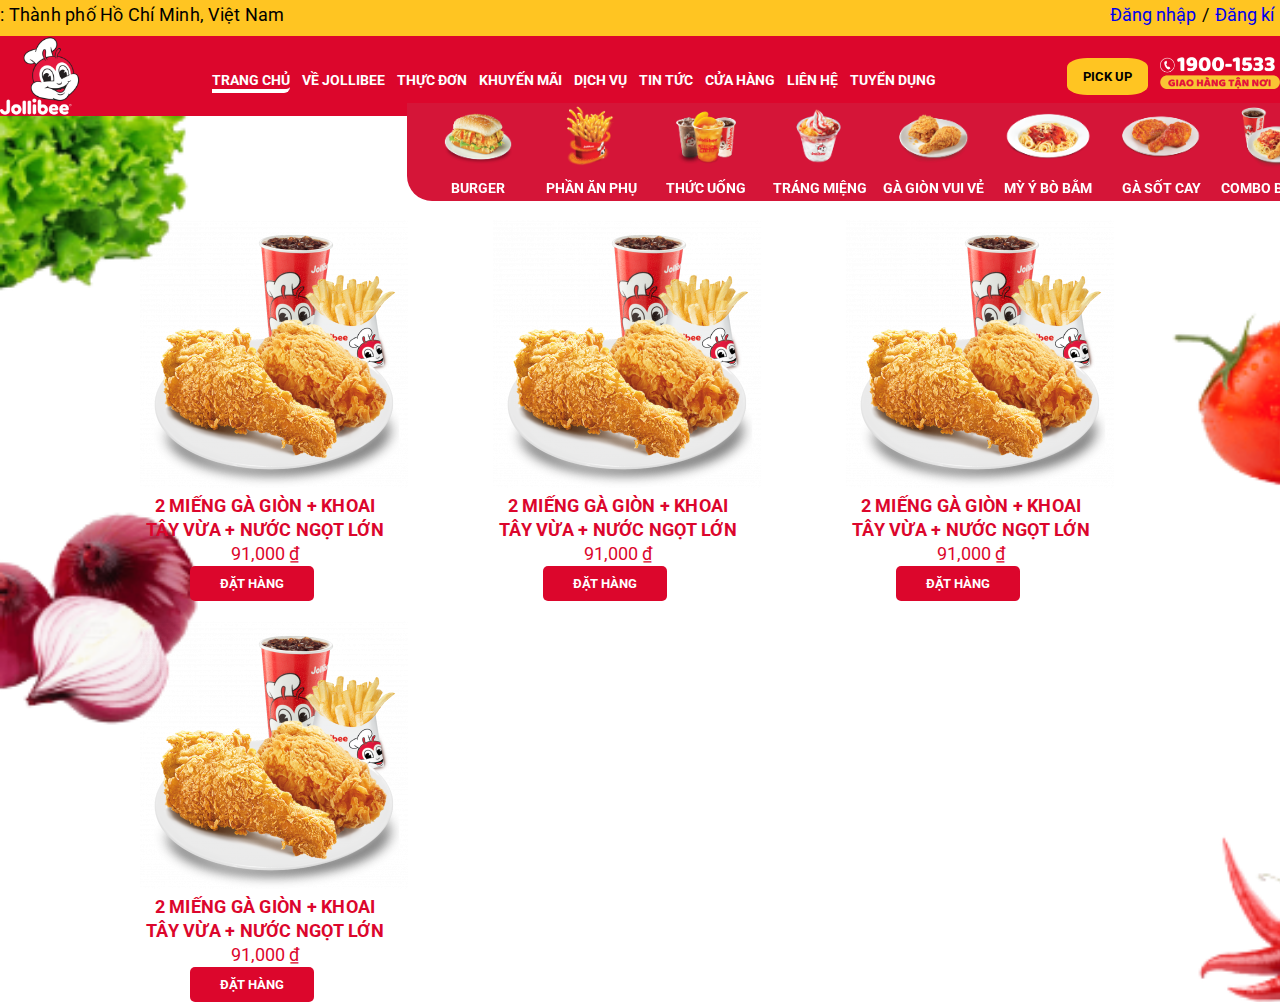
<file: view/product.html>
<!DOCTYPE html>
<html lang="en">
<head>
    <meta charset="UTF-8">
    <meta name="viewport" content="width=device-width, initial-scale=1.0">
    <title>JOLLIBEE</title>
   <link rel="stylesheet" href="css/trangchu.css">
   <link rel="stylesheet" href="css/default.css">
   <link rel="stylesheet" href="css/color.css">
   <link rel="stylesheet" href="css/sanpham.css">
   <link rel="website icon" type="png" href="img/logo/Jollibee-logo.png">
   <link href="https://cdn.jsdelivr.net/npm/bootstrap@5.3.2/dist/css/bootstrap.min.css" rel="stylesheet" integrity="sha384-T3c6CoIi6uLrA9TneNEoa7RxnatzjcDSCmG1MXxSR1GAsXEV/Dwwykc2MPK8M2HN" crossorigin="anonymous">
   <link rel="stylesheet" href="https://cdnjs.cloudflare.com/ajax/libs/font-awesome/6.4.2/css/all.min.css" integrity="sha512-z3gLpd7yknf1YoNbCzqRKc4qyor8gaKU1qmn+CShxbuBusANI9QpRohGBreCFkKxLhei6S9CQXFEbbKuqLg0DA==" crossorigin="anonymous" referrerpolicy="no-referrer" />
</head>
<body>
    <div class="app">
        <header id="header">
            <header id="header-top">
                <div class="grid">
                    <!-- header-top -->
                    <nav class="nav-header-top">
                        <ul class="header-top-list">
                            <li class="header-top-item">
                                <i class="fa-solid fa-location-dot header-top-item-icon"></i>
                                <a href="https://maps.app.goo.gl/Gq9mQnvHkL4jTiNk7" class="header-top-link" target="_blank">
                                    : Thành phố Hồ Chí Minh, Việt Nam
                                </a>
                            </li>
                            <li class="header-top-item">
                                <div class="funtion">
    
                                    <div class="log-in">
                                        <a href="#" class="btn-log-in" target="_blank">
                                            Đăng nhập
                                        </a>
                                    </div>
                                    /
                                    <div class="register">
                                        <a href="#" class="register-link" target="_blank">
                                            Đăng kí
                                        </a>
                                    </div>
                                </div>
                            </li>
                        </ul>
                    </nav>
                </div>
            </header>
            <header id="header-bottom">
                <div class="grid">
                    <nav class="nav-header-bottom">
                        <div class="header-bottom-item-img">
                            <h1 class="header-bottom-img">
                                <a href="index.html">
                                <img src="img/logo/logo.png" alt="jollibee" class="logo">
                                </a>
                            </h1>
                        </div>
                        <ul class="header-bottom-list">
                            <li class="header-bottom-item">
                                <h3 class="header-bottom-h3">
                                    <a href="#" class="header-bottom-link boder-link" target="_blank">
                                        trang chủ
                                    </a>
                                </h3>
                            </li>
                            <li class="header-bottom-item">
                                <h3 class="header-bottom-h3">
                                    <a href="#" class="header-bottom-link" target="_blank">
                                        về jollibee
                                    </a>
                                </h3>
                            </li>
                            <li class="header-bottom-item">
                                <h3 class="header-bottom-h3">
                                    <a href="#" class="header-bottom-link" target="_blank">
                                        thực đơn
                                        <div class="level_1">
                                            <div class="level_1_list">
                                                <div class="lever_1_item">
                                                    <img src="img/menu/cat_burger.png" alt="burger" class="lever_1_item_img">
                                                    <div class="lever_1_item-name">
                                                        <p class="lever_1_item_text"> burger</p>
                                                    </div>
                                                </div>
                                                <div class="lever_1_item">
                                                    <img src="img/menu/phananphu.png" alt="burger" class="lever_1_item_img">
                                                    <div class="lever_1_item-name">
                                                        <p class="lever_1_item_text"> phần ăn phụ</p>
                                                    </div>
                                                </div>
                                                <div class="lever_1_item">
                                                    <img src="img/menu/thucuong.png" alt="burger" class="lever_1_item_img">
                                                    <div class="lever_1_item-name">
                                                        <p class="lever_1_item_text"> thức uống</p>
                                                    </div>
                                                </div>
                                                <div class="lever_1_item">
                                                    <img src="img/menu/trangmieng.png" alt="burger" class="lever_1_item_img">
                                                    <div class="lever_1_item-name">
                                                        <p class="lever_1_item_text"> tráng miệng</p>
                                                    </div>
                                                </div>
                                                <div class="lever_1_item">
                                                    <img src="img/menu/web-05_1.png" alt="burger" class="lever_1_item_img">
                                                    <div class="lever_1_item-name">
                                                        <p class="lever_1_item_text"> gà giòn vui vẻ</p>
                                                    </div>
                                                </div>
                                                <div class="lever_1_item">
                                                    <img src="img/menu/web-06.png" alt="burger" class="lever_1_item_img">
                                                    <div class="lever_1_item-name">
                                                        <p class="lever_1_item_text"> mỳ ý bò bằm</p>
                                                    </div>
                                                </div>
                                                <div class="lever_1_item">
                                                    <img src="img/menu/web-07.png" alt="burger" class="lever_1_item_img">
                                                    <div class="lever_1_item-name">
                                                        <p class="lever_1_item_text"> gà sốt cay</p>
                                                    </div>
                                                </div>
                                                <div class="lever_1_item">
                                                    <img src="img/menu/web-12.png" alt="burger" class="lever_1_item_img">
                                                    <div class="lever_1_item-name">
                                                        <p class="lever_1_item_text"> combo bán chạy</p>
                                                    </div>
                                                </div>
                                            </div>
                                        </div>
                                    </a>
                                </h3>
                            </li>
                            <li class="header-bottom-item">
                                <h3 class="header-bottom-h3">
                                    <a href="encouragement.html" class="header-bottom-link" target="_blank">
                                        khuyến mãi
                                    </a>
                                </h3>
                            </li>
                            <li class="header-bottom-item">
                                <h3 class="header-bottom-h3">
                                    <a href="#" class="header-bottom-link" target="_blank">
                                        dịch vụ
                                    </a>
                                </h3>
                            </li>
                            <li class="header-bottom-item">
                                <h3 class="header-bottom-h3">
                                    <a href="#" class="header-bottom-link" target="_blank">
                                        tin tức
                                    </a>
                                </h3>
                            </li>
                            <li class="header-bottom-item">
                                <h3 class="header-bottom-h3">
                                    <a href="#" class="header-bottom-link" target="_blank">
                                       cửa hàng
                                    </a>
                                </h3>
                            </li>
                            <li class="header-bottom-item">
                                <h3 class="header-bottom-h3">
                                    <a href="contact.html" class="header-bottom-link" target="_blank">
                                        liên hệ
                                    </a>
                                </h3>
                            </li>
                            <li class="header-bottom-item">
                                <h3 class="header-bottom-h3">
                                    <a href="#" class="header-bottom-link" target="_blank">
                                        tuyển dụng
                                    </a>
                                </h3>
                            </li>
                        </ul>
                        <ul class="order-list">
                            <div class="btn-order-item">
                                <a href="#" class="btn-order-link" target="_blank">
                                    <button class="btn-order">
                                        pick up
                                    </button>
                                </a>
                            </div>
                            <div class="link-tel">
                                <a href="tel:19001533" class="link-tel-link" target="_blank">
                                    <img src="img/tel/delivery-lg-rs.png" alt="tel" class="img-tel">
                                </a>
                            </div>
                        </ul>
                    </nav>
                </div>
            </header>
        </header>
        <div class="app">
            <section id ="product">
                <div class="product">
                    <div class="grid-pr">
                        <div class="pr">
                            <div class="product_img">
                                <img src="img/ff/2_ga_gion_khoai_nc.png" alt="ga" class="product_img_img">
                                <div class="product_name">
                                    <p class="product_name_text">2 MIẾNG GÀ GIÒN + KHOAI TÂY VỪA + NƯỚC NGỌT LỚN</p>
                                </div>
                                <div class="money">
                                    <p class="money_text">91,000 ₫</p>
                                </div>
                                <div class="btn_product">
                                    <input type="button" name="btn" class="btn_product_btn" value="đặt hàng">
                                </div>
                            </div>
                            <div class="product_img">
                                <img src="img/ff/2_ga_gion_khoai_nc.png" alt="ga" class="product_img_img">
                                <div class="product_name">
                                    <p class="product_name_text">2 MIẾNG GÀ GIÒN + KHOAI TÂY VỪA + NƯỚC NGỌT LỚN</p>
                                </div>
                                <div class="money">
                                    <p class="money_text">91,000 ₫</p>
                                </div>
                                <div class="btn_product">
                                    <input type="button" name="btn" class="btn_product_btn" value="đặt hàng">
                                </div>
                            </div>
                            <div class="product_img">
                                <img src="img/ff/2_ga_gion_khoai_nc.png" alt="ga" class="product_img_img">
                                <div class="product_name">
                                    <p class="product_name_text">2 MIẾNG GÀ GIÒN + KHOAI TÂY VỪA + NƯỚC NGỌT LỚN</p>
                                </div>
                                <div class="money">
                                    <p class="money_text">91,000 ₫</p>
                                </div>
                                <div class="btn_product">
                                    <input type="button" name="btn" class="btn_product_btn" value="đặt hàng">
                                </div>
                            </div>
                            <div class="product_img">
                                <img src="img/ff/2_ga_gion_khoai_nc.png" alt="ga" class="product_img_img">
                                <div class="product_name">
                                    <p class="product_name_text">2 MIẾNG GÀ GIÒN + KHOAI TÂY VỪA + NƯỚC NGỌT LỚN</p>
                                </div>
                                <div class="money">
                                    <p class="money_text">91,000 ₫</p>
                                </div>
                                <div class="btn_product">
                                    <input type="button" name="btn" class="btn_product_btn" value="đặt hàng">
                                </div>
                            </div>
                        </div>
                    </div>
                </div>
            </section>
        </div>
    </div>
</body>
<script src="https://cdn.jsdelivr.net/npm/@popperjs/core@2.11.8/dist/umd/popper.min.js" integrity="sha384-I7E8VVD/ismYTF4hNIPjVp/Zjvgyol6VFvRkX/vR+Vc4jQkC+hVqc2pM8ODewa9r" crossorigin="anonymous"></script>
<script src="https://cdn.jsdelivr.net/npm/bootstrap@5.3.2/dist/js/bootstrap.min.js" integrity="sha384-BBtl+eGJRgqQAUMxJ7pMwbEyER4l1g+O15P+16Ep7Q9Q+zqX6gSbd85u4mG4QzX+" crossorigin="anonymous"></script>
</html>
</file>
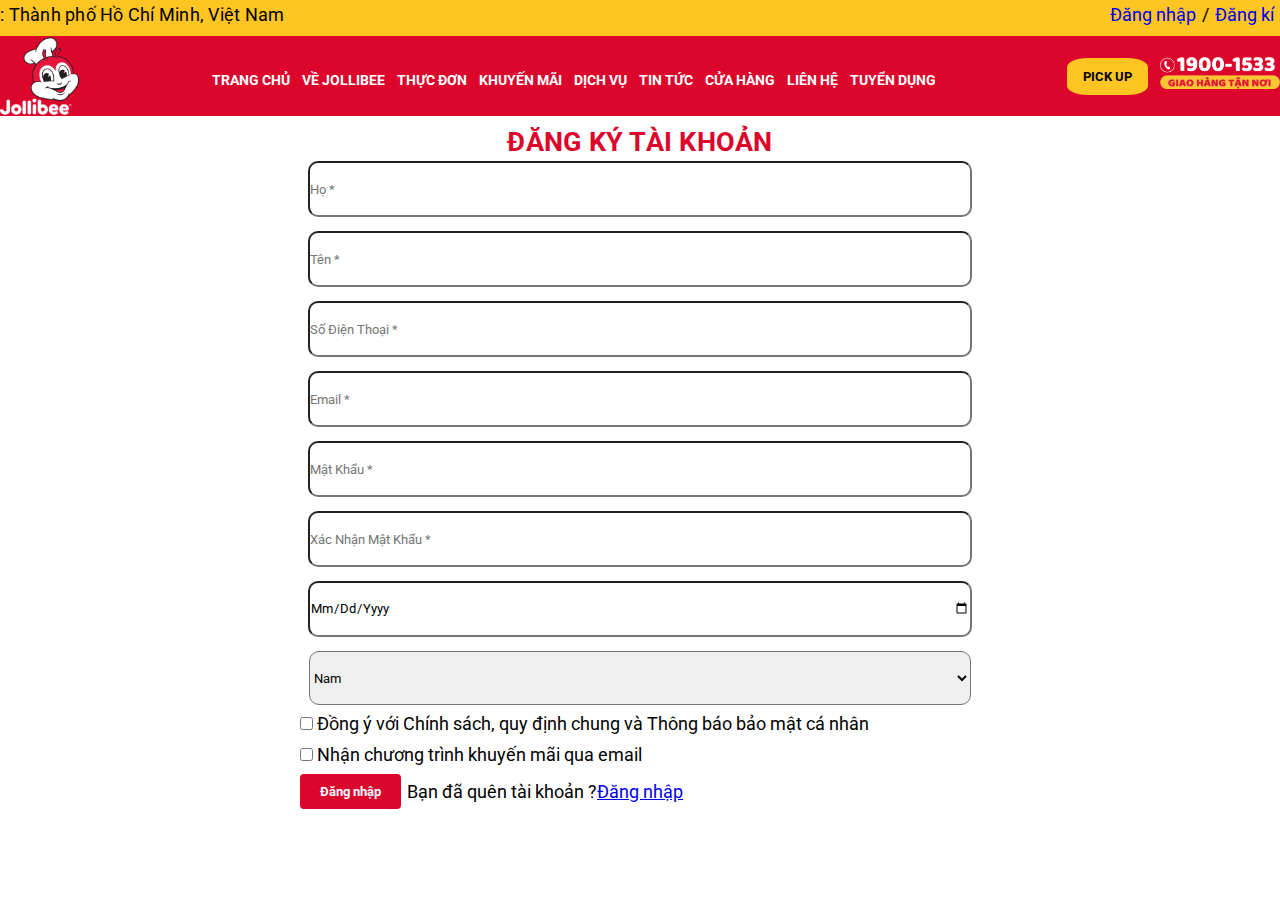
<file: view/register.html>
<!DOCTYPE html>
<html lang="en">
<head>
    <meta charset="UTF-8">
    <meta name="viewport" content="width=device-width, initial-scale=1.0">
    <title>Đăng kí</title>
    <link rel="stylesheet" href="css/trangchu.css">
    <link rel="stylesheet" href="css/default.css">
    <link rel="stylesheet" href="css/color.css">
    <link rel="stylesheet" href="css/dangki.css">
    <link rel="website icon" type="png" href="img/logo/Jollibee-logo.png">
    <link href="https://cdn.jsdelivr.net/npm/bootstrap@5.3.2/dist/css/bootstrap.min.css" rel="stylesheet" integrity="sha384-T3c6CoIi6uLrA9TneNEoa7RxnatzjcDSCmG1MXxSR1GAsXEV/Dwwykc2MPK8M2HN" crossorigin="anonymous">
    <link rel="stylesheet" href="https://cdnjs.cloudflare.com/ajax/libs/font-awesome/6.4.2/css/all.min.css" integrity="sha512-z3gLpd7yknf1YoNbCzqRKc4qyor8gaKU1qmn+CShxbuBusANI9QpRohGBreCFkKxLhei6S9CQXFEbbKuqLg0DA==" crossorigin="anonymous" referrerpolicy="no-referrer" />
</head>
<body>
    <div class="app">
        <header id="header">
            <header id="header-top">
                <div class="grid">
                    <!-- header-top -->
                    <nav class="nav-header-top">
                        <ul class="header-top-list">
                            <li class="header-top-item">
                                <i class="fa-solid fa-location-dot header-top-item-icon"></i>
                                <a href="https://maps.app.goo.gl/Gq9mQnvHkL4jTiNk7" class="header-top-link" target="_blank">
                                    : Thành phố Hồ Chí Minh, Việt Nam
                                </a>
                            </li>
                            <li class="header-top-item">
                                <div class="funtion">
    
                                    <div class="log-in">
                                        <a href="login.html" class="btn-log-in" target="_blank">
                                            Đăng nhập
                                        </a>
                                    </div>
                                    /
                                    <div class="register">
                                        <a href="#" class="register-link" target="_blank">
                                            Đăng kí
                                        </a>
                                    </div>
                                </div>
                            </li>
                        </ul>
                    </nav>
                </div>
            </header>
            <header id="header-bottom">
                <div class="grid">
                    <nav class="nav-header-bottom">
                        <div class="header-bottom-item-img">
                            <h1 class="header-bottom-img">
                                <a href="index.html">
                                <img src="img/logo/logo.png" alt="jollibee" class="logo">
                                </a>
                            </h1>
                        </div>
                        <ul class="header-bottom-list">
                            <li class="header-bottom-item">
                                <h3 class="header-bottom-h3">
                                    <a href="index.html" class="header-bottom-link" target="_blank">
                                        trang chủ
                                    </a>
                                </h3>
                            </li>
                            <li class="header-bottom-item">
                                <h3 class="header-bottom-h3">
                                    <a href="#" class="header-bottom-link" target="_blank">
                                        về jollibee
                                    </a>
                                </h3>
                            </li>
                            <li class="header-bottom-item">
                                <h3 class="header-bottom-h3">
                                    <a href="product.html" class="header-bottom-link" target="_blank">
                                        thực đơn
                                        <div class="level_1">
                                            <div class="level_1_list">
                                                <div class="lever_1_item">
                                                    <img src="img/menu/cat_burger.png" alt="burger" class="lever_1_item_img">
                                                    <div class="lever_1_item-name">
                                                        <p class="lever_1_item_text"> burger</p>
                                                    </div>
                                                </div>
                                                <div class="lever_1_item">
                                                    <img src="img/menu/phananphu.png" alt="burger" class="lever_1_item_img">
                                                    <div class="lever_1_item-name">
                                                        <p class="lever_1_item_text"> phần ăn phụ</p>
                                                    </div>
                                                </div>
                                                <div class="lever_1_item">
                                                    <img src="img/menu/thucuong.png" alt="burger" class="lever_1_item_img">
                                                    <div class="lever_1_item-name">
                                                        <p class="lever_1_item_text"> thức uống</p>
                                                    </div>
                                                </div>
                                                <div class="lever_1_item">
                                                    <img src="img/menu/trangmieng.png" alt="burger" class="lever_1_item_img">
                                                    <div class="lever_1_item-name">
                                                        <p class="lever_1_item_text"> tráng miệng</p>
                                                    </div>
                                                </div>
                                                <div class="lever_1_item">
                                                    <img src="img/menu/web-05_1.png" alt="burger" class="lever_1_item_img">
                                                    <div class="lever_1_item-name">
                                                        <p class="lever_1_item_text"> gà giòn vui vẻ</p>
                                                    </div>
                                                </div>
                                                <div class="lever_1_item">
                                                    <img src="img/menu/web-06.png" alt="burger" class="lever_1_item_img">
                                                    <div class="lever_1_item-name">
                                                        <p class="lever_1_item_text"> mỳ ý bò bằm</p>
                                                    </div>
                                                </div>
                                                <div class="lever_1_item">
                                                    <img src="img/menu/web-07.png" alt="burger" class="lever_1_item_img">
                                                    <div class="lever_1_item-name">
                                                        <p class="lever_1_item_text"> gà sốt cay</p>
                                                    </div>
                                                </div>
                                                <div class="lever_1_item">
                                                    <img src="img/menu/web-12.png" alt="burger" class="lever_1_item_img">
                                                    <div class="lever_1_item-name">
                                                        <p class="lever_1_item_text"> combo bán chạy</p>
                                                    </div>
                                                </div>
                                            </div>
                                        </div>
                                    </a>
                                </h3>
                            </li>
                            <li class="header-bottom-item">
                                <h3 class="header-bottom-h3">
                                    <a href="encouragement.html" class="header-bottom-link" target="_blank">
                                        khuyến mãi
                                    </a>
                                </h3>
                            </li>
                            <li class="header-bottom-item">
                                <h3 class="header-bottom-h3">
                                    <a href="#" class="header-bottom-link" target="_blank">
                                        dịch vụ
                                    </a>
                                </h3>
                            </li>
                            <li class="header-bottom-item">
                                <h3 class="header-bottom-h3">
                                    <a href="news.html" class="header-bottom-link" target="_blank">
                                        tin tức
                                    </a>
                                </h3>
                            </li>
                            <li class="header-bottom-item">
                                <h3 class="header-bottom-h3">
                                    <a href="#" class="header-bottom-link" target="_blank">
                                       cửa hàng
                                    </a>
                                </h3>
                            </li>
                            <li class="header-bottom-item">
                                <h3 class="header-bottom-h3">
                                    <a href="contact.html" class="header-bottom-link" target="_blank">
                                        liên hệ
                                    </a>
                                </h3>
                            </li>
                            <li class="header-bottom-item">
                                <h3 class="header-bottom-h3">
                                    <a href="#" class="header-bottom-link" target="_blank">
                                        tuyển dụng
                                    </a>
                                </h3>
                            </li>
                        </ul>
                        <ul class="order-list">
                            <div class="btn-order-item">
                                <a href="#" class="btn-order-link" target="_blank">
                                    <button class="btn-order">
                                        pick up
                                    </button>
                                </a>
                            </div>
                            <div class="link-tel">
                                <a href="tel:19001533" class="link-tel-link" target="_blank">
                                    <img src="img/tel/delivery-lg-rs.png" alt="tel" class="img-tel">
                                </a>
                            </div>
                        </ul>
                    </nav>
                </div>
            </header>
         </header>
         <div class="wapper">
            <section id="login">
                <div class="grid_login">
                    <form action="" method="post">
                        <h2 class="login_text">đăng ký tài khoản</h2>
                        <div class="tab">

                            <div class="frame">
                                <input type="text" class="txt-they" name="txtthey" placeholder="Họ *" required id="they">
                            </div>
                            <div class="frame">
                                <input type="text" class="txt-they" name="txtthey" placeholder="tên *" required id="name">
                            </div>
                            <div class="frame">
                                <input type="number" class="txt-they" name="txtthey" placeholder="số điện thoại *" required id="number">
                            </div>
                            <div class="frame">
                                <input type="email" class="txt-they" name ="txtthey" placeholder="email *" required id="email">
                            </div>
                            <div class="frame btn_icon_pass hidden">
                                <input type="password" class="txt-they inputhiden" name="txtthey" placeholder="mật khẩu *" required id="password inputhiden">
                                <!-- <i class="fa-regular fa-eye eyeopen hidden"></i>
                                <i class="fa-regular fa-eye-slash eyeclose hidden"></i> -->
                            </div>
                            <div class="frame btn_icon_pass hidden">
                                <input type="password" class="txt-they inputhiden" name="txtthey" placeholder="Xác nhận mật khẩu *" required id="respassword inputhiden">
                                <!-- <i class="fa-regular fa-eye eyeopen hidden"></i>
                                <i class="fa-regular fa-eye-slash eyeclose hidden"></i> -->
                            </div>
                            <div class="frame">
                                <input type="date" class="txt-they" name="txtthey" placeholder="Ngày sinh *" required id="date">
                            </div>
                            <div class="frame" >
                               <select id="gt" class="txt-they" required  value="Chọn giới tính" id="sex ">
                                    <option selected>Nam</option>
                                    <option >Nữ</option>
                                    <option>Khác</option>
                               </select>
                            </div>
                        </div>
                        <div class=" left">
                            <input type="checkbox" class="txtchechk" name="txtthey"  required id="check">
                            <a href="" class="checkbox-link">Đồng ý với Chính sách, quy định chung và Thông báo bảo mật cá nhân</a>
                        </div>
                        <div class="frame  left">
                            <input type="checkbox" class="txtchechk" name="txtthey"  required id="check">
                            <a href="" class="checkbox-link">Nhận chương trình khuyến mãi qua email</a>
                        </div>
                        <div class="btn-login">
                            <input type="submit" class="btn_submit" name="sbt" value="Đăng nhập" onclick="return stblogin()">
                            <div class="forget">
                                <label class="forget_text">Bạn đã quên tài khoản ?<a href="login.html">Đăng nhập</a></label>
                            </div>
                        </div>
                    </form>
                </div>                
            </section>
         </div>
    </div>
</body>
<script src="js/hidden.js"></script>
<script src="js/note.js"></script>
<script src="https://cdn.jsdelivr.net/npm/@popperjs/core@2.11.8/dist/umd/popper.min.js" integrity="sha384-I7E8VVD/ismYTF4hNIPjVp/Zjvgyol6VFvRkX/vR+Vc4jQkC+hVqc2pM8ODewa9r" crossorigin="anonymous"></script>
<script src="https://cdn.jsdelivr.net/npm/bootstrap@5.3.2/dist/js/bootstrap.min.js" integrity="sha384-BBtl+eGJRgqQAUMxJ7pMwbEyER4l1g+O15P+16Ep7Q9Q+zqX6gSbd85u4mG4QzX+" crossorigin="anonymous"></script>
</html>
</file>
<file: AdminLTE-3.2.0/plugins/daterangepicker/daterangepicker.css>
.daterangepicker {
  position: absolute;
  color: inherit;
  background-color: #fff;
  border-radius: 4px;
  border: 1px solid #ddd;
  width: 278px;
  max-width: none;
  padding: 0;
  margin-top: 7px;
  top: 100px;
  left: 20px;
  z-index: 3001;
  display: none;
  font-family: arial;
  font-size: 15px;
  line-height: 1em;
}

.daterangepicker:before, .daterangepicker:after {
  position: absolute;
  display: inline-block;
  border-bottom-color: rgba(0, 0, 0, 0.2);
  content: '';
}

.daterangepicker:before {
  top: -7px;
  border-right: 7px solid transparent;
  border-left: 7px solid transparent;
  border-bottom: 7px solid #ccc;
}

.daterangepicker:after {
  top: -6px;
  border-right: 6px solid transparent;
  border-bottom: 6px solid #fff;
  border-left: 6px solid transparent;
}

.daterangepicker.opensleft:before {
  right: 9px;
}

.daterangepicker.opensleft:after {
  right: 10px;
}

.daterangepicker.openscenter:before {
  left: 0;
  right: 0;
  width: 0;
  margin-left: auto;
  margin-right: auto;
}

.daterangepicker.openscenter:after {
  left: 0;
  right: 0;
  width: 0;
  margin-left: auto;
  margin-right: auto;
}

.daterangepicker.opensright:before {
  left: 9px;
}

.daterangepicker.opensright:after {
  left: 10px;
}

.daterangepicker.drop-up {
  margin-top: -7px;
}

.daterangepicker.drop-up:before {
  top: initial;
  bottom: -7px;
  border-bottom: initial;
  border-top: 7px solid #ccc;
}

.daterangepicker.drop-up:after {
  top: initial;
  bottom: -6px;
  border-bottom: initial;
  border-top: 6px solid #fff;
}

.daterangepicker.single .daterangepicker .ranges, .daterangepicker.single .drp-calendar {
  float: none;
}

.daterangepicker.single .drp-selected {
  display: none;
}

.daterangepicker.show-calendar .drp-calendar {
  display: block;
}

.daterangepicker.show-calendar .drp-buttons {
  display: block;
}

.daterangepicker.auto-apply .drp-buttons {
  display: none;
}

.daterangepicker .drp-calendar {
  display: none;
  max-width: 270px;
}

.daterangepicker .drp-calendar.left {
  padding: 8px 0 8px 8px;
}

.daterangepicker .drp-calendar.right {
  padding: 8px;
}

.daterangepicker .drp-calendar.single .calendar-table {
  border: none;
}

.daterangepicker .calendar-table .next span, .daterangepicker .calendar-table .prev span {
  color: #fff;
  border: solid black;
  border-width: 0 2px 2px 0;
  border-radius: 0;
  display: inline-block;
  padding: 3px;
}

.daterangepicker .calendar-table .next span {
  transform: rotate(-45deg);
  -webkit-transform: rotate(-45deg);
}

.daterangepicker .calendar-table .prev span {
  transform: rotate(135deg);
  -webkit-transform: rotate(135deg);
}

.daterangepicker .calendar-table th, .daterangepicker .calendar-table td {
  white-space: nowrap;
  text-align: center;
  vertical-align: middle;
  min-width: 32px;
  width: 32px;
  height: 24px;
  line-height: 24px;
  font-size: 12px;
  border-radius: 4px;
  border: 1px solid transparent;
  white-space: nowrap;
  cursor: pointer;
}

.daterangepicker .calendar-table {
  border: 1px solid #fff;
  border-radius: 4px;
  background-color: #fff;
}

.daterangepicker .calendar-table table {
  width: 100%;
  margin: 0;
  border-spacing: 0;
  border-collapse: collapse;
}

.daterangepicker td.available:hover, .daterangepicker th.available:hover {
  background-color: #eee;
  border-color: transparent;
  color: inherit;
}

.daterangepicker td.week, .daterangepicker th.week {
  font-size: 80%;
  color: #ccc;
}

.daterangepicker td.off, .daterangepicker td.off.in-range, .daterangepicker td.off.start-date, .daterangepicker td.off.end-date {
  background-color: #fff;
  border-color: transparent;
  color: #999;
}

.daterangepicker td.in-range {
  background-color: #ebf4f8;
  border-color: transparent;
  color: #000;
  border-radius: 0;
}

.daterangepicker td.start-date {
  border-radius: 4px 0 0 4px;
}

.daterangepicker td.end-date {
  border-radius: 0 4px 4px 0;
}

.daterangepicker td.start-date.end-date {
  border-radius: 4px;
}

.daterangepicker td.active, .daterangepicker td.active:hover {
  background-color: #357ebd;
  border-color: transparent;
  color: #fff;
}

.daterangepicker th.month {
  width: auto;
}

.daterangepicker td.disabled, .daterangepicker option.disabled {
  color: #999;
  cursor: not-allowed;
  text-decoration: line-through;
}

.daterangepicker select.monthselect, .daterangepicker select.yearselect {
  font-size: 12px;
  padding: 1px;
  height: auto;
  margin: 0;
  cursor: default;
}

.daterangepicker select.monthselect {
  margin-right: 2%;
  width: 56%;
}

.daterangepicker select.yearselect {
  width: 40%;
}

.daterangepicker select.hourselect, .daterangepicker select.minuteselect, .daterangepicker select.secondselect, .daterangepicker select.ampmselect {
  width: 50px;
  margin: 0 auto;
  background: #eee;
  border: 1px solid #eee;
  padding: 2px;
  outline: 0;
  font-size: 12px;
}

.daterangepicker .calendar-time {
  text-align: center;
  margin: 4px auto 0 auto;
  line-height: 30px;
  position: relative;
}

.daterangepicker .calendar-time select.disabled {
  color: #ccc;
  cursor: not-allowed;
}

.daterangepicker .drp-buttons {
  clear: both;
  text-align: right;
  padding: 8px;
  border-top: 1px solid #ddd;
  display: none;
  line-height: 12px;
  vertical-align: middle;
}

.daterangepicker .drp-selected {
  display: inline-block;
  font-size: 12px;
  padding-right: 8px;
}

.daterangepicker .drp-buttons .btn {
  margin-left: 8px;
  font-size: 12px;
  font-weight: bold;
  padding: 4px 8px;
}

.daterangepicker.show-ranges.single.rtl .drp-calendar.left {
  border-right: 1px solid #ddd;
}

.daterangepicker.show-ranges.single.ltr .drp-calendar.left {
  border-left: 1px solid #ddd;
}

.daterangepicker.show-ranges.rtl .drp-calendar.right {
  border-right: 1px solid #ddd;
}

.daterangepicker.show-ranges.ltr .drp-calendar.left {
  border-left: 1px solid #ddd;
}

.daterangepicker .ranges {
  float: none;
  text-align: left;
  margin: 0;
}

.daterangepicker.show-calendar .ranges {
  margin-top: 8px;
}

.daterangepicker .ranges ul {
  list-style: none;
  margin: 0 auto;
  padding: 0;
  width: 100%;
}

.daterangepicker .ranges li {
  font-size: 12px;
  padding: 8px 12px;
  cursor: pointer;
}

.daterangepicker .ranges li:hover {
  background-color: #eee;
}

.daterangepicker .ranges li.active {
  background-color: #08c;
  color: #fff;
}

/*  Larger Screen Styling */
@media (min-width: 564px) {
  .daterangepicker {
    width: auto;
  }

  .daterangepicker .ranges ul {
    width: 140px;
  }

  .daterangepicker.single .ranges ul {
    width: 100%;
  }

  .daterangepicker.single .drp-calendar.left {
    clear: none;
  }

  .daterangepicker.single .ranges, .daterangepicker.single .drp-calendar {
    float: left;
  }

  .daterangepicker {
    direction: ltr;
    text-align: left;
  }

  .daterangepicker .drp-calendar.left {
    clear: left;
    margin-right: 0;
  }

  .daterangepicker .drp-calendar.left .calendar-table {
    border-right: none;
    border-top-right-radius: 0;
    border-bottom-right-radius: 0;
  }

  .daterangepicker .drp-calendar.right {
    margin-left: 0;
  }

  .daterangepicker .drp-calendar.right .calendar-table {
    border-left: none;
    border-top-left-radius: 0;
    border-bottom-left-radius: 0;
  }

  .daterangepicker .drp-calendar.left .calendar-table {
    padding-right: 8px;
  }

  .daterangepicker .ranges, .daterangepicker .drp-calendar {
    float: left;
  }
}

@media (min-width: 730px) {
  .daterangepicker .ranges {
    width: auto;
  }

  .daterangepicker .ranges {
    float: left;
  }

  .daterangepicker.rtl .ranges {
    float: right;
  }

  .daterangepicker .drp-calendar.left {
    clear: none !important;
  }
}
</file>
<file: view/css/trangchu.css>
#header
{
    position: fixed;
     z-index: 2;
    width: 100%; 
}
#header-top
{
    background-color:var(--header-top);
    padding: 3px 0;
    height: 30px;
}
.header-top-list
{
    display: flex;
    justify-content: space-between;
    align-items: center;
}
.funtion
{
    display: flex;
}
.btn-log-in,
.register-link
{
    text-decoration: none;
    margin: 0 6px;
}
.header-top-item
{
    list-style: none;
}
.header-top-item-icon
{
    color: #000;
}
.header-top-link
{
    text-decoration: none;
    font-size: 1rem;
    color: black;
    letter-spacing: 0.25px;
    transition: all 0.3s ease-out;
}
.header-top-link:hover
{
    font-weight: 400;
    text-decoration: underline;
}
#header-bottom
{
    background-color: var(--background);
}
.nav-header-bottom
{
    display: flex;
    justify-content: space-between;
    align-items: center;
}
/* cấp 1 */
.level_1
{
    position: absolute;
    width: 950px;
    height: 100px;
    padding: 0 10px;
    display: none;
    margin-top: 10px;
    transition: all 0.3s ease;
}
.lever_1_item_img
{
    width: 110px;
}
.level_1_list
{
    /* position: absolute; */
    display: flex;
    justify-content: center;
    align-items: center;
    background-color: #d51538;
    border-bottom-left-radius:25px ;
    border-bottom-right-radius:25px ;
}
.lever_1_item
{
    padding: 0 2px;
}
.lever_1_item_text
{
    text-align: center;
}
.header-bottom-item:hover .level_1
{
    display: block;
}
.logo
{
    width: 80px;
    object-fit: cover;
}
.header-bottom-list
{
    display: flex;
    justify-content: space-between;
    align-items: center;
    margin-top: 6px;
}
.header-bottom-item
{
    list-style: none;
    margin: 0 6px;
    position: relative;
}
.header-bottom-link
{
    text-decoration: none;
    text-transform: uppercase;
    font-size: 0.8rem;
    font-weight: 700;
    color: var(--text);
    transition: all 0.3s ease-in;
   
}
.header-bottom-link:hover
{
    border-bottom:4px solid #fff;
    border-bottom-right-radius:6px;
    
}
.boder-link
{
    border-bottom:4px solid #fff;
    border-bottom-right-radius:6px;
    width: 0;
}
.order-list
{
    display: flex;
    align-items: center;
}
.btn-order
{
    border: 1px solid transparent;
    padding: 10px 15px;
    text-transform: uppercase;
    font-weight: bold;
    border-radius: 25%;
    background-color:#ffc522 ;
    margin-right: 12px;
    transition: all 0.3s ease-in;
}
.btn-order:hover
{
    background-color: #ffd255;
    color: #3d3d3d;
    cursor: pointer;
    box-shadow: 2px 2px 8px 2px rgba(0, 0, 0 , 0.2);
}
.btn-order:active
{
    outline: #3d3d3d;
}
.img-tel
{
    width: 120px;
}
#carouselExampleSlidesOnly
{
    position: relative;
}
.btn_order
{
    position: absolute;
    top: 55%;
    left: 45%;
    display: block;
}
.btn_order_link
{
    text-decoration: none;
}
.btn_order_btn
{
    border: none;
    text-transform: uppercase;
    background-color: #ffc522;
    color: #fff;
    padding: 10px 30px;
    font-weight: 400;
    font-size: medium;
    box-shadow: 3px 3px 8px 3px rgba(0, 0, 0 , 0.2);
    transition: all 0.3s ease;
}
.btn_order_btn:hover
{
    color: #c7c5c5;
    transform: scale(1.1);
}
.menu_food_list
{
    display: flex;
    align-items: center;
}
.menu_food_item_food
{
    display: flex;
    align-items: center;
}
.menu_food_item_meta
{
    background-color: var(--background);
    width: 100%;
    padding: 10px 0;
}
.logO_food_img
{
    margin: 0 0 0 54px;
    object-fit: contain;
}
.wapper
{
    padding-top: 100px;
}
.border_menu_food_text
{
    text-transform: uppercase;
    color: #fff;
    text-align: center;
    padding: 14px 0 0 0 ;
}
.border_menu_food_meta_size
{
   width: 300px;
   margin-left: 24px;
}
.border_menu_food_meta
{
    text-wrap: wrap;
    text-align: center;
    color: #fff;
    font-size: 1rem;
    font-weight: 400;
    letter-spacing: 0.25px;
    white-space:unset;
}
.menu_food_item
{
    /* transition: all 0.3s ease-in; */
    background-image: url('../img/food/bcbf5e1d203870803b0b5bbf54739f37.jpg');
    object-fit: cover;
    padding: 32px 0;
    position: relative;
    overflow: hidden;
    transition: all 0.5s ease-in;
}
.menu_food_item:hover
{
 background-color: #ffcf4c;
}
.menu_food_background:hover
{
    background-color: #ffcf4c;
}
.food_img
{
    width: 260px;
    object-fit: cover;
}
.border_menu_food-item
{
    border: 1px solid transparent;
    padding: 4px 0 0 0 ;
    border-top-right-radius: 25px;
    border-top-left-radius: 25px;
    background-color: var(--background);
    opacity: 0.9;
    position: absolute;
    width: 265px;
    max-width: 100%; 
    bottom: -60px;
    /* bottom: 0;  */
}
.border_menu_food-item-img
{
    object-fit: cover;
    padding: 4px 0 6px 15%;
    background-size: cover;
    background-position: 12px;
}
.btn_border_menu_item
{
   margin-left: 20%;
   margin-top: 6px;
}
.btn_border_menu_item_link
{
    text-decoration: none;
}
.btn_border_menu_item_link_btn
{
    background-color: #ffc522;
    border: none;
    text-transform: capitalize;
    color: #fff;
    letter-spacing: 0.25px;
    font-size: 1rem;
    font-weight: 400;
    border-radius: 5px;
    width: 150px;
    height: 50px;
    transition: all 0.3s ease-in;
}
.btn_border_menu_item_link_btn:hover
{
    background-color: #ffd255;
    color: #c7c5c5;
    cursor: pointer;
    box-shadow:  2px 2px 6px 2px rgba(0, 0, 0 , 0.2);
}
.btn_border_menu_item_link_btn:active
{
    outline-color: #c7c5c5;
}
.menu_food_item:hover .border_menu_food-item
{
    bottom: 0;
}
/* dịch vụ */
.bachground_service
{
    background-image: url('../img/dichvu/jollibee-kid-party-bg.png');
    background-size: cover;
    background-clip: border-box;
}
.service_list
{
    display: flex;
    justify-content: center;
    align-items: center;
}
.service_padding
{
    padding-top: 32px;
    padding-bottom: 32px;
}
.service_text
{
    text-transform: uppercase;
    color: var(--background);
    font-weight: 600;
    letter-spacing: 0.25px;
    text-align: center;
}
.service_text_meta
{
    text-align: center;
    padding-top: 6px;
    font-weight: 600;
    letter-spacing: 0.25px;
}
.service_item
{
    width: 250px;
}
.service_img
{
    width: 250px;
}
.service_item_text
{
    text-align: center;
    font-weight: 600;
    letter-spacing: 0.25px;
    padding-top: 12px;
}
.service_btn
{
    border: none;
    background-color: var(--background);
    color: #fff;
    width: 150px;
    padding: 6px;
   margin-left: 52px;
   letter-spacing: 0.25px;
   text-transform: uppercase;
   border-radius: 6px;
   transition: all 0.3s ease-in;
}
.service_btn:hover
{
    background-color: #e73152;
    box-shadow: 2px 2px 6px 2px rgba(0, 0, 0 , 0.2);
}
.service_btn_1
{
    margin-top: 46px;
}
.service_btn_3
{
    margin-top: 46px;
}
/* xin chào */
.bachground_hello
{
    background-image: url('../img/hello/about_bg.jpeg');
    background-position: center;
    background-size: cover;
    background-repeat: repeat;
}
.hello_text
{
    padding: 32px 0;
}
.hello_text_hlable_size
{
    width: 550px;
    max-width: 100%;
    margin: 0 auto;
    margin-top: 45px;
}
.hello_text_h3
{
    letter-spacing: 0.25px;
    color: #e73152;
    font-weight: bold;
    text-align: center;

}
.hello_text_hlable
{
    font-weight: 400;
    white-space:initial;
}
.btn{

    width: 450px;
    max-width: 100%;
   margin-left: 200px;
   margin-top: 12px;
}
.hrlo_btn
{
    text-transform: uppercase;
    width: 300px;
    padding: 10px 0;
    margin: 0 auto;
    border: none;
    background-color: #e73152;
    color: #fff;
    font-weight:bolder ;
}
/* tin tức */
.news_list
{
    display: flex;
    justify-content: space-around;
}
.news_text
{
    text-transform: uppercase;
    color: #e73152;
    font-weight: bold;
    padding-top: 32px;
    text-align: center;
    text-shadow: #a16d6d;
    letter-spacing: 0.2px;
}
.news_item
{
    overflow: hidden;
    display: block;
    width: 280px;
}
.news-img
{
    width: 250px;
    max-width: 100%;
    object-fit: cover;
    transition: all 0.3s ease-in;
}
.news_item:hover .news-img
{
    transform: scale(1.1);
    opacity: 0.8;
}
.news_link_s
{
    color: #000;
    text-decoration: none;
    font-size: 0.8rem;
    font-weight: bold;
    line-height: 6px;
    letter-spacing: 0.25px;
    white-space: inherit;
    transition: all 0.3s ease-in;
}
.news_link_s:hover
{
    color: #e73152;
    text-decoration: underline;
}
.news-text
{
    color: #9d9c9c;
    line-height: 24px;
    font-size: 0.8rem;
}
/* video */
#video
{
    background-color: #e73152;
}
.video_list
{
    display: grid;
    grid-template-columns: 40% 60%;
    gap: 20px;
}
.video_text
{
    text-align: center;
    text-transform: uppercase;
    color: #fff;
    padding: 40px;
}
.video_menu_list
{
    display: flex;
   gap: 10px 10px;
   padding: 6px 0;
}
.vidoe_text
{
    font-size: 1rem;
    color: #fff;
    letter-spacing: 0.25px;
    font-weight: bold;
}
.vidoe-meta
{
    font-size: 0.7rem;
    color: #d4d2d2;
}
.btnvidoe
{
    border: none;
    background-color: #ffc522;
    color: #fff;
    text-transform: uppercase;
    padding: 10px;
    margin-left: 620px;
    border-radius: 6px;
    box-shadow: 2px 2px 6px 2px rgba(0, 0, 0 , 0.2);
    transition: all 0.3s ease-in;
}
.btnvidoe:hover
{
    background-color: #ffd255;
}
/* footer */
#footer
{
    /* max-width: 100%; */
    background-color:#d51538;
}
.footer_list
{
    display: grid;
    grid-template-columns: 10% 35% 25% 30%;
    padding: 40px 0 0 0;
}
.logo_footer
{
    object-fit: cover;
    filter: drop-shadow(2px 2px 8px 2px rgba(0 , 0 ,0 , 0.2));
}
.footer_item_lisst_item
{
    list-style: none;
    padding: 6px 0;
}
.footer_item_lisst_item_texxt
{
    color: #fff;
    font-size: 0.9rem;
    letter-spacing: 0.25px;
    font-weight: 400;
}
.footer_item_lisst_item_link
{
    text-decoration: none;
    color: #fff;
    letter-spacing: 0.25px;
    transition: all 0.3s ease;
}
.footer_item_lisst_item_link:hover
{
    color: #b8b1b1;
    text-decoration: underline;
}
.foter_img
{
    width: 250px;
}
.footer_item_lisst_texxxt
{
    font-weight: bold;
    color: #fff;
}
.footer_item_lisst_item_img_texxt
{
    color: #fff;
    text-transform: capitalize;
}
.footer_item_lisst_item_border
{
    border-bottom: 1px solid black;
}
.footer_texxt
{
    color: #fff;
    letter-spacing: 0.25px;
}
.media-appstore,
.media-playsoter
{
    width: 150px;
}
.footer_booder
{
    border-bottom: 1px solid rgb(133, 133, 133);
}
.texxtafads
{
    text-align: center;
    color: #fff;
    padding: 10px 0;
}
</file>
<file: view/css/default.css>
@import url('https://fonts.googleapis.com/css2?family=Roboto:ital,wght@0,400;0,500;1,300;1,400&display=swap');
*
{
    margin: 0;
    padding: 0;
    box-sizing: inherit;
    font-family: 'Roboto', sans-serif;
}
html
{
    font-size: 18px;
    line-height: 24px;
}
.grid
{
    width: 1300px;
    max-width: 100%;
    margin: 0 auto;
}
.grid_sever
{
    width: 900px;
    max-width: 100%;
    margin: 0 auto;
}
.grid-pr
{
    width: 1000px;
    max-width: 100%;
    margin: 0 auto;
}
.grid_login
{
    width: 680px;
    max-width: 100%;
    margin: 0 auto;
}
</file>
<file: view/css/color.css>
:root
{
 --background:#dc062c;
 --text:#fff;
 --header-top:#ffc522;
 --background-khuyemai:#ffde94;
}
</file>
<file: view/css/lienhe.css>
#contact
{
    padding-top: 40px;
}
.contact_text
{
    color: var(--background);
    font-weight: 700;
    text-align: center;
    text-shadow: 4px;
}
.information
{
    display: grid;
    grid-template-columns: 50% 50%;
    margin-top: 32px;
}
.header_information
{
    font-weight: bold;
    color: var(--background);
    text-transform: uppercase;
    letter-spacing: 0.25px;
}
.nav_information_list
{
    /* padding-right: 24px; */
    width: 630px;
}
.nav_information_item
{
    list-style: none;
    margin: 6px 0;
}
.nav_information_item_icon
{
    color: #fff;
    background-color: red;
    border-radius: 50%;
    padding: 7px;
}
.nav_information_item_link
{
    text-decoration: none;
    color: #000;
    letter-spacing: 0.25px;
    font-size: 1rem;
    font-weight: 400;
    transition: all 0.33s ease;
}
.nav_information_item_link:hover
{
    color: #aba5a5;
}
.information_box_text
{
    /* font-size: 1.4rem; */
    font-weight: bold;
    color: var(--background);
    text-transform: uppercase;
    letter-spacing: 0.25px;
}
.tr_information
{
    margin: 8px 0;
}
.txtname,
.txtnumber,
.txtemail,
.content_information
{
    border-radius: 3px;
    font-size: 1rem;
    color: #898787;
    /* text-transform: capitalize; */
}
.txtname,
.txtnumber
{
    width: 224px;
}
.txtemail
{
    width: 450px;
}
.sbtsent
{
    color: #fff;
    background-color: var(--background);
    border: none;
    padding: 6px 24px;
    border-radius: 25px;
    transition: all 0.5s ease-in-out;
}
.sbtsent:active
{
    transform: translateY(-3px);
}
.rstagain
{
    background-color: #edeaea;
    color: var(--background);
    border: none;
    padding: 6px 12px;
    border-radius: 25px;
    transition: all 0.5s ease-in-out;
}
.rstagain:active
{
    transform: translateY(-3px);
}
/* chức năng reponsive */
@media only screen and (max-width: 800px)
{
    .grid
    {
        width: 750px;
        max-width: 100%;
        margin: 0 auto;
    }
    .information
    {
        display: flex;
        align-items: center;
        flex-direction: column;
        justify-content: center;
    }
    .grid_information
    {
        display: flex;
        align-items: start;
        flex-direction: column;
        justify-content: start;
    }
    .nav_information_list
    {
        width: 500px;
    }
    .map
    {
        display: none;
    }

}
#footer
{
    margin-top: 12px;
}
@media  only screen and (max-width: 800px){
    .grid
    {
        width: 550px;
        max-width: 100%;
        margin: 0 auto;
    }
    .footer_list
    {
        display: flex;
        flex-direction: column;
        gap: 20px 0;
    }
    .logo_footer
    {
        max-width: 100%;
        margin: 0 auto;
    }
}
</file>
<file: view/css/khuyenmai.css>
.banner_encouragement_img
{
    position: relative;
}
.banner_encouragement_img_1
{
    width: 100%;
    background-size: cover;
}
.banner_text
{
    color: #fff;
    font-size: 1.4rem;
    font-weight: bold;
    text-overflow: ellipsis;
    position: absolute;
   text-transform: capitalize;
    top: 52%;
    left: 45%;
    display: block;
}
.background_encouragement
{
    background-color: #ffde94;
}
.news_encouragemen
{
    padding-top: 102px;
    /* display: flex;
    flex-wrap: wrap;
    gap: 20px 0;
    justify-content: space-between;
    align-items: center; */
    display: grid;
    grid-template-columns: 33.3%  33.3% 33.3%;
    gap: 20px;
}
.border_encouragemen
{
    width: 360px;
    background-color: #fff;
    border-radius: 8px;
    padding: 15px 20px;
    box-shadow: 2px 2px 8px 2px rgba(0, 0, 0, 0.2s);
}
.zoom
{
    overflow: hidden;
    max-width: 100%;
}
.border_encouragemen_img
{
    width: 320px;
    height: 250px;
    background-size: contain;
    border-radius: 4px;
    display: block;
    max-width: 100%;
    transition: all 0.3s ease-in;
}
.zoom:hover .border_encouragemen_img
{
    transform: scale(1.1);
    opacity: 0.8;
}
.border_encouragemen_txt
{
    text-transform: uppercase;
    word-wrap: break-word;
    font-weight: bold;
    color: var(--background);
    text-overflow: ellipsis;
    letter-spacing: 0.25px;
}
@media only screen and (max-width:1200px) {
    .banner_encouragement_img
    {
        width: 900px;
        max-width: 100%;
        margin: 0 auto;
    }
    .background_encouragement
    {
        max-width: 100%;
        margin: 0 auto;
        width: 900px;
        padding-left: 22px;
    }
    .grid
    {
        max-width: 100%;
        margin: 0 auto;
        width: 800px;
    }
    .banner_encouragement_img_1
    {
        max-width: 100%;
        background-size: cover;
    }
    .news_encouragemen
    {
        display: flex;
        flex-wrap: wrap;
        flex-direction: row;
        align-items: center;
    }
}
</file>
<file: view/css/dangki.css>
#login
{
    padding-top: 30px;
}
.login_text
{
    text-align: center;
    text-transform: uppercase;
    color: var(--background);
    font-weight: bold;
    letter-spacing: 0.25px;
    text-shadow: 12px;
}
.tab
{
    display: flex;
    align-items: center;
    flex-direction: column;
    justify-content: space-around;
    
}
.frame
{
    padding:  7px 0;
}
.txt-they
{
    width: 660px;
    height: 52px;
    border-radius: 10px;
    /* outline: 2px solid red; */
    box-shadow: 2px 2px 6px 2px rgba(0, 0 ,0, 0.2s);
    text-transform: capitalize;

}
.left
{
    /* padding-left: -112px; */
}
.checkbox-link
{
    text-decoration: none;
    color: #000;
}
.btn-login
{
    display: flex;
    align-items: center;
    gap: 0 6px;
}
.btn_submit
{
    padding: 10px 20px;
    border: none;
    background-color: var(--background);
    font-weight: bold;
    color: aliceblue;
    border-radius: 4px;
    transition: all 0.3s ease-in;
}
.btn_submit:hover
{
    cursor: pointer;
   background-color: aqua;
}
.hidden
{
    position: relative;
}
.eyeopen,
.eyeclose
{
    position: absolute;
    right: 1%;
    top: 37%;
    
}
</file>
<file: view/css/dangnhap.css>
.login_text
{
    text-align: center;
    margin-top: 32px;
    color: var(--background);
    text-transform: uppercase;
    font-weight: bold;
    letter-spacing: 0.25px;
}
</file>
<file: view/css/tintuc.css>
html
{
    scroll-padding-bottom: 1.25rem;
}
.border_banner_news-news
{
    background-image: url('../img/news/services.jpeg');
    background-size: cover;
    background-position: unset;

}
.v
{
    padding: 50px 0;
    padding-left: 33%;
}
.border
{
    border: 1px solid #15160d;
    width: 430px;
    border-radius: 50%;
    padding: 100px 0;
    background-color: #292a29;
    opacity: 0.8;

}
.border_banner_news-news-text-txt
{
    text-align: center;
    color: #fff;
    text-transform: uppercase;
    font-weight: bold;
    margin: 10px 0;
    white-space:inherit;
}
.border_banner_news-news_img_image
{
    margin-left: 25% !important;
}
.icon_new
{
    color: #fff;
    padding-left:48% ;
    margin-top: 12px;
    font-weight: bold;
    position: relative;
    animation-name:  nhap_nhay;
    animation-duration: 3s;
    animation-iteration-count: infinite;
    scroll-behavior: smooth;
}
    .icon_new_sroww:active
    {
        text-decoration: none;
        scroll-behavior: smooth;
        scroll-padding-top: 1.25rem;
    }

@keyframes nhap_nhay {
0%
{
    transform: translateY(-10px);
}
50%
{
    transform: translateY(20px);
    color: #292a29;
}
100%
{
    transform: translateY(-10px);
}   
}
</file>
<file: view/css/sanpham.css>
.level_1
{
    display: block;
}
#product
{
    padding-top: 220px;
    background-image: url('../img/ff/Untitled-1-removebg-preview.png');
    background-size: cover;
}
.pr
{
    
    display: grid;
    grid-template-columns: 33.3% 33.3% 33.3%;
    gap: 20px;
}
.product_img{
    width: 250px;

   
}
.product_img_img
{
    object-fit: cover;
    filter: drop-shadow( 2px 8px 16px 2px rgba(0,0,0,0.2s));
}
.product_name_text
{
    text-align: center;
    text-transform: uppercase;
    font-weight: bold;
    color: var(--background);
    letter-spacing: 0.25px;
}
.money_text
{
    color: var(--background);
    text-align: center;
}
.btn_product
{
    padding-left:20% ;
    display: block;
}
.btn_product_btn
{
    padding: 10px 30px;
    border: none;
    background-color: var(--background);
    color: #fff;
    text-transform: uppercase;
    font-weight: bold;
    border-radius: 5px;
    transition: all 0.3s ease;
}
.btn_product_btn:hover
{
    background-color: rgb(51, 161, 161);
}
</file>
<file: AdminLTE-3.2.0/plugins/jqvmap/jqvmap.min.css>
.jqvmap-label,.jqvmap-pin{pointer-events:none}.jqvmap-label{position:absolute;display:none;-webkit-border-radius:3px;-moz-border-radius:3px;border-radius:3px;background:#292929;color:#fff;font-family:sans-serif,Verdana;font-size:smaller;padding:3px}.jqvmap-zoomin,.jqvmap-zoomout{position:absolute;left:10px;-webkit-border-radius:3px;-moz-border-radius:3px;border-radius:3px;background:#000;padding:3px;color:#fff;width:10px;height:10px;cursor:pointer;line-height:10px;text-align:center}.jqvmap-zoomin{top:10px}.jqvmap-zoomout{top:30px}.jqvmap-region{cursor:pointer}.jqvmap-ajax_response{width:100%;height:500px}
</file>
<file: AdminLTE-3.2.0/plugins/overlayScrollbars/css/OverlayScrollbars.min.css>
/*!
 * OverlayScrollbars
 * https://github.com/KingSora/OverlayScrollbars
 *
 * Version: 1.13.0
 *
 * Copyright KingSora | Rene Haas.
 * https://github.com/KingSora
 *
 * Released under the MIT license.
 * Date: 02.08.2020
 */
html.os-html,html.os-html>.os-host{display:block;overflow:hidden;box-sizing:border-box;height:100%!important;width:100%!important;min-width:100%!important;min-height:100%!important;margin:0!important;position:absolute!important}html.os-html>.os-host>.os-padding{position:absolute}body.os-dragging,body.os-dragging *{cursor:default}.os-host,.os-host-textarea{position:relative;overflow:visible!important;-webkit-box-orient:vertical;-webkit-box-direction:normal;-ms-flex-direction:column;flex-direction:column;-ms-flex-wrap:nowrap;flex-wrap:nowrap;-webkit-box-pack:start;-ms-flex-pack:start;justify-content:flex-start;-ms-flex-line-pack:start;align-content:flex-start;-webkit-box-align:start;-ms-flex-align:start;-ms-grid-row-align:flex-start;align-items:flex-start}.os-host-flexbox{overflow:hidden!important;display:-webkit-box;display:-ms-flexbox;display:flex}.os-host-flexbox>.os-size-auto-observer{height:inherit!important}.os-host-flexbox>.os-content-glue{-webkit-box-flex:1;-ms-flex-positive:1;flex-grow:1;-ms-flex-negative:0;flex-shrink:0}.os-host-flexbox>.os-size-auto-observer,.os-host-flexbox>.os-content-glue{min-height:0;min-width:0;-webkit-box-flex:0;-ms-flex-positive:0;flex-grow:0;-ms-flex-negative:1;flex-shrink:1;-ms-flex-preferred-size:auto;flex-basis:auto}#os-dummy-scrollbar-size{position:fixed;opacity:0;-ms-filter:'progid:DXImageTransform.Microsoft.Alpha(Opacity=0)';visibility:hidden;overflow:scroll;height:500px;width:500px}#os-dummy-scrollbar-size>div{width:200%;height:200%;margin:10px 0}#os-dummy-scrollbar-size:before,#os-dummy-scrollbar-size:after,.os-content:before,.os-content:after{content:'';display:table;width:.01px;height:.01px;line-height:0;font-size:0;flex-grow:0;flex-shrink:0;visibility:hidden}#os-dummy-scrollbar-size,.os-viewport{-ms-overflow-style:scrollbar!important}.os-viewport-native-scrollbars-invisible#os-dummy-scrollbar-size,.os-viewport-native-scrollbars-invisible.os-viewport{scrollbar-width:none!important}.os-viewport-native-scrollbars-invisible#os-dummy-scrollbar-size::-webkit-scrollbar,.os-viewport-native-scrollbars-invisible.os-viewport::-webkit-scrollbar,.os-viewport-native-scrollbars-invisible#os-dummy-scrollbar-size::-webkit-scrollbar-corner,.os-viewport-native-scrollbars-invisible.os-viewport::-webkit-scrollbar-corner{display:none!important;width:0!important;height:0!important;visibility:hidden!important;background:0 0!important}.os-content-glue{box-sizing:inherit;max-height:100%;max-width:100%;width:100%;pointer-events:none}.os-padding{box-sizing:inherit;direction:inherit;position:absolute;overflow:visible;padding:0;margin:0;left:0;top:0;bottom:0;right:0;width:auto!important;height:auto!important;z-index:0}.os-host-overflow>.os-padding{overflow:hidden}.os-viewport{direction:inherit!important;box-sizing:inherit!important;resize:none!important;outline:0!important;position:absolute;overflow:hidden;top:0;left:0;bottom:0;right:0;padding:0;margin:0;-webkit-overflow-scrolling:touch}.os-content-arrange{position:absolute;z-index:-1;min-height:1px;min-width:1px;pointer-events:none}.os-content{direction:inherit;box-sizing:border-box!important;position:relative;display:block;height:100%;width:100%;height:100%;width:100%;visibility:visible}.os-content>.os-textarea{box-sizing:border-box!important;direction:inherit!important;background:0 0!important;outline:0 transparent!important;overflow:hidden!important;position:absolute!important;display:block!important;top:0!important;left:0!important;margin:0!important;border-radius:0!important;float:none!important;-webkit-filter:none!important;filter:none!important;border:0!important;resize:none!important;-webkit-transform:none!important;transform:none!important;max-width:none!important;max-height:none!important;box-shadow:none!important;-webkit-perspective:none!important;perspective:none!important;opacity:1!important;z-index:1!important;clip:auto!important;vertical-align:baseline!important;padding:0}.os-host-rtl>.os-padding>.os-viewport>.os-content>.os-textarea{right:0!important}.os-content>.os-textarea-cover{z-index:-1;pointer-events:none}.os-content>.os-textarea[wrap=off]{white-space:pre!important;margin:0!important}.os-text-inherit{font-family:inherit;font-size:inherit;font-weight:inherit;font-style:inherit;font-variant:inherit;text-transform:inherit;text-decoration:inherit;text-indent:inherit;text-align:inherit;text-shadow:inherit;text-overflow:inherit;letter-spacing:inherit;word-spacing:inherit;line-height:inherit;unicode-bidi:inherit;direction:inherit;color:inherit;cursor:text}.os-resize-observer,.os-resize-observer-host{box-sizing:inherit;display:block;visibility:hidden;position:absolute;top:0;left:0;height:100%;width:100%;overflow:hidden;pointer-events:none;z-index:-1}.os-resize-observer-host{padding:inherit;border:inherit;border-color:transparent;border-style:solid;box-sizing:border-box}.os-resize-observer-host.observed{display:flex;flex-direction:column;justify-content:flex-start;align-items:flex-start}.os-resize-observer-host>.os-resize-observer,.os-resize-observer-host.observed>.os-resize-observer{height:200%;width:200%;padding:inherit;border:inherit;margin:0;display:block;box-sizing:content-box}.os-resize-observer-host.observed>.os-resize-observer,.os-resize-observer-host.observed>.os-resize-observer:before{display:flex;position:relative;flex-grow:1;flex-shrink:0;flex-basis:auto;box-sizing:border-box}.os-resize-observer-host.observed>.os-resize-observer:before{content:'';box-sizing:content-box;padding:inherit;border:inherit;margin:0}.os-size-auto-observer{box-sizing:inherit!important;height:100%;width:inherit;max-width:1px;position:relative;float:left;max-height:1px;overflow:hidden;z-index:-1;padding:0;margin:0;pointer-events:none;-webkit-box-flex:inherit;-ms-flex-positive:inherit;flex-grow:inherit;-ms-flex-negative:0;flex-shrink:0;-ms-flex-preferred-size:0;flex-basis:0}.os-size-auto-observer>.os-resize-observer{width:1000%;height:1000%;min-height:1px;min-width:1px}.os-resize-observer-item{position:absolute;top:0;right:0;bottom:0;left:0;overflow:hidden;z-index:-1;opacity:0;direction:ltr!important;-webkit-box-flex:0!important;-ms-flex:none!important;flex:none!important}.os-resize-observer-item-final{position:absolute;left:0;top:0;-webkit-transition:none!important;transition:none!important;-webkit-box-flex:0!important;-ms-flex:none!important;flex:none!important}.os-resize-observer{-webkit-animation-duration:.001s;animation-duration:.001s;-webkit-animation-name:os-resize-observer-dummy-animation;animation-name:os-resize-observer-dummy-animation}object.os-resize-observer{box-sizing:border-box!important}@-webkit-keyframes os-resize-observer-dummy-animation{0%{z-index:0}to{z-index:-1}}@keyframes os-resize-observer-dummy-animation{0%{z-index:0}to{z-index:-1}}.os-host-transition>.os-scrollbar,.os-host-transition>.os-scrollbar-corner{-webkit-transition:opacity .3s,visibility .3s,top .3s,right .3s,bottom .3s,left .3s;transition:opacity .3s,visibility .3s,top .3s,right .3s,bottom .3s,left .3s}html.os-html>.os-host>.os-scrollbar{position:absolute;z-index:999999}.os-scrollbar,.os-scrollbar-corner{position:absolute;opacity:1;-ms-filter:'progid:DXImageTransform.Microsoft.Alpha(Opacity=100)';z-index:1}.os-scrollbar-corner{bottom:0;right:0}.os-scrollbar{pointer-events:none}.os-scrollbar-track{pointer-events:auto;position:relative;height:100%;width:100%;padding:0!important;border:0!important}.os-scrollbar-handle{pointer-events:auto;position:absolute;width:100%;height:100%}.os-scrollbar-handle-off,.os-scrollbar-track-off{pointer-events:none}.os-scrollbar.os-scrollbar-unusable,.os-scrollbar.os-scrollbar-unusable *{pointer-events:none!important}.os-scrollbar.os-scrollbar-unusable .os-scrollbar-handle{opacity:0!important}.os-scrollbar-horizontal{bottom:0;left:0}.os-scrollbar-vertical{top:0;right:0}.os-host-rtl>.os-scrollbar-horizontal{right:0}.os-host-rtl>.os-scrollbar-vertical{right:auto;left:0}.os-host-rtl>.os-scrollbar-corner{right:auto;left:0}.os-scrollbar-auto-hidden,.os-padding+.os-scrollbar-corner,.os-host-resize-disabled.os-host-scrollbar-horizontal-hidden>.os-scrollbar-corner,.os-host-scrollbar-horizontal-hidden>.os-scrollbar-horizontal,.os-host-resize-disabled.os-host-scrollbar-vertical-hidden>.os-scrollbar-corner,.os-host-scrollbar-vertical-hidden>.os-scrollbar-vertical,.os-scrollbar-horizontal.os-scrollbar-auto-hidden+.os-scrollbar-vertical+.os-scrollbar-corner,.os-scrollbar-horizontal+.os-scrollbar-vertical.os-scrollbar-auto-hidden+.os-scrollbar-corner,.os-scrollbar-horizontal.os-scrollbar-auto-hidden+.os-scrollbar-vertical.os-scrollbar-auto-hidden+.os-scrollbar-corner{opacity:0;visibility:hidden;pointer-events:none}.os-scrollbar-corner-resize-both{cursor:nwse-resize}.os-host-rtl>.os-scrollbar-corner-resize-both{cursor:nesw-resize}.os-scrollbar-corner-resize-horizontal{cursor:ew-resize}.os-scrollbar-corner-resize-vertical{cursor:ns-resize}.os-dragging .os-scrollbar-corner.os-scrollbar-corner-resize{cursor:default}.os-host-resize-disabled.os-host-scrollbar-horizontal-hidden>.os-scrollbar-vertical{top:0;bottom:0}.os-host-resize-disabled.os-host-scrollbar-vertical-hidden>.os-scrollbar-horizontal,.os-host-rtl.os-host-resize-disabled.os-host-scrollbar-vertical-hidden>.os-scrollbar-horizontal{right:0;left:0}.os-scrollbar:hover,.os-scrollbar-corner.os-scrollbar-corner-resize{opacity:1!important;visibility:visible!important}.os-scrollbar-corner.os-scrollbar-corner-resize{background-image:url([data-uri]);background-repeat:no-repeat;background-position:100% 100%;pointer-events:auto!important}.os-host-rtl>.os-scrollbar-corner.os-scrollbar-corner-resize{-webkit-transform:scale(-1,1);transform:scale(-1,1)}.os-host-overflow{overflow:hidden!important}.os-theme-none>.os-scrollbar-horizontal,.os-theme-none>.os-scrollbar-vertical,.os-theme-none>.os-scrollbar-corner{display:none!important}.os-theme-none>.os-scrollbar-corner-resize{display:block!important;min-width:10px;min-height:10px}.os-theme-dark>.os-scrollbar-horizontal,.os-theme-light>.os-scrollbar-horizontal{right:10px;height:10px}.os-theme-dark>.os-scrollbar-vertical,.os-theme-light>.os-scrollbar-vertical{bottom:10px;width:10px}.os-theme-dark.os-host-rtl>.os-scrollbar-horizontal,.os-theme-light.os-host-rtl>.os-scrollbar-horizontal{left:10px;right:0}.os-theme-dark>.os-scrollbar-corner,.os-theme-light>.os-scrollbar-corner{height:10px;width:10px}.os-theme-dark>.os-scrollbar-corner,.os-theme-light>.os-scrollbar-corner{background-color:transparent}.os-theme-dark>.os-scrollbar,.os-theme-light>.os-scrollbar{padding:2px;box-sizing:border-box;background:0 0}.os-theme-dark>.os-scrollbar.os-scrollbar-unusable,.os-theme-light>.os-scrollbar.os-scrollbar-unusable{background:0 0}.os-theme-dark>.os-scrollbar>.os-scrollbar-track,.os-theme-light>.os-scrollbar>.os-scrollbar-track{background:0 0}.os-theme-dark>.os-scrollbar-horizontal>.os-scrollbar-track>.os-scrollbar-handle,.os-theme-light>.os-scrollbar-horizontal>.os-scrollbar-track>.os-scrollbar-handle{min-width:30px}.os-theme-dark>.os-scrollbar-vertical>.os-scrollbar-track>.os-scrollbar-handle,.os-theme-light>.os-scrollbar-vertical>.os-scrollbar-track>.os-scrollbar-handle{min-height:30px}.os-theme-dark.os-host-transition>.os-scrollbar>.os-scrollbar-track>.os-scrollbar-handle,.os-theme-light.os-host-transition>.os-scrollbar>.os-scrollbar-track>.os-scrollbar-handle{-webkit-transition:background-color .3s;transition:background-color .3s}.os-theme-dark>.os-scrollbar>.os-scrollbar-track>.os-scrollbar-handle,.os-theme-light>.os-scrollbar>.os-scrollbar-track>.os-scrollbar-handle,.os-theme-dark>.os-scrollbar>.os-scrollbar-track,.os-theme-light>.os-scrollbar>.os-scrollbar-track{border-radius:10px}.os-theme-dark>.os-scrollbar>.os-scrollbar-track>.os-scrollbar-handle{background:rgba(0,0,0,.4)}.os-theme-light>.os-scrollbar>.os-scrollbar-track>.os-scrollbar-handle{background:rgba(255,255,255,.4)}.os-theme-dark>.os-scrollbar:hover>.os-scrollbar-track>.os-scrollbar-handle{background:rgba(0,0,0,.55)}.os-theme-light>.os-scrollbar:hover>.os-scrollbar-track>.os-scrollbar-handle{background:rgba(255,255,255,.55)}.os-theme-dark>.os-scrollbar>.os-scrollbar-track>.os-scrollbar-handle.active{background:rgba(0,0,0,.7)}.os-theme-light>.os-scrollbar>.os-scrollbar-track>.os-scrollbar-handle.active{background:rgba(255,255,255,.7)}.os-theme-dark>.os-scrollbar-horizontal .os-scrollbar-handle:before,.os-theme-dark>.os-scrollbar-vertical .os-scrollbar-handle:before,.os-theme-light>.os-scrollbar-horizontal .os-scrollbar-handle:before,.os-theme-light>.os-scrollbar-vertical .os-scrollbar-handle:before{content:'';position:absolute;left:0;right:0;top:0;bottom:0;display:block}.os-theme-dark.os-host-scrollbar-horizontal-hidden>.os-scrollbar-horizontal .os-scrollbar-handle:before,.os-theme-dark.os-host-scrollbar-vertical-hidden>.os-scrollbar-vertical .os-scrollbar-handle:before,.os-theme-light.os-host-scrollbar-horizontal-hidden>.os-scrollbar-horizontal .os-scrollbar-handle:before,.os-theme-light.os-host-scrollbar-vertical-hidden>.os-scrollbar-vertical .os-scrollbar-handle:before{display:none}.os-theme-dark>.os-scrollbar-horizontal .os-scrollbar-handle:before,.os-theme-light>.os-scrollbar-horizontal .os-scrollbar-handle:before{top:-6px;bottom:-2px}.os-theme-dark>.os-scrollbar-vertical .os-scrollbar-handle:before,.os-theme-light>.os-scrollbar-vertical .os-scrollbar-handle:before{left:-6px;right:-2px}.os-host-rtl.os-theme-dark>.os-scrollbar-vertical .os-scrollbar-handle:before,.os-host-rtl.os-theme-light>.os-scrollbar-vertical .os-scrollbar-handle:before{right:-6px;left:-2px}
</file>
<file: AdminLTE-3.2.0/plugins/summernote/summernote-bs4.min.css>
@font-face{font-display:auto;font-family:summernote;font-style:normal;font-weight:400;src:url(font/summernote.eot?#iefix) format("embedded-opentype"),url(font/summernote.woff2) format("woff2"),url(font/summernote.woff) format("woff"),url(font/summernote.ttf) format("truetype")}[class*=" note-icon"]:before,[class^=note-icon]:before{text-rendering:auto;-moz-osx-font-smoothing:grayscale;-webkit-font-smoothing:antialiased;speak:none;display:inline-block;font-family:summernote;font-size:inherit;font-style:normal;text-decoration:inherit;text-transform:none;vertical-align:middle}.note-icon-fw{text-align:center;width:1.25em}.note-icon-border{border:.08em solid #eee;border-radius:.1em;padding:.2em .25em .15em}.note-icon-pull-left{float:left}.note-icon-pull-right{float:right}.note-icon.note-icon-pull-left{margin-right:.3em}.note-icon.note-icon-pull-right{margin-left:.3em}.note-icon-align:before{content:"\ea01"}.note-icon-align-center:before{content:"\ea02"}.note-icon-align-indent:before{content:"\ea03"}.note-icon-align-justify:before{content:"\ea04"}.note-icon-align-left:before{content:"\ea05"}.note-icon-align-outdent:before{content:"\ea06"}.note-icon-align-right:before{content:"\ea07"}.note-icon-arrow-circle-down:before{content:"\ea08"}.note-icon-arrow-circle-left:before{content:"\ea09"}.note-icon-arrow-circle-right:before{content:"\ea0a"}.note-icon-arrow-circle-up:before{content:"\ea0b"}.note-icon-arrows-alt:before{content:"\ea0c"}.note-icon-arrows-h:before{content:"\ea0d"}.note-icon-arrows-v:before{content:"\ea0e"}.note-icon-bold:before{content:"\ea0f"}.note-icon-caret:before{content:"\ea10"}.note-icon-chain-broken:before{content:"\ea11"}.note-icon-circle:before{content:"\ea12"}.note-icon-close:before{content:"\ea13"}.note-icon-code:before{content:"\ea14"}.note-icon-col-after:before{content:"\ea15"}.note-icon-col-before:before{content:"\ea16"}.note-icon-col-remove:before{content:"\ea17"}.note-icon-eraser:before{content:"\ea18"}.note-icon-float-left:before{content:"\ea19"}.note-icon-float-none:before{content:"\ea1a"}.note-icon-float-right:before{content:"\ea1b"}.note-icon-font:before{content:"\ea1c"}.note-icon-frame:before{content:"\ea1d"}.note-icon-italic:before{content:"\ea1e"}.note-icon-link:before{content:"\ea1f"}.note-icon-magic:before{content:"\ea20"}.note-icon-menu-check:before{content:"\ea21"}.note-icon-minus:before{content:"\ea22"}.note-icon-orderedlist:before{content:"\ea23"}.note-icon-pencil:before{content:"\ea24"}.note-icon-picture:before{content:"\ea25"}.note-icon-question:before{content:"\ea26"}.note-icon-redo:before{content:"\ea27"}.note-icon-rollback:before{content:"\ea28"}.note-icon-row-above:before{content:"\ea29"}.note-icon-row-below:before{content:"\ea2a"}.note-icon-row-remove:before{content:"\ea2b"}.note-icon-special-character:before{content:"\ea2c"}.note-icon-square:before{content:"\ea2d"}.note-icon-strikethrough:before{content:"\ea2e"}.note-icon-subscript:before{content:"\ea2f"}.note-icon-summernote:before{content:"\ea30"}.note-icon-superscript:before{content:"\ea31"}.note-icon-table:before{content:"\ea32"}.note-icon-text-height:before{content:"\ea33"}.note-icon-trash:before{content:"\ea34"}.note-icon-underline:before{content:"\ea35"}.note-icon-undo:before{content:"\ea36"}.note-icon-unorderedlist:before{content:"\ea37"}.note-icon-video:before{content:"\ea38"}.note-editor{position:relative}.note-editor .note-dropzone{background-color:#fff;color:#87cefa;display:none;opacity:.95;position:absolute;z-index:100}.note-editor .note-dropzone .note-dropzone-message{display:table-cell;font-size:28px;font-weight:700;text-align:center;vertical-align:middle}.note-editor .note-dropzone.hover{color:#098ddf}.note-editor.dragover .note-dropzone{display:table}.note-editor .note-editing-area{position:relative}.note-editor .note-editing-area .note-editable{outline:none}.note-editor .note-editing-area .note-editable sup{vertical-align:super}.note-editor .note-editing-area .note-editable sub{vertical-align:sub}.note-editor .note-editing-area .note-editable img.note-float-left{margin-right:10px}.note-editor .note-editing-area .note-editable img.note-float-right{margin-left:10px}.note-editor.note-airframe,.note-editor.note-frame{border:1px solid #00000032}.note-editor.note-airframe.codeview .note-editing-area .note-editable,.note-editor.note-frame.codeview .note-editing-area .note-editable{display:none}.note-editor.note-airframe.codeview .note-editing-area .note-codable,.note-editor.note-frame.codeview .note-editing-area .note-codable{display:block}.note-editor.note-airframe .note-editing-area,.note-editor.note-frame .note-editing-area{overflow:hidden}.note-editor.note-airframe .note-editing-area .note-editable,.note-editor.note-frame .note-editing-area .note-editable{word-wrap:break-word;overflow:auto;padding:10px}.note-editor.note-airframe .note-editing-area .note-editable[contenteditable=false],.note-editor.note-frame .note-editing-area .note-editable[contenteditable=false]{background-color:#8080801d}.note-editor.note-airframe .note-editing-area .note-codable,.note-editor.note-frame .note-editing-area .note-codable{background-color:#222;border:none;border-radius:0;box-shadow:none;-ms-box-sizing:border-box;box-sizing:border-box;color:#ccc;display:none;font-family:Menlo,Monaco,monospace,sans-serif;font-size:14px;margin-bottom:0;outline:none;padding:10px;resize:none;width:100%}.note-editor.note-airframe.fullscreen,.note-editor.note-frame.fullscreen{left:0;position:fixed;top:0;width:100%!important;z-index:1050}.note-editor.note-airframe.fullscreen .note-resizebar,.note-editor.note-frame.fullscreen .note-resizebar{display:none}.note-editor.note-airframe .note-status-output,.note-editor.note-frame .note-status-output{border:0;border-top:1px solid #e2e2e2;color:#000;display:block;font-size:14px;height:20px;line-height:1.42857143;margin-bottom:0;width:100%}.note-editor.note-airframe .note-status-output:empty,.note-editor.note-frame .note-status-output:empty{border-top:0 solid transparent;height:0}.note-editor.note-airframe .note-status-output .pull-right,.note-editor.note-frame .note-status-output .pull-right{float:right!important}.note-editor.note-airframe .note-status-output .text-muted,.note-editor.note-frame .note-status-output .text-muted{color:#777}.note-editor.note-airframe .note-status-output .text-primary,.note-editor.note-frame .note-status-output .text-primary{color:#286090}.note-editor.note-airframe .note-status-output .text-success,.note-editor.note-frame .note-status-output .text-success{color:#3c763d}.note-editor.note-airframe .note-status-output .text-info,.note-editor.note-frame .note-status-output .text-info{color:#31708f}.note-editor.note-airframe .note-status-output .text-warning,.note-editor.note-frame .note-status-output .text-warning{color:#8a6d3b}.note-editor.note-airframe .note-status-output .text-danger,.note-editor.note-frame .note-status-output .text-danger{color:#a94442}.note-editor.note-airframe .note-status-output .alert,.note-editor.note-frame .note-status-output .alert{background-color:#f5f5f5;border-radius:0;color:#000;margin:-7px 0 0;padding:7px 10px 2px}.note-editor.note-airframe .note-status-output .alert .note-icon,.note-editor.note-frame .note-status-output .alert .note-icon{margin-right:5px}.note-editor.note-airframe .note-status-output .alert-success,.note-editor.note-frame .note-status-output .alert-success{background-color:#dff0d8!important;color:#3c763d!important}.note-editor.note-airframe .note-status-output .alert-info,.note-editor.note-frame .note-status-output .alert-info{background-color:#d9edf7!important;color:#31708f!important}.note-editor.note-airframe .note-status-output .alert-warning,.note-editor.note-frame .note-status-output .alert-warning{background-color:#fcf8e3!important;color:#8a6d3b!important}.note-editor.note-airframe .note-status-output .alert-danger,.note-editor.note-frame .note-status-output .alert-danger{background-color:#f2dede!important;color:#a94442!important}.note-editor.note-airframe .note-statusbar,.note-editor.note-frame .note-statusbar{background-color:#8080801d;border-bottom-left-radius:4px;border-bottom-right-radius:4px;border-top:1px solid #00000032}.note-editor.note-airframe .note-statusbar .note-resizebar,.note-editor.note-frame .note-statusbar .note-resizebar{cursor:ns-resize;height:9px;padding-top:1px;width:100%}.note-editor.note-airframe .note-statusbar .note-resizebar .note-icon-bar,.note-editor.note-frame .note-statusbar .note-resizebar .note-icon-bar{border-top:1px solid #00000032;margin:1px auto;width:20px}.note-editor.note-airframe .note-statusbar.locked .note-resizebar,.note-editor.note-frame .note-statusbar.locked .note-resizebar{cursor:default}.note-editor.note-airframe .note-statusbar.locked .note-resizebar .note-icon-bar,.note-editor.note-frame .note-statusbar.locked .note-resizebar .note-icon-bar{display:none}.note-editor.note-airframe .note-placeholder,.note-editor.note-frame .note-placeholder{padding:10px}.note-editor.note-airframe{border:0}.note-editor.note-airframe .note-editing-area .note-editable{padding:0}.note-popover.popover{display:none;max-width:none}.note-popover.popover .popover-content a{display:inline-block;max-width:200px;overflow:hidden;text-overflow:ellipsis;vertical-align:middle;white-space:nowrap}.note-popover.popover .arrow{left:20px!important}.note-toolbar{position:relative}.note-editor .note-toolbar,.note-popover .popover-content{margin:0;padding:0 0 5px 5px}.note-editor .note-toolbar>.note-btn-group,.note-popover .popover-content>.note-btn-group{margin-left:0;margin-right:5px;margin-top:5px}.note-editor .note-toolbar .note-btn-group .note-table,.note-popover .popover-content .note-btn-group .note-table{min-width:0;padding:5px}.note-editor .note-toolbar .note-btn-group .note-table .note-dimension-picker,.note-popover .popover-content .note-btn-group .note-table .note-dimension-picker{font-size:18px}.note-editor .note-toolbar .note-btn-group .note-table .note-dimension-picker .note-dimension-picker-mousecatcher,.note-popover .popover-content .note-btn-group .note-table .note-dimension-picker .note-dimension-picker-mousecatcher{cursor:pointer;height:10em;position:absolute!important;width:10em;z-index:3}.note-editor .note-toolbar .note-btn-group .note-table .note-dimension-picker .note-dimension-picker-unhighlighted,.note-popover .popover-content .note-btn-group .note-table .note-dimension-picker .note-dimension-picker-unhighlighted{background:url("[data-uri]") repeat;height:5em;position:relative!important;width:5em;z-index:1}.note-editor .note-toolbar .note-btn-group .note-table .note-dimension-picker .note-dimension-picker-highlighted,.note-popover .popover-content .note-btn-group .note-table .note-dimension-picker .note-dimension-picker-highlighted{background:url("[data-uri]") repeat;height:1em;position:absolute!important;width:1em;z-index:2}.note-editor .note-toolbar .note-style .dropdown-style blockquote,.note-editor .note-toolbar .note-style .dropdown-style pre,.note-popover .popover-content .note-style .dropdown-style blockquote,.note-popover .popover-content .note-style .dropdown-style pre{margin:0;padding:5px 10px}.note-editor .note-toolbar .note-style .dropdown-style h1,.note-editor .note-toolbar .note-style .dropdown-style h2,.note-editor .note-toolbar .note-style .dropdown-style h3,.note-editor .note-toolbar .note-style .dropdown-style h4,.note-editor .note-toolbar .note-style .dropdown-style h5,.note-editor .note-toolbar .note-style .dropdown-style h6,.note-editor .note-toolbar .note-style .dropdown-style p,.note-popover .popover-content .note-style .dropdown-style h1,.note-popover .popover-content .note-style .dropdown-style h2,.note-popover .popover-content .note-style .dropdown-style h3,.note-popover .popover-content .note-style .dropdown-style h4,.note-popover .popover-content .note-style .dropdown-style h5,.note-popover .popover-content .note-style .dropdown-style h6,.note-popover .popover-content .note-style .dropdown-style p{margin:0;padding:0}.note-editor .note-toolbar .note-color-all .note-dropdown-menu,.note-popover .popover-content .note-color-all .note-dropdown-menu{min-width:337px}.note-editor .note-toolbar .note-color .dropdown-toggle,.note-popover .popover-content .note-color .dropdown-toggle{padding-left:5px;width:20px}.note-editor .note-toolbar .note-color .note-dropdown-menu .note-palette,.note-popover .popover-content .note-color .note-dropdown-menu .note-palette{display:inline-block;margin:0;width:160px}.note-editor .note-toolbar .note-color .note-dropdown-menu .note-palette:first-child,.note-popover .popover-content .note-color .note-dropdown-menu .note-palette:first-child{margin:0 5px}.note-editor .note-toolbar .note-color .note-dropdown-menu .note-palette .note-palette-title,.note-popover .popover-content .note-color .note-dropdown-menu .note-palette .note-palette-title{border-bottom:1px solid #eee;font-size:12px;margin:2px 7px;text-align:center}.note-editor .note-toolbar .note-color .note-dropdown-menu .note-palette .note-color-reset,.note-editor .note-toolbar .note-color .note-dropdown-menu .note-palette .note-color-select,.note-popover .popover-content .note-color .note-dropdown-menu .note-palette .note-color-reset,.note-popover .popover-content .note-color .note-dropdown-menu .note-palette .note-color-select{border-radius:5px;cursor:pointer;font-size:11px;margin:3px;padding:0 3px;width:100%}.note-editor .note-toolbar .note-color .note-dropdown-menu .note-palette .note-color-reset:hover,.note-editor .note-toolbar .note-color .note-dropdown-menu .note-palette .note-color-select:hover,.note-popover .popover-content .note-color .note-dropdown-menu .note-palette .note-color-reset:hover,.note-popover .popover-content .note-color .note-dropdown-menu .note-palette .note-color-select:hover{background:#eee}.note-editor .note-toolbar .note-color .note-dropdown-menu .note-palette .note-color-row,.note-popover .popover-content .note-color .note-dropdown-menu .note-palette .note-color-row{height:20px}.note-editor .note-toolbar .note-color .note-dropdown-menu .note-palette .note-color-select-btn,.note-popover .popover-content .note-color .note-dropdown-menu .note-palette .note-color-select-btn{display:none}.note-editor .note-toolbar .note-color .note-dropdown-menu .note-palette .note-holder-custom .note-color-btn,.note-popover .popover-content .note-color .note-dropdown-menu .note-palette .note-holder-custom .note-color-btn{border:1px solid #eee}.note-editor .note-toolbar .note-para .note-dropdown-menu,.note-popover .popover-content .note-para .note-dropdown-menu{min-width:228px;padding:5px}.note-editor .note-toolbar .note-para .note-dropdown-menu>div+div,.note-popover .popover-content .note-para .note-dropdown-menu>div+div{margin-left:5px}.note-editor .note-toolbar .note-dropdown-menu,.note-popover .popover-content .note-dropdown-menu{min-width:160px}.note-editor .note-toolbar .note-dropdown-menu.right,.note-popover .popover-content .note-dropdown-menu.right{left:auto;right:0}.note-editor .note-toolbar .note-dropdown-menu.right:before,.note-popover .popover-content .note-dropdown-menu.right:before{left:auto!important;right:9px}.note-editor .note-toolbar .note-dropdown-menu.right:after,.note-popover .popover-content .note-dropdown-menu.right:after{left:auto!important;right:10px}.note-editor .note-toolbar .note-dropdown-menu.note-check a i,.note-popover .popover-content .note-dropdown-menu.note-check a i{color:#00bfff;visibility:hidden}.note-editor .note-toolbar .note-dropdown-menu.note-check a.checked i,.note-popover .popover-content .note-dropdown-menu.note-check a.checked i{visibility:visible}.note-editor .note-toolbar .note-fontsize-10,.note-popover .popover-content .note-fontsize-10{font-size:10px}.note-editor .note-toolbar .note-color-palette,.note-popover .popover-content .note-color-palette{line-height:1}.note-editor .note-toolbar .note-color-palette div .note-color-btn,.note-popover .popover-content .note-color-palette div .note-color-btn{border:0;border-radius:0;height:20px;margin:0;padding:0;width:20px}.note-editor .note-toolbar .note-color-palette div .note-color-btn:hover,.note-popover .popover-content .note-color-palette div .note-color-btn:hover{transform:scale(1.2);transition:all .2s}.note-modal .modal-dialog{border-radius:5px;box-shadow:0 3px 9px rgba(0,0,0,.5);outline:0}.note-modal .form-group{margin-left:0;margin-right:0}.note-modal .note-modal-form{margin:0}.note-modal .note-image-dialog .note-dropzone{border:4px dashed #d3d3d3;color:#d3d3d3;font-size:30px;line-height:4;margin-bottom:10px;min-height:100px;text-align:center}@-moz-document url-prefix(){.note-modal .note-image-input{height:auto}}.note-placeholder{color:gray;display:none;position:absolute}.note-handle .note-control-selection{border:1px solid #000;display:none;position:absolute}.note-handle .note-control-selection>div{position:absolute}.note-handle .note-control-selection .note-control-selection-bg{background-color:#000;-ms-filter:progid:DXImageTransform.Microsoft.Alpha(opacity=30);filter:alpha(opacity=30);height:100%;-webkit-opacity:.3;-khtml-opacity:.3;-moz-opacity:.3;opacity:.3;width:100%}.note-handle .note-control-selection .note-control-handle,.note-handle .note-control-selection .note-control-holder,.note-handle .note-control-selection .note-control-sizing{border:1px solid #000;height:7px;width:7px}.note-handle .note-control-selection .note-control-sizing{background-color:#000}.note-handle .note-control-selection .note-control-nw{border-bottom:none;border-right:none;left:-5px;top:-5px}.note-handle .note-control-selection .note-control-ne{border-bottom:none;border-left:none;right:-5px;top:-5px}.note-handle .note-control-selection .note-control-sw{border-right:none;border-top:none;bottom:-5px;left:-5px}.note-handle .note-control-selection .note-control-se{bottom:-5px;cursor:se-resize;right:-5px}.note-handle .note-control-selection .note-control-se.note-control-holder{border-left:none;border-top:none;cursor:default}.note-handle .note-control-selection .note-control-selection-info{background-color:#000;border-radius:5px;bottom:0;color:#fff;-ms-filter:progid:DXImageTransform.Microsoft.Alpha(opacity=70);filter:alpha(opacity=70);font-size:12px;margin:5px;-webkit-opacity:.7;-khtml-opacity:.7;-moz-opacity:.7;opacity:.7;padding:5px;right:0}.note-hint-popover{min-width:100px;padding:2px}.note-hint-popover .popover-content{max-height:150px;overflow:auto;padding:3px}.note-hint-popover .popover-content .note-hint-group .note-hint-item{display:block!important;padding:3px}.note-hint-popover .popover-content .note-hint-group .note-hint-item.active,.note-hint-popover .popover-content .note-hint-group .note-hint-item:hover{background-color:#428bca;clear:both;color:#fff;cursor:pointer;display:block;font-weight:400;line-height:1.4;outline:0;text-decoration:none;white-space:nowrap}body .note-fullscreen-body,html .note-fullscreen-body{overflow:hidden!important}.note-toolbar{background:#8080801d}.note-btn-group .note-btn{border-color:#00000032;font-size:13px;padding:.28rem .65rem}
</file>
